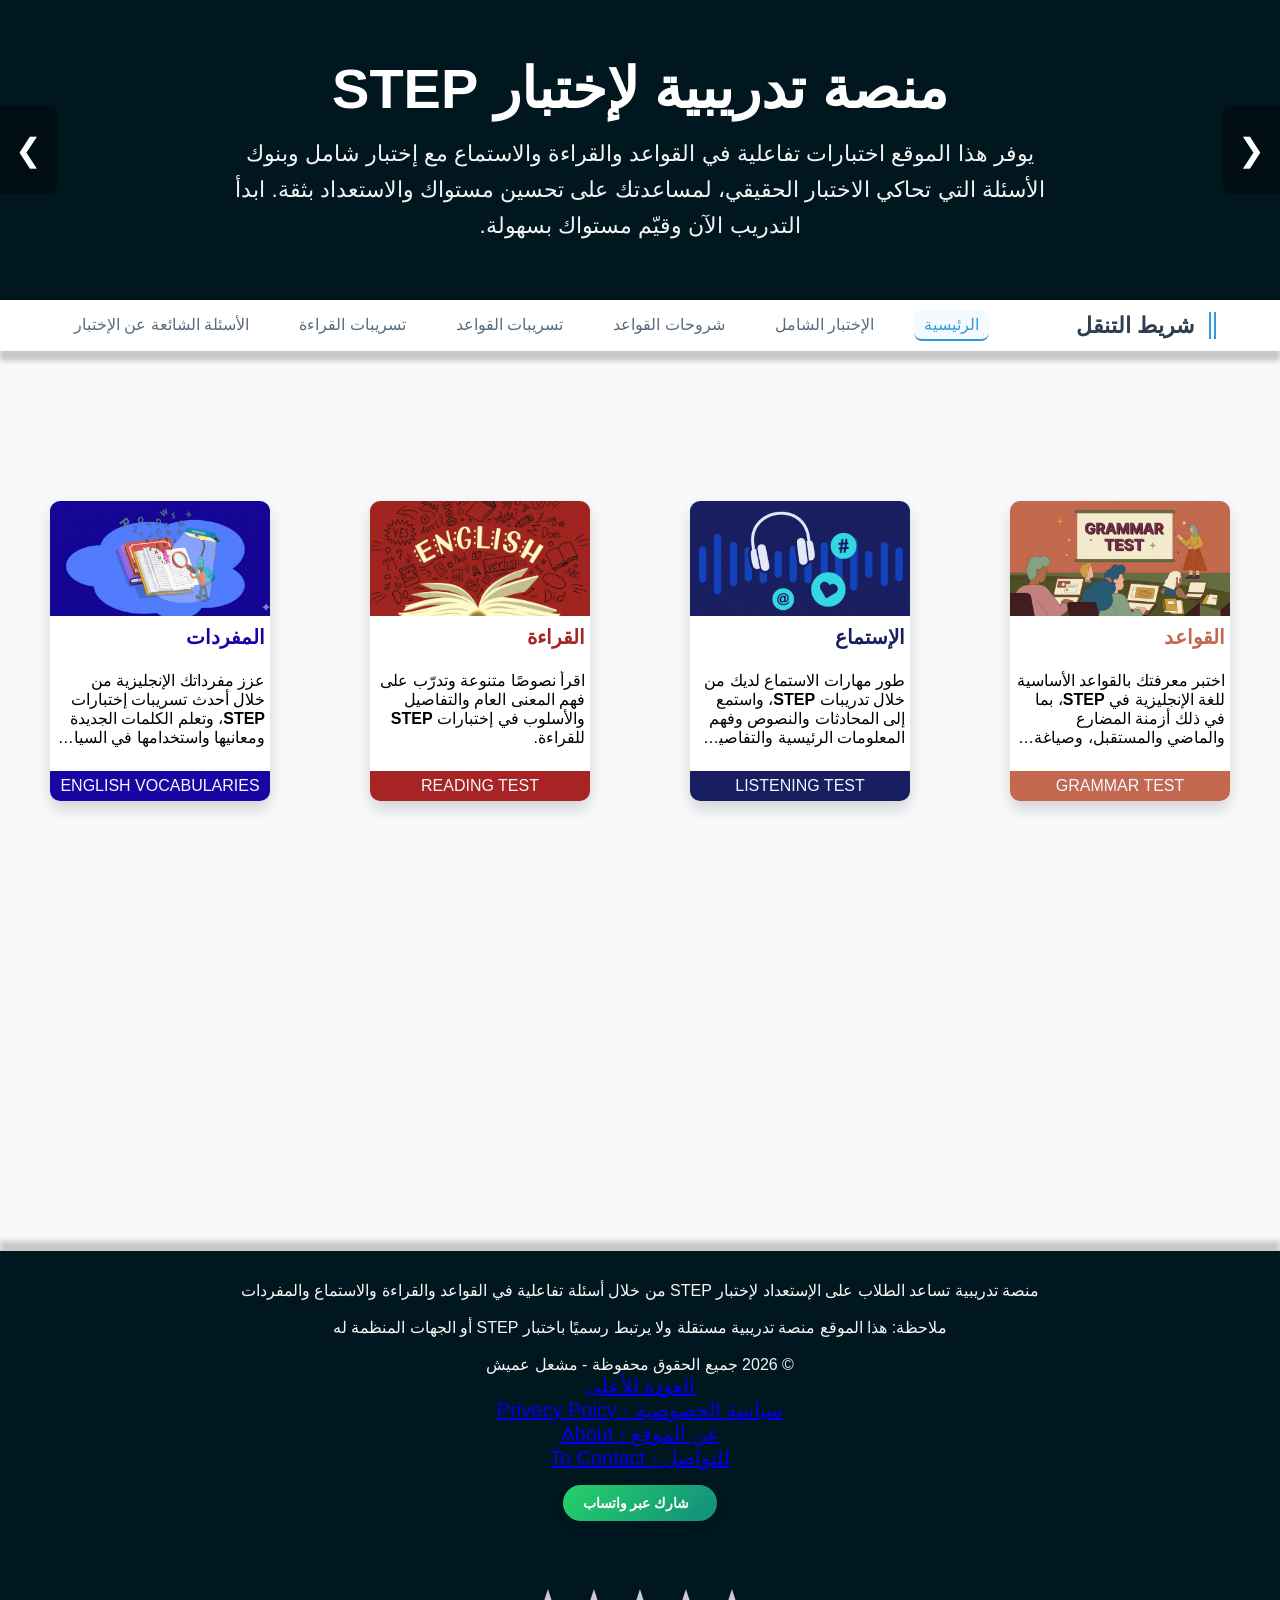
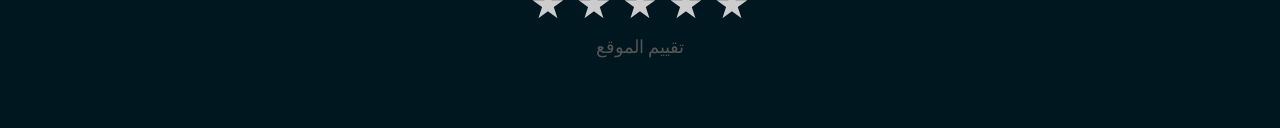
<file: index.html>
<!doctype html>
<html lang="ar" dir="rtl">
  <head>
    <meta charset="UTF-8" />
    <meta name="viewport" content="width=device-width, initial-scale=1.0" />

    <title>
      إختبارات ستيب تجريبية لجميع أقسامه مع بنوك الأسئلة الأكثر تكرارا وشروحات القواعد | STEP
      Practice Exam
    </title>
    <meta
      name="description"
      content="منصة STEP English التدريبية: دليلك الشامل للتدريب على اختبار الستيب بجميع أقسامه. نماذج محاكية، مفردات مكررة، بنوك أسئلة وشرح للقواعد والصوتيات لتحقيق أعلى الدرجات."
    />
    <meta
      name="keywords"
      content="اختبار ستيب, STEP English, نماذج ستيب, قواعد ستيب, مفردات ستيب, استماع ستيب, قياس, تدريب ستيب"
    />

    <link rel="stylesheet" href="homepage.css" />
    <link rel="stylesheet" href="navbar.css" />
    <link rel="stylesheet" href="rating.css" />
    <link rel="stylesheet" href="slide.css" />

    <link
      rel="icon"
      type="image/png"
      href="https://meshalomaysh-cloud.github.io/StepExam/favicon.png"
    />
    <link
      rel="shortcut icon"
      href="https://meshalomaysh-cloud.github.io/StepExam/favicon.png"
      type="image/png"
    />

    <meta property="og:type" content="website" />
    <meta
      property="og:url"
      content="https://meshalomaysh-cloud.github.io/StepExam/"
    />
    <meta property="og:title" content="STEP English - منصة تدريب اختبار ستيب" />
    <meta
      property="og:description"
      content="دليلك الشامل للتدريب على الإختبار STEP. كلمات، قواعد، ونماذج تدريبية."
    />
    <meta
      property="og:image"
      content="https://meshalomaysh-cloud.github.io/StepExam/favicon.png"
    />
    <meta property="og:image:width" content="1200" />
    <meta property="og:image:height" content="630" />
    <meta property="og:image:type" content="image/png" />

    <meta name="twitter:card" content="summary_large_image" />
    <meta
      name="twitter:url"
      content="https://meshalomaysh-cloud.github.io/StepExam/"
    />
    <meta
      name="twitter:title"
      content="STEP English - منصة تدريب اختبار ستيب"
    />
    <meta
      name="twitter:description"
      content="دليلك الشامل للتدريب على الإختبار STEP. كلمات، قواعد، ونماذج تدريبية."
    />
    <meta
      name="twitter:image"
      content="https://meshalomaysh-cloud.github.io/StepExam/favicon.png"
    />
  </head>

  <body>
    <section style="display: none">
      <h1>
        موقع تدريبي يغطي جميع أقسام الستيب: قواعد، إستماع، قراءة، والمفردات
        الإكثر تكرارا مع بنوك الأسئلة المسربة
      </h1>
      <p>This platform covers the most frequent words in the STEP exam...</p>
      <p>
        موقع للتدريب على إختبارات ستيب بأسئلة تفاعلية والمفردات المسربة والقواعد
        المكررة وأيضا إختبار إستماع مع الصوتيات
      </p>
    marCollection.html" class="links">تسريبات القواعد</a>
        <a href="readingCollection.html" class="links">تسريبات القراءة</a>
      </section>
<header class="slider">
  
  <div class="slides-container" id="slider">
    
    <section class="slide" style="background-color: #00171f">
      <div class="content">
        <h1>منصة تدريبية لإختبار STEP</h1>
        <p>
          يوفر هذا الموقع اختبارات تفاعلية في القواعد والقراءة والاستماع مع إختبار شامل وبنوك الأسئلة التي تحاكي الاختبار الحقيقي، لمساعدتك على تحسين مستواك والاستعداد بثقة. ابدأ التدريب الآن وقيّم مستواك بسهولة.
        </p>
      </div>
    </section>

    <section class="slide" style="background-color: #215e61">
      <div class="content">
        <h2>ماهو إختبار STEP؟</h2>
        <p>
          اختبار STEP هو اختبار يقيس مستوى اللغة الإنجليزية لدى الطلاب في مهارات القواعد والقراءة والاستماع والمفردات، ويُستخدم في العديد من الجامعات والوظائف في المملكة العربية السعودية. ابدأ التدريب الآن من خلال أسئلة تفاعلية تحاكي اختبار STEP الحقيقي.
        </p>
      </div>
    </section>

    <section class="slide" style="background-color: #c3684f">
      <div class="content">
        <h2>قسم القواعد</h2>
        <p>
          يقيس هذا القسم فهمك لقواعد اللغة الإنجليزية، مثل الأزمنة، وأدوات الربط، وبناء الجمل الصحيحة. تدرّب على أسئلة مشابهة لأسئلة اختبار STEP لتطوير دقتك اللغوية.
        </p>
      </div>
    </section>

    <section class="slide" style="background-color: #191e61">
      <div class="content">
        <h2>قسم الإستماع</h2>
        <p>
          في هذا القسم تستمع إلى مقاطع صوتية قصيرة ثم تجيب عن أسئلة تتعلق بما سمعت. يساعدك التدريب على تحسين مهارة الفهم السمعي والتركيز أثناء الاستماع.
        </p>
      </div>
    </section>

    <section class="slide" style="background-color: #a82323">
      <div class="content">
        <h2>قسم القراءة</h2>
        <p>
          يتضمن هذا القسم نصوصًا قصيرة يتبعها مجموعة من الأسئلة لقياس قدرتك على الفهم والاستنتاج. التدريب المستمر يساعدك على قراءة النصوص بسرعة وفهم الأفكار الرئيسية.
        </p>
      </div>
    </section>

    <section class="slide" style="background-color: #1a05a2">
      <div class="content">
        <h2>قسم المفردات</h2>
        <p>
          يحتوي هذا القسم على مجموعة من الكلمات الشائعة في اختبار STEP مع معانيها وأمثلة عليها يساعدك ذلك على توسيع حصيلتك اللغوية وتحسين أدائك في الاختبار.
        </p>
      </div>
    </section>

  </div> 

  
  <button class="nav-btn prev" onclick="scrollSlider(1)">&#10094;</button>
  <button class="nav-btn next" onclick="scrollSlider(-1)">&#10095;</button>

</header>
    <nav id="navbar">
      <a id="navbar-brand" href="#">شريط التنقل</a>

      <div class="navbar-nav">
        <a href="index.html" class="links active">الرئيسية</a>
        <a href="fulltest.html" class="links">الإختبار الشامل</a>
        <a href="explain.html" class="links">شروحات القواعد</a>
        <a href="grammarCollection" class="links">تسريبات القواعد</a>
        <a href="readingCollection" class="links">تسريبات القراءة</a>
        <a href="commonQuestions" class="links"> الأسئلة الشائعة عن الإختبار</a>
        
      </div>
    </nav>

    <div id="card-container">
      <div class="card">
        <img
          src="grammar image.jpg"
          alt="An image describing the grammar section "
        />
        <b style="color: #c3684f">القواعد</b>
        <br />
        <p class="card-p">
          اختبر معرفتك بالقواعد الأساسية للغة الإنجليزية في <strong>STEP</strong>، بما في ذلك
          أزمنة المضارع والماضي والمستقبل، وصياغة الجمل الصحيحة.
        </p>
        <a
          class="test-button"
          style="background-color: #c3684f"
          href="grammar.html"
          >Grammar Test</a
        >
      </div>

      <div class="card">
        <img
          src="listening image.jpg"
          alt="An image describing the listening section "
        />
        <b style="color: #191e61">الإستماع</b>
        <br />
        <p class="card-p">
          طور مهارات الاستماع لديك من خلال تدريبات <strong>STEP</strong>، واستمع إلى المحادثات
          والنصوص وفهم المعلومات الرئيسية والتفاصيل الدقيقة.
        </p>
        <a
          class="test-button"
          style="background-color: #191e61"
          href="listening.html"
          >Listening Test</a
        >
      </div>

      <div class="card">
        <img
          src="reading image.jpg"
          alt="An image describing the reading section "
        />
        <b style="color: #a82323">القراءة</b>
        <br />
        <p class="card-p">
          اقرأ نصوصًا متنوعة وتدرّب على فهم المعنى العام والتفاصيل والأسلوب في
          إختبارات <strong>STEP</strong> للقراءة.
        </p>
        <a
          class="test-button"
          style="background-color: #a82323"
          href="reading.html"
          >Reading Test</a
        >
      </div>
      <div class="card">
        <img
          src="voc image.jpg"
          alt="An image describing the vocabularies section "
        />
        <b style="color: #1a05a2">المفردات</b>
        <br />
        <p class="card-p">
          عزز مفرداتك الإنجليزية من خلال أحدث تسريبات إختبارات <strong>STEP</strong>، وتعلم
          الكلمات الجديدة ومعانيها واستخدامها في السياق الصحيح.
        </p>
        <a class="test-button" style="background-color: #1a05a2" href="voc.html"
          >English Vocabularies</a
        >
      </div>
    </div>
    <section id="footer">
      <footer>
        <p>
          منصة تدريبية تساعد الطلاب على الإستعداد لإختبار STEP من خلال أسئلة
          تفاعلية في القواعد والقراءة والاستماع والمفردات <br /><br />ملاحظة:
          هذا الموقع منصة تدريبية مستقلة ولا يرتبط رسميًا باختبار STEP أو الجهات
          المنظمة له<br /><br />
          © 2026 جميع الحقوق محفوظة - مشعل عميش
        </p>
        <a href="#" style="font-size: 20px">العودة للأعلى</a><br />
        <a href="privecy.html" style="font-size: 20px"
          >سياسة الخصوصية - Privecy Poicy</a
        ><br />
        <a href="about.html" style="font-size: 20px"> عن الموقع - About</a
        ><br />
        <a href="contact.html" style="font-size: 20px">للتواصل - To Contact</a>
        <div class="footer-share-container">
          <a
            href="https://api.whatsapp.com/send?text=جرّب%20هذا%20الموقع%20للتحضير%20لإختبار%20ستيب!%20https://meshalomaysh-cloud.github.io/StepExam"
            target="_blank"
            class="whatsapp-share-btn"
          >
            <span class="icon-ws"></span> شارك عبر واتساب
          </a>
        </div>
        <section class="rating-container">
          <div class="stars" id="star-rating">
            <span class="star" data-value="5">&#9733;</span>
            <span class="star" data-value="4">&#9733;</span>
            <span class="star" data-value="3">&#9733;</span>
            <span class="star" data-value="2">&#9733;</span>
            <span class="star" data-value="1">&#9733;</span>
          </div>
          <p id="rating-message">تقييم الموقع</p>
        </section>
      </footer>
    </section>
    <script src="header.js"></script>
    <section style="display: none">
      <h2>Keywords for STEP Preparation - كلمات إختبار ستيب</h2>
      <p>
        This platform covers the most frequent words in the STEP exam, including
        nouns, verbs, and adjectives. It is designed for students in Saudi
        Arabia taking the Qiyas exam. Focus areas: Academic vocabulary, context
        sentences, grammar, listening, and Arabic translations for the
        Standardized Test of English Proficiency.
      </p>
      <p>
        تعتبر هذه المنصة المصدر الشامل لأهم كلمات اختبار ستيب (STEP) الأكاديمية.
        نركز على مساعدة الطلاب في المملكة العربية السعودية لاجتياز اختبار ستيب.
        تشمل المنصة: مفردات ستيب مترجمة، قواعد اللغة الإنجليزية، تدريبات
        القراءة، ونماذج استماع محاكية للاختبار.
      </p>
    </section>
  </body>
</html>
</file>
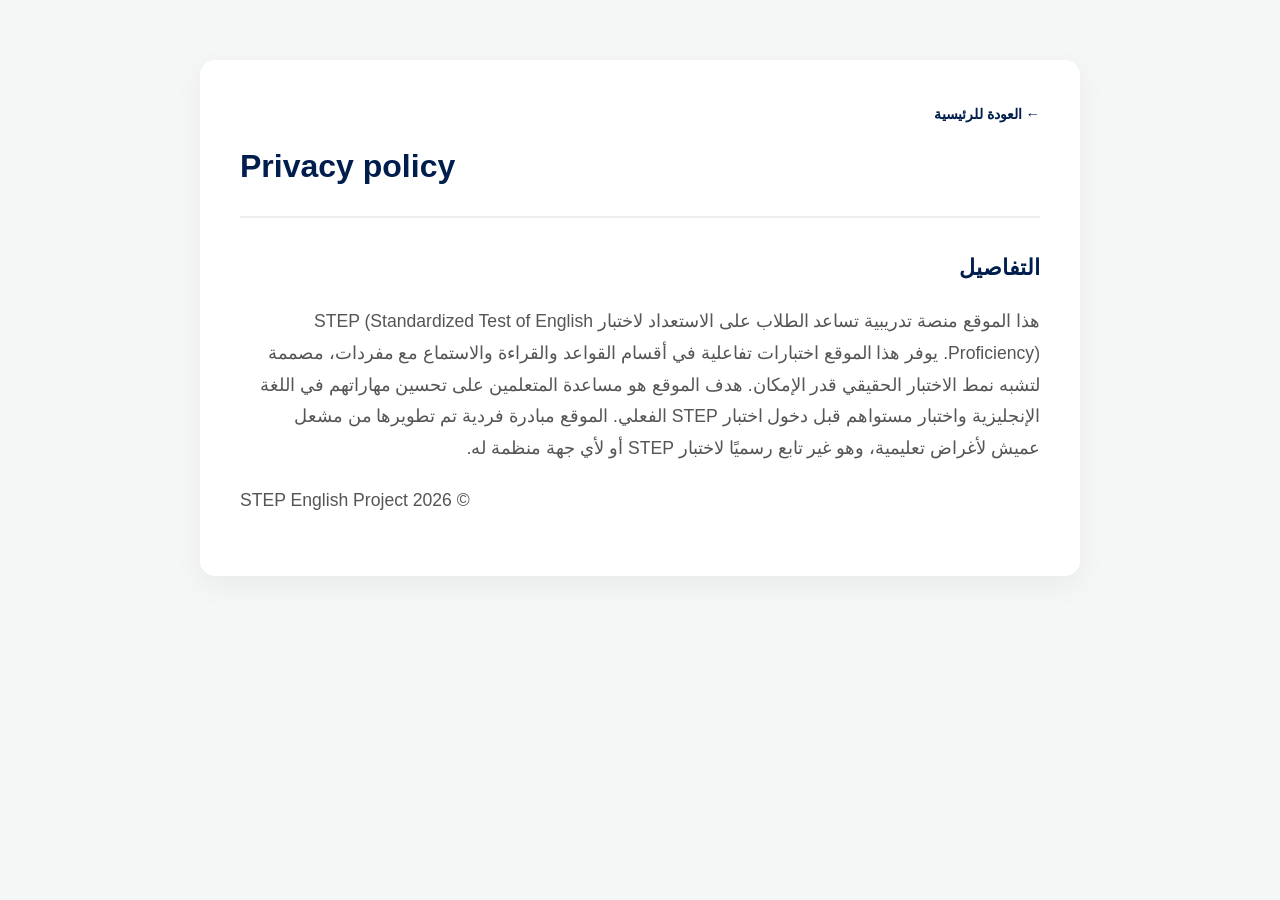
<file: about.html>
<!DOCTYPE html>
<html lang="ar" dir="rtl">
<head>
    <meta charset="UTF-8">
    <meta name="viewport" content="width=device-width, initial-scale=1.0">
    <title>عن الموقع</title>
    <link rel="stylesheet" href="info-pages.css">
      <link
      rel="icon"
      type="image/png"
      href="favicon.png"
      alt="The website icon, it is a circular image containing STEP English at the the top, a practice website at the bottom written in Arabic, and a middle orange image."
    />
    </head>
<body>
    <div class="info-container">
        <header class="info-header">
            <a href="index.html" class="back-btn">← العودة للرئيسية</a>
            <h1 style="text-align: left;">Privacy policy</h1>
        </header>

        <main class="info-content">
            <section>
                <h2>التفاصيل</h2>
             <p>

هذا الموقع منصة تدريبية تساعد الطلاب على الاستعداد لاختبار STEP (Standardized Test of English Proficiency).

يوفر هذا الموقع اختبارات تفاعلية في أقسام القواعد والقراءة والاستماع مع مفردات، مصممة لتشبه نمط الاختبار الحقيقي قدر الإمكان.

هدف الموقع هو مساعدة المتعلمين على تحسين مهاراتهم في اللغة الإنجليزية واختبار مستواهم قبل دخول اختبار STEP الفعلي.

الموقع مبادرة فردية تم تطويرها من مشعل عميش لأغراض تعليمية، وهو غير تابع رسميًا لاختبار STEP أو لأي جهة منظمة له.</p>
            </section>
        </main>

        <footer class="info-footer">
            <p style="text-align: left;">&copy; 2026 STEP English Project</p>
        </div>
    </div>
</body>
</html>
</file>
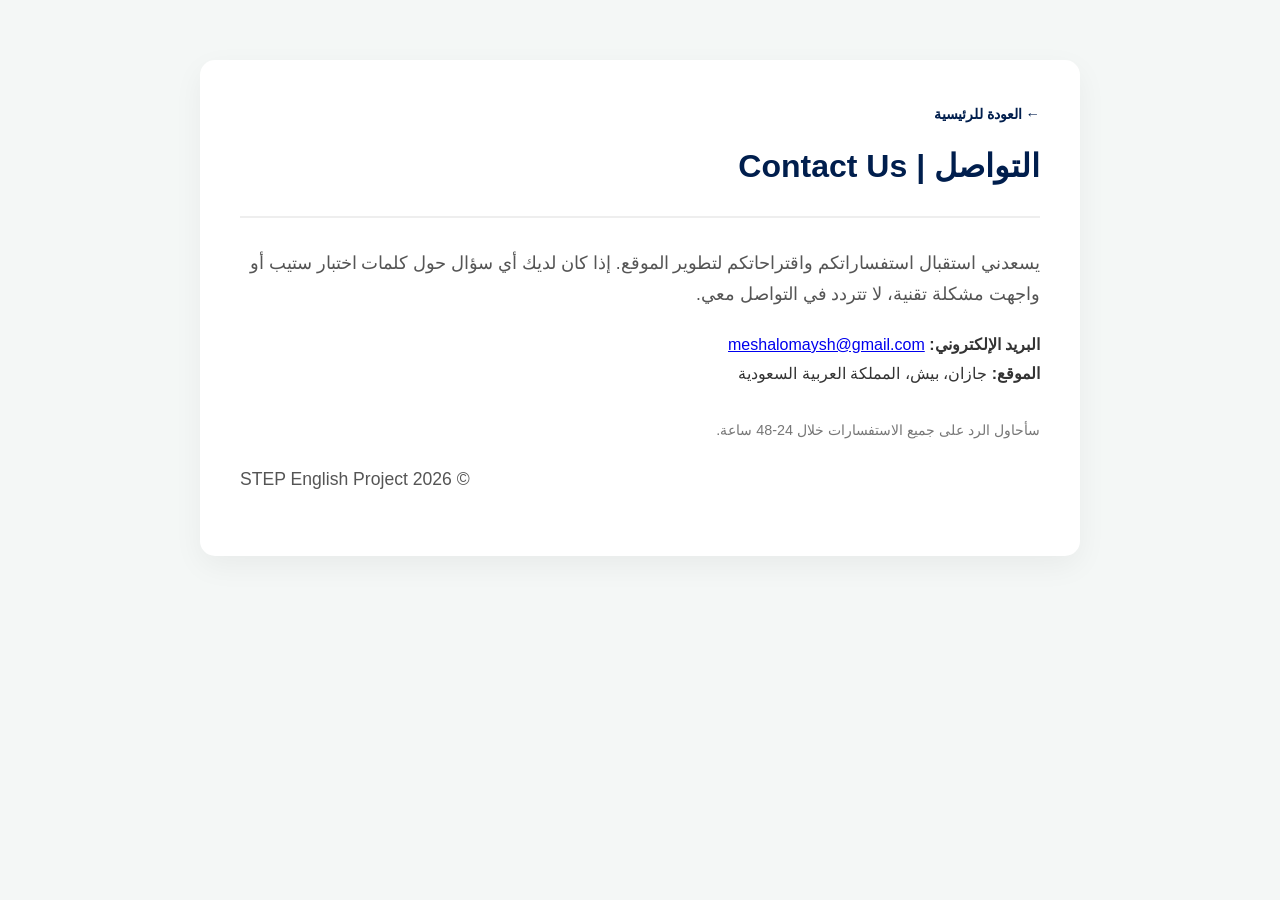
<file: contact.html>
<!doctype html>
<html lang="ar" dir="rtl">
  <head>
    <meta charset="UTF-8" />
    <meta name="viewport" content="width=device-width, initial-scale=1.0" />
    <title>التواصل - To contact</title>
    <link rel="stylesheet" href="info-pages.css" />
    <link rel="icon" type="image/png" href="favicon.png"  alt="The website icon, it is a circular image containing STEP English at the the top, a practice website at the bottom written in Arabic, and a middle orange image."/>
  </head>
  <body>
    <div class="info-container">
      <header class="info-header">
        <a href="index.html" class="back-btn">← العودة للرئيسية</a>
        <h1>التواصل | Contact Us</h1>
      </header>

      <main class="info-content">
        <p>
          يسعدني استقبال استفساراتكم واقتراحاتكم لتطوير الموقع. إذا كان لديك أي
          سؤال حول كلمات اختبار ستيب أو واجهت مشكلة تقنية، لا تتردد في التواصل
          معي.
        </p>

        <div class="contact-card">
          <div class="contact-item">
            <strong>البريد الإلكتروني:</strong>
            <a href="mailto:meshalomaysh@gmail.com" style="text-align: left"
              >meshalomaysh@gmail.com</a
            >
          </div>

          <div class="contact-item">
            <strong>الموقع:</strong>
            <span>جازان، بيش، المملكة العربية السعودية</span>
          </div>
        </div>

        <p style="margin-top: 30px; font-size: 0.9rem; color: #777">
          سأحاول الرد على جميع الاستفسارات خلال 24-48 ساعة.
        </p>
      </main>

      <footer class="info-footer">
        <p style="text-align: left">&copy; 2026 STEP English Project</p>
      </footer>
    </div>
  </body>
</html>
</file>
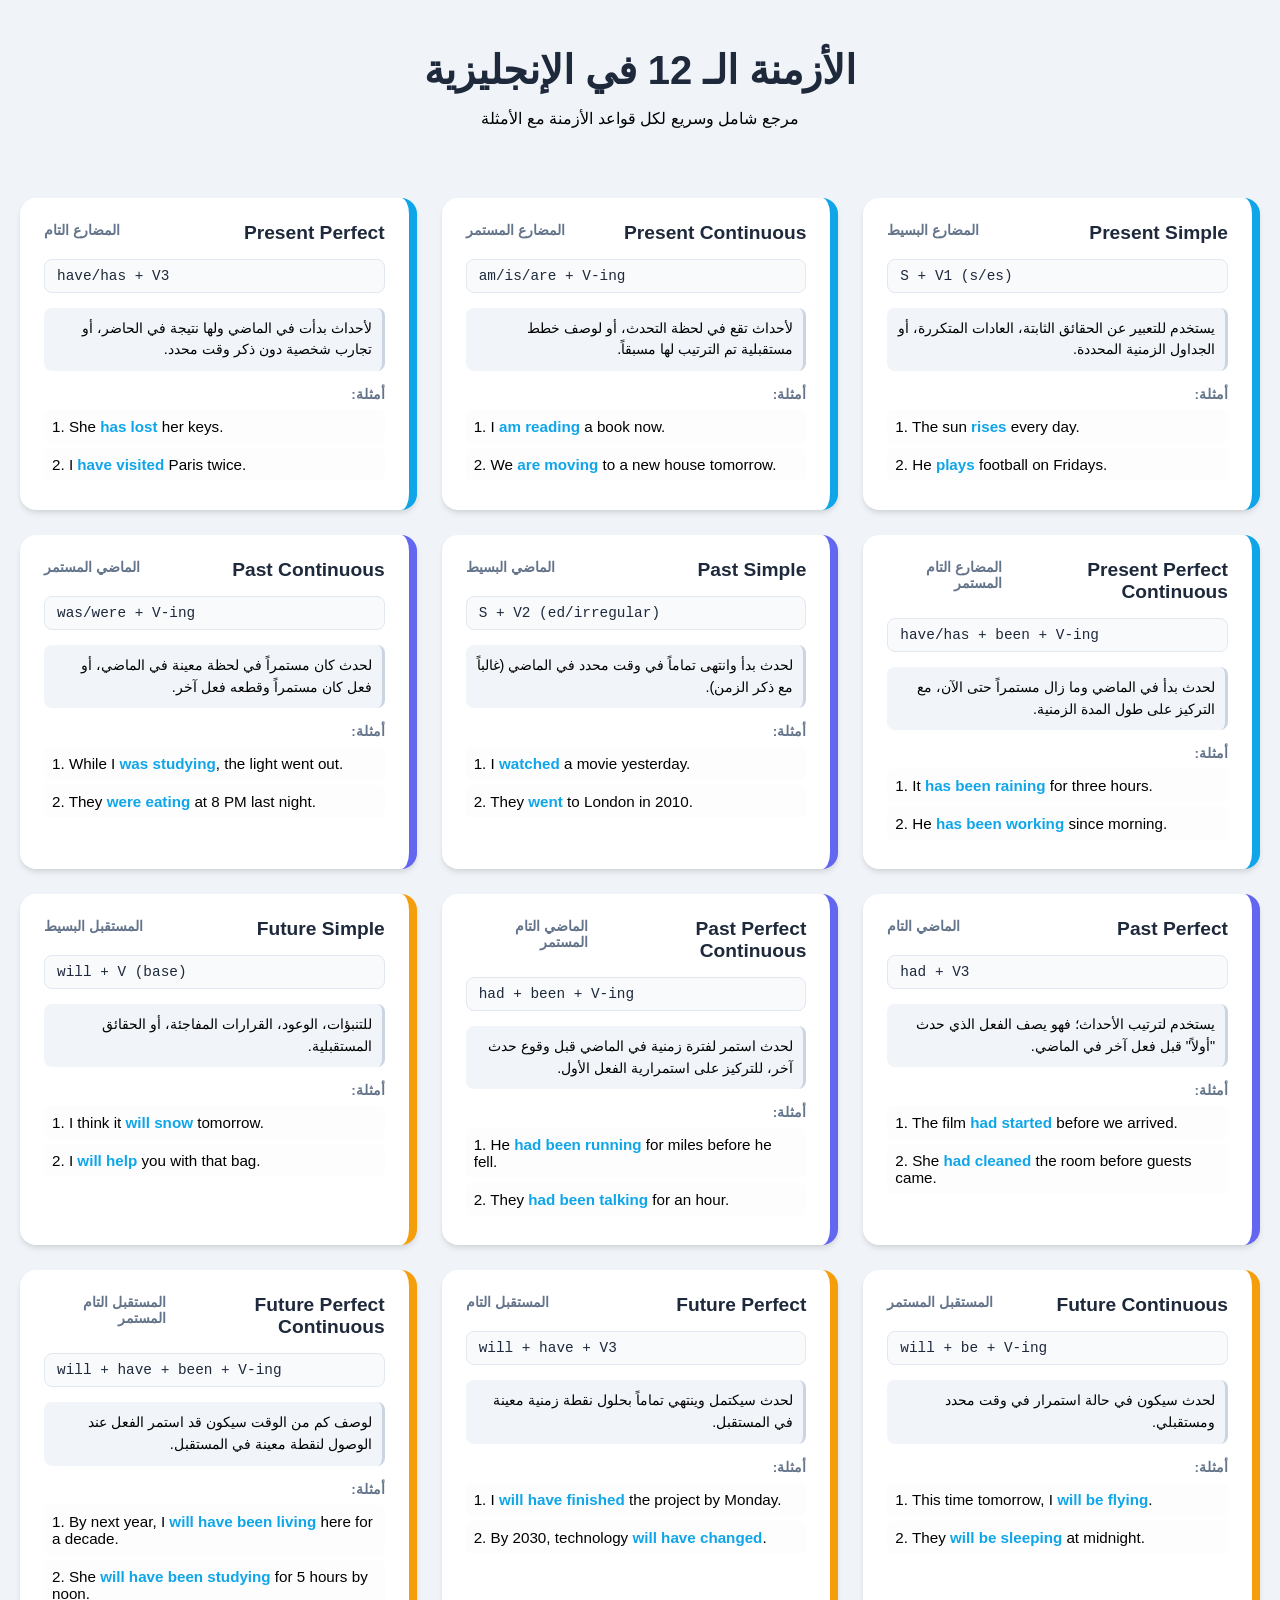
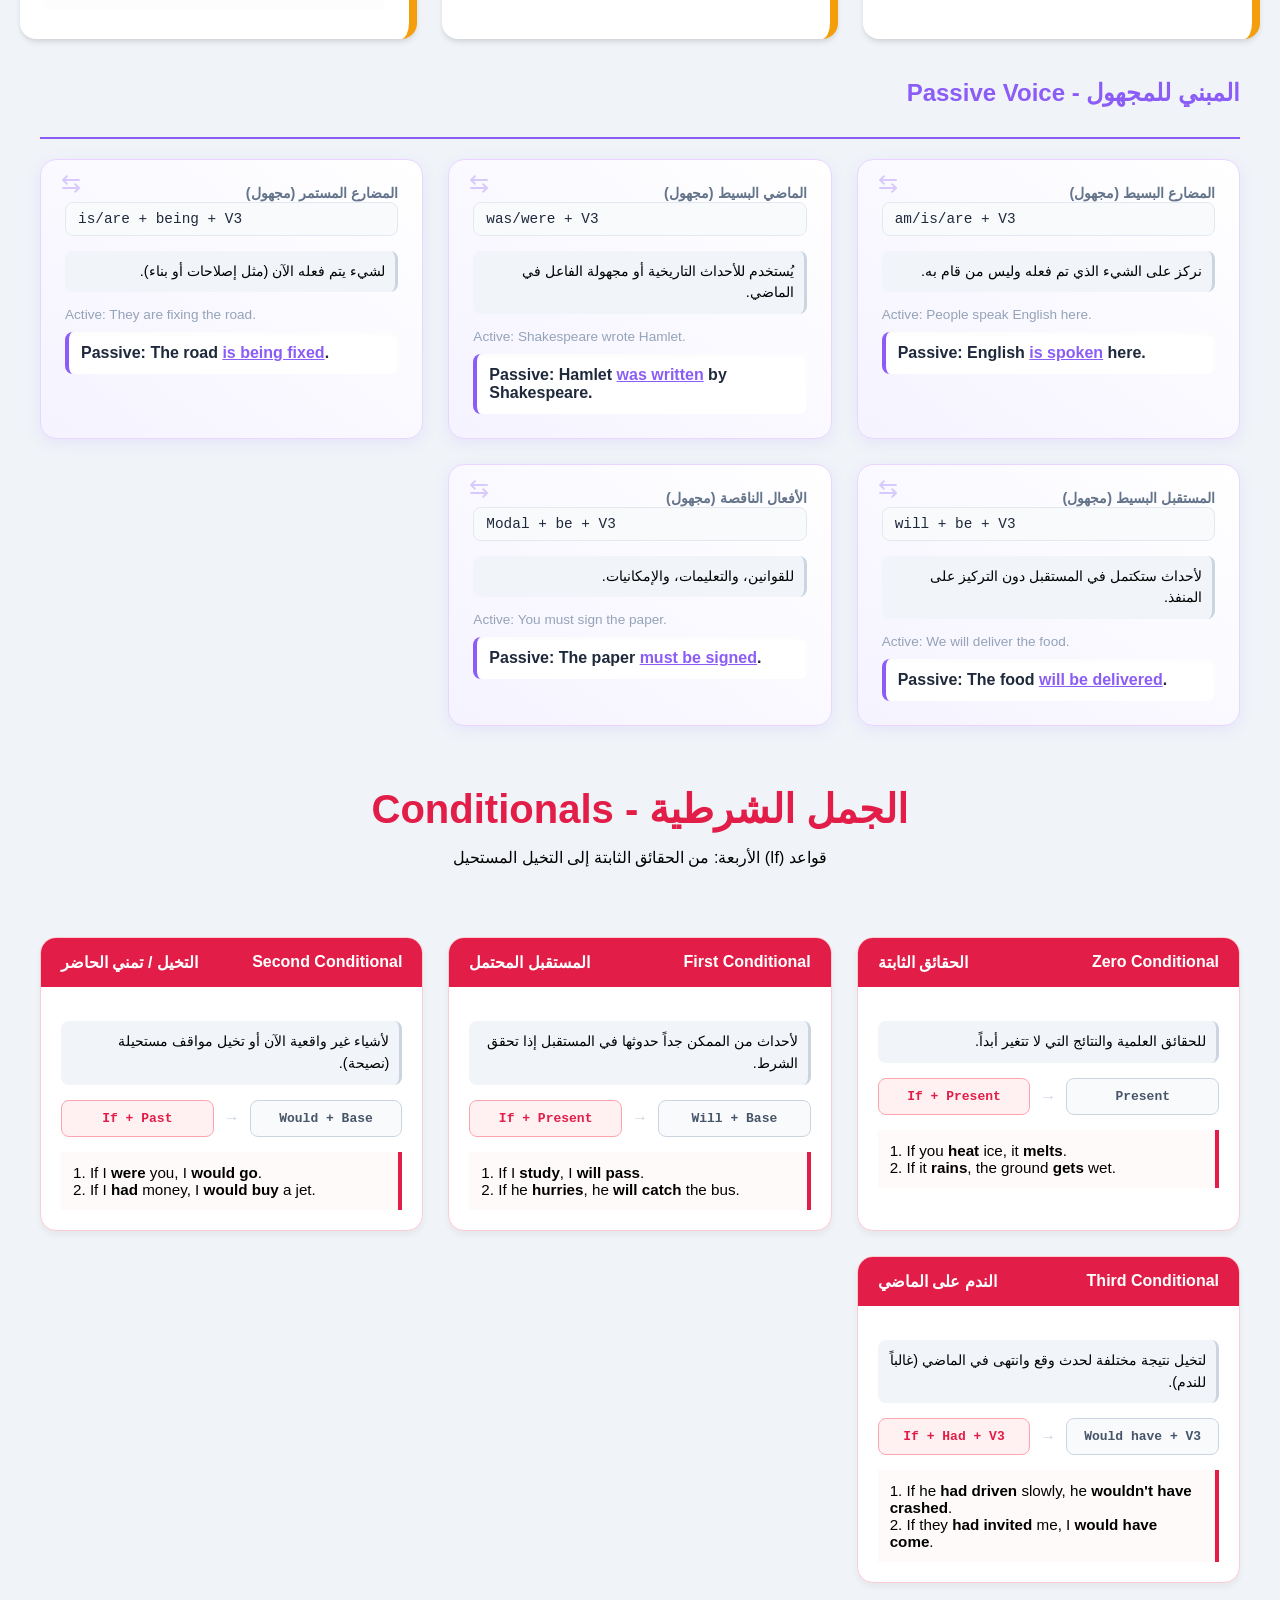
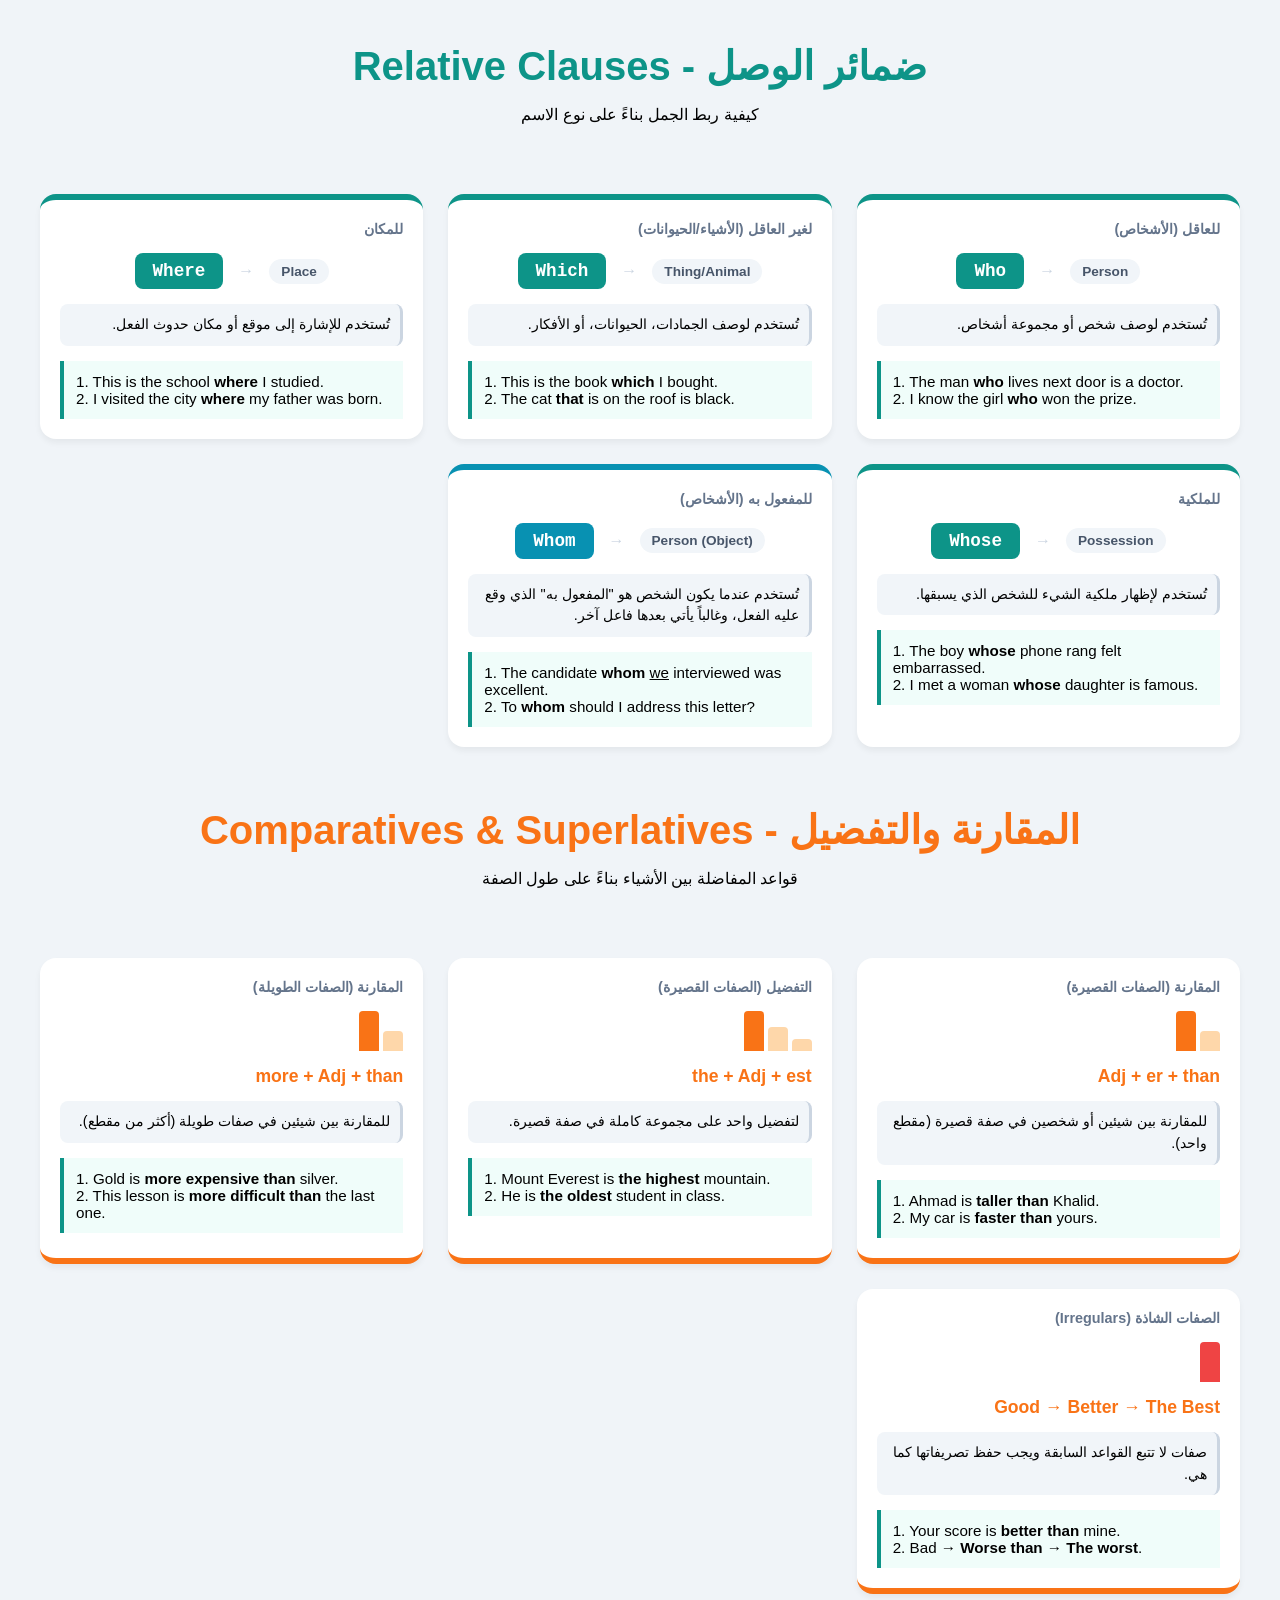
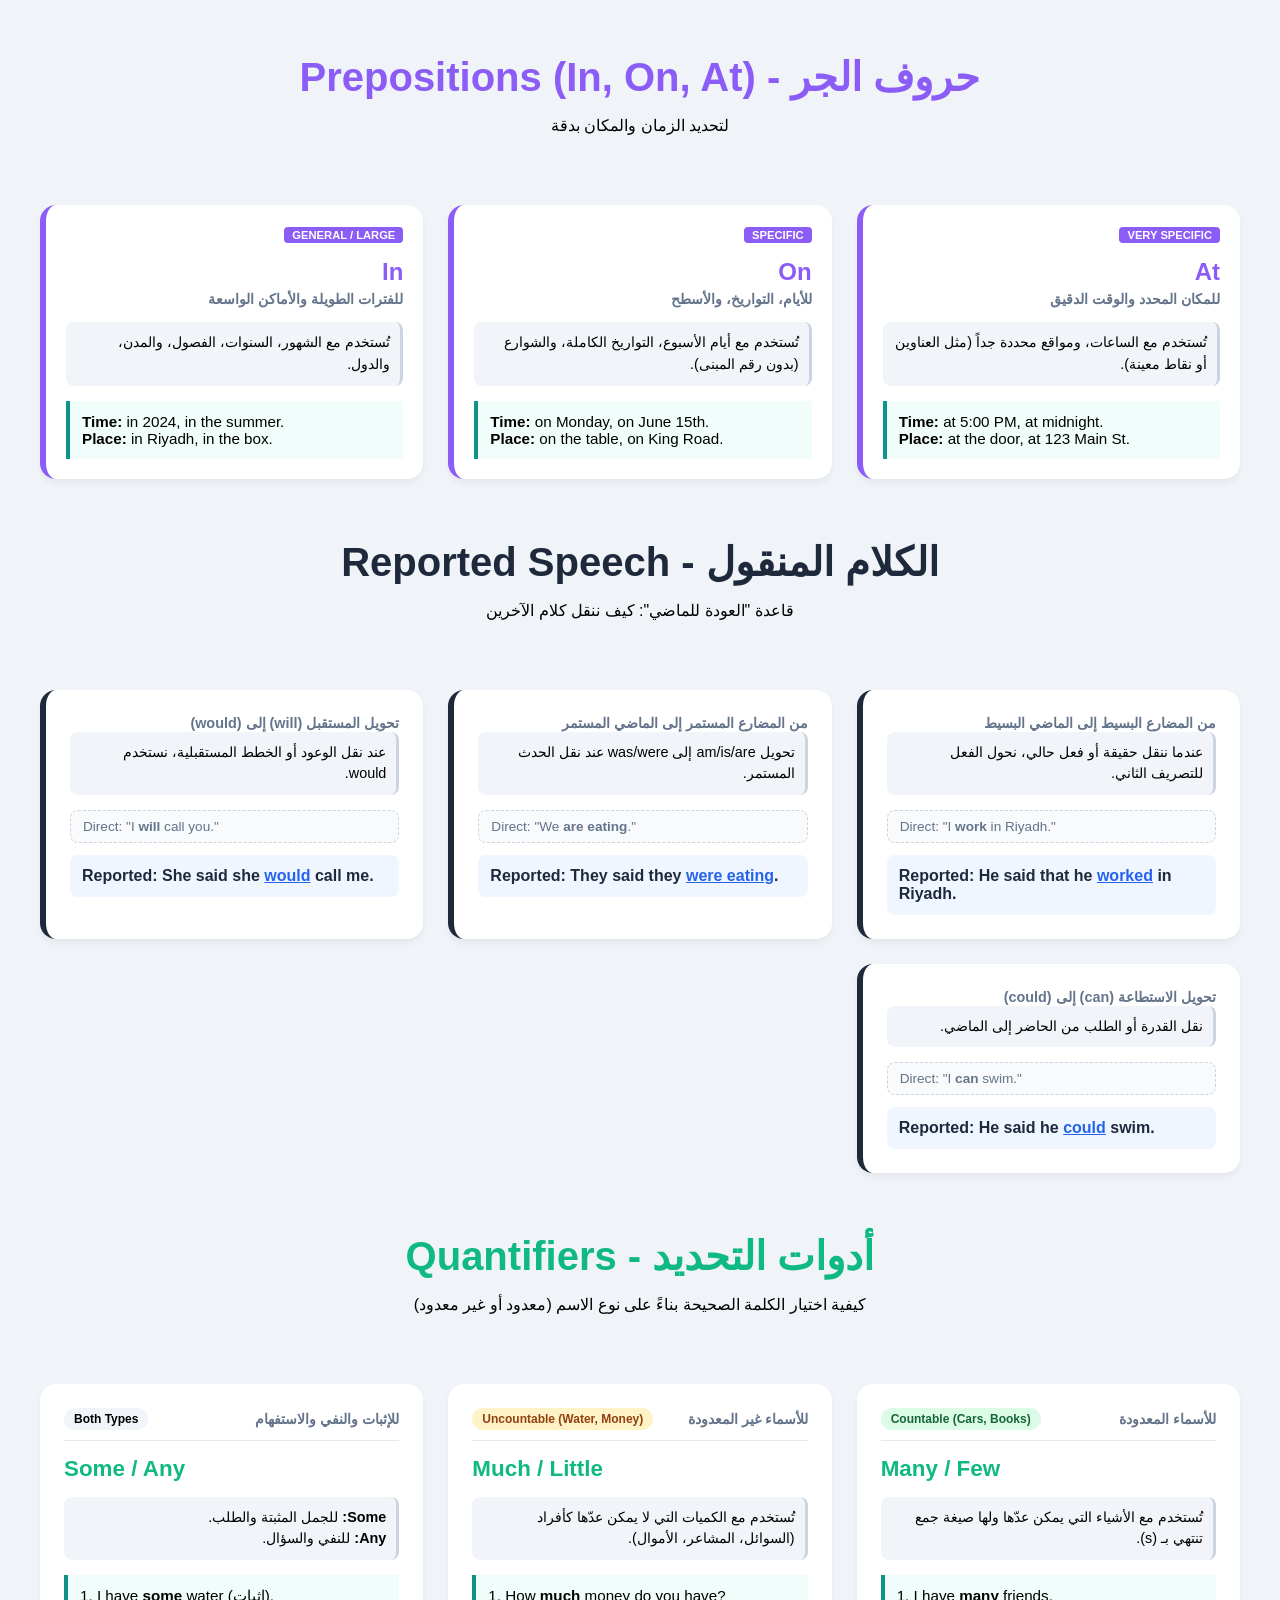
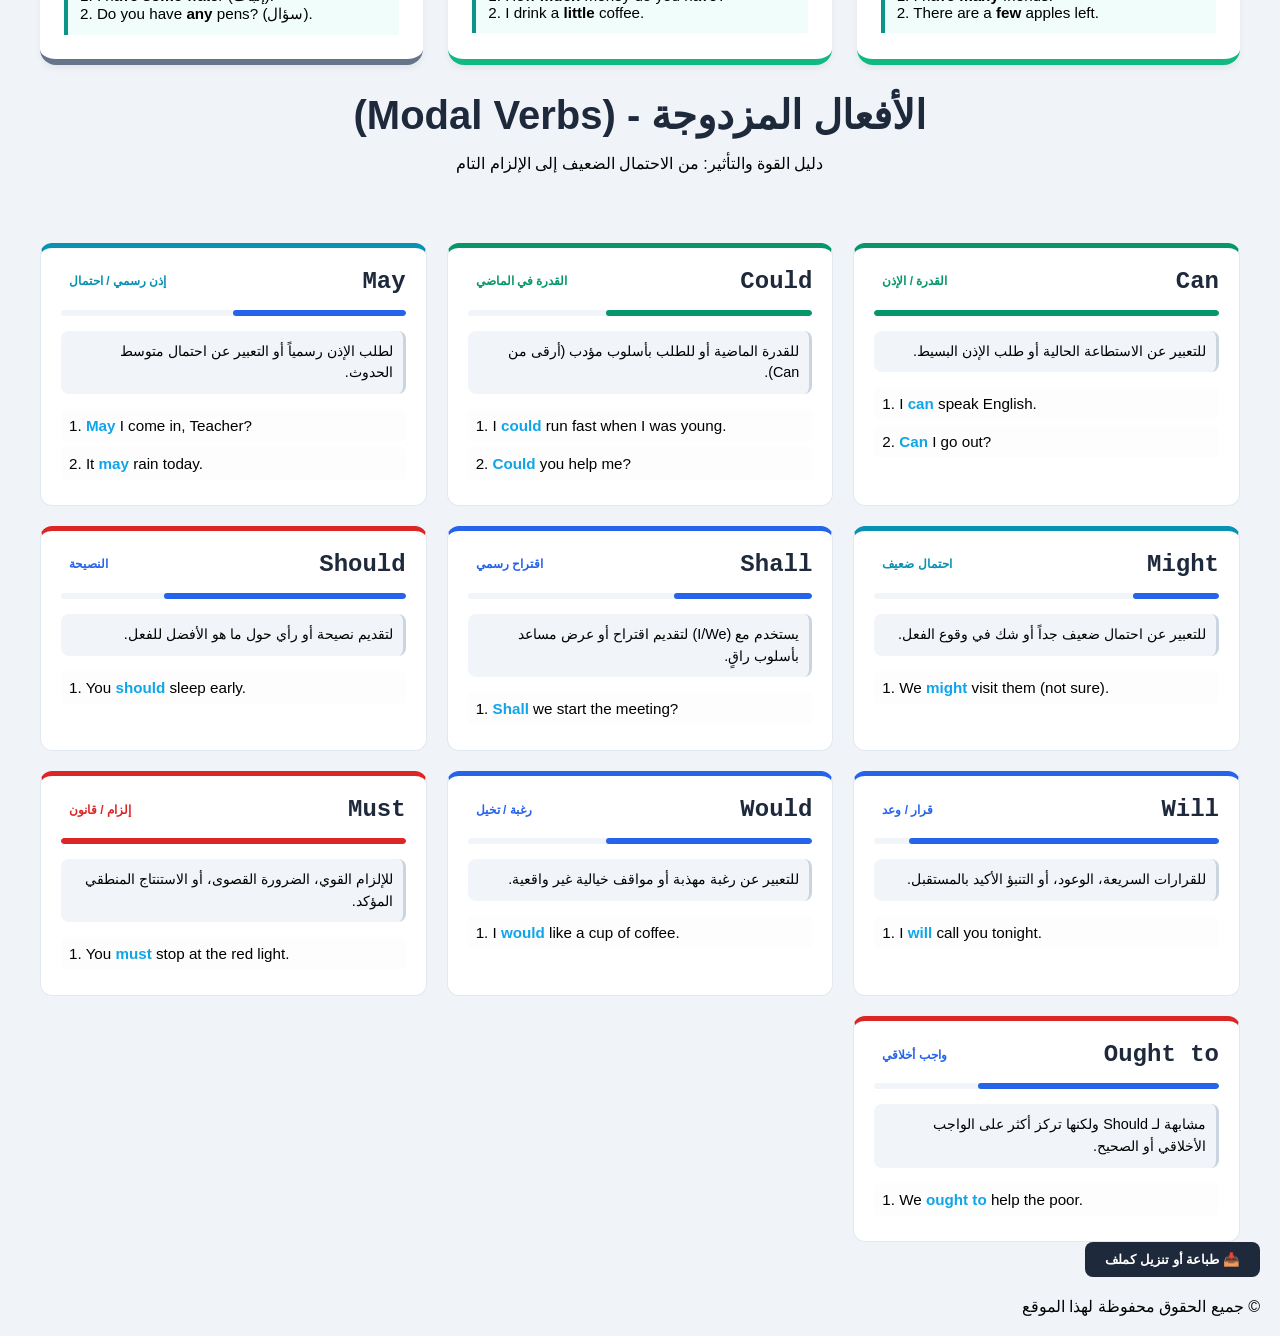
<file: explain.html>
<!doctype html>
<html lang="ar" dir="rtl">
  <head>
    <meta charset="UTF-8" />
    <meta name="viewport" content="width=device-width, initial-scale=1.0" />
    <title>شروحات القواعد</title>
    <link rel="stylesheet" href="explain.css" />
    <link
      rel="icon"
      type="image/png"
      href="favicon.png"
      alt="The website icon, it is a circular image containing STEP English at the the top, a practice website at the bottom written in Arabic, and a middle orange image."
    />
  </head>
  <body>
    <header class="main-header">
      <h1>الأزمنة الـ 12 في الإنجليزية</h1>
      <p>مرجع شامل وسريع لكل قواعد الأزمنة مع الأمثلة</p>
    </header>
    <div class="tenses-grid">
      <div class="tense-card present-card">
        <div class="card-header">
          <span class="en-name">Present Simple</span>
          <span class="ar-name">المضارع البسيط</span>
        </div>
        <div class="formula-tag">S + V1 (s/es)</div>
        <div class="tense-definition">
          يستخدم للتعبير عن الحقائق الثابتة، العادات المتكررة، أو الجداول
          الزمنية المحددة.
        </div>
        <div class="examples-title">أمثلة:</div>
        <div class="example-item">1. The sun <b>rises</b> every day.</div>
        <div class="example-item">2. He <b>plays</b> football on Fridays.</div>
      </div>

      <div class="tense-card present-card">
        <div class="card-header">
          <span class="en-name">Present Continuous</span>
          <span class="ar-name">المضارع المستمر</span>
        </div>
        <div class="formula-tag">am/is/are + V-ing</div>
        <div class="tense-definition">
          لأحداث تقع في لحظة التحدث، أو لوصف خطط مستقبلية تم الترتيب لها مسبقاً.
        </div>
        <div class="examples-title">أمثلة:</div>
        <div class="example-item">1. I <b>am reading</b> a book now.</div>
        <div class="example-item">
          2. We <b>are moving</b> to a new house tomorrow.
        </div>
      </div>

      <div class="tense-card present-card">
        <div class="card-header">
          <span class="en-name">Present Perfect</span>
          <span class="ar-name">المضارع التام</span>
        </div>
        <div class="formula-tag">have/has + V3</div>
        <div class="tense-definition">
          لأحداث بدأت في الماضي ولها نتيجة في الحاضر، أو تجارب شخصية دون ذكر وقت
          محدد.
        </div>
        <div class="examples-title">أمثلة:</div>
        <div class="example-item">1. She <b>has lost</b> her keys.</div>
        <div class="example-item">2. I <b>have visited</b> Paris twice.</div>
      </div>

      <div class="tense-card present-card">
        <div class="card-header">
          <span class="en-name">Present Perfect Continuous</span>
          <span class="ar-name">المضارع التام المستمر</span>
        </div>
        <div class="formula-tag">have/has + been + V-ing</div>
        <div class="tense-definition">
          لحدث بدأ في الماضي وما زال مستمراً حتى الآن، مع التركيز على طول المدة
          الزمنية.
        </div>
        <div class="examples-title">أمثلة:</div>
        <div class="example-item">
          1. It <b>has been raining</b> for three hours.
        </div>
        <div class="example-item">
          2. He <b>has been working</b> since morning.
        </div>
      </div>

      <div class="tense-card past-card">
        <div class="card-header">
          <span class="en-name">Past Simple</span>
          <span class="ar-name">الماضي البسيط</span>
        </div>
        <div class="formula-tag">S + V2 (ed/irregular)</div>
        <div class="tense-definition">
          لحدث بدأ وانتهى تماماً في وقت محدد في الماضي (غالباً مع ذكر الزمن).
        </div>
        <div class="examples-title">أمثلة:</div>
        <div class="example-item">1. I <b>watched</b> a movie yesterday.</div>
        <div class="example-item">2. They <b>went</b> to London in 2010.</div>
      </div>

      <div class="tense-card past-card">
        <div class="card-header">
          <span class="en-name">Past Continuous</span>
          <span class="ar-name">الماضي المستمر</span>
        </div>
        <div class="formula-tag">was/were + V-ing</div>
        <div class="tense-definition">
          لحدث كان مستمراً في لحظة معينة في الماضي، أو فعل كان مستمراً وقطعه فعل
          آخر.
        </div>
        <div class="examples-title">أمثلة:</div>
        <div class="example-item">
          1. While I <b>was studying</b>, the light went out.
        </div>
        <div class="example-item">
          2. They <b>were eating</b> at 8 PM last night.
        </div>
      </div>

      <div class="tense-card past-card">
        <div class="card-header">
          <span class="en-name">Past Perfect</span>
          <span class="ar-name">الماضي التام</span>
        </div>
        <div class="formula-tag">had + V3</div>
        <div class="tense-definition">
          يستخدم لترتيب الأحداث؛ فهو يصف الفعل الذي حدث "أولاً" قبل فعل آخر في
          الماضي.
        </div>
        <div class="examples-title">أمثلة:</div>
        <div class="example-item">
          1. The film <b>had started</b> before we arrived.
        </div>
        <div class="example-item">
          2. She <b>had cleaned</b> the room before guests came.
        </div>
      </div>

      <div class="tense-card past-card">
        <div class="card-header">
          <span class="en-name">Past Perfect Continuous</span>
          <span class="ar-name">الماضي التام المستمر</span>
        </div>
        <div class="formula-tag">had + been + V-ing</div>
        <div class="tense-definition">
          لحدث استمر لفترة زمنية في الماضي قبل وقوع حدث آخر، للتركيز على
          استمرارية الفعل الأول.
        </div>
        <div class="examples-title">أمثلة:</div>
        <div class="example-item">
          1. He <b>had been running</b> for miles before he fell.
        </div>
        <div class="example-item">
          2. They <b>had been talking</b> for an hour.
        </div>
      </div>

      <div class="tense-card future-card">
        <div class="card-header">
          <span class="en-name">Future Simple</span>
          <span class="ar-name">المستقبل البسيط</span>
        </div>
        <div class="formula-tag">will + V (base)</div>
        <div class="tense-definition">
          للتنبؤات، الوعود، القرارات المفاجئة، أو الحقائق المستقبلية.
        </div>
        <div class="examples-title">أمثلة:</div>
        <div class="example-item">1. I think it <b>will snow</b> tomorrow.</div>
        <div class="example-item">2. I <b>will help</b> you with that bag.</div>
      </div>

      <div class="tense-card future-card">
        <div class="card-header">
          <span class="en-name">Future Continuous</span>
          <span class="ar-name">المستقبل المستمر</span>
        </div>
        <div class="formula-tag">will + be + V-ing</div>
        <div class="tense-definition">
          لحدث سيكون في حالة استمرار في وقت محدد ومستقبلي.
        </div>
        <div class="examples-title">أمثلة:</div>
        <div class="example-item">
          1. This time tomorrow, I <b>will be flying</b>.
        </div>
        <div class="example-item">
          2. They <b>will be sleeping</b> at midnight.
        </div>
      </div>

      <div class="tense-card future-card">
        <div class="card-header">
          <span class="en-name">Future Perfect</span>
          <span class="ar-name">المستقبل التام</span>
        </div>
        <div class="formula-tag">will + have + V3</div>
        <div class="tense-definition">
          لحدث سيكتمل وينتهي تماماً بحلول نقطة زمنية معينة في المستقبل.
        </div>
        <div class="examples-title">أمثلة:</div>
        <div class="example-item">
          1. I <b>will have finished</b> the project by Monday.
        </div>
        <div class="example-item">
          2. By 2030, technology <b>will have changed</b>.
        </div>
      </div>

      <div class="tense-card future-card">
        <div class="card-header">
          <span class="en-name">Future Perfect Continuous</span>
          <span class="ar-name">المستقبل التام المستمر</span>
        </div>
        <div class="formula-tag">will + have + been + V-ing</div>
        <div class="tense-definition">
          لوصف كم من الوقت سيكون قد استمر الفعل عند الوصول لنقطة معينة في
          المستقبل.
        </div>
        <div class="examples-title">أمثلة:</div>
        <div class="example-item">
          1. By next year, I <b>will have been living</b> here for a decade.
        </div>
        <div class="example-item">
          2. She <b>will have been studying</b> for 5 hours by noon.
        </div>
      </div>
    </div>
    <div class="dashboard-container">
      <div class="section-divider">
        <h2>المبني للمجهول - Passive Voice</h2>
      </div>

      <div class="tenses-grid">
        <div class="passive-transform-card">
          <span class="ar-name">المضارع البسيط (مجهول)</span>
          <div class="formula-tag">am/is/are + V3</div>
          <div class="tense-definition">
            نركز على الشيء الذي تم فعله وليس من قام به.
          </div>

          <div class="active-row">Active: People speak English here.</div>
          <div class="passive-row">Passive: English <b>is spoken</b> here.</div>
        </div>

        <div class="passive-transform-card">
          <span class="ar-name">الماضي البسيط (مجهول)</span>
          <div class="formula-tag">was/were + V3</div>
          <div class="tense-definition">
            يُستخدم للأحداث التاريخية أو مجهولة الفاعل في الماضي.
          </div>

          <div class="active-row">Active: Shakespeare wrote Hamlet.</div>
          <div class="passive-row">
            Passive: Hamlet <b>was written</b> by Shakespeare.
          </div>
        </div>

        <div class="passive-transform-card">
          <span class="ar-name">المضارع المستمر (مجهول)</span>
          <div class="formula-tag">is/are + being + V3</div>
          <div class="tense-definition">
            لشيء يتم فعله الآن (مثل إصلاحات أو بناء).
          </div>

          <div class="active-row">Active: They are fixing the road.</div>
          <div class="passive-row">
            Passive: The road <b>is being fixed</b>.
          </div>
        </div>

        <div class="passive-transform-card">
          <span class="ar-name">المستقبل البسيط (مجهول)</span>
          <div class="formula-tag">will + be + V3</div>
          <div class="tense-definition">
            لأحداث ستكتمل في المستقبل دون التركيز على المنفذ.
          </div>

          <div class="active-row">Active: We will deliver the food.</div>
          <div class="passive-row">
            Passive: The food <b>will be delivered</b>.
          </div>
        </div>

        <div class="passive-transform-card">
          <span class="ar-name">الأفعال الناقصة (مجهول)</span>
          <div class="formula-tag">Modal + be + V3</div>
          <div class="tense-definition">للقوانين، والتعليمات، والإمكانيات.</div>

          <div class="active-row">Active: You must sign the paper.</div>
          <div class="passive-row">
            Passive: The paper <b>must be signed</b>.
          </div>
        </div>
      </div>
    </div>
    <div class="dashboard-container">
      <header class="main-header" style="margin-top: 60px">
        <h1 style="color: #e11d48">الجمل الشرطية - Conditionals</h1>
        <p>قواعد (If) الأربعة: من الحقائق الثابتة إلى التخيل المستحيل</p>
      </header>

      <div class="tenses-grid">
        <!-- Zero Conditional -->
        <div class="condition-card">
          <div class="condition-header">
            <span>Zero Conditional</span>
            <span>الحقائق الثابتة</span>
          </div>
          <div class="condition-body">
            <p class="tense-definition">
              للحقائق العلمية والنتائج التي لا تتغير أبداً.
            </p>
            <div class="logic-split">
              <div class="part-if">If + Present</div>
              <span class="arrow">→</span>
              <div class="part-then">Present</div>
            </div>
            <div class="example-box if-ex">
              1. If you <b>heat</b> ice, it <b>melts</b>.<br />
              2. If it <b>rains</b>, the ground <b>gets</b> wet.
            </div>
          </div>
        </div>

        <div class="condition-card">
          <div class="condition-header">
            <span>First Conditional</span>
            <span>المستقبل المحتمل</span>
          </div>
          <div class="condition-body">
            <p class="tense-definition">
              لأحداث من الممكن جداً حدوثها في المستقبل إذا تحقق الشرط.
            </p>
            <div class="logic-split">
              <div class="part-if">If + Present</div>
              <span class="arrow">→</span>
              <div class="part-then">Will + Base</div>
            </div>
            <div class="example-box if-ex">
              1. If I <b>study</b>, I <b>will pass</b>.<br />
              2. If he <b>hurries</b>, he <b>will catch</b> the bus.
            </div>
          </div>
        </div>

        <div class="condition-card">
          <div class="condition-header">
            <span>Second Conditional</span>
            <span>التخيل / تمني الحاضر</span>
          </div>
          <div class="condition-body">
            <p class="tense-definition">
              لأشياء غير واقعية الآن أو تخيل مواقف مستحيلة (نصيحة).
            </p>
            <div class="logic-split">
              <div class="part-if">If + Past</div>
              <span class="arrow">→</span>
              <div class="part-then">Would + Base</div>
            </div>
            <div class="example-box if-ex">
              1. If I <b>were</b> you, I <b>would go</b>.<br />
              2. If I <b>had</b> money, I <b>would buy</b> a jet.
            </div>
          </div>
        </div>

        <div class="condition-card">
          <div class="condition-header">
            <span>Third Conditional</span>
            <span>الندم على الماضي</span>
          </div>
          <div class="condition-body">
            <p class="tense-definition">
              لتخيل نتيجة مختلفة لحدث وقع وانتهى في الماضي (غالباً للندم).
            </p>
            <div class="logic-split">
              <div class="part-if">If + Had + V3</div>
              <span class="arrow">→</span>
              <div class="part-then">Would have + V3</div>
            </div>
            <div class="example-box if-ex">
              1. If he <b>had driven</b> slowly, he
              <b>wouldn't have crashed</b>.<br />
              2. If they <b>had invited</b> me, I <b>would have come</b>.
            </div>
          </div>
        </div>
      </div>
    </div>
    <div class="dashboard-container">
      <header class="main-header" style="margin-top: 60px">
        <h1 style="color: #0d9488">ضمائر الوصل - Relative Clauses</h1>
        <p>كيفية ربط الجمل بناءً على نوع الاسم</p>
      </header>

      <div class="tenses-grid">
        <div class="connector-card">
          <span class="ar-name">للعاقل (الأشخاص)</span>
          <div class="link-flow">
            <span class="noun-type">Person</span>
            <span class="arrow">→</span>
            <span class="pronoun-badge">Who</span>
          </div>
          <p class="tense-definition">تُستخدم لوصف شخص أو مجموعة أشخاص.</p>
          <div class="example-box link-ex">
            1. The man <b>who</b> lives next door is a doctor.<br />
            2. I know the girl <b>who</b> won the prize.
          </div>
        </div>

        <div class="connector-card">
          <span class="ar-name">لغير العاقل (الأشياء/الحيوانات)</span>
          <div class="link-flow">
            <span class="noun-type">Thing/Animal</span>
            <span class="arrow">→</span>
            <span class="pronoun-badge">Which</span>
          </div>
          <p class="tense-definition">
            تُستخدم لوصف الجمادات، الحيوانات، أو الأفكار.
          </p>
          <div class="example-box link-ex">
            1. This is the book <b>which</b> I bought.<br />
            2. The cat <b>that</b> is on the roof is black.
          </div>
        </div>

        <div class="connector-card">
          <span class="ar-name">للمكان</span>
          <div class="link-flow">
            <span class="noun-type">Place</span>
            <span class="arrow">→</span>
            <span class="pronoun-badge">Where</span>
          </div>
          <p class="tense-definition">
            تُستخدم للإشارة إلى موقع أو مكان حدوث الفعل.
          </p>
          <div class="example-box link-ex">
            1. This is the school <b>where</b> I studied.<br />
            2. I visited the city <b>where</b> my father was born.
          </div>
        </div>

        <div class="connector-card">
          <span class="ar-name">للملكية</span>
          <div class="link-flow">
            <span class="noun-type">Possession</span>
            <span class="arrow">→</span>
            <span class="pronoun-badge">Whose</span>
          </div>
          <p class="tense-definition">
            تُستخدم لإظهار ملكية الشيء للشخص الذي يسبقها.
          </p>
          <div class="example-box link-ex">
            1. The boy <b>whose</b> phone rang felt embarrassed.<br />
            2. I met a woman <b>whose</b> daughter is famous.
          </div>
        </div>
        <div class="connector-card" style="border-top-color: #0891b2">
          <span class="ar-name">للمفعول به (الأشخاص)</span>
          <div class="link-flow">
            <span class="noun-type">Person (Object)</span>
            <span class="arrow">→</span>
            <span class="pronoun-badge" style="background: #0891b2">Whom</span>
          </div>
          <p class="tense-definition">
            تُستخدم عندما يكون الشخص هو "المفعول به" الذي وقع عليه الفعل،
            وغالباً يأتي بعدها فاعل آخر.
          </p>
          <div class="example-box link-ex">
            1. The candidate <b>whom</b> <u>we</u> interviewed was excellent.<br />
            2. To <b>whom</b> should I address this letter?
          </div>
        </div>
      </div>
    </div>
    <div class="dashboard-container">
      <header class="main-header" style="margin-top: 60px">
        <h1 style="color: #f97316">
          المقارنة والتفضيل - Comparatives & Superlatives
        </h1>
        <p>قواعد المفاضلة بين الأشياء بناءً على طول الصفة</p>
      </header>

      <div class="tenses-grid">
        <div class="compare-card">
          <span class="ar-name">المقارنة (الصفات القصيرة)</span>
          <div class="level-container">
            <div class="level-bar" style="height: 50%"></div>
            <div class="level-bar active" style="height: 100%"></div>
          </div>
          <span class="comparison-rule">Adj + er + than</span>
          <p class="tense-definition">
            للمقارنة بين شيئين أو شخصين في صفة قصيرة (مقطع واحد).
          </p>
          <div class="example-box link-ex">
            1. Ahmad is <b>taller than</b> Khalid.<br />
            2. My car is <b>faster than</b> yours.
          </div>
        </div>

        <!-- Short Adjectives: Superlative -->
        <div class="compare-card">
          <span class="ar-name">التفضيل (الصفات القصيرة)</span>
          <div class="level-container">
            <div class="level-bar" style="height: 30%"></div>
            <div class="level-bar" style="height: 60%"></div>
            <div class="level-bar active" style="height: 100%"></div>
          </div>
          <span class="comparison-rule">the + Adj + est</span>
          <p class="tense-definition">
            لتفضيل واحد على مجموعة كاملة في صفة قصيرة.
          </p>
          <div class="example-box link-ex">
            1. Mount Everest is <b>the highest</b> mountain.<br />
            2. He is <b>the oldest</b> student in class.
          </div>
        </div>

        <!-- Long Adjectives: Comparative -->
        <div class="compare-card">
          <span class="ar-name">المقارنة (الصفات الطويلة)</span>
          <div class="level-container">
            <div class="level-bar" style="height: 50%"></div>
            <div class="level-bar active" style="height: 100%"></div>
          </div>
          <span class="comparison-rule">more + Adj + than</span>
          <p class="tense-definition">
            للمقارنة بين شيئين في صفات طويلة (أكثر من مقطع).
          </p>
          <div class="example-box link-ex">
            1. Gold is <b>more expensive than</b> silver.<br />
            2. This lesson is <b>more difficult than</b> the last one.
          </div>
        </div>

        <!-- Irregular Adjectives -->
        <div class="compare-card">
          <span class="ar-name">الصفات الشاذة (Irregulars)</span>
          <div class="level-container">
            <div
              class="level-bar"
              style="height: 100%; background: #ef4444"
            ></div>
          </div>
          <span class="comparison-rule">Good → Better → The Best</span>
          <p class="tense-definition">
            صفات لا تتبع القواعد السابقة ويجب حفظ تصريفاتها كما هي.
          </p>
          <div class="example-box link-ex">
            1. Your score is <b>better than</b> mine.<br />
            2. Bad → <b>Worse than</b> → <b>The worst</b>.
          </div>
        </div>
      </div>
    </div>
    <div class="dashboard-container">
      <header class="main-header" style="margin-top: 60px">
        <h1 style="color: #8b5cf6">حروف الجر - Prepositions (In, On, At)</h1>
        <p>لتحديد الزمان والمكان بدقة</p>
      </header>

      <div class="tenses-grid">
        <div class="prep-card">
          <span class="funnel-tag">Very Specific</span>
          <div class="prep-main">At</div>
          <div class="prep-scope">للمكان المحدد والوقت الدقيق</div>
          <p class="tense-definition">
            تُستخدم مع الساعات، ومواقع محددة جداً (مثل العناوين أو نقاط معينة).
          </p>
          <div class="example-box link-ex">
            <b>Time:</b> at 5:00 PM, at midnight.<br />
            <b>Place:</b> at the door, at 123 Main St.
          </div>
        </div>

        <div class="prep-card">
          <span class="funnel-tag">Specific</span>
          <div class="prep-main">On</div>
          <div class="prep-scope">للأيام، التواريخ، والأسطح</div>
          <p class="tense-definition">
            تُستخدم مع أيام الأسبوع، التواريخ الكاملة، والشوارع (بدون رقم
            المبنى).
          </p>
          <div class="example-box link-ex">
            <b>Time:</b> on Monday, on June 15th.<br />
            <b>Place:</b> on the table, on King Road.
          </div>
        </div>

        <div class="prep-card">
          <span class="funnel-tag">General / Large</span>
          <div class="prep-main">In</div>
          <div class="prep-scope">للفترات الطويلة والأماكن الواسعة</div>
          <p class="tense-definition">
            تُستخدم مع الشهور، السنوات، الفصول، والمدن، والدول.
          </p>
          <div class="example-box link-ex">
            <b>Time:</b> in 2024, in the summer.<br />
            <b>Place:</b> in Riyadh, in the box.
          </div>
        </div>
      </div>
    </div>
    <div class="dashboard-container">
      <header class="main-header" style="margin-top: 60px">
        <h1 style="color: #1e293b">الكلام المنقول - Reported Speech</h1>
        <p>قاعدة "العودة للماضي": كيف ننقل كلام الآخرين</p>
      </header>

      <div class="tenses-grid">
        <div class="echo-card">
          <span class="ar-name">من المضارع البسيط إلى الماضي البسيط</span>
          <div class="tense-definition">
            عندما ننقل حقيقة أو فعل حالي، نحول الفعل للتصريف الثاني.
          </div>
          <div class="speech-bubble-container">
            <div class="direct-quote">Direct: "I <b>work</b> in Riyadh."</div>
            <div class="reported-statement">
              Reported: He said that he <b>worked</b> in Riyadh.
            </div>
          </div>
        </div>

        <div class="echo-card">
          <span class="ar-name">من المضارع المستمر إلى الماضي المستمر</span>
          <div class="tense-definition">
            تحويل am/is/are إلى was/were عند نقل الحدث المستمر.
          </div>
          <div class="speech-bubble-container">
            <div class="direct-quote">Direct: "We <b>are eating</b>."</div>
            <div class="reported-statement">
              Reported: They said they <b>were eating</b>.
            </div>
          </div>
        </div>

        <div class="echo-card">
          <span class="ar-name">تحويل المستقبل (will) إلى (would)</span>
          <div class="tense-definition">
            عند نقل الوعود أو الخطط المستقبلية، نستخدم would.
          </div>
          <div class="speech-bubble-container">
            <div class="direct-quote">Direct: "I <b>will</b> call you."</div>
            <div class="reported-statement">
              Reported: She said she <b>would</b> call me.
            </div>
          </div>
        </div>

        <div class="echo-card">
          <span class="ar-name">تحويل الاستطاعة (can) إلى (could)</span>
          <div class="tense-definition">
            نقل القدرة أو الطلب من الحاضر إلى الماضي.
          </div>
          <div class="speech-bubble-container">
            <div class="direct-quote">Direct: "I <b>can</b> swim."</div>
            <div class="reported-statement">
              Reported: He said he <b>could</b> swim.
            </div>
          </div>
        </div>
      </div>
    </div>
    <div class="dashboard-container">
      <header class="main-header" style="margin-top: 60px">
        <h1 style="color: #10b981">أدوات التحديد - Quantifiers</h1>
        <p>
          كيفية اختيار الكلمة الصحيحة بناءً على نوع الاسم (معدود أو غير معدود)
        </p>
      </header>

      <div class="tenses-grid">
        <div class="quant-card">
          <div class="quant-header">
            <span class="ar-name">للأسماء المعدودة</span>
            <span class="noun-type-badge bg-countable"
              >Countable (Cars, Books)</span
            >
          </div>
          <div class="quant-main">Many / Few</div>
          <p class="tense-definition">
            تُستخدم مع الأشياء التي يمكن عدّها ولها صيغة جمع تنتهي بـ (s).
          </p>
          <div class="example-box link-ex">
            1. I have <b>many</b> friends.<br />
            2. There are a <b>few</b> apples left.
          </div>
        </div>

        <div class="quant-card">
          <div class="quant-header">
            <span class="ar-name">للأسماء غير المعدودة</span>
            <span class="noun-type-badge bg-uncountable"
              >Uncountable (Water, Money)</span
            >
          </div>
          <div class="quant-main">Much / Little</div>
          <p class="tense-definition">
            تُستخدم مع الكميات التي لا يمكن عدّها كأفراد (السوائل، المشاعر،
            الأموال).
          </p>
          <div class="example-box link-ex">
            1. How <b>much</b> money do you have?<br />
            2. I drink a <b>little</b> coffee.
          </div>
        </div>

        <div class="quant-card" style="border-bottom-color: #64748b">
          <div class="quant-header">
            <span class="ar-name">للإثبات والنفي والاستفهام</span>
            <span class="noun-type-badge" style="background: #f1f5f9"
              >Both Types</span
            >
          </div>
          <div class="quant-main">Some / Any</div>
          <p class="tense-definition">
            <b>Some:</b> للجمل المثبتة والطلب. <br />
            <b>Any:</b> للنفي والسؤال.
          </p>
          <div class="example-box link-ex">
            1. I have <b>some</b> water (إثبات).<br />
            2. Do you have <b>any</b> pens? (سؤال).
          </div>
        </div>
      </div>
    </div>
    <div class="dashboard-container">
      <header class="main-header">
        <h1>الأفعال المزدوجة - (Modal Verbs)</h1>
        <p>دليل القوة والتأثير: من الاحتمال الضعيف إلى الإلزام التام</p>
      </header>

      <div class="modal-spectrum-grid">
        <div class="modal-master-card m-ability">
          <div class="modal-title-row">
            <span class="modal-name">Can</span>
            <span class="tone-label" style="color: var(--modal-success)"
              >القدرة / الإذن</span
            >
          </div>
          <div class="tone-meter">
            <div class="tone-fill fill-low" style="width: 100%"></div>
          </div>
          <p class="tense-definition">
            للتعبير عن الاستطاعة الحالية أو طلب الإذن البسيط.
          </p>
          <div class="example-item">1. I <b>can</b> speak English.</div>
          <div class="example-item">2. <b>Can</b> I go out?</div>
        </div>

        <div class="modal-master-card m-ability">
          <div class="modal-title-row">
            <span class="modal-name">Could</span>
            <span class="tone-label" style="color: var(--modal-success)"
              >القدرة في الماضي</span
            >
          </div>
          <div class="tone-meter">
            <div class="tone-fill fill-low" style="width: 60%"></div>
          </div>
          <p class="tense-definition">
            للقدرة الماضية أو للطلب بأسلوب مؤدب (أرقى من Can).
          </p>
          <div class="example-item">
            1. I <b>could</b> run fast when I was young.
          </div>
          <div class="example-item">2. <b>Could</b> you help me?</div>
        </div>

        <div class="modal-master-card m-permission">
          <div class="modal-title-row">
            <span class="modal-name">May</span>
            <span class="tone-label" style="color: var(--modal-info)"
              >إذن رسمي / احتمال</span
            >
          </div>
          <div class="tone-meter">
            <div class="tone-fill fill-mid" style="width: 50%"></div>
          </div>
          <p class="tense-definition">
            لطلب الإذن رسمياً أو التعبير عن احتمال متوسط الحدوث.
          </p>
          <div class="example-item">1. <b>May</b> I come in, Teacher?</div>
          <div class="example-item">2. It <b>may</b> rain today.</div>
        </div>

        <div class="modal-master-card m-permission">
          <div class="modal-title-row">
            <span class="modal-name">Might</span>
            <span class="tone-label" style="color: var(--modal-info)"
              >احتمال ضعيف</span
            >
          </div>
          <div class="tone-meter">
            <div class="tone-fill fill-mid" style="width: 25%"></div>
          </div>
          <p class="tense-definition">
            للتعبير عن احتمال ضعيف جداً أو شك في وقوع الفعل.
          </p>
          <div class="example-item">
            1. We <b>might</b> visit them (not sure).
          </div>
        </div>

        <div class="modal-master-card m-future">
          <div class="modal-title-row">
            <span class="modal-name">Shall</span>
            <span class="tone-label" style="color: var(--modal-primary)"
              >اقتراح رسمي</span
            >
          </div>
          <div class="tone-meter">
            <div class="tone-fill fill-mid" style="width: 40%"></div>
          </div>
          <p class="tense-definition">
            يستخدم مع (I/We) لتقديم اقتراح أو عرض مساعد بأسلوب راقٍ.
          </p>
          <div class="example-item">1. <b>Shall</b> we start the meeting?</div>
        </div>

        <div class="modal-master-card m-obligation">
          <div class="modal-title-row">
            <span class="modal-name">Should</span>
            <span class="tone-label" style="color: var(--modal-primary)"
              >النصيحة</span
            >
          </div>
          <div class="tone-meter">
            <div class="tone-fill fill-mid" style="width: 70%"></div>
          </div>
          <p class="tense-definition">
            لتقديم نصيحة أو رأي حول ما هو الأفضل للفعل.
          </p>
          <div class="example-item">1. You <b>should</b> sleep early.</div>
        </div>

        <div class="modal-master-card m-future">
          <div class="modal-title-row">
            <span class="modal-name">Will</span>
            <span class="tone-label" style="color: var(--modal-primary)"
              >قرار / وعد</span
            >
          </div>
          <div class="tone-meter">
            <div class="tone-fill fill-mid" style="width: 90%"></div>
          </div>
          <p class="tense-definition">
            للقرارات السريعة، الوعود، أو التنبؤ الأكيد بالمستقبل.
          </p>
          <div class="example-item">1. I <b>will</b> call you tonight.</div>
        </div>

        <div class="modal-master-card m-future">
          <div class="modal-title-row">
            <span class="modal-name">Would</span>
            <span class="tone-label" style="color: var(--modal-primary)"
              >رغبة / تخيل</span
            >
          </div>
          <div class="tone-meter">
            <div class="tone-fill fill-mid" style="width: 60%"></div>
          </div>
          <p class="tense-definition">
            للتعبير عن رغبة مهذبة أو مواقف خيالية غير واقعية.
          </p>
          <div class="example-item">
            1. I <b>would</b> like a cup of coffee.
          </div>
        </div>

        <div class="modal-master-card m-obligation">
          <div class="modal-title-row">
            <span class="modal-name">Must</span>
            <span class="tone-label" style="color: var(--modal-warning)"
              >إلزام / قانون</span
            >
          </div>
          <div class="tone-meter">
            <div class="tone-fill fill-high" style="width: 100%"></div>
          </div>
          <p class="tense-definition">
            للإلزام القوي، الضرورة القصوى، أو الاستنتاج المنطقي المؤكد.
          </p>
          <div class="example-item">
            1. You <b>must</b> stop at the red light.
          </div>
        </div>

        <div class="modal-master-card m-obligation">
          <div class="modal-title-row">
            <span class="modal-name">Ought to</span>
            <span class="tone-label" style="color: var(--modal-primary)"
              >واجب أخلاقي</span
            >
          </div>
          <div class="tone-meter">
            <div class="tone-fill fill-mid" style="width: 70%"></div>
          </div>
          <p class="tense-definition">
            مشابهة لـ Should ولكنها تركز أكثر على الواجب الأخلاقي أو الصحيح.
          </p>
          <div class="example-item">1. We <b>ought to</b> help the poor.</div>
        </div>
      </div>
    </div>
    <div class="print-container" style="text-align: right; margin-bottom: 20px">
      <button onclick="window.print()" class="download-button">
        📥 طباعة أو تنزيل كملف
      </button>
    </div>

    <style>
      .download-button {
        background-color: #1e293b;
        color: white;
        padding: 10px 20px;
        border-radius: 8px;
        border: none;
        cursor: pointer;
        font-weight: bold;
        transition: 0.3s;
      }
      .download-button:hover {
        background-color: #334155;
        transform: scale(1.05);
      }
    </style>
    <footer class="site-footer">
      <div class="footer-content">
        <span class="copyright-text">
          © <span id="year"></span> 
          جميع الحقوق محفوظة لهذا الموقع
        </span>
      </div>
    </footer>
  </body>
</html>
</file>
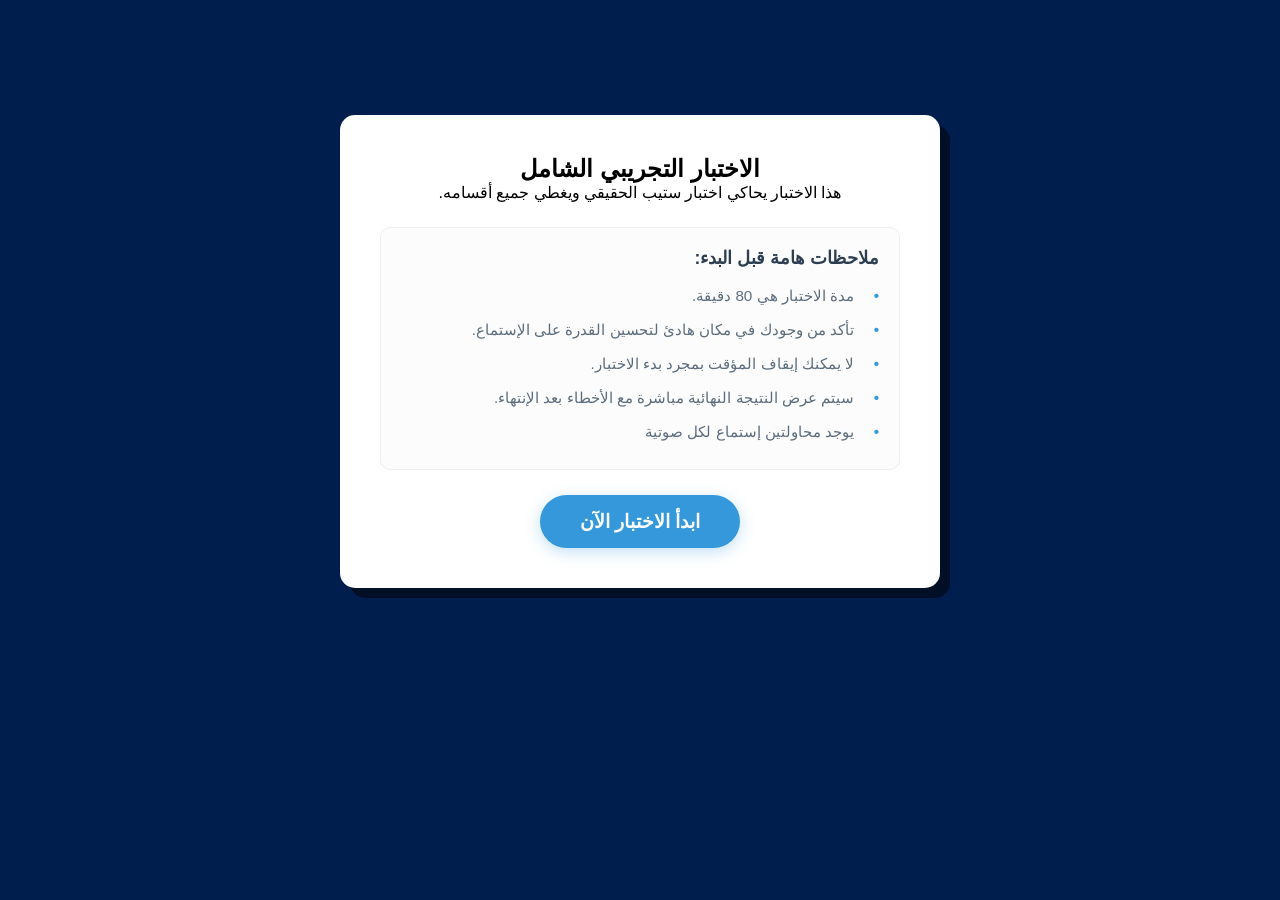
<file: fulltest.html>
<!doctype html>
<html lang="en">
  <head>
    <meta charset="UTF-8" />
    <meta name="viewport" content="width=device-width, initial-scale=1.0" />
    <title>الإختبار الشامل</title>
    <link
      rel="icon"
      type="image/png"
      href="favicon.png"
      alt="The website icon, it is a circular image containing STEP English at the the top, a practice website at the bottom written in Arabic, and a middle orange image."
    />
    <link rel="stylesheet" href="fulltest.css">
  </head>
  <body>
    <div class="test-container">
      <div class="test-card">

        <h2>الاختبار التجريبي الشامل</h2>
        <p class="test-description">
          هذا الاختبار يحاكي اختبار ستيب الحقيقي ويغطي جميع أقسامه.
        </p>

        <div class="test-notes">
          <h3>ملاحظات هامة قبل البدء:</h3>
          <ul>
            <li>مدة الاختبار هي 80 دقيقة.</li>
            <li>تأكد من وجودك في مكان هادئ لتحسين القدرة على الإستماع.</li>
            <li>لا يمكنك إيقاف المؤقت بمجرد بدء الاختبار.</li>
            <li>سيتم عرض النتيجة النهائية مباشرة مع الأخطاء بعد الإنتهاء.</li>
            <li>يوجد محاولتين إستماع لكل صوتية</li>
          </ul>
        </div>

        <a href="quiz-interface.html" class="start-btn">ابدأ الاختبار الآن</a>
      </div>
    </div>
  </body>
</html>
</file>
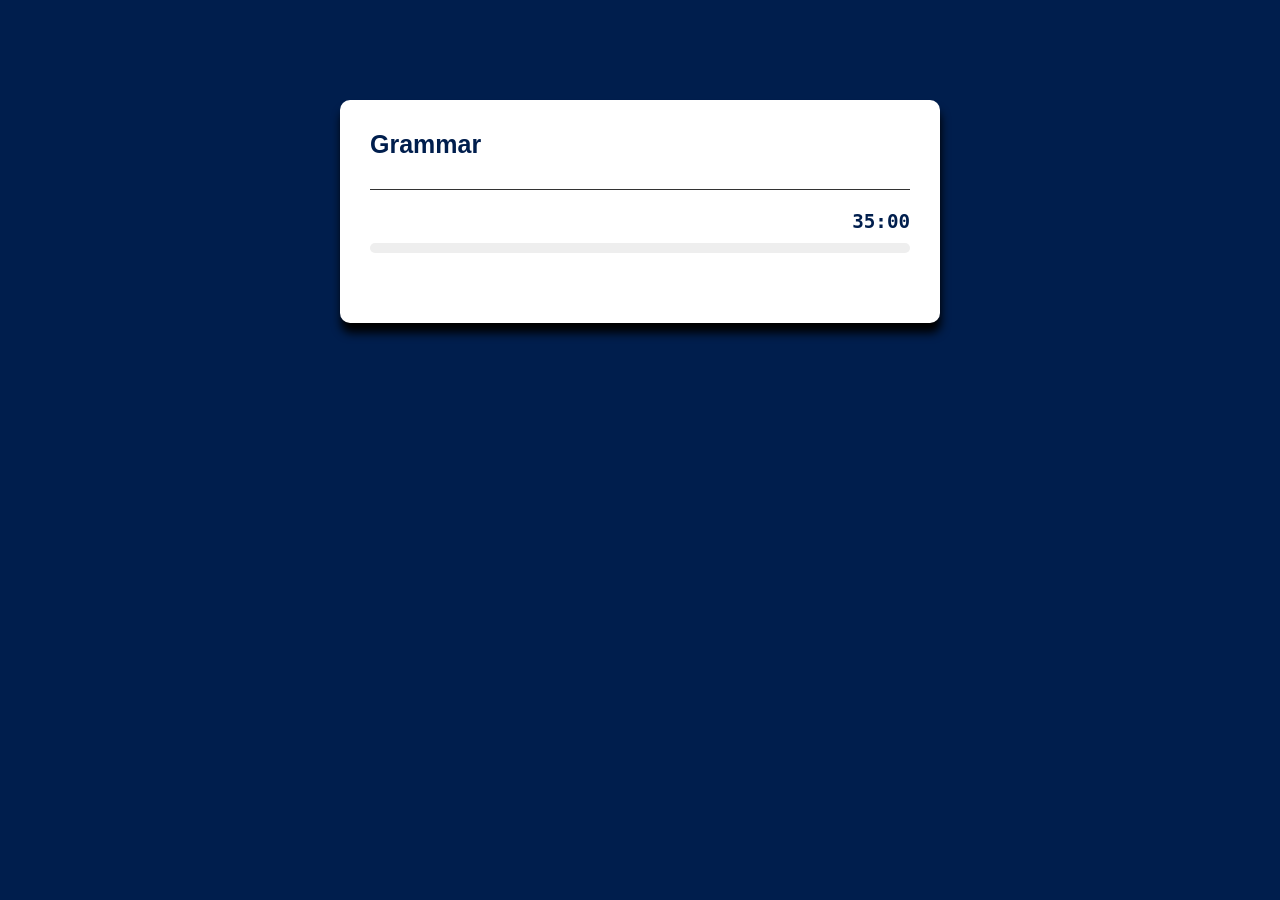
<file: grammar.html>
<!doctype html>
<html lang="en">
  <head>
    <meta charset="UTF-8" />
    <meta name="viewport" content="width=device-width, initial-scale=1.0" />
    <title>إختبار القواعد</title>
    <link rel="stylesheet" href="teststyle.css" />
    <link
      rel="icon"
      type="image/png"
      href="favicon.png"
      alt="The website icon, it is a circular image containing STEP English at the the top, a practice website at the bottom written in Arabic, and a middle orange image."
    />
  </head>
  <body>
    <div class="app">
      <h1>Grammar</h1>
      <div class="quiz">
        <div class="quiz-header">
          <div id="timer">35:00</div>
          <div class="progress-container">
            <div id="progress-bar"></div>
          </div>
        </div>

        <h3 id="question"></h3>

        <div id="answer-buttons"></div>

        <button id="next-btn">Next</button>
      </div>
    </div>
    <script src="grammar.js"></script>
  </body>
</html>
</file>
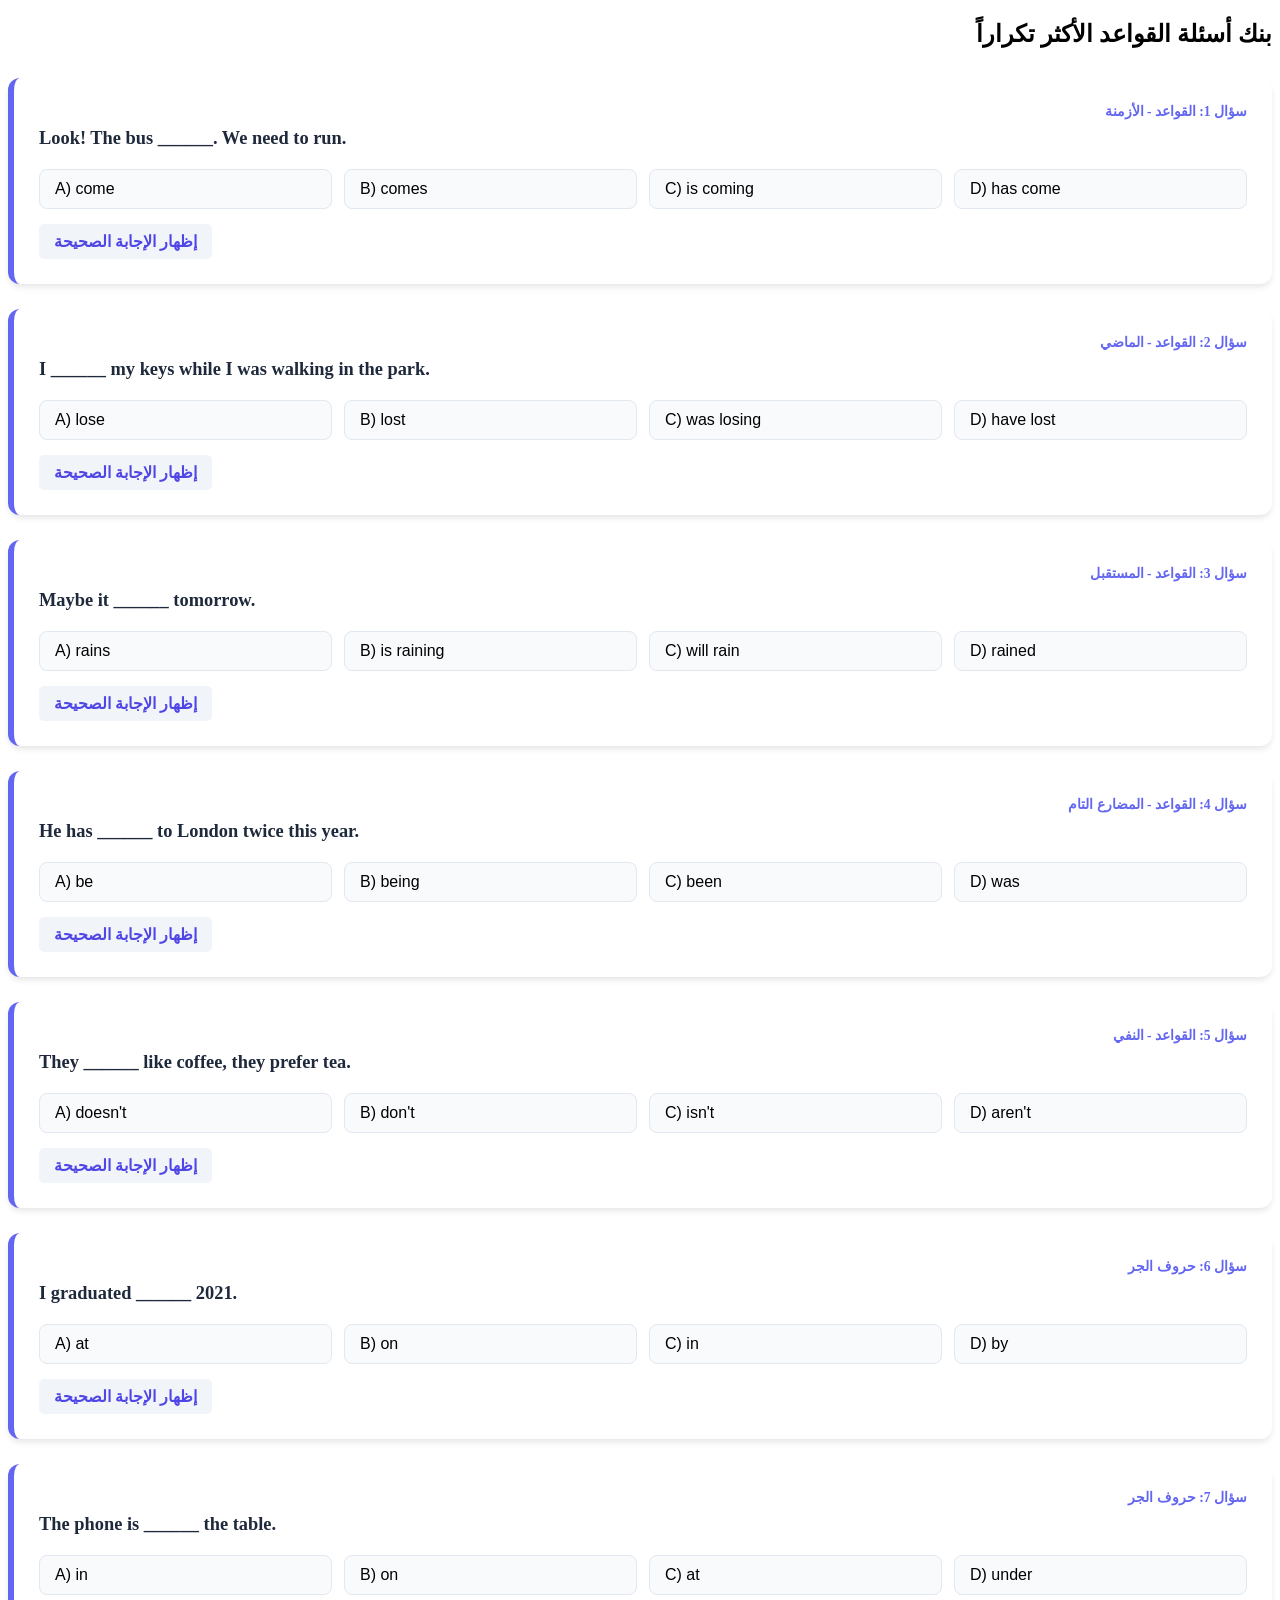
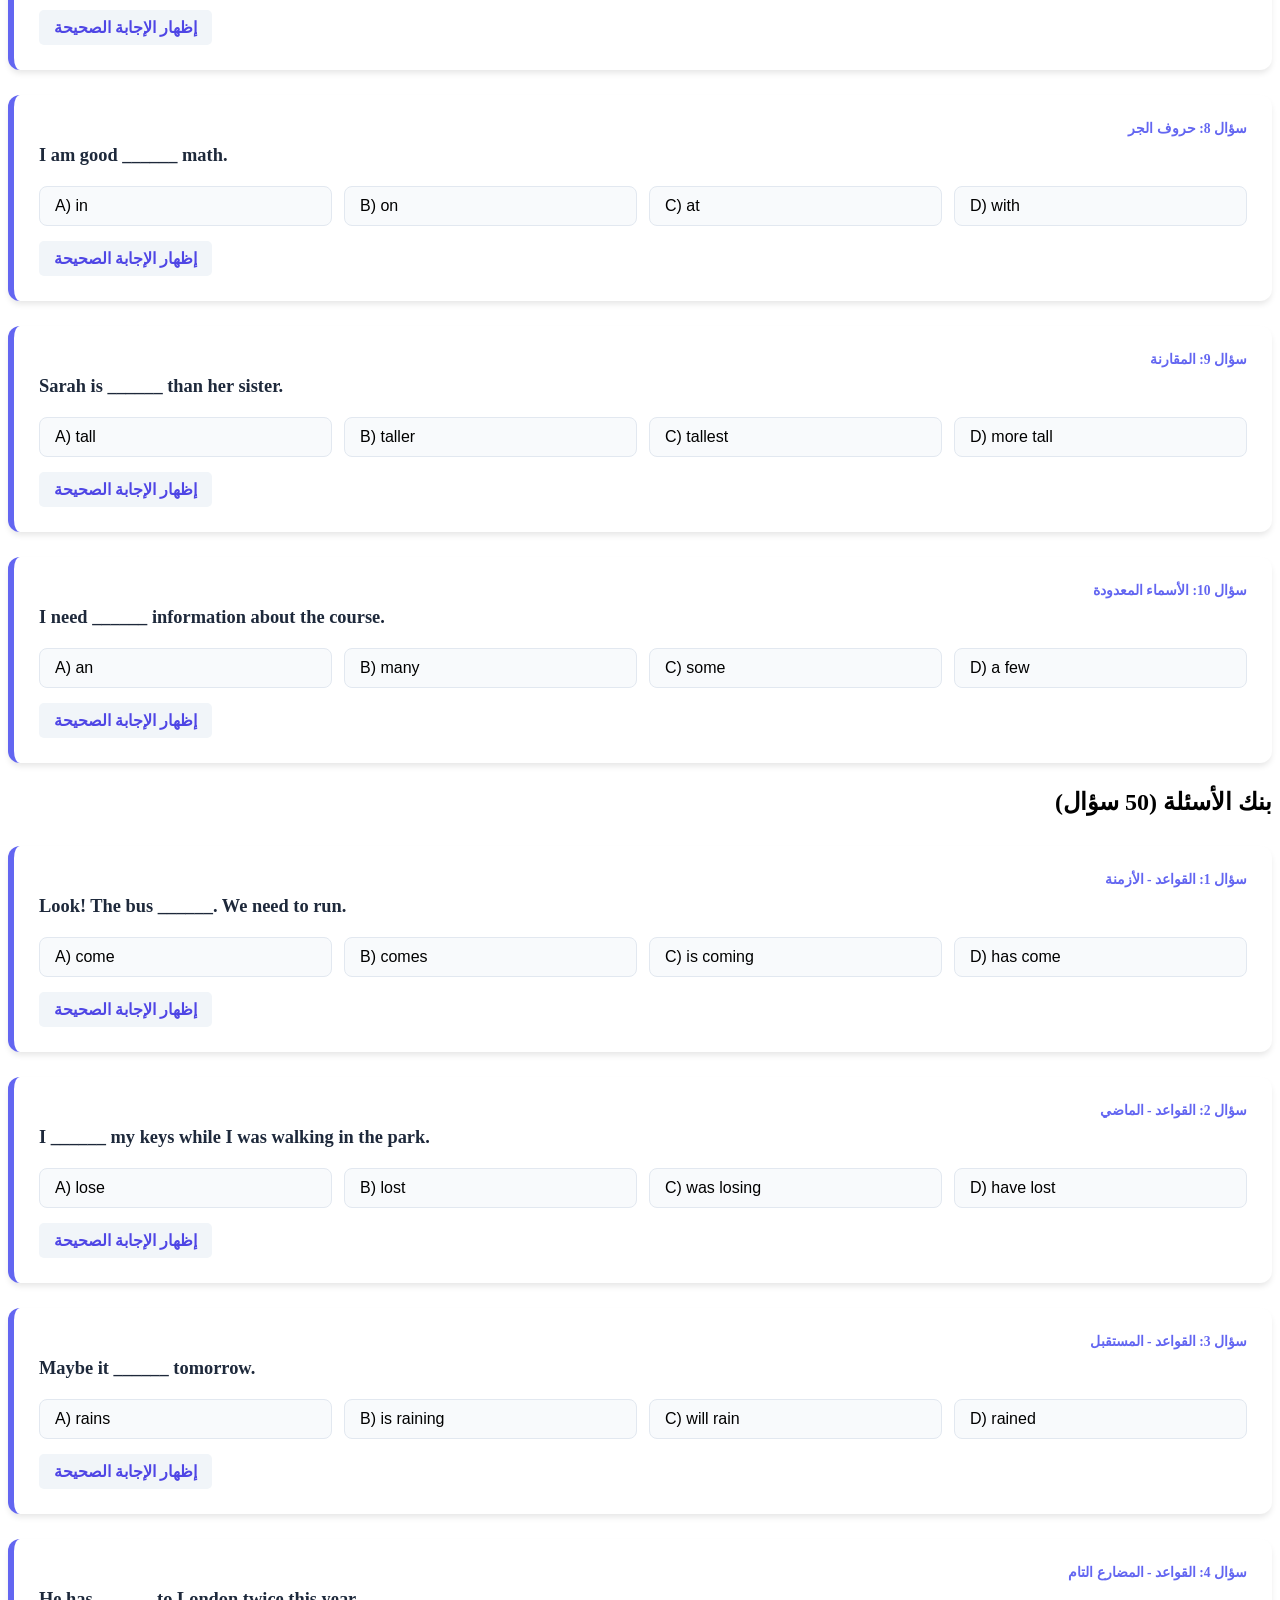
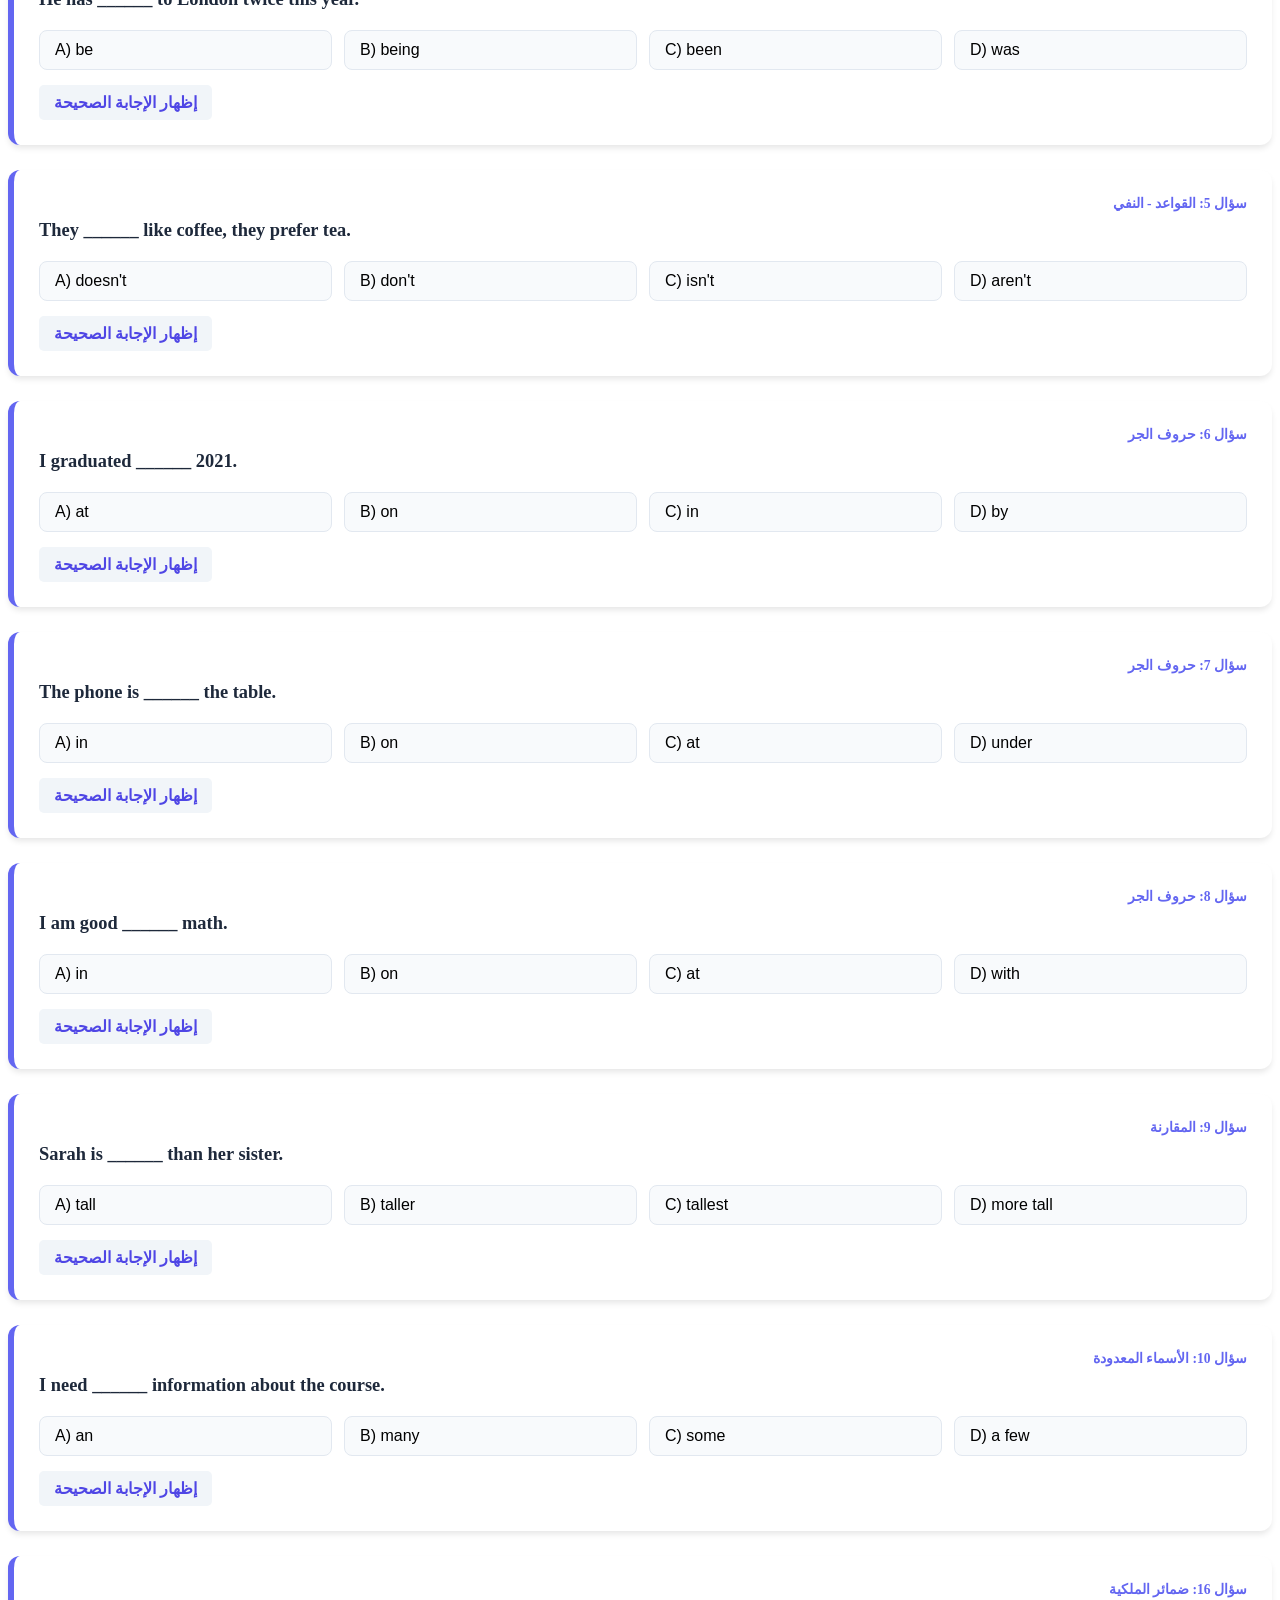
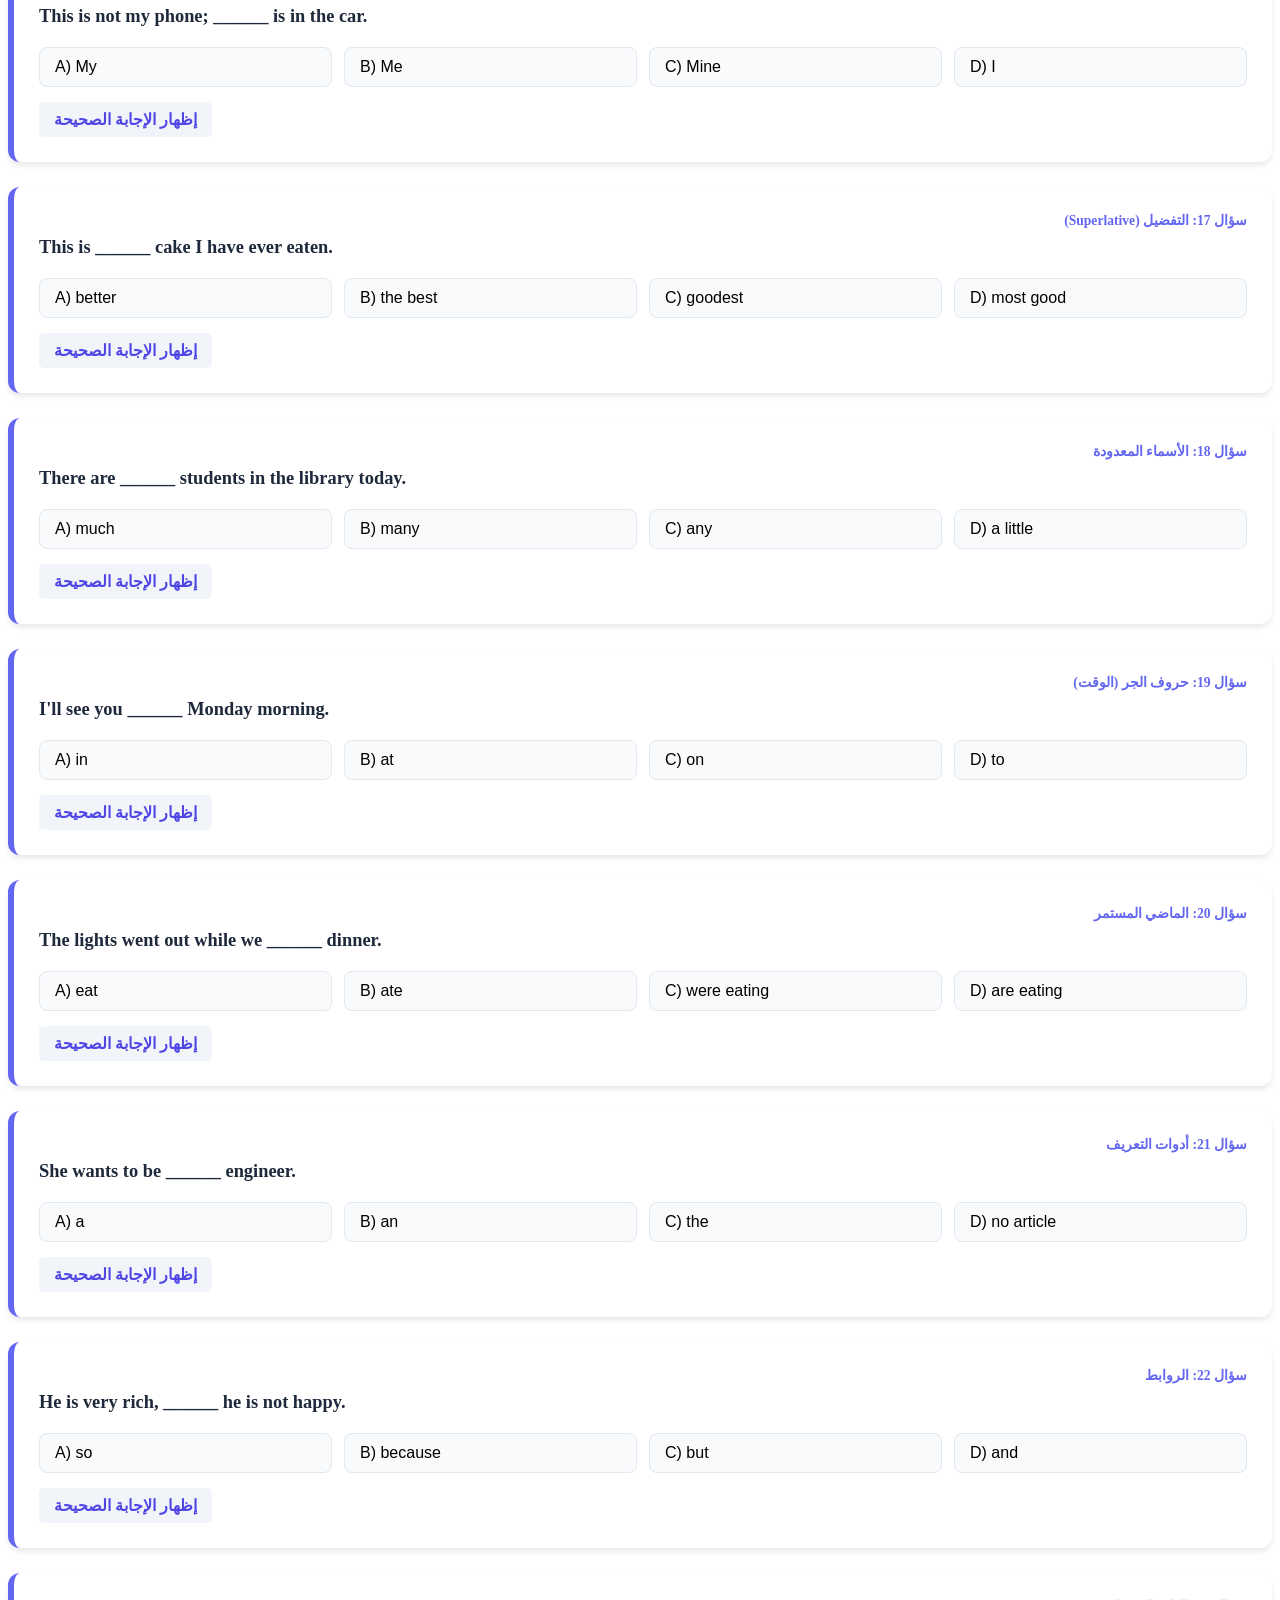
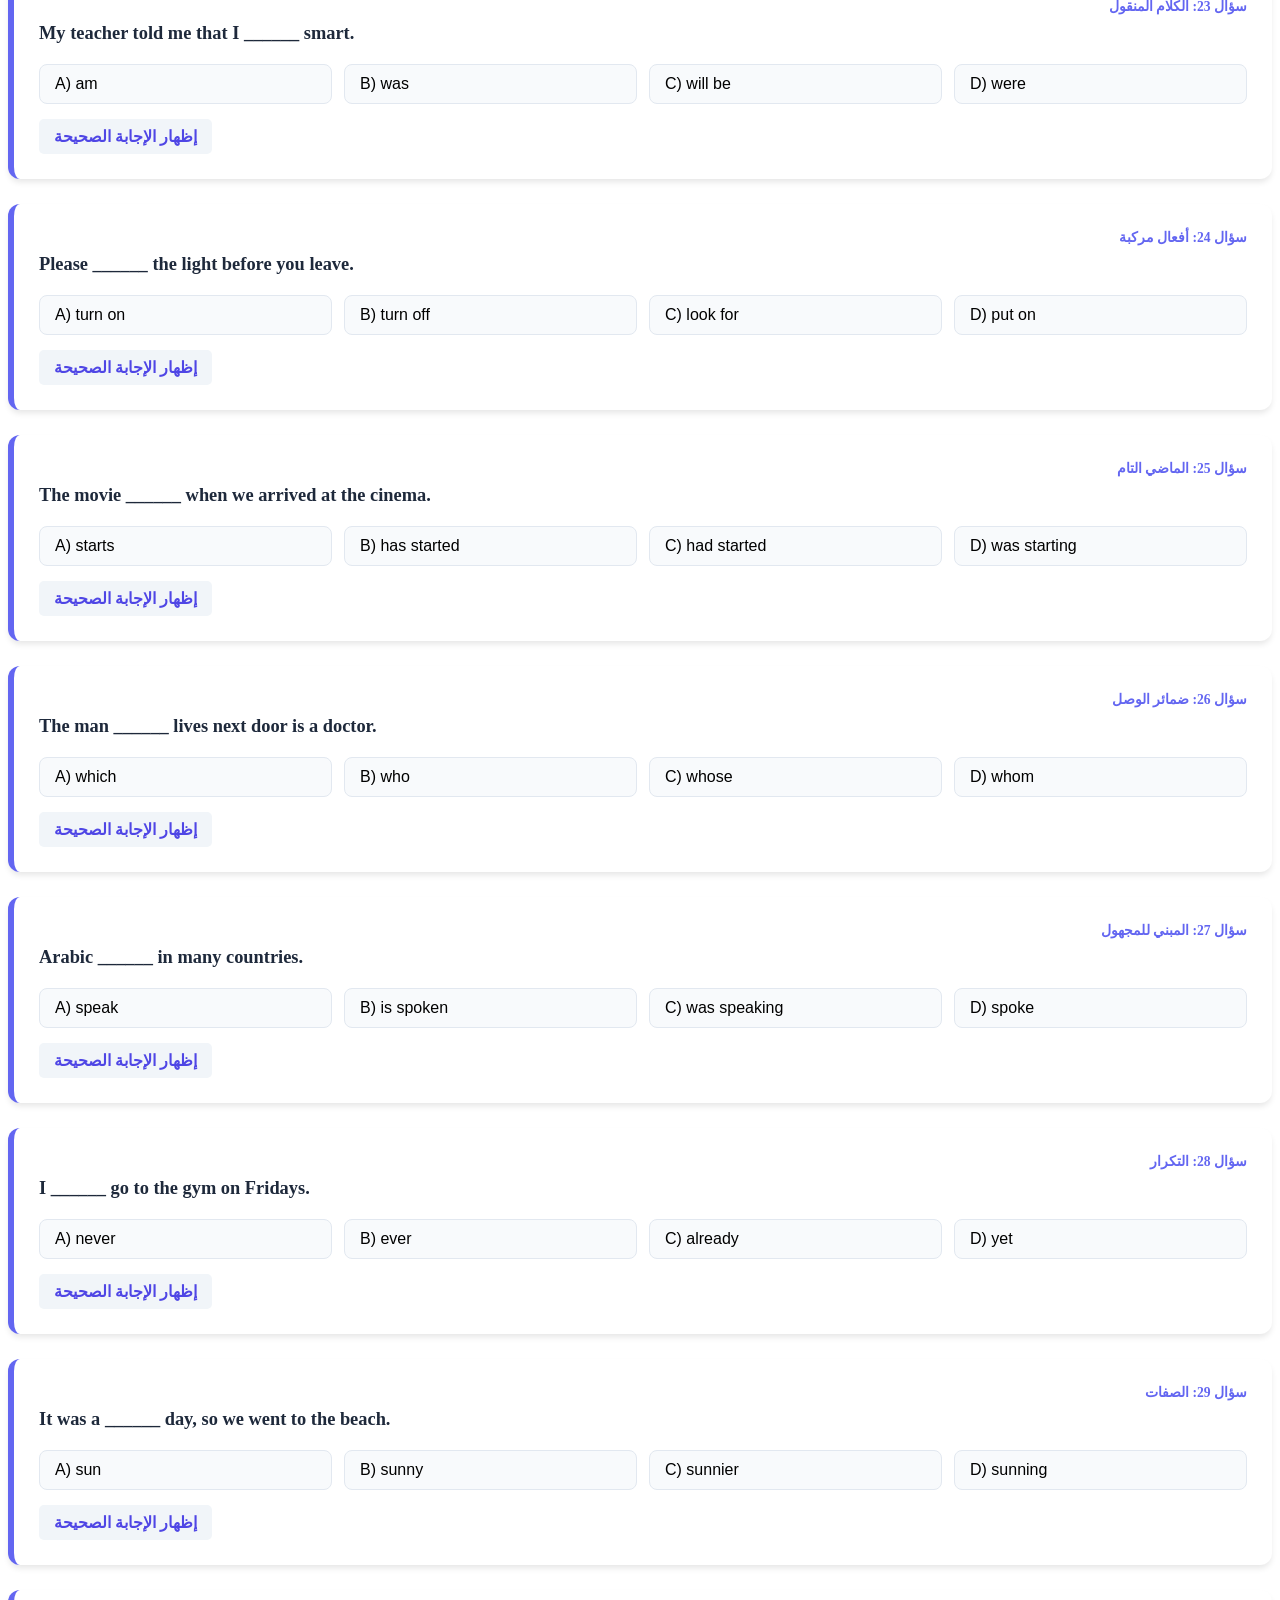
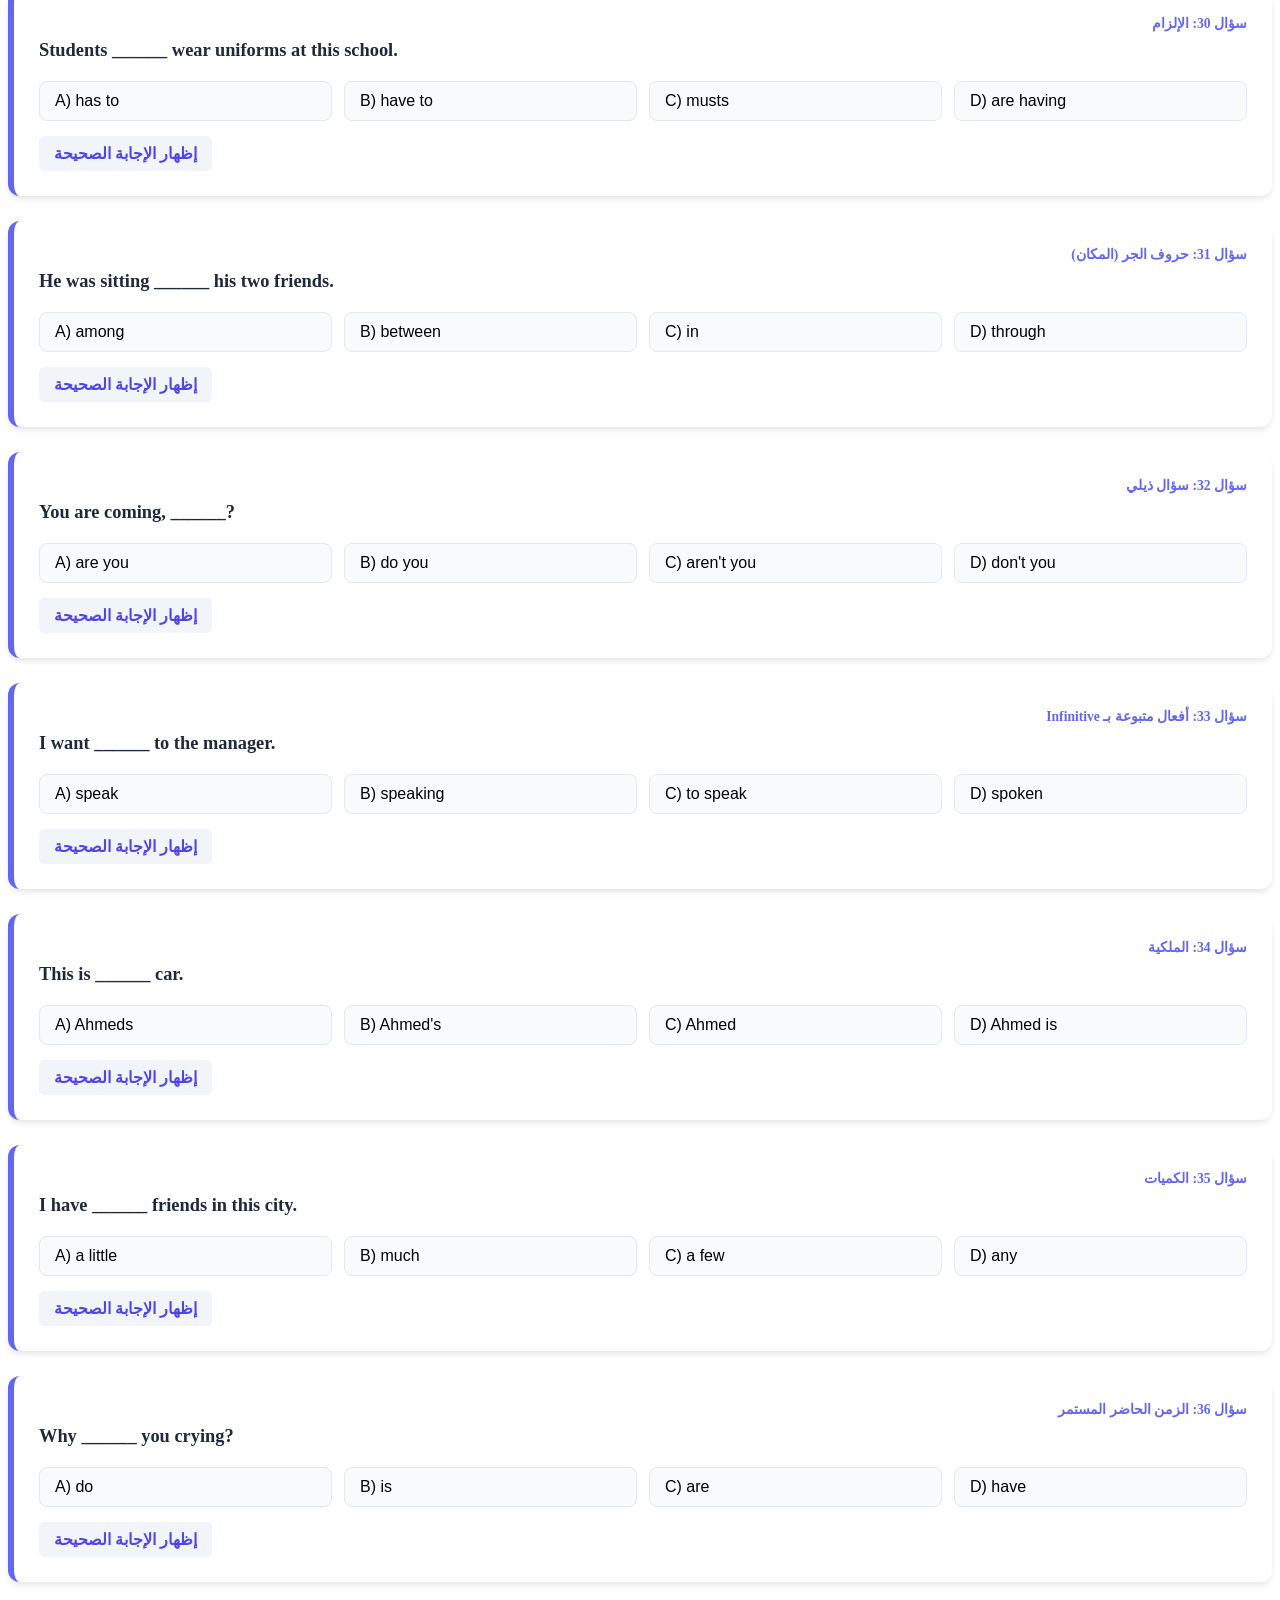
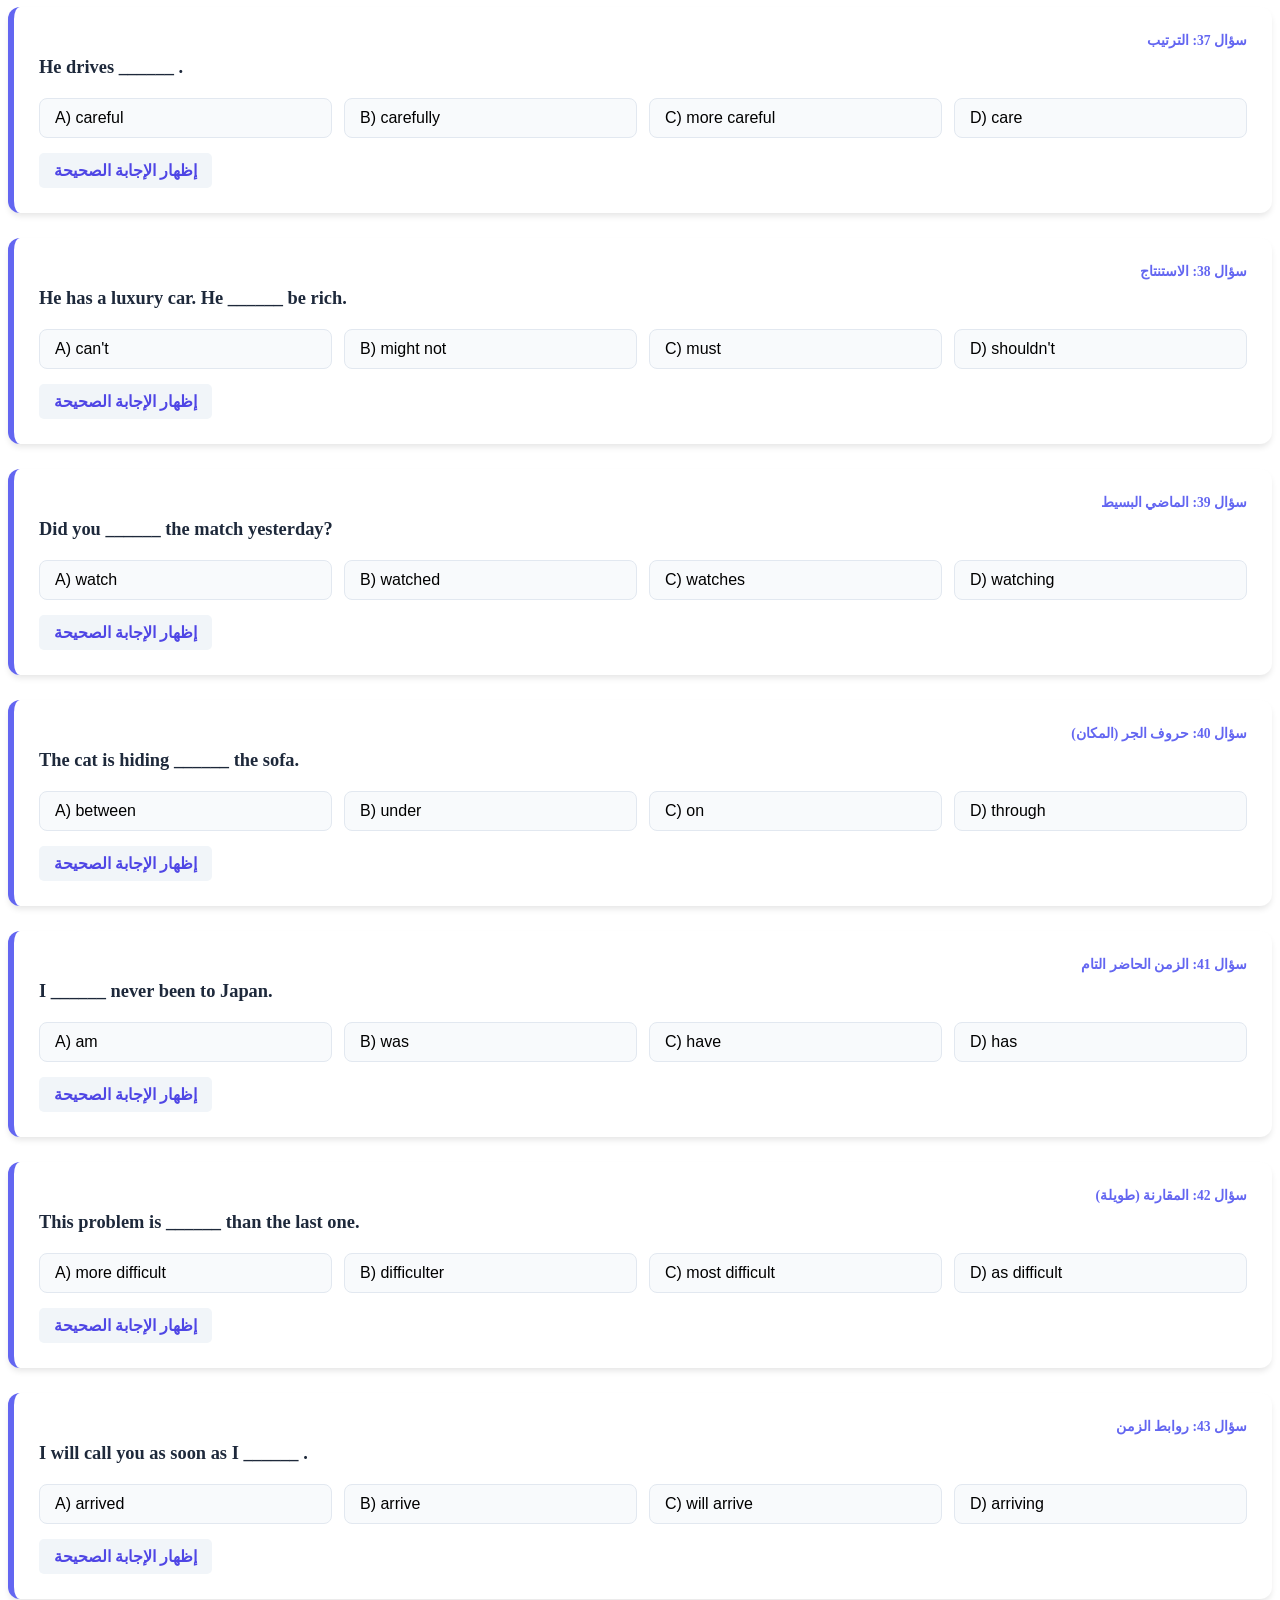
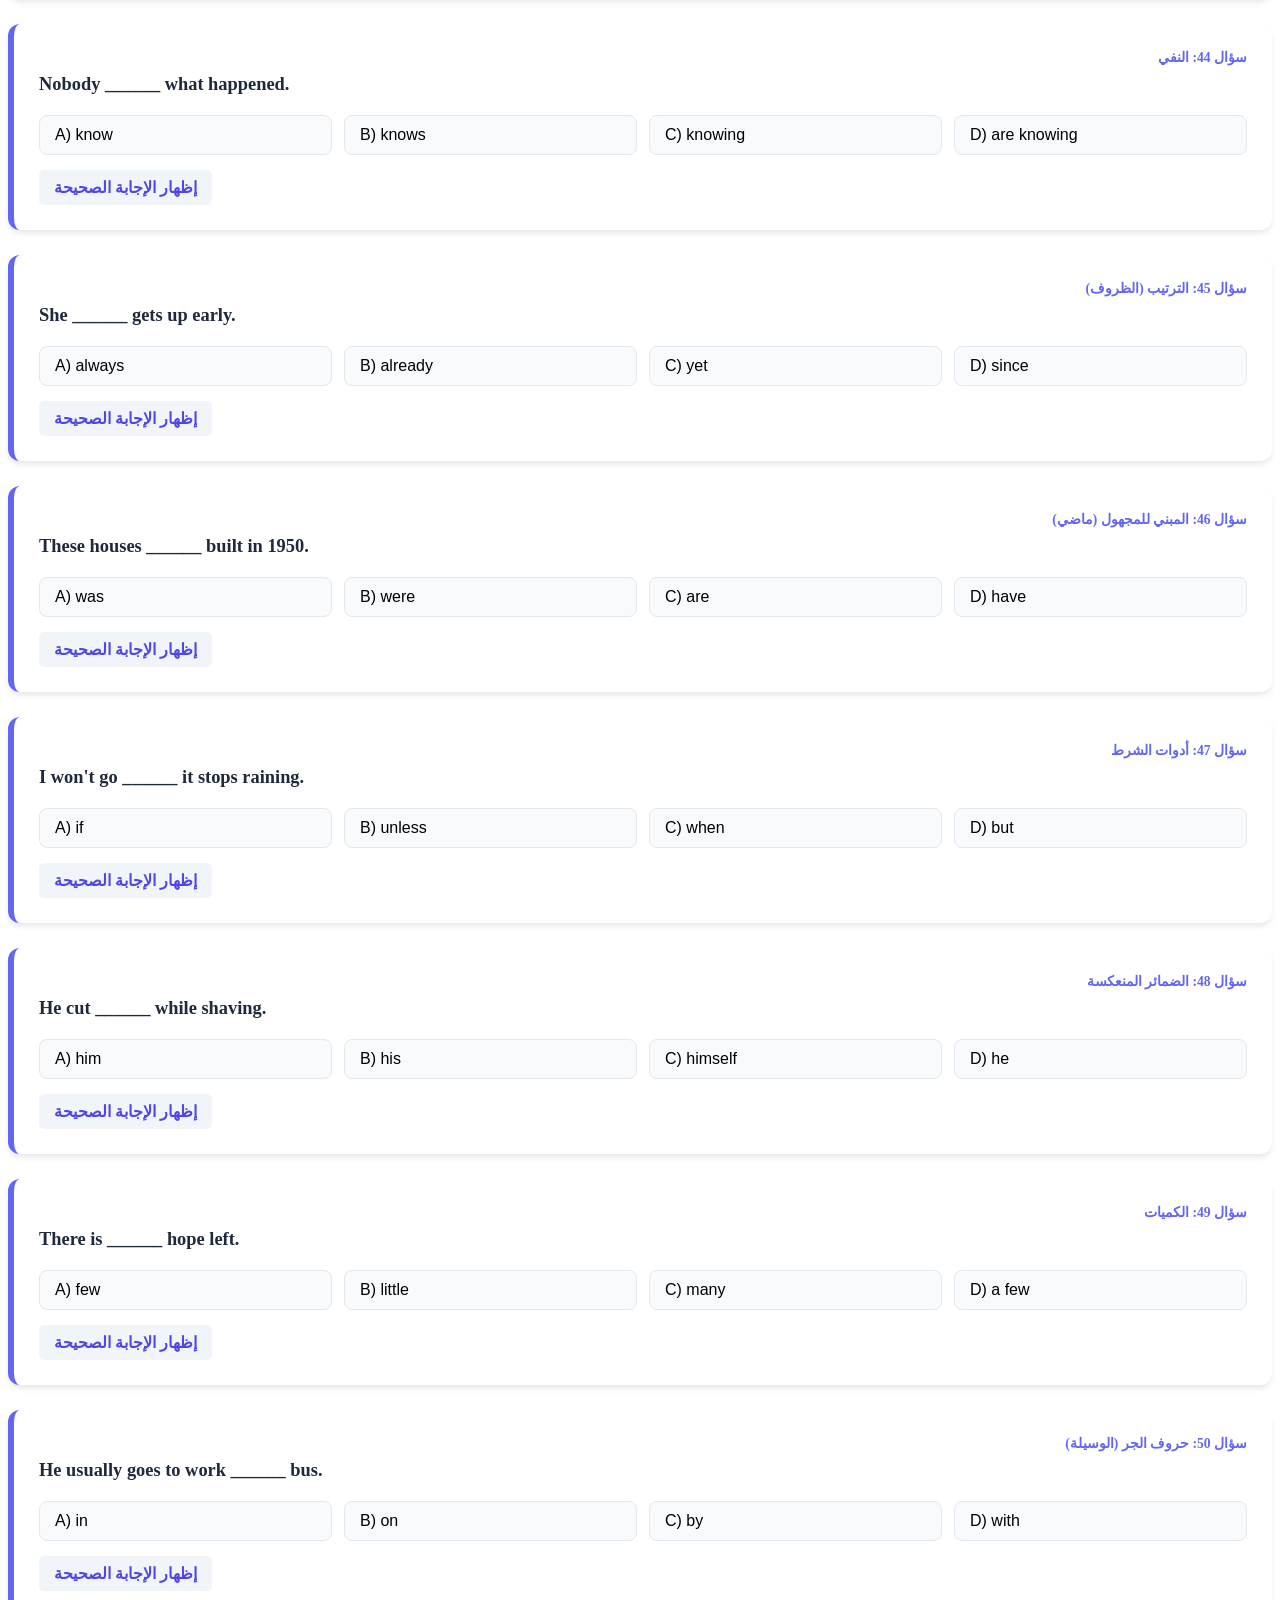
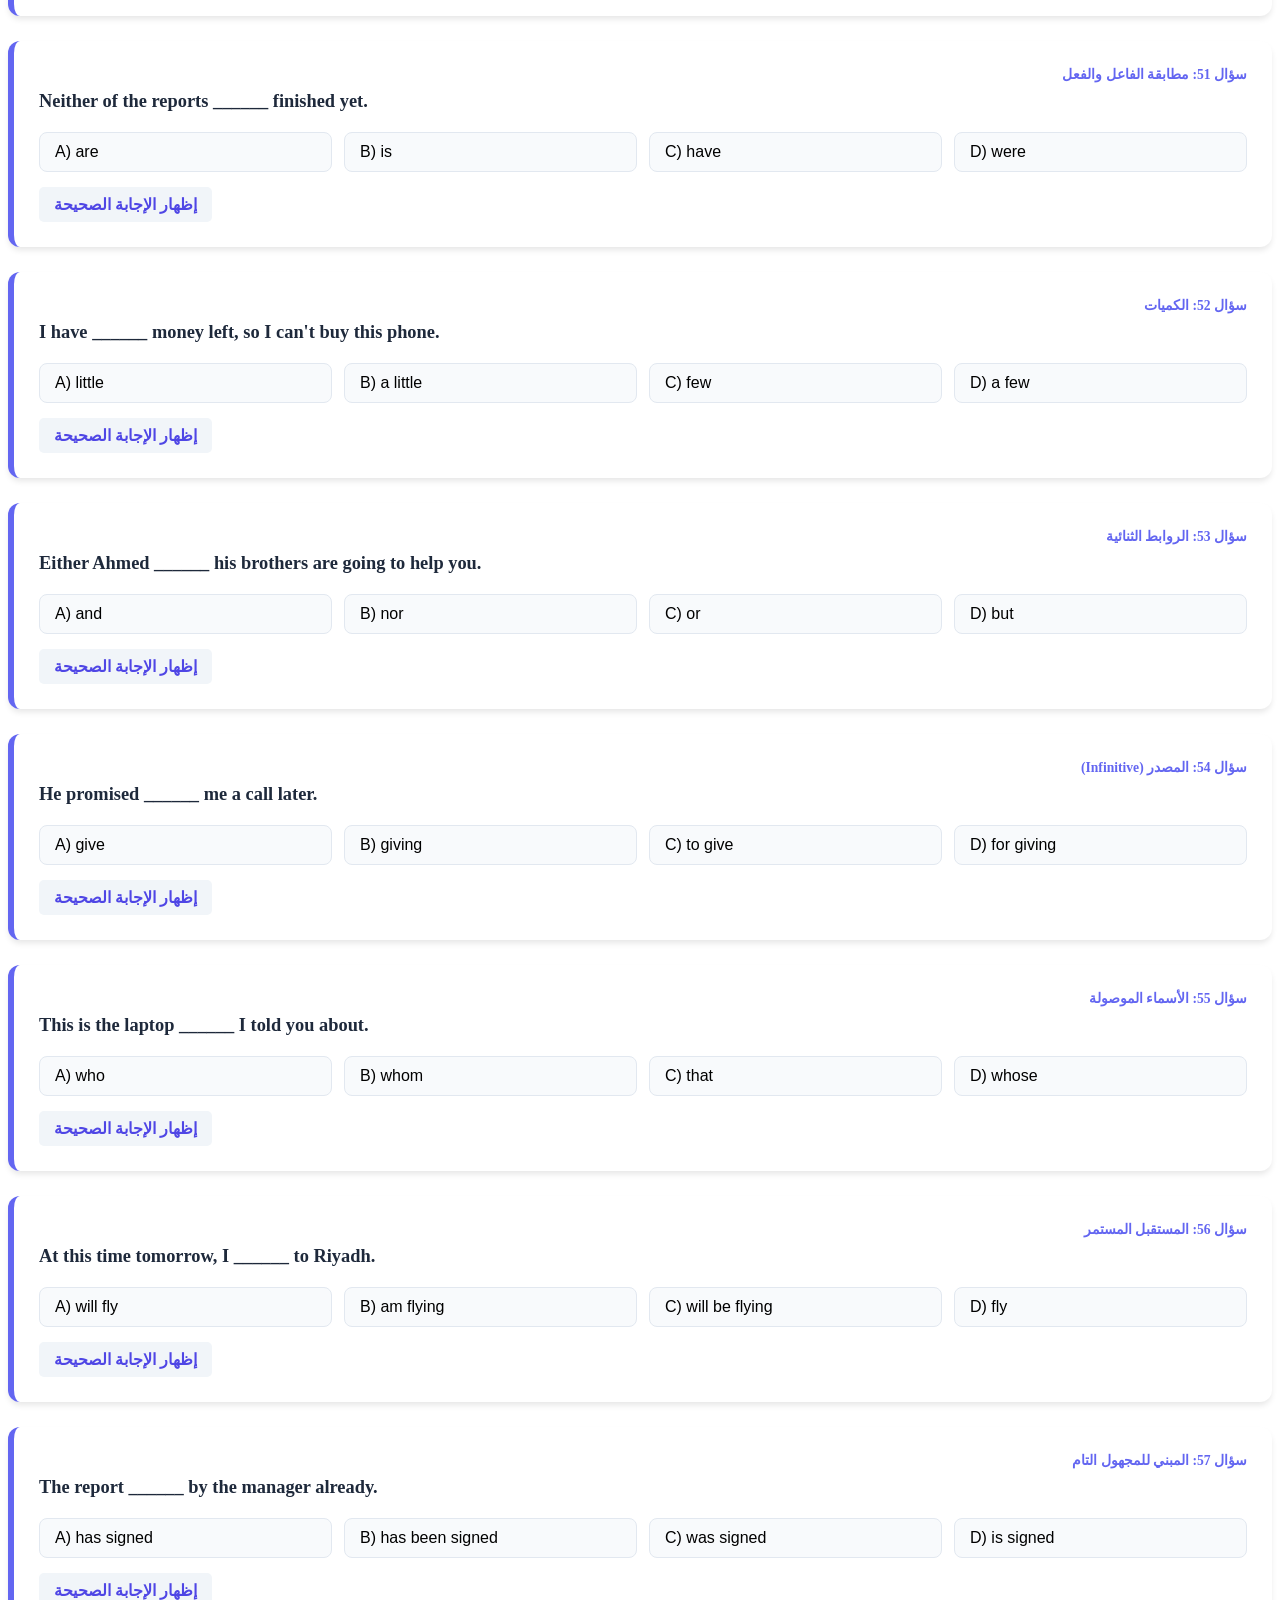
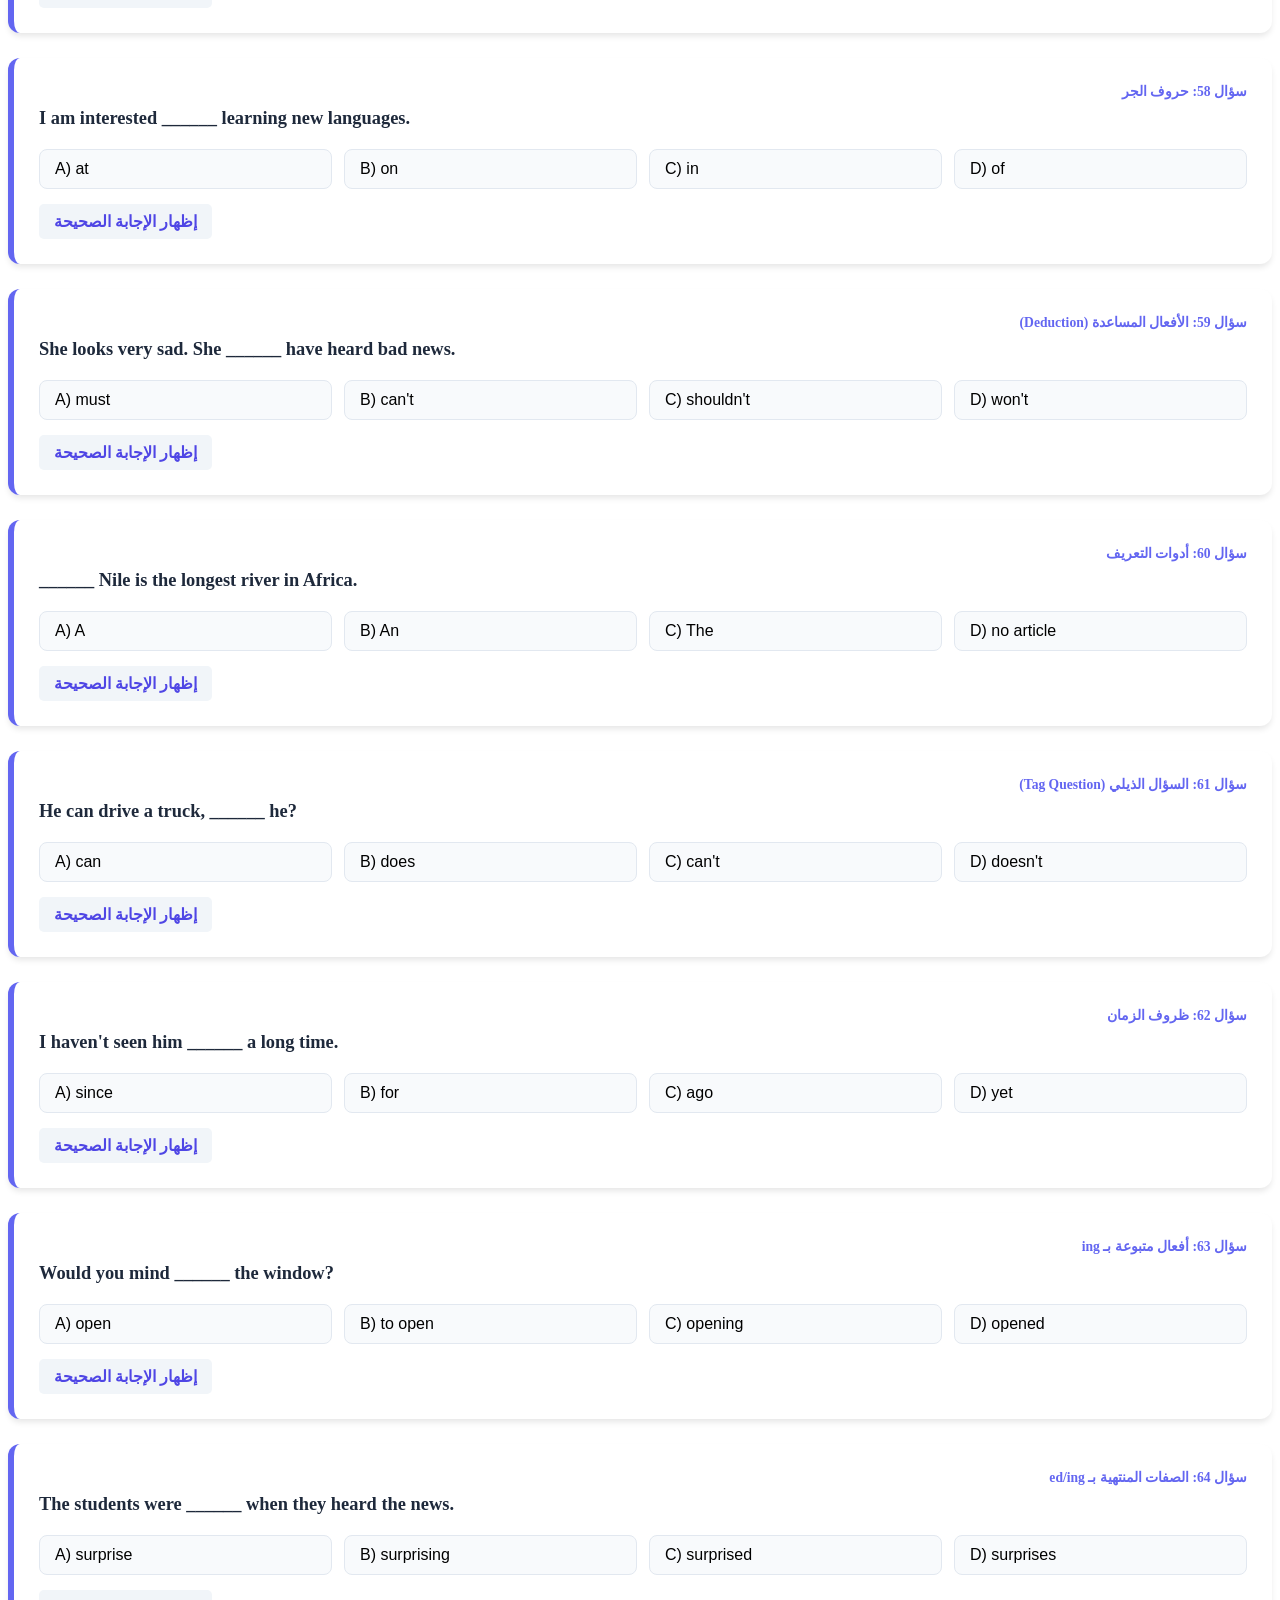
<file: grammarCollection.html>
<!doctype html>
<html lang="en">
  <head>
    <meta charset="UTF-8" />
    <meta name="viewport" content="width=device-width, initial-scale=1.0" />
    <title>تسريبات القواعد</title>
    <link rel="stylesheet" href="grammarCollection.css" />
    <link
      rel="icon"
      type="image/png"
      href="favicon.png"
      alt="The website icon, it is a circular image containing STEP English at the the top, a practice website at the bottom written in Arabic, and a middle orange image."
    />
  </head>
  <body>
    <section class="dashboard-container">
      <h2 style="direction: rtl; text-align: right; margin-bottom: 30px">
        بنك أسئلة القواعد الأكثر تكراراً
      </h2>

      <div class="question-card">
        <span class="q-category">سؤال 1: القواعد - الأزمنة</span>
        <div class="question-text">Look! The bus ______. We need to run.</div>
        <div class="options-list">
          <div class="option-item">A) come</div>
          <div class="option-item">B) comes</div>
          <div class="option-item">C) is coming</div>
          <div class="option-item">D) has come</div>
        </div>
        <details>
          <summary>إظهار الإجابة الصحيحة</summary>
          <div class="answer-text">
            الإجابة: C (is coming) - كلمة Look تدل على حدث يقع الآن.
          </div>
        </details>
      </div>

      <div class="question-card">
        <span class="q-category">سؤال 2: القواعد - الماضي</span>
        <div class="question-text">
          I ______ my keys while I was walking in the park.
        </div>
        <div class="options-list">
          <div class="option-item">A) lose</div>
          <div class="option-item">B) lost</div>
          <div class="option-item">C) was losing</div>
          <div class="option-item">D) have lost</div>
        </div>
        <details>
          <summary>إظهار الإجابة الصحيحة</summary>
          <div class="answer-text">
            الإجابة: B (lost) - حدث قصير قطع حدثاً مستمراً في الماضي.
          </div>
        </details>
      </div>

      <div class="question-card">
        <span class="q-category">سؤال 3: القواعد - المستقبل</span>
        <div class="question-text">Maybe it ______ tomorrow.</div>
        <div class="options-list">
          <div class="option-item">A) rains</div>
          <div class="option-item">B) is raining</div>
          <div class="option-item">C) will rain</div>
          <div class="option-item">D) rained</div>
        </div>
        <details>
          <summary>إظهار الإجابة الصحيحة</summary>
          <div class="answer-text">
            الإجابة: C (will rain) - نستخدم will للتنبؤ مع كلمات مثل Maybe.
          </div>
        </details>
      </div>

      <div class="question-card">
        <span class="q-category">سؤال 4: القواعد - المضارع التام</span>
        <div class="question-text">
          He has ______ to London twice this year.
        </div>
        <div class="options-list">
          <div class="option-item">A) be</div>
          <div class="option-item">B) being</div>
          <div class="option-item">C) been</div>
          <div class="option-item">D) was</div>
        </div>
        <details>
          <summary>إظهار الإجابة الصحيحة</summary>
          <div class="answer-text">
            الإجابة: C (been) - التصريف الثالث بعد have/has.
          </div>
        </details>
      </div>

      <div class="question-card">
        <span class="q-category">سؤال 5: القواعد - النفي</span>
        <div class="question-text">
          They ______ like coffee, they prefer tea.
        </div>
        <div class="options-list">
          <div class="option-item">A) doesn't</div>
          <div class="option-item">B) don't</div>
          <div class="option-item">C) isn't</div>
          <div class="option-item">D) aren't</div>
        </div>
        <details>
          <summary>إظهار الإجابة الصحيحة</summary>
          <div class="answer-text">
            الإجابة: B (don't) - نفي المضارع البسيط للجمع.
          </div>
        </details>
      </div>

      <!-- Prepositions (6-15) -->
      <div class="question-card">
        <span class="q-category">سؤال 6: حروف الجر</span>
        <div class="question-text">I graduated ______ 2021.</div>
        <div class="options-list">
          <div class="option-item">A) at</div>
          <div class="option-item">B) on</div>
          <div class="option-item">C) in</div>
          <div class="option-item">D) by</div>
        </div>
        <details>
          <summary>إظهار الإجابة الصحيحة</summary>
          <div class="answer-text">الإجابة: C (in) - نستخدم in مع السنوات.</div>
        </details>
      </div>

      <div class="question-card">
        <span class="q-category">سؤال 7: حروف الجر</span>
        <div class="question-text">The phone is ______ the table.</div>
        <div class="options-list">
          <div class="option-item">A) in</div>
          <div class="option-item">B) on</div>
          <div class="option-item">C) at</div>
          <div class="option-item">D) under</div>
        </div>
        <details>
          <summary>إظهار الإجابة الصحيحة</summary>
          <div class="answer-text">الإجابة: B (on) - فوق السطح.</div>
        </details>
      </div>

      <div class="question-card">
        <span class="q-category">سؤال 8: حروف الجر</span>
        <div class="question-text">I am good ______ math.</div>
        <div class="options-list">
          <div class="option-item">A) in</div>
          <div class="option-item">B) on</div>
          <div class="option-item">C) at</div>
          <div class="option-item">D) with</div>
        </div>
        <details>
          <summary>إظهار الإجابة الصحيحة</summary>
          <div class="answer-text">
            الإجابة: C (at) - التركيب الصحيح هو good at.
          </div>
        </details>
      </div>

      <div class="question-card">
        <span class="q-category">سؤال 9: المقارنة</span>
        <div class="question-text">Sarah is ______ than her sister.</div>
        <div class="options-list">
          <div class="option-item">A) tall</div>
          <div class="option-item">B) taller</div>
          <div class="option-item">C) tallest</div>
          <div class="option-item">D) more tall</div>
        </div>
        <details>
          <summary>إظهار الإجابة الصحيحة</summary>
          <div class="answer-text">
            الإجابة: B (taller) - وجود than يطلب er للمقارنة.
          </div>
        </details>
      </div>

      <div class="question-card">
        <span class="q-category">سؤال 10: الأسماء المعدودة</span>
        <div class="question-text">
          I need ______ information about the course.
        </div>
        <div class="options-list">
          <div class="option-item">A) an</div>
          <div class="option-item">B) many</div>
          <div class="option-item">C) some</div>
          <div class="option-item">D) a few</div>
        </div>
        <details>
          <summary>إظهار الإجابة الصحيحة</summary>
          <div class="answer-text">
            الإجابة: C (some) - كلمة information غير معدودة.
          </div>
        </details>
      </div>
    </section>
    <section class="dashboard-container">
      <h2 style="direction: rtl; text-align: right; margin-bottom: 30px">
        بنك الأسئلة (50 سؤال)
      </h2>

      <div class="question-card">
        <span class="q-category">سؤال 1: القواعد - الأزمنة</span>
        <div class="question-text">Look! The bus ______. We need to run.</div>
        <div class="options-list">
          <div class="option-item">A) come</div>
          <div class="option-item">B) comes</div>
          <div class="option-item">C) is coming</div>
          <div class="option-item">D) has come</div>
        </div>
        <details>
          <summary>إظهار الإجابة الصحيحة</summary>
          <div class="answer-text">
            الإجابة: C (is coming) - كلمة Look تدل على حدث يقع الآن.
          </div>
        </details>
      </div>

      <div class="question-card">
        <span class="q-category">سؤال 2: القواعد - الماضي</span>
        <div class="question-text">
          I ______ my keys while I was walking in the park.
        </div>
        <div class="options-list">
          <div class="option-item">A) lose</div>
          <div class="option-item">B) lost</div>
          <div class="option-item">C) was losing</div>
          <div class="option-item">D) have lost</div>
        </div>
        <details>
          <summary>إظهار الإجابة الصحيحة</summary>
          <div class="answer-text">
            الإجابة: B (lost) - حدث قصير قطع حدثاً مستمراً في الماضي.
          </div>
        </details>
      </div>

      <div class="question-card">
        <span class="q-category">سؤال 3: القواعد - المستقبل</span>
        <div class="question-text">Maybe it ______ tomorrow.</div>
        <div class="options-list">
          <div class="option-item">A) rains</div>
          <div class="option-item">B) is raining</div>
          <div class="option-item">C) will rain</div>
          <div class="option-item">D) rained</div>
        </div>
        <details>
          <summary>إظهار الإجابة الصحيحة</summary>
          <div class="answer-text">
            الإجابة: C (will rain) - نستخدم will للتنبؤ مع كلمات مثل Maybe.
          </div>
        </details>
      </div>

      <div class="question-card">
        <span class="q-category">سؤال 4: القواعد - المضارع التام</span>
        <div class="question-text">
          He has ______ to London twice this year.
        </div>
        <div class="options-list">
          <div class="option-item">A) be</div>
          <div class="option-item">B) being</div>
          <div class="option-item">C) been</div>
          <div class="option-item">D) was</div>
        </div>
        <details>
          <summary>إظهار الإجابة الصحيحة</summary>
          <div class="answer-text">
            الإجابة: C (been) - التصريف الثالث بعد have/has.
          </div>
        </details>
      </div>

      <div class="question-card">
        <span class="q-category">سؤال 5: القواعد - النفي</span>
        <div class="question-text">
          They ______ like coffee, they prefer tea.
        </div>
        <div class="options-list">
          <div class="option-item">A) doesn't</div>
          <div class="option-item">B) don't</div>
          <div class="option-item">C) isn't</div>
          <div class="option-item">D) aren't</div>
        </div>
        <details>
          <summary>إظهار الإجابة الصحيحة</summary>
          <div class="answer-text">
            الإجابة: B (don't) - نفي المضارع البسيط للجمع.
          </div>
        </details>
      </div>

      <div class="question-card">
        <span class="q-category">سؤال 6: حروف الجر</span>
        <div class="question-text">I graduated ______ 2021.</div>
        <div class="options-list">
          <div class="option-item">A) at</div>
          <div class="option-item">B) on</div>
          <div class="option-item">C) in</div>
          <div class="option-item">D) by</div>
        </div>
        <details>
          <summary>إظهار الإجابة الصحيحة</summary>
          <div class="answer-text">الإجابة: C (in) - نستخدم in مع السنوات.</div>
        </details>
      </div>

      <div class="question-card">
        <span class="q-category">سؤال 7: حروف الجر</span>
        <div class="question-text">The phone is ______ the table.</div>
        <div class="options-list">
          <div class="option-item">A) in</div>
          <div class="option-item">B) on</div>
          <div class="option-item">C) at</div>
          <div class="option-item">D) under</div>
        </div>
        <details>
          <summary>إظهار الإجابة الصحيحة</summary>
          <div class="answer-text">الإجابة: B (on) - فوق السطح.</div>
        </details>
      </div>

      <div class="question-card">
        <span class="q-category">سؤال 8: حروف الجر</span>
        <div class="question-text">I am good ______ math.</div>
        <div class="options-list">
          <div class="option-item">A) in</div>
          <div class="option-item">B) on</div>
          <div class="option-item">C) at</div>
          <div class="option-item">D) with</div>
        </div>
        <details>
          <summary>إظهار الإجابة الصحيحة</summary>
          <div class="answer-text">
            الإجابة: C (at) - التركيب الصحيح هو good at.
          </div>
        </details>
      </div>

      <div class="question-card">
        <span class="q-category">سؤال 9: المقارنة</span>
        <div class="question-text">Sarah is ______ than her sister.</div>
        <div class="options-list">
          <div class="option-item">A) tall</div>
          <div class="option-item">B) taller</div>
          <div class="option-item">C) tallest</div>
          <div class="option-item">D) more tall</div>
        </div>
        <details>
          <summary>إظهار الإجابة الصحيحة</summary>
          <div class="answer-text">
            الإجابة: B (taller) - وجود than يطلب er للمقارنة.
          </div>
        </details>
      </div>

      <div class="question-card">
        <span class="q-category">سؤال 10: الأسماء المعدودة</span>
        <div class="question-text">
          I need ______ information about the course.
        </div>
        <div class="options-list">
          <div class="option-item">A) an</div>
          <div class="option-item">B) many</div>
          <div class="option-item">C) some</div>
          <div class="option-item">D) a few</div>
        </div>
        <details>
          <summary>إظهار الإجابة الصحيحة</summary>
          <div class="answer-text">
            الإجابة: C (some) - كلمة information غير معدودة.
          </div>
        </details>
      </div>
    </section>
    <!-- 16-25: Pronouns & Comparatives -->
    <div class="question-card">
      <span class="q-category">سؤال 16: ضمائر الملكية</span>
      <div class="question-text">
        This is not my phone; ______ is in the car.
      </div>
      <div class="options-list">
        <div class="option-item">A) My</div>
        <div class="option-item">B) Me</div>
        <div class="option-item">C) Mine</div>
        <div class="option-item">D) I</div>
      </div>
      <details>
        <summary>إظهار الإجابة الصحيحة</summary>
        <div class="answer-text">
          الإجابة: C (Mine) - نستخدم ضمير الملكية Mine ليحل محل الاسم (my
          phone).
        </div>
      </details>
    </div>

    <div class="question-card">
      <span class="q-category">سؤال 17: التفضيل (Superlative)</span>
      <div class="question-text">This is ______ cake I have ever eaten.</div>
      <div class="options-list">
        <div class="option-item">A) better</div>
        <div class="option-item">B) the best</div>
        <div class="option-item">C) goodest</div>
        <div class="option-item">D) most good</div>
      </div>
      <details>
        <summary>إظهار الإجابة الصحيحة</summary>
        <div class="answer-text">
          الإجابة: B (the best) - صيغة التفضيل من صفة good هي the best.
        </div>
      </details>
    </div>

    <div class="question-card">
      <span class="q-category">سؤال 18: الأسماء المعدودة</span>
      <div class="question-text">
        There are ______ students in the library today.
      </div>
      <div class="options-list">
        <div class="option-item">A) much</div>
        <div class="option-item">B) many</div>
        <div class="option-item">C) any</div>
        <div class="option-item">D) a little</div>
      </div>
      <details>
        <summary>إظهار الإجابة الصحيحة</summary>
        <div class="answer-text">
          الإجابة: B (many) - نستخدم many مع الأسماء المعدودة الجمع.
        </div>
      </details>
    </div>

    <div class="question-card">
      <span class="q-category">سؤال 19: حروف الجر (الوقت)</span>
      <div class="question-text">I'll see you ______ Monday morning.</div>
      <div class="options-list">
        <div class="option-item">A) in</div>
        <div class="option-item">B) at</div>
        <div class="option-item">C) on</div>
        <div class="option-item">D) to</div>
      </div>
      <details>
        <summary>إظهار الإجابة الصحيحة</summary>
        <div class="answer-text">
          الإجابة: C (on) - نستخدم on مع أيام الأسبوع.
        </div>
      </details>
    </div>

    <div class="question-card">
      <span class="q-category">سؤال 20: الماضي المستمر</span>
      <div class="question-text">
        The lights went out while we ______ dinner.
      </div>
      <div class="options-list">
        <div class="option-item">A) eat</div>
        <div class="option-item">B) ate</div>
        <div class="option-item">C) were eating</div>
        <div class="option-item">D) are eating</div>
      </div>
      <details>
        <summary>إظهار الإجابة الصحيحة</summary>
        <div class="answer-text">
          الإجابة: C (were eating) - الماضي المستمر للحدث الطويل الذي قطعه
          انقطاع الكهرباء.
        </div>
      </details>
    </div>

    <div class="question-card">
      <span class="q-category">سؤال 21: أدوات التعريف</span>
      <div class="question-text">She wants to be ______ engineer.</div>
      <div class="options-list">
        <div class="option-item">A) a</div>
        <div class="option-item">B) an</div>
        <div class="option-item">C) the</div>
        <div class="option-item">D) no article</div>
      </div>
      <details>
        <summary>إظهار الإجابة الصحيحة</summary>
        <div class="answer-text">
          الإجابة: B (an) - نستخدم an قبل الأسماء التي تبدأ بحرف علة (vowel).
        </div>
      </details>
    </div>

    <div class="question-card">
      <span class="q-category">سؤال 22: الروابط</span>
      <div class="question-text">He is very rich, ______ he is not happy.</div>
      <div class="options-list">
        <div class="option-item">A) so</div>
        <div class="option-item">B) because</div>
        <div class="option-item">C) but</div>
        <div class="option-item">D) and</div>
      </div>
      <details>
        <summary>إظهار الإجابة الصحيحة</summary>
        <div class="answer-text">
          الإجابة: C (but) - تستخدم لربط جملتين متناقضتين.
        </div>
      </details>
    </div>

    <div class="question-card">
      <span class="q-category">سؤال 23: الكلام المنقول</span>
      <div class="question-text">My teacher told me that I ______ smart.</div>
      <div class="options-list">
        <div class="option-item">A) am</div>
        <div class="option-item">B) was</div>
        <div class="option-item">C) will be</div>
        <div class="option-item">D) were</div>
      </div>
      <details>
        <summary>إظهار الإجابة الصحيحة</summary>
        <div class="answer-text">
          الإجابة: B (was) - في الكلام المنقول يتحول المضارع إلى ماضي.
        </div>
      </details>
    </div>

    <div class="question-card">
      <span class="q-category">سؤال 24: أفعال مركبة</span>
      <div class="question-text">Please ______ the light before you leave.</div>
      <div class="options-list">
        <div class="option-item">A) turn on</div>
        <div class="option-item">B) turn off</div>
        <div class="option-item">C) look for</div>
        <div class="option-item">D) put on</div>
      </div>
      <details>
        <summary>إظهار الإجابة الصحيحة</summary>
        <div class="answer-text">
          الإجابة: B (turn off) - بمعنى "أطفئ" النور.
        </div>
      </details>
    </div>

    <div class="question-card">
      <span class="q-category">سؤال 25: الماضي التام</span>
      <div class="question-text">
        The movie ______ when we arrived at the cinema.
      </div>
      <div class="options-list">
        <div class="option-item">A) starts</div>
        <div class="option-item">B) has started</div>
        <div class="option-item">C) had started</div>
        <div class="option-item">D) was starting</div>
      </div>
      <details>
        <summary>إظهار الإجابة الصحيحة</summary>
        <div class="answer-text">
          الإجابة: C (had started) - الماضي التام للحدث الذي وقع قبل حدث آخر في
          الماضي.
        </div>
      </details>
    </div>

    <!-- 26-35: Relative Clauses & Passive -->
    <div class="question-card">
      <span class="q-category">سؤال 26: ضمائر الوصل</span>
      <div class="question-text">
        The man ______ lives next door is a doctor.
      </div>
      <div class="options-list">
        <div class="option-item">A) which</div>
        <div class="option-item">B) who</div>
        <div class="option-item">C) whose</div>
        <div class="option-item">D) whom</div>
      </div>
      <details>
        <summary>إظهار الإجابة الصحيحة</summary>
        <div class="answer-text">الإجابة: B (who) - تستخدم للعاقل.</div>
      </details>
    </div>

    <div class="question-card">
      <span class="q-category">سؤال 27: المبني للمجهول</span>
      <div class="question-text">Arabic ______ in many countries.</div>
      <div class="options-list">
        <div class="option-item">A) speak</div>
        <div class="option-item">B) is spoken</div>
        <div class="option-item">C) was speaking</div>
        <div class="option-item">D) spoke</div>
      </div>
      <details>
        <summary>إظهار الإجابة الصحيحة</summary>
        <div class="answer-text">
          الإجابة: B (is spoken) - مضارع بسيط مبني للمجهول.
        </div>
      </details>
    </div>

    <div class="question-card">
      <span class="q-category">سؤال 28: التكرار</span>
      <div class="question-text">I ______ go to the gym on Fridays.</div>
      <div class="options-list">
        <div class="option-item">A) never</div>
        <div class="option-item">B) ever</div>
        <div class="option-item">C) already</div>
        <div class="option-item">D) yet</div>
      </div>
      <details>
        <summary>إظهار الإجابة الصحيحة</summary>
        <div class="answer-text">
          الإجابة: A (never) - ظرف تكرار ينفي حدوث الفعل.
        </div>
      </details>
    </div>

    <div class="question-card">
      <span class="q-category">سؤال 29: الصفات</span>
      <div class="question-text">
        It was a ______ day, so we went to the beach.
      </div>
      <div class="options-list">
        <div class="option-item">A) sun</div>
        <div class="option-item">B) sunny</div>
        <div class="option-item">C) sunnier</div>
        <div class="option-item">D) sunning</div>
      </div>
      <details>
        <summary>إظهار الإجابة الصحيحة</summary>
        <div class="answer-text">
          الإجابة: B (sunny) - نحتاج إلى صفة لوصف اليوم.
        </div>
      </details>
    </div>

    <div class="question-card">
      <span class="q-category">سؤال 30: الإلزام</span>
      <div class="question-text">
        Students ______ wear uniforms at this school.
      </div>
      <div class="options-list">
        <div class="option-item">A) has to</div>
        <div class="option-item">B) have to</div>
        <div class="option-item">C) musts</div>
        <div class="option-item">D) are having</div>
      </div>
      <details>
        <summary>إظهار الإجابة الصحيحة</summary>
        <div class="answer-text">
          الإجابة: B (have to) - للإلزام الخارجي مع الجمع.
        </div>
      </details>
    </div>

    <div class="question-card">
      <span class="q-category">سؤال 31: حروف الجر (المكان)</span>
      <div class="question-text">He was sitting ______ his two friends.</div>
      <div class="options-list">
        <div class="option-item">A) among</div>
        <div class="option-item">B) between</div>
        <div class="option-item">C) in</div>
        <div class="option-item">D) through</div>
      </div>
      <details>
        <summary>إظهار الإجابة الصحيحة</summary>
        <div class="answer-text">
          الإجابة: B (between) - تستخدم عند الحديث عن شخصين أو شيئين.
        </div>
      </details>
    </div>

    <div class="question-card">
      <span class="q-category">سؤال 32: سؤال ذيلي</span>
      <div class="question-text">You are coming, ______?</div>
      <div class="options-list">
        <div class="option-item">A) are you</div>
        <div class="option-item">B) do you</div>
        <div class="option-item">C) aren't you</div>
        <div class="option-item">D) don't you</div>
      </div>
      <details>
        <summary>إظهار الإجابة الصحيحة</summary>
        <div class="answer-text">
          الإجابة: C (aren't you) - السؤال الذيلي يكون عكس حالة الجملة (مثبت ->
          منفي).
        </div>
      </details>
    </div>

    <div class="question-card">
      <span class="q-category">سؤال 33: أفعال متبوعة بـ Infinitive</span>
      <div class="question-text">I want ______ to the manager.</div>
      <div class="options-list">
        <div class="option-item">A) speak</div>
        <div class="option-item">B) speaking</div>
        <div class="option-item">C) to speak</div>
        <div class="option-item">D) spoken</div>
      </div>
      <details>
        <summary>إظهار الإجابة الصحيحة</summary>
        <div class="answer-text">
          الإجابة: C (to speak) - الفعل want يتبعه to + المصدر.
        </div>
      </details>
    </div>

    <div class="question-card">
      <span class="q-category">سؤال 34: الملكية</span>
      <div class="question-text">This is ______ car.</div>
      <div class="options-list">
        <div class="option-item">A) Ahmeds</div>
        <div class="option-item">B) Ahmed's</div>
        <div class="option-item">C) Ahmed</div>
        <div class="option-item">D) Ahmed is</div>
      </div>
      <details>
        <summary>إظهار الإجابة الصحيحة</summary>
        <div class="answer-text">الإجابة: B (Ahmed's) - استخدام s الملكية.</div>
      </details>
    </div>

    <div class="question-card">
      <span class="q-category">سؤال 35: الكميات</span>
      <div class="question-text">I have ______ friends in this city.</div>
      <div class="options-list">
        <div class="option-item">A) a little</div>
        <div class="option-item">B) much</div>
        <div class="option-item">C) a few</div>
        <div class="option-item">D) any</div>
      </div>
      <details>
        <summary>إظهار الإجابة الصحيحة</summary>
        <div class="answer-text">
          الإجابة: C (a few) - تستخدم مع الأسماء المعدودة الجمع.
        </div>
      </details>
    </div>

    <!-- 36-50: Mixed Final Review -->
    <div class="question-card">
      <span class="q-category">سؤال 36: الزمن الحاضر المستمر</span>
      <div class="question-text">Why ______ you crying?</div>
      <div class="options-list">
        <div class="option-item">A) do</div>
        <div class="option-item">B) is</div>
        <div class="option-item">C) are</div>
        <div class="option-item">D) have</div>
      </div>
      <details>
        <summary>إظهار الإجابة الصحيحة</summary>
        <div class="answer-text">
          الإجابة: C (are) - الفعل المساعد المناسب للضمير you في المستمر.
        </div>
      </details>
    </div>

    <div class="question-card">
      <span class="q-category">سؤال 37: الترتيب</span>
      <div class="question-text">He drives ______ .</div>
      <div class="options-list">
        <div class="option-item">A) careful</div>
        <div class="option-item">B) carefully</div>
        <div class="option-item">C) more careful</div>
        <div class="option-item">D) care</div>
      </div>
      <details>
        <summary>إظهار الإجابة الصحيحة</summary>
        <div class="answer-text">
          الإجابة: B (carefully) - نحتاج إلى حال (Adverb) لوصف طريقة القيادة.
        </div>
      </details>
    </div>

    <div class="question-card">
      <span class="q-category">سؤال 38: الاستنتاج</span>
      <div class="question-text">He has a luxury car. He ______ be rich.</div>
      <div class="options-list">
        <div class="option-item">A) can't</div>
        <div class="option-item">B) might not</div>
        <div class="option-item">C) must</div>
        <div class="option-item">D) shouldn't</div>
      </div>
      <details>
        <summary>إظهار الإجابة الصحيحة</summary>
        <div class="answer-text">
          الإجابة: C (must) - تستخدم للاستنتاج المؤكد.
        </div>
      </details>
    </div>

    <div class="question-card">
      <span class="q-category">سؤال 39: الماضي البسيط</span>
      <div class="question-text">Did you ______ the match yesterday?</div>
      <div class="options-list">
        <div class="option-item">A) watch</div>
        <div class="option-item">B) watched</div>
        <div class="option-item">C) watches</div>
        <div class="option-item">D) watching</div>
      </div>
      <details>
        <summary>إظهار الإجابة الصحيحة</summary>
        <div class="answer-text">
          الإجابة: A (watch) - بعد Did نستخدم الفعل في المصدر.
        </div>
      </details>
    </div>

    <div class="question-card">
      <span class="q-category">سؤال 40: حروف الجر (المكان)</span>
      <div class="question-text">The cat is hiding ______ the sofa.</div>
      <div class="options-list">
        <div class="option-item">A) between</div>
        <div class="option-item">B) under</div>
        <div class="option-item">C) on</div>
        <div class="option-item">D) through</div>
      </div>
      <details>
        <summary>إظهار الإجابة الصحيحة</summary>
        <div class="answer-text">الإجابة: B (under) - تحت الأريكة.</div>
      </details>
    </div>

    <div class="question-card">
      <span class="q-category">سؤال 41: الزمن الحاضر التام</span>
      <div class="question-text">I ______ never been to Japan.</div>
      <div class="options-list">
        <div class="option-item">A) am</div>
        <div class="option-item">B) was</div>
        <div class="option-item">C) have</div>
        <div class="option-item">D) has</div>
      </div>
      <details>
        <summary>إظهار الإجابة الصحيحة</summary>
        <div class="answer-text">
          الإجابة: C (have) - الضمير I يأخذ have في التام.
        </div>
      </details>
    </div>

    <div class="question-card">
      <span class="q-category">سؤال 42: المقارنة (طويلة)</span>
      <div class="question-text">This problem is ______ than the last one.</div>
      <div class="options-list">
        <div class="option-item">A) more difficult</div>
        <div class="option-item">B) difficulter</div>
        <div class="option-item">C) most difficult</div>
        <div class="option-item">D) as difficult</div>
      </div>
      <details>
        <summary>إظهار الإجابة الصحيحة</summary>
        <div class="answer-text">
          الإجابة: A (more difficult) - الصفات الطويلة تأخذ more في المقارنة.
        </div>
      </details>
    </div>

    <div class="question-card">
      <span class="q-category">سؤال 43: روابط الزمن</span>
      <div class="question-text">I will call you as soon as I ______ .</div>
      <div class="options-list">
        <div class="option-item">A) arrived</div>
        <div class="option-item">B) arrive</div>
        <div class="option-item">C) will arrive</div>
        <div class="option-item">D) arriving</div>
      </div>
      <details>
        <summary>إظهار الإجابة الصحيحة</summary>
        <div class="answer-text">
          الإجابة: B (arrive) - بعد روابط الزمن في المستقبل نستخدم مضارع بسيط.
        </div>
      </details>
    </div>

    <div class="question-card">
      <span class="q-category">سؤال 44: النفي</span>
      <div class="question-text">Nobody ______ what happened.</div>
      <div class="options-list">
        <div class="option-item">A) know</div>
        <div class="option-item">B) knows</div>
        <div class="option-item">C) knowing</div>
        <div class="option-item">D) are knowing</div>
      </div>
      <details>
        <summary>إظهار الإجابة الصحيحة</summary>
        <div class="answer-text">
          الإجابة: B (knows) - كلمة Nobody تعامل معاملة المفرد.
        </div>
      </details>
    </div>

    <div class="question-card">
      <span class="q-category">سؤال 45: الترتيب (الظروف)</span>
      <div class="question-text">She ______ gets up early.</div>
      <div class="options-list">
        <div class="option-item">A) always</div>
        <div class="option-item">B) already</div>
        <div class="option-item">C) yet</div>
        <div class="option-item">D) since</div>
      </div>
      <details>
        <summary>إظهار الإجابة الصحيحة</summary>
        <div class="answer-text">
          الإجابة: A (always) - ظرف تكرار يعبر عن العادة.
        </div>
      </details>
    </div>

    <div class="question-card">
      <span class="q-category">سؤال 46: المبني للمجهول (ماضي)</span>
      <div class="question-text">These houses ______ built in 1950.</div>
      <div class="options-list">
        <div class="option-item">A) was</div>
        <div class="option-item">B) were</div>
        <div class="option-item">C) are</div>
        <div class="option-item">D) have</div>
      </div>
      <details>
        <summary>إظهار الإجابة الصحيحة</summary>
        <div class="answer-text">
          الإجابة: B (were) - للجمع في الماضي المبني للمجهول.
        </div>
      </details>
    </div>

    <div class="question-card">
      <span class="q-category">سؤال 47: أدوات الشرط</span>
      <div class="question-text">I won't go ______ it stops raining.</div>
      <div class="options-list">
        <div class="option-item">A) if</div>
        <div class="option-item">B) unless</div>
        <div class="option-item">C) when</div>
        <div class="option-item">D) but</div>
      </div>
      <details>
        <summary>إظهار الإجابة الصحيحة</summary>
        <div class="answer-text">الإجابة: B (unless) - بمعنى "إلا إذا".</div>
      </details>
    </div>

    <div class="question-card">
      <span class="q-category">سؤال 48: الضمائر المنعكسة</span>
      <div class="question-text">He cut ______ while shaving.</div>
      <div class="options-list">
        <div class="option-item">A) him</div>
        <div class="option-item">B) his</div>
        <div class="option-item">C) himself</div>
        <div class="option-item">D) he</div>
      </div>
      <details>
        <summary>إظهار الإجابة الصحيحة</summary>
        <div class="answer-text">
          الإجابة: C (himself) - عندما يكون الفاعل والمفعول نفس الشخص.
        </div>
      </details>
    </div>

    <div class="question-card">
      <span class="q-category">سؤال 49: الكميات</span>
      <div class="question-text">There is ______ hope left.</div>
      <div class="options-list">
        <div class="option-item">A) few</div>
        <div class="option-item">B) little</div>
        <div class="option-item">C) many</div>
        <div class="option-item">D) a few</div>
      </div>
      <details>
        <summary>إظهار الإجابة الصحيحة</summary>
        <div class="answer-text">
          الإجابة: B (little) - تستخدم مع الأسماء غير المعدودة (الأمل).
        </div>
      </details>
    </div>

    <div class="question-card">
      <span class="q-category">سؤال 50: حروف الجر (الوسيلة)</span>
      <div class="question-text">He usually goes to work ______ bus.</div>
      <div class="options-list">
        <div class="option-item">A) in</div>
        <div class="option-item">B) on</div>
        <div class="option-item">C) by</div>
        <div class="option-item">D) with</div>
      </div>
      <details>
        <summary>إظهار الإجابة الصحيحة</summary>
        <div class="answer-text">
          الإجابة: C (by) - نستخدم by مع وسائل النقل.
        </div>
      </details>
    </div>
    <!-- 51-60: Subject-Verb Agreement & Quantifiers -->
    <div class="question-card">
      <span class="q-category">سؤال 51: مطابقة الفاعل والفعل</span>
      <div class="question-text">
        Neither of the reports ______ finished yet.
      </div>
      <div class="options-list">
        <div class="option-item">A) are</div>
        <div class="option-item">B) is</div>
        <div class="option-item">C) have</div>
        <div class="option-item">D) were</div>
      </div>
      <details>
        <summary>إظهار الإجابة الصحيحة</summary>
        <div class="answer-text">
          الإجابة: B (is) - تعامل Neither معاملة المفرد دائماً.
        </div>
      </details>
    </div>

    <div class="question-card">
      <span class="q-category">سؤال 52: الكميات</span>
      <div class="question-text">
        I have ______ money left, so I can't buy this phone.
      </div>
      <div class="options-list">
        <div class="option-item">A) little</div>
        <div class="option-item">B) a little</div>
        <div class="option-item">C) few</div>
        <div class="option-item">D) a few</div>
      </div>
      <details>
        <summary>إظهار الإجابة الصحيحة</summary>
        <div class="answer-text">
          الإجابة: A (little) - تعني كمية قليلة جداً غير كافية (للنفي الضمني).
        </div>
      </details>
    </div>

    <div class="question-card">
      <span class="q-category">سؤال 53: الروابط الثنائية</span>
      <div class="question-text">
        Either Ahmed ______ his brothers are going to help you.
      </div>
      <div class="options-list">
        <div class="option-item">A) and</div>
        <div class="option-item">B) nor</div>
        <div class="option-item">C) or</div>
        <div class="option-item">D) but</div>
      </div>
      <details>
        <summary>إظهار الإجابة الصحيحة</summary>
        <div class="answer-text">
          الإجابة: C (or) - القاعدة هي (Either... or).
        </div>
      </details>
    </div>

    <div class="question-card">
      <span class="q-category">سؤال 54: المصدر (Infinitive)</span>
      <div class="question-text">He promised ______ me a call later.</div>
      <div class="options-list">
        <div class="option-item">A) give</div>
        <div class="option-item">B) giving</div>
        <div class="option-item">C) to give</div>
        <div class="option-item">D) for giving</div>
      </div>
      <details>
        <summary>إظهار الإجابة الصحيحة</summary>
        <div class="answer-text">
          الإجابة: C (to give) - الفعل promise يتبعه to + المصدر.
        </div>
      </details>
    </div>

    <div class="question-card">
      <span class="q-category">سؤال 55: الأسماء الموصولة</span>
      <div class="question-text">
        This is the laptop ______ I told you about.
      </div>
      <div class="options-list">
        <div class="option-item">A) who</div>
        <div class="option-item">B) whom</div>
        <div class="option-item">C) that</div>
        <div class="option-item">D) whose</div>
      </div>
      <details>
        <summary>إظهار الإجابة الصحيحة</summary>
        <div class="answer-text">
          الإجابة: C (that) - تستخدم لغير العاقل كبديل لـ which.
        </div>
      </details>
    </div>

    <!-- 56-65: Advanced Tenses & Passive -->
    <div class="question-card">
      <span class="q-category">سؤال 56: المستقبل المستمر</span>
      <div class="question-text">
        At this time tomorrow, I ______ to Riyadh.
      </div>
      <div class="options-list">
        <div class="option-item">A) will fly</div>
        <div class="option-item">B) am flying</div>
        <div class="option-item">C) will be flying</div>
        <div class="option-item">D) fly</div>
      </div>
      <details>
        <summary>إظهار الإجابة الصحيحة</summary>
        <div class="answer-text">
          الإجابة: C (will be flying) - لوصف حدث سيكون مستمراً في وقت محدد
          بالمستقبل.
        </div>
      </details>
    </div>

    <div class="question-card">
      <span class="q-category">سؤال 57: المبني للمجهول التام</span>
      <div class="question-text">The report ______ by the manager already.</div>
      <div class="options-list">
        <div class="option-item">A) has signed</div>
        <div class="option-item">B) has been signed</div>
        <div class="option-item">C) was signed</div>
        <div class="option-item">D) is signed</div>
      </div>
      <details>
        <summary>إظهار الإجابة الصحيحة</summary>
        <div class="answer-text">
          الإجابة: B (has been signed) - مضارع تام مبني للمجهول لوجود already.
        </div>
      </details>
    </div>

    <div class="question-card">
      <span class="q-category">سؤال 58: حروف الجر</span>
      <div class="question-text">
        I am interested ______ learning new languages.
      </div>
      <div class="options-list">
        <div class="option-item">A) at</div>
        <div class="option-item">B) on</div>
        <div class="option-item">C) in</div>
        <div class="option-item">D) of</div>
      </div>
      <details>
        <summary>إظهار الإجابة الصحيحة</summary>
        <div class="answer-text">
          الإجابة: C (in) - التركيب الصحيح هو interested in.
        </div>
      </details>
    </div>

    <div class="question-card">
      <span class="q-category">سؤال 59: الأفعال المساعدة (Deduction)</span>
      <div class="question-text">
        She looks very sad. She ______ have heard bad news.
      </div>
      <div class="options-list">
        <div class="option-item">A) must</div>
        <div class="option-item">B) can't</div>
        <div class="option-item">C) shouldn't</div>
        <div class="option-item">D) won't</div>
      </div>
      <details>
        <summary>إظهار الإجابة الصحيحة</summary>
        <div class="answer-text">
          الإجابة: A (must) - استنتاج مؤكد في الماضي.
        </div>
      </details>
    </div>

    <div class="question-card">
      <span class="q-category">سؤال 60: أدوات التعريف</span>
      <div class="question-text">
        ______ Nile is the longest river in Africa.
      </div>
      <div class="options-list">
        <div class="option-item">A) A</div>
        <div class="option-item">B) An</div>
        <div class="option-item">C) The</div>
        <div class="option-item">D) no article</div>
      </div>
      <details>
        <summary>إظهار الإجابة الصحيحة</summary>
        <div class="answer-text">
          الإجابة: C (The) - نستخدم the مع أسماء الأنهار.
        </div>
      </details>
    </div>

    <!-- 61-75: Mixed Concepts -->
    <div class="question-card">
      <span class="q-category">سؤال 61: السؤال الذيلي (Tag Question)</span>
      <div class="question-text">He can drive a truck, ______ he?</div>
      <div class="options-list">
        <div class="option-item">A) can</div>
        <div class="option-item">B) does</div>
        <div class="option-item">C) can't</div>
        <div class="option-item">D) doesn't</div>
      </div>
      <details>
        <summary>إظهار الإجابة الصحيحة</summary>
        <div class="answer-text">
          الإجابة: C (can't) - السؤال الذيلي يعكس الجملة المثبتة.
        </div>
      </details>
    </div>

    <div class="question-card">
      <span class="q-category">سؤال 62: ظروف الزمان</span>
      <div class="question-text">I haven't seen him ______ a long time.</div>
      <div class="options-list">
        <div class="option-item">A) since</div>
        <div class="option-item">B) for</div>
        <div class="option-item">C) ago</div>
        <div class="option-item">D) yet</div>
      </div>
      <details>
        <summary>إظهار الإجابة الصحيحة</summary>
        <div class="answer-text">
          الإجابة: B (for) - تستخدم لوصف طول الفترة الزمنية.
        </div>
      </details>
    </div>

    <div class="question-card">
      <span class="q-category">سؤال 63: أفعال متبوعة بـ ing</span>
      <div class="question-text">Would you mind ______ the window?</div>
      <div class="options-list">
        <div class="option-item">A) open</div>
        <div class="option-item">B) to open</div>
        <div class="option-item">C) opening</div>
        <div class="option-item">D) opened</div>
      </div>
      <details>
        <summary>إظهار الإجابة الصحيحة</summary>
        <div class="answer-text">
          الإجابة: C (opening) - التركيب would you mind يتبعه الفعل بـ ing.
        </div>
      </details>
    </div>

    <div class="question-card">
      <span class="q-category">سؤال 64: الصفات المنتهية بـ ed/ing</span>
      <div class="question-text">
        The students were ______ when they heard the news.
      </div>
      <div class="options-list">
        <div class="option-item">A) surprise</div>
        <div class="option-item">B) surprising</div>
        <div class="option-item">C) surprised</div>
        <div class="option-item">D) surprises</div>
      </div>
      <details>
        <summary>إظهار الإجابة الصحيحة</summary>
        <div class="answer-text">
          الإجابة: C (surprised) - الصفة بـ ed تصف شعور الأشخاص.
        </div>
      </details>
    </div>

    <div class="question-card">
      <span class="q-category">سؤال 65: الماضي البسيط</span>
      <div class="question-text">We ______ to the zoo last weekend.</div>
      <div class="options-list">
        <div class="option-item">A) go</div>
        <div class="option-item">B) goes</div>
        <div class="option-item">C) went</div>
        <div class="option-item">D) gone</div>
      </div>
      <details>
        <summary>إظهار الإجابة الصحيحة</summary>
        <div class="answer-text">الإجابة: C (went) - الماضي البسيط من go.</div>
      </details>
    </div>

    <div class="question-card">
      <span class="q-category">سؤال 66: أدوات النكرة</span>
      <div class="question-text">She has ______ university degree.</div>
      <div class="options-list">
        <div class="option-item">A) a</div>
        <div class="option-item">B) an</div>
        <div class="option-item">C) the</div>
        <div class="option-item">D) no article</div>
      </div>
      <details>
        <summary>إظهار الإجابة الصحيحة</summary>
        <div class="answer-text">
          الإجابة: A (a) - لأن حرف u هنا ينطق كـ "y" (صوت ساكن)، فنستخدم a وليس
          an.
        </div>
      </details>
    </div>

    <div class="question-card">
      <span class="q-category">سؤال 67: حروف الجر (المنزل)</span>
      <div class="question-text">Is there any milk ______ the fridge?</div>
      <div class="options-list">
        <div class="option-item">A) at</div>
        <div class="option-item">B) in</div>
        <div class="option-item">C) on</div>
        <div class="option-item">D) to</div>
      </div>
      <details>
        <summary>إظهار الإجابة الصحيحة</summary>
        <div class="answer-text">الإجابة: B (in) - بالداخل.</div>
      </details>
    </div>

    <div class="question-card">
      <span class="q-category">سؤال 68: ترتيب الصفات</span>
      <div class="question-text">She bought a ______ dress.</div>
      <div class="options-list">
        <div class="option-item">A) beautiful red silk</div>
        <div class="option-item">B) red silk beautiful</div>
        <div class="option-item">C) silk red beautiful</div>
        <div class="option-item">D) red beautiful silk</div>
      </div>
      <details>
        <summary>إظهار الإجابة الصحيحة</summary>
        <div class="answer-text">
          الإجابة: A (beautiful red silk) - الترتيب: الرأي، اللون، المادة.
        </div>
      </details>
    </div>

    <div class="question-card">
      <span class="q-category">سؤال 69: روابط النتيجة</span>
      <div class="question-text">He was sick, ______ he didn't go to work.</div>
      <div class="options-list">
        <div class="option-item">A) because</div>
        <div class="option-item">B) so</div>
        <div class="option-item">C) but</div>
        <div class="option-item">D) although</div>
      </div>
      <details>
        <summary>إظهار الإجابة الصحيحة</summary>
        <div class="answer-text">
          الإجابة: B (so) - تربط بين السبب والنتيجة.
        </div>
      </details>
    </div>

    <div class="question-card">
      <span class="q-category">سؤال 70: أفعال مركبة (Phrasal Verbs)</span>
      <div class="question-text">
        I need to ______ these new words in the dictionary.
      </div>
      <div class="options-list">
        <div class="option-item">A) look for</div>
        <div class="option-item">B) look up</div>
        <div class="option-item">C) look after</div>
        <div class="option-item">D) look at</div>
      </div>
      <details>
        <summary>إظهار الإجابة الصحيحة</summary>
        <div class="answer-text">
          الإجابة: B (look up) - بمعنى يبحث عن معلومة أو كلمة في مرجع.
        </div>
      </details>
    </div>

    <!-- 71-85: Intermediate Grammar -->
    <div class="question-card">
      <span class="q-category">سؤال 71: التمني (Wish)</span>
      <div class="question-text">I wish I ______ more money.</div>
      <div class="options-list">
        <div class="option-item">A) have</div>
        <div class="option-item">B) had</div>
        <div class="option-item">C) am having</div>
        <div class="option-item">D) will have</div>
      </div>
      <details>
        <summary>إظهار الإجابة الصحيحة</summary>
        <div class="answer-text">
          الإجابة: B (had) - التمني في الحاضر يستخدم الماضي البسيط.
        </div>
      </details>
    </div>

    <div class="question-card">
      <span class="q-category">سؤال 72: الظروف (Adverbs)</span>
      <div class="question-text">The sun is shining ______ .</div>
      <div class="options-list">
        <div class="option-item">A) bright</div>
        <div class="option-item">B) brighter</div>
        <div class="option-item">C) brightly</div>
        <div class="option-item">D) more bright</div>
      </div>
      <details>
        <summary>إظهار الإجابة الصحيحة</summary>
        <div class="answer-text">
          الإجابة: C (brightly) - ظرف لوصف طريقة لمعان الشمس.
        </div>
      </details>
    </div>

    <div class="question-card">
      <span class="q-category">سؤال 73: المضارع البسيط (العادات)</span>
      <div class="question-text">Water ______ at 100 degrees Celsius.</div>
      <div class="options-list">
        <div class="option-item">A) boil</div>
        <div class="option-item">B) boils</div>
        <div class="option-item">C) is boiling</div>
        <div class="option-item">D) boiled</div>
      </div>
      <details>
        <summary>إظهار الإجابة الصحيحة</summary>
        <div class="answer-text">
          الإجابة: B (boils) - حقيقة علمية تستخدم المضارع البسيط.
        </div>
      </details>
    </div>

    <div class="question-card">
      <span class="q-category">سؤال 74: روابط التناقض</span>
      <div class="question-text">
        ______ it was raining, they played the match.
      </div>
      <div class="options-list">
        <div class="option-item">A) Because</div>
        <div class="option-item">B) So</div>
        <div class="option-item">C) Although</div>
        <div class="option-item">D) But</div>
      </div>
      <details>
        <summary>إظهار الإجابة الصحيحة</summary>
        <div class="answer-text">
          الإجابة: C (Although) - تعني "بالرغم من" للتعبير عن التناقض.
        </div>
      </details>
    </div>

    <div class="question-card">
      <span class="q-category">سؤال 75: ضمائر الوصل (الملكية)</span>
      <div class="question-text">
        That is the boy ______ father is a famous actor.
      </div>
      <div class="options-list">
        <div class="option-item">A) who</div>
        <div class="option-item">B) whose</div>
        <div class="option-item">C) whom</div>
        <div class="option-item">D) that</div>
      </div>
      <details>
        <summary>إظهار الإجابة الصحيحة</summary>
        <div class="answer-text">
          الإجابة: B (whose) - للملكية (والد الولد).
        </div>
      </details>
    </div>

    <div class="question-card">
      <span class="q-category">سؤال 76: الملكية لغير العاقل</span>
      <div class="question-text">The company changed ______ logo recently.</div>
      <div class="options-list">
        <div class="option-item">A) it's</div>
        <div class="option-item">B) its</div>
        <div class="option-item">C) his</div>
        <div class="option-item">D) their</div>
      </div>
      <details>
        <summary>إظهار الإجابة الصحيحة</summary>
        <div class="answer-text">
          الإجابة: B (its) - صفة ملكية لغير العاقل (بدون فاصلة).
        </div>
      </details>
    </div>

    <div class="question-card">
      <span class="q-category">سؤال 77: الترتيب (الظروف)</span>
      <div class="question-text">I ______ forget my lunch.</div>
      <div class="options-list">
        <div class="option-item">A) rarely</div>
        <div class="option-item">B) already</div>
        <div class="option-item">C) yet</div>
        <div class="option-item">D) ever</div>
      </div>
      <details>
        <summary>إظهار الإجابة الصحيحة</summary>
        <div class="answer-text">
          الإجابة: A (rarely) - بمعنى نادراً، تأتي قبل الفعل الأساسي.
        </div>
      </details>
    </div>

    <div class="question-card">
      <span class="q-category">سؤال 78: أفعال متبوعة بـ Infinitive</span>
      <div class="question-text">They agreed ______ the project together.</div>
      <div class="options-list">
        <div class="option-item">A) start</div>
        <div class="option-item">B) to start</div>
        <div class="option-item">C) starting</div>
        <div class="option-item">D) started</div>
      </div>
      <details>
        <summary>إظهار الإجابة الصحيحة</summary>
        <div class="answer-text">
          الإجابة: B (to start) - الفعل agree يتبعه to + المصدر.
        </div>
      </details>
    </div>

    <div class="question-card">
      <span class="q-category">سؤال 79: حروف الجر (المركبات)</span>
      <div class="question-text">He got ______ the car and drove away.</div>
      <div class="options-list">
        <div class="option-item">A) on</div>
        <div class="option-item">B) into</div>
        <div class="option-item">C) at</div>
        <div class="option-item">D) by</div>
      </div>
      <details>
        <summary>إظهار الإجابة الصحيحة</summary>
        <div class="answer-text">
          الإجابة: B (into) - للدخول إلى مكان مغلق أو مركبة صغيرة.
        </div>
      </details>
    </div>

    <div class="question-card">
      <span class="q-category">سؤال 80: النفي بكلمات سلبية</span>
      <div class="question-text">
        Hardly ______ I arrived when the phone rang.
      </div>
      <div class="options-list">
        <div class="option-item">A) I had</div>
        <div class="option-item">B) had I</div>
        <div class="option-item">C) did I</div>
        <div class="option-item">D) I did</div>
      </div>
      <details>
        <summary>إظهار الإجابة الصحيحة</summary>
        <div class="answer-text">
          الإجابة: B (had I) - قاعدة Inversion: عند البدء بكلمات مثل Hardly نعكس
          الفاعل والفعل المساعد.
        </div>
      </details>
    </div>

    <!-- 81-100: Final Mastery of Batch 2 -->
    <div class="question-card">
      <span class="q-category">سؤال 81: الضمائر المنعكسة</span>
      <div class="question-text">
        The machine turns ______ off after one hour.
      </div>
      <div class="options-list">
        <div class="option-item">A) itself</div>
        <div class="option-item">B) ourselves</div>
        <div class="option-item">C) themselves</div>
        <div class="option-item">D) herself</div>
      </div>
      <details>
        <summary>إظهار الإجابة الصحيحة</summary>
        <div class="answer-text">
          الإجابة: A (itself) - ضمير منعكس لغير العاقل المفرد.
        </div>
      </details>
    </div>

    <div class="question-card">
      <span class="q-category">سؤال 82: الماضي المستمر (الرسمي)</span>
      <div class="question-text">We ______ dinner when the doorbell rang.</div>
      <div class="options-list">
        <div class="option-item">A) are having</div>
        <div class="option-item">B) have had</div>
        <div class="option-item">C) were having</div>
        <div class="option-item">D) have</div>
      </div>
      <details>
        <summary>إظهار الإجابة الصحيحة</summary>
        <div class="answer-text">
          الإجابة: C (were having) - حدث طويل مستمر في الماضي.
        </div>
      </details>
    </div>

    <div class="question-card">
      <span class="q-category">سؤال 83: الأسماء غير المعدودة</span>
      <div class="question-text">She gave me some useful ______ .</div>
      <div class="options-list">
        <div class="option-item">A) advice</div>
        <div class="option-item">B) advices</div>
        <div class="option-item">C) advising</div>
        <div class="option-item">D) an advice</div>
      </div>
      <details>
        <summary>إظهار الإجابة الصحيحة</summary>
        <div class="answer-text">
          الإجابة: A (advice) - كلمة غير معدودة لا تجمع ولا يسبقها an.
        </div>
      </details>
    </div>

    <div class="question-card">
      <span class="q-category">سؤال 84: الزمن الحاضر التام (Since)</span>
      <div class="question-text">They have lived here ______ 1990.</div>
      <div class="options-list">
        <div class="option-item">A) for</div>
        <div class="option-item">B) since</div>
        <div class="option-item">C) in</div>
        <div class="option-item">D) from</div>
      </div>
      <details>
        <summary>إظهار الإجابة الصحيحة</summary>
        <div class="answer-text">
          الإجابة: B (since) - تستخدم مع نقطة بداية الزمن.
        </div>
      </details>
    </div>

    <div class="question-card">
      <span class="q-category"
        >سؤال 85: أفعال متبوعة بـ ing (Prepositions)</span
      >
      <div class="question-text">I look forward to ______ you soon.</div>
      <div class="options-list">
        <div class="option-item">A) see</div>
        <div class="option-item">B) seeing</div>
        <div class="option-item">C) to see</div>
        <div class="option-item">D) saw</div>
      </div>
      <details>
        <summary>إظهار الإجابة الصحيحة</summary>
        <div class="answer-text">
          الإجابة: B (seeing) - العبارة look forward to يتبعها دائماً الفعل بـ
          ing.
        </div>
      </details>
    </div>

    <div class="question-card">
      <span class="q-category">سؤال 86: الروابط (Both)</span>
      <div class="question-text">Both Khalid ______ Omar are in the team.</div>
      <div class="options-list">
        <div class="option-item">A) or</div>
        <div class="option-item">B) nor</div>
        <div class="option-item">C) and</div>
        <div class="option-item">D) but</div>
      </div>
      <details>
        <summary>إظهار الإجابة الصحيحة</summary>
        <div class="answer-text">
          الإجابة: C (and) - القاعدة هي (Both... and).
        </div>
      </details>
    </div>

    <div class="question-card">
      <span class="q-category">سؤال 87: الأفعال (Had better)</span>
      <div class="question-text">You had better ______ a doctor.</div>
      <div class="options-list">
        <div class="option-item">A) to see</div>
        <div class="option-item">B) seeing</div>
        <div class="option-item">C) see</div>
        <div class="option-item">D) saw</div>
      </div>
      <details>
        <summary>إظهار الإجابة الصحيحة</summary>
        <div class="answer-text">
          الإجابة: C (see) - العبارة had better يتبعها المصدر بدون to.
        </div>
      </details>
    </div>

    <div class="question-card">
      <span class="q-category">سؤال 88: المبني للمجهول (المستقبل)</span>
      <div class="question-text">The bridge ______ next year.</div>
      <div class="options-list">
        <div class="option-item">A) will build</div>
        <div class="option-item">B) will be built</div>
        <div class="option-item">C) is building</div>
        <div class="option-item">D) was built</div>
      </div>
      <details>
        <summary>إظهار الإجابة الصحيحة</summary>
        <div class="answer-text">
          الإجابة: B (will be built) - مبني للمجهول في المستقبل.
        </div>
      </details>
    </div>

    <div class="question-card">
      <span class="q-category">سؤال 89: الظروف (Hard vs Hardly)</span>
      <div class="question-text">He worked ______ to pass the exam.</div>
      <div class="options-list">
        <div class="option-item">A) hard</div>
        <div class="option-item">B) hardly</div>
        <div class="option-item">C) more hard</div>
        <div class="option-item">D) hardly ever</div>
      </div>
      <details>
        <summary>إظهار الإجابة الصحيحة</summary>
        <div class="answer-text">
          الإجابة: A (hard) - هنا تعني "بجد"، أما hardly فتعني
          "بالكاد/بالصعوبة".
        </div>
      </details>
    </div>

    <div class="question-card">
      <span class="q-category">سؤال 90: السؤال (Subject Question)</span>
      <div class="question-text">Who ______ the window?</div>
      <div class="options-list">
        <div class="option-item">A) did break</div>
        <div class="option-item">B) broke</div>
        <div class="option-item">C) breaks</div>
        <div class="option-item">D) is breaking</div>
      </div>
      <details>
        <summary>إظهار الإجابة الصحيحة</summary>
        <div class="answer-text">
          الإجابة: B (broke) - عند السؤال عن الفاعل لا نستخدم did في الماضي
          البسيط.
        </div>
      </details>
    </div>

    <div class="question-card">
      <span class="q-category">سؤال 91: التفضيل (الأطول)</span>
      <div class="question-text">This is ______ city I have ever visited.</div>
      <div class="options-list">
        <div class="option-item">A) most beautiful</div>
        <div class="option-item">B) the most beautiful</div>
        <div class="option-item">C) beautifuler</div>
        <div class="option-item">D) more beautiful</div>
      </div>
      <details>
        <summary>إظهار الإجابة الصحيحة</summary>
        <div class="answer-text">
          الإجابة: B (the most beautiful) - صيغة التفضيل للصفات الطويلة.
        </div>
      </details>
    </div>

    <div class="question-card">
      <span class="q-category">سؤال 92: الزمن الماضي التام المستمر</span>
      <div class="question-text">
        I ______ for two hours when it started to rain.
      </div>
      <div class="options-list">
        <div class="option-item">A) have been walking</div>
        <div class="option-item">B) had been walking</div>
        <div class="option-item">C) was walking</div>
        <div class="option-item">D) walked</div>
      </div>
      <details>
        <summary>إظهار الإجابة الصحيحة</summary>
        <div class="answer-text">
          الإجابة: B (had been walking) - لوصف حدث كان مستمراً قبل حدث آخر في
          الماضي.
        </div>
      </details>
    </div>

    <div class="question-card">
      <span class="q-category">سؤال 93: أفعال الحواس</span>
      <div class="question-text">The food smells ______ .</div>
      <div class="options-list">
        <div class="option-item">A) good</div>
        <div class="option-item">B) well</div>
        <div class="option-item">C) badly</div>
        <div class="option-item">D) nicely</div>
      </div>
      <details>
        <summary>إظهار الإجابة الصحيحة</summary>
        <div class="answer-text">
          الإجابة: A (good) - أفعال الحواس يتبعها صفة وليس حال.
        </div>
      </details>
    </div>

    <div class="question-card">
      <span class="q-category">سؤال 94: النفي بـ Neither</span>
      <div class="question-text">I don't like tea. ______ do I.</div>
      <div class="options-list">
        <div class="option-item">A) So</div>
        <div class="option-item">B) Too</div>
        <div class="option-item">C) Neither</div>
        <div class="option-item">D) Either</div>
      </div>
      <details>
        <summary>إظهار الإجابة الصحيحة</summary>
        <div class="answer-text">
          الإجابة: C (Neither) - للموافقة على جملة منفية.
        </div>
      </details>
    </div>

    <div class="question-card">
      <span class="q-category">سؤال 95: أدوات الربط (Time)</span>
      <div class="question-text">Don't leave ______ I come back.</div>
      <div class="options-list">
        <div class="option-item">A) until</div>
        <div class="option-item">B) as soon as</div>
        <div class="option-item">C) after</div>
        <div class="option-item">D) while</div>
      </div>
      <details>
        <summary>إظهار الإجابة الصحيحة</summary>
        <div class="answer-text">الإجابة: A (until) - بمعنى "حتى".</div>
      </details>
    </div>

    <div class="question-card">
      <span class="q-category">سؤال 96: ترتيب الكلمات في السؤال</span>
      <div class="question-text">Do you know ______ ?</div>
      <div class="options-list">
        <div class="option-item">A) where is the post office</div>
        <div class="option-item">B) where the post office is</div>
        <div class="option-item">C) where is post office</div>
        <div class="option-item">D) post office where is</div>
      </div>
      <details>
        <summary>إظهار الإجابة الصحيحة</summary>
        <div class="answer-text">
          الإجابة: B (where the post office is) - في الأسئلة غير المباشرة نستخدم
          ترتيب الجملة العادية.
        </div>
      </details>
    </div>

    <div class="question-card">
      <span class="q-category">سؤال 97: أفعال متبوعة بـ Infinitive</span>
      <div class="question-text">I hope ______ the exam.</div>
      <div class="options-list">
        <div class="option-item">A) pass</div>
        <div class="option-item">B) passing</div>
        <div class="option-item">C) to pass</div>
        <div class="option-item">D) passed</div>
      </div>
      <details>
        <summary>إظهار الإجابة الصحيحة</summary>
        <div class="answer-text">
          الإجابة: C (to pass) - الفعل hope يتبعه to + المصدر.
        </div>
      </details>
    </div>

    <div class="question-card">
      <span class="q-category">سؤال 98: الضمائر (Object)</span>
      <div class="question-text">She gave ______ a present.</div>
      <div class="options-list">
        <div class="option-item">A) I</div>
        <div class="option-item">B) my</div>
        <div class="option-item">C) me</div>
        <div class="option-item">D) mine</div>
      </div>
      <details>
        <summary>إظهار الإجابة الصحيحة</summary>
        <div class="answer-text">الإجابة: C (me) - ضمير مفعول به.</div>
      </details>
    </div>

    <div class="question-card">
      <span class="q-category">سؤال 99: الماضي البسيط (Be)</span>
      <div class="question-text">Where ______ you yesterday afternoon?</div>
      <div class="options-list">
        <div class="option-item">A) was</div>
        <div class="option-item">B) were</div>
        <div class="option-item">C) are</div>
        <div class="option-item">D) been</div>
      </div>
      <details>
        <summary>إظهار الإجابة الصحيحة</summary>
        <div class="answer-text">
          الإجابة: B (were) - الفعل be للضمير you في الماضي.
        </div>
      </details>
    </div>

    <div class="question-card">
      <span class="q-category">سؤال 100: ظروف المكان</span>
      <div class="question-text">
        I've looked ______ for my glasses, but I can't find them.
      </div>
      <div class="options-list">
        <div class="option-item">A) anywhere</div>
        <div class="option-item">B) everywhere</div>
        <div class="option-item">C) nowhere</div>
        <div class="option-item">D) somewhere</div>
      </div>
      <details>
        <summary>إظهار الإجابة الصحيحة</summary>
        <div class="answer-text">
          الإجابة: B (everywhere) - بمعنى في كل مكان.
        </div>
      </details>
    </div>
    <!-- 101-110: Conditional Sentences (Types 0, 1, 2) -->
    <div class="question-card">
      <span class="q-category">سؤال 101: الحالة الشرطية الأولى</span>
      <div class="question-text">
        If it ______ tomorrow, we will stay at home.
      </div>
      <div class="options-list">
        <div class="option-item">A) rain</div>
        <div class="option-item">B) rains</div>
        <div class="option-item">C) will rain</div>
        <div class="option-item">D) rained</div>
      </div>
      <details>
        <summary>إظهار الإجابة الصحيحة</summary>
        <div class="answer-text">
          الإجابة: B (rains) - في الحالة الشرطية الأولى، نستخدم مضارع بسيط بعد
          if.
        </div>
      </details>
    </div>

    <div class="question-card">
      <span class="q-category">سؤال 102: الحالة الشرطية الثانية</span>
      <div class="question-text">If I ______ you, I would tell the truth.</div>
      <div class="options-list">
        <div class="option-item">A) am</div>
        <div class="option-item">B) was</div>
        <div class="option-item">C) were</div>
        <div class="option-item">D) be</div>
      </div>
      <details>
        <summary>إظهار الإجابة الصحيحة</summary>
        <div class="answer-text">
          الإجابة: C (were) - نستخدم were مع جميع الضمائر في الحالة الشرطية
          الثانية للتعبير عن نصيحة أو تخيل.
        </div>
      </details>
    </div>

    <div class="question-card">
      <span class="q-category">سؤال 103: الحالة الشرطية الصفرية</span>
      <div class="question-text">If you heat ice, it ______ .</div>
      <div class="options-list">
        <div class="option-item">A) melt</div>
        <div class="option-item">B) melts</div>
        <div class="option-item">C) will melt</div>
        <div class="option-item">D) melted</div>
      </div>
      <details>
        <summary>إظهار الإجابة الصحيحة</summary>
        <div class="answer-text">
          الإجابة: B (melts) - للحقائق العلمية نستخدم مضارع بسيط في طرفي الجملة.
        </div>
      </details>
    </div>

    <div class="question-card">
      <span class="q-category">سؤال 104: تمني الماضي</span>
      <div class="question-text">I wish I ______ to the party last night.</div>
      <div class="options-list">
        <div class="option-item">A) go</div>
        <div class="option-item">B) went</div>
        <div class="option-item">C) had gone</div>
        <div class="option-item">D) have gone</div>
      </div>
      <details>
        <summary>إظهار الإجابة الصحيحة</summary>
        <div class="answer-text">
          الإجابة: C (had gone) - التمني عن شيء في الماضي يستخدم الماضي التام.
        </div>
      </details>
    </div>

    <div class="question-card">
      <span class="q-category">سؤال 105: الاستنتاج (الماضي)</span>
      <div class="question-text">The ground is wet. It ______ have rained.</div>
      <div class="options-list">
        <div class="option-item">A) must</div>
        <div class="option-item">B) can't</div>
        <div class="option-item">C) shouldn't</div>
        <div class="option-item">D) wouldn't</div>
      </div>
      <details>
        <summary>إظهار الإجابة الصحيحة</summary>
        <div class="answer-text">
          الإجابة: A (must) - استنتاج مؤكد بناءً على دليل.
        </div>
      </details>
    </div>

    <!-- 106-120: Modals & Reported Speech -->
    <div class="question-card">
      <span class="q-category">سؤال 106: الأفعال الناقصة (القدرة)</span>
      <div class="question-text">When I was young, I ______ run very fast.</div>
      <div class="options-list">
        <div class="option-item">A) can</div>
        <div class="option-item">B) could</div>
        <div class="option-item">C) may</div>
        <div class="option-item">D) am able to</div>
      </div>
      <details>
        <summary>إظهار الإجابة الصحيحة</summary>
        <div class="answer-text">
          الإجابة: B (could) - الماضي من can للتعبير عن قدرة سابقة.
        </div>
      </details>
    </div>

    <div class="question-card">
      <span class="q-category">سؤال 107: الكلام المنقول (الزمن)</span>
      <div class="question-text">He said that he ______ a new car.</div>
      <div class="options-list">
        <div class="option-item">A) buy</div>
        <div class="option-item">B) is buying</div>
        <div class="option-item">C) had bought</div>
        <div class="option-item">D) will buy</div>
      </div>
      <details>
        <summary>إظهار الإجابة الصحيحة</summary>
        <div class="answer-text">
          الإجابة: C (had bought) - يتحول الماضي البسيط إلى ماضي تام في الكلام
          المنقول.
        </div>
      </details>
    </div>

    <div class="question-card">
      <span class="q-category">سؤال 108: التفضيل (Rather)</span>
      <div class="question-text">I would rather ______ coffee than tea.</div>
      <div class="options-list">
        <div class="option-item">A) drink</div>
        <div class="option-item">B) to drink</div>
        <div class="option-item">C) drinking</div>
        <div class="option-item">D) drank</div>
      </div>
      <details>
        <summary>إظهار الإجابة الصحيحة</summary>
        <div class="answer-text">
          الإجابة: A (drink) - بعد would rather نستخدم المصدر بدون to.
        </div>
      </details>
    </div>

    <div class="question-card">
      <span class="q-category">سؤال 109: حروف الجر (الاعتماد)</span>
      <div class="question-text">Success depends ______ hard work.</div>
      <div class="options-list">
        <div class="option-item">A) in</div>
        <div class="option-item">B) at</div>
        <div class="option-item">C) on</div>
        <div class="option-item">D) with</div>
      </div>
      <details>
        <summary>إظهار الإجابة الصحيحة</summary>
        <div class="answer-text">
          الإجابة: C (on) - الفعل depend يأخذ حرف الجر on.
        </div>
      </details>
    </div>

    <div class="question-card">
      <span class="q-category">سؤال 110: أفعال متبوعة بـ (Gerund)</span>
      <div class="question-text">
        He finished ______ his homework an hour ago.
      </div>
      <div class="options-list">
        <div class="option-item">A) do</div>
        <div class="option-item">B) to do</div>
        <div class="option-item">C) doing</div>
        <div class="option-item">D) did</div>
      </div>
      <details>
        <summary>إظهار الإجابة الصحيحة</summary>
        <div class="answer-text">
          الإجابة: C (doing) - الفعل finish يتبعه اسم فاعل (Gerund).
        </div>
      </details>
    </div>

    <!-- 111-125: Question Formations & Connectors -->
    <div class="question-card">
      <span class="q-category">سؤال 111: كم المدة (How long)</span>
      <div class="question-text">______ have you been learning English?</div>
      <div class="options-list">
        <div class="option-item">A) How much</div>
        <div class="option-item">B) How many</div>
        <div class="option-item">C) How long</div>
        <div class="option-item">D) How far</div>
      </div>
      <details>
        <summary>إظهار الإجابة الصحيحة</summary>
        <div class="answer-text">
          الإجابة: C (How long) - للسؤال عن طول المدة الزمنية.
        </div>
      </details>
    </div>

    <div class="question-card">
      <span class="q-category">سؤال 112: الروابط (In spite of)</span>
      <div class="question-text">______ the traffic, we arrived on time.</div>
      <div class="options-list">
        <div class="option-item">A) Although</div>
        <div class="option-item">B) In spite of</div>
        <div class="option-item">C) Because</div>
        <div class="option-item">D) Even though</div>
      </div>
      <details>
        <summary>إظهار الإجابة الصحيحة</summary>
        <div class="answer-text">
          الإجابة: B (In spite of) - يتبعها اسم (the traffic)، بينما although
          يتبعها جملة كاملة.
        </div>
      </details>
    </div>

    <div class="question-card">
      <span class="q-category">سؤال 113: المبني للمجهول (الأفعال الناقصة)</span>
      <div class="question-text">This room must ______ every day.</div>
      <div class="options-list">
        <div class="option-item">A) clean</div>
        <div class="option-item">B) be cleaned</div>
        <div class="option-item">C) being cleaned</div>
        <div class="option-item">D) to be cleaned</div>
      </div>
      <details>
        <summary>إظهار الإجابة الصحيحة</summary>
        <div class="answer-text">
          الإجابة: B (be cleaned) - المبني للمجهول مع modal verbs.
        </div>
      </details>
    </div>

    <div class="question-card">
      <span class="q-category">سؤال 114: صفات الملكية</span>
      <div class="question-text">Every student must bring ______ own book.</div>
      <div class="options-list">
        <div class="option-item">A) their</div>
        <div class="option-item">B) his</div>
        <div class="option-item">C) her</div>
        <div class="option-item">D) its</div>
      </div>
      <details>
        <summary>إظهار الإجابة الصحيحة</summary>
        <div class="answer-text">
          الإجابة: A (their) - نستخدم their كضمير محايد للجنسين عند الإشارة لـ
          Every student.
        </div>
      </details>
    </div>

    <div class="question-card">
      <span class="q-category">سؤال 115: الماضي البسيط (Irregular)</span>
      <div class="question-text">
        Yesterday, I ______ a letter to my friend.
      </div>
      <div class="options-list">
        <div class="option-item">A) write</div>
        <div class="option-item">B) wrote</div>
        <div class="option-item">C) written</div>
        <div class="option-item">D) writing</div>
      </div>
      <details>
        <summary>إظهار الإجابة الصحيحة</summary>
        <div class="answer-text">
          الإجابة: B (wrote) - الماضي البسيط من الفعل write.
        </div>
      </details>
    </div>

    <div class="question-card">
      <span class="q-category">سؤال 116: المضارع التام المستمر</span>
      <div class="question-text">She ______ since 8 o'clock this morning.</div>
      <div class="options-list">
        <div class="option-item">A) is working</div>
        <div class="option-item">B) has been working</div>
        <div class="option-item">C) works</div>
        <div class="option-item">D) worked</div>
      </div>
      <details>
        <summary>إظهار الإجابة الصحيحة</summary>
        <div class="answer-text">
          الإجابة: B (has been working) - لحدث بدأ في الماضي وما زال مستمراً حتى
          الآن.
        </div>
      </details>
    </div>

    <div class="question-card">
      <span class="q-category">سؤال 117: أدوات التعريف (العامة)</span>
      <div class="question-text">I like ______ music.</div>
      <div class="options-list">
        <div class="option-item">A) a</div>
        <div class="option-item">B) an</div>
        <div class="option-item">C) the</div>
        <div class="option-item">D) no article</div>
      </div>
      <details>
        <summary>إظهار الإجابة الصحيحة</summary>
        <div class="answer-text">
          الإجابة: D (no article) - عند الحديث عن شيء بشكل عام (الموسيقى بشكل
          عام) لا نستخدم أداة تعريف.
        </div>
      </details>
    </div>

    <div class="question-card">
      <span class="q-category">سؤال 118: حروف الجر (المرض)</span>
      <div class="question-text">He is suffering ______ a bad cold.</div>
      <div class="options-list">
        <div class="option-item">A) from</div>
        <div class="option-item">B) of</div>
        <div class="option-item">C) with</div>
        <div class="option-item">D) by</div>
      </div>
      <details>
        <summary>إظهار الإجابة الصحيحة</summary>
        <div class="answer-text">
          الإجابة: A (from) - الفعل suffer يأخذ حرف الجر from.
        </div>
      </details>
    </div>

    <div class="question-card">
      <span class="q-category">سؤال 119: التفضيل (الأقل)</span>
      <div class="question-text">
        This is ______ expensive watch in the shop.
      </div>
      <div class="options-list">
        <div class="option-item">A) least</div>
        <div class="option-item">B) the least</div>
        <div class="option-item">C) less</div>
        <div class="option-item">D) the less</div>
      </div>
      <details>
        <summary>إظهار الإجابة الصحيحة</summary>
        <div class="answer-text">
          الإجابة: B (the least) - صيغة التفضيل للأقلية.
        </div>
      </details>
    </div>

    <div class="question-card">
      <span class="q-category">سؤال 120: السؤال عن الملكية</span>
      <div class="question-text">______ car is this?</div>
      <div class="options-list">
        <div class="option-item">A) Who</div>
        <div class="option-item">B) Whom</div>
        <div class="option-item">C) Whose</div>
        <div class="option-item">D) Who's</div>
      </div>
      <details>
        <summary>إظهار الإجابة الصحيحة</summary>
        <div class="answer-text">
          الإجابة: C (Whose) - للسؤال عن ملكية الأشياء.
        </div>
      </details>
    </div>

    <!-- 121-135: More Intermediate Skills -->
    <div class="question-card">
      <span class="q-category">سؤال 121: أفعال مركبة (استمرارية)</span>
      <div class="question-text">Please ______ working; don't stop.</div>
      <div class="options-list">
        <div class="option-item">A) go on</div>
        <div class="option-item">B) go off</div>
        <div class="option-item">C) go out</div>
        <div class="option-item">D) go by</div>
      </div>
      <details>
        <summary>إظهار الإجابة الصحيحة</summary>
        <div class="answer-text">الإجابة: A (go on) - بمعنى "استمر".</div>
      </details>
    </div>

    <div class="question-card">
      <span class="q-category">سؤال 122: روابط الغرض (So that)</span>
      <div class="question-text">I study hard ______ I can pass the test.</div>
      <div class="options-list">
        <div class="option-item">A) to</div>
        <div class="option-item">B) so that</div>
        <div class="option-item">C) because</div>
        <div class="option-item">D) for</div>
      </div>
      <details>
        <summary>إظهار الإجابة الصحيحة</summary>
        <div class="answer-text">
          الإجابة: B (so that) - لبيان الغرض وتتبعها جملة.
        </div>
      </details>
    </div>

    <div class="question-card">
      <span class="q-category">سؤال 123: الحال (Irregular)</span>
      <div class="question-text">He plays the piano very ______ .</div>
      <div class="options-list">
        <div class="option-item">A) good</div>
        <div class="option-item">B) goodly</div>
        <div class="option-item">C) well</div>
        <div class="option-item">D) better</div>
      </div>
      <details>
        <summary>إظهار الإجابة الصحيحة</summary>
        <div class="answer-text">
          الإجابة: C (well) - الحال من صفة good هو well.
        </div>
      </details>
    </div>

    <div class="question-card">
      <span class="q-category">سؤال 124: أدوات التجزئة</span>
      <div class="question-text">Can I have a ______ of water?</div>
      <div class="options-list">
        <div class="option-item">A) slice</div>
        <div class="option-item">B) glass</div>
        <div class="option-item">C) piece</div>
        <div class="option-item">D) loaf</div>
      </div>
      <details>
        <summary>إظهار الإجابة الصحيحة</summary>
        <div class="answer-text">الإجابة: B (glass) - كوب من الماء.</div>
      </details>
    </div>

    <div class="question-card">
      <span class="q-category">سؤال 125: الترتيب (الزمن)</span>
      <div class="question-text">By the time you arrive, I ______ my work.</div>
      <div class="options-list">
        <div class="option-item">A) finish</div>
        <div class="option-item">B) will have finished</div>
        <div class="option-item">C) am finishing</div>
        <div class="option-item">D) have finished</div>
      </div>
      <details>
        <summary>إظهار الإجابة الصحيحة</summary>
        <div class="answer-text">
          الإجابة: B (will have finished) - مستقبل تام لحدث سينتهي قبل وقت معين.
        </div>
      </details>
    </div>

    <div class="question-card">
      <span class="q-category">سؤال 126: حروف الجر (المناسبات)</span>
      <div class="question-text">We give gifts ______ Eid.</div>
      <div class="options-list">
        <div class="option-item">A) at</div>
        <div class="option-item">B) on</div>
        <div class="option-item">C) in</div>
        <div class="option-item">D) to</div>
      </div>
      <details>
        <summary>إظهار الإجابة الصحيحة</summary>
        <div class="answer-text">
          الإجابة: A (at) - نستخدم at مع فترات الأعياد والمناسبات الرسمية.
        </div>
      </details>
    </div>

    <div class="question-card">
      <span class="q-category">سؤال 127: الضمائر (Relative)</span>
      <div class="question-text">The place ______ we met was very nice.</div>
      <div class="options-list">
        <div class="option-item">A) which</div>
        <div class="option-item">B) where</div>
        <div class="option-item">C) when</div>
        <div class="option-item">D) who</div>
      </div>
      <details>
        <summary>إظهار الإجابة الصحيحة</summary>
        <div class="answer-text">الإجابة: B (where) - للمكان.</div>
      </details>
    </div>

    <div class="question-card">
      <span class="q-category">سؤال 128: صفات الملكية</span>
      <div class="question-text">The bird is cleaning ______ feathers.</div>
      <div class="options-list">
        <div class="option-item">A) it's</div>
        <div class="option-item">B) its</div>
        <div class="option-item">C) his</div>
        <div class="option-item">D) their</div>
      </div>
      <details>
        <summary>إظهار الإجابة الصحيحة</summary>
        <div class="answer-text">الإجابة: B (its) - ملكية لغير العاقل.</div>
      </details>
    </div>

    <div class="question-card">
      <span class="q-category">سؤال 129: المقارنة (As...as)</span>
      <div class="question-text">He is not as ______ as his brother.</div>
      <div class="options-list">
        <div class="option-item">A) tall</div>
        <div class="option-item">B) taller</div>
        <div class="option-item">C) tallest</div>
        <div class="option-item">D) the tallest</div>
      </div>
      <details>
        <summary>إظهار الإجابة الصحيحة</summary>
        <div class="answer-text">
          الإجابة: A (tall) - في قاعدة (as...as) نستخدم الصفة المجردة بدون
          إضافات.
        </div>
      </details>
    </div>

    <div class="question-card">
      <span class="q-category">سؤال 130: الفعل (Used to)</span>
      <div class="question-text">I ______ smoke, but I stopped last year.</div>
      <div class="options-list">
        <div class="option-item">A) used to</div>
        <div class="option-item">B) use to</div>
        <div class="option-item">C) am using to</div>
        <div class="option-item">D) was used to</div>
      </div>
      <details>
        <summary>إظهار الإجابة الصحيحة</summary>
        <div class="answer-text">
          الإجابة: A (used to) - للعادات التي كانت تحدث في الماضي وانقطعت.
        </div>
      </details>
    </div>

    <!-- 131-150: Final Polish of Batch 3 -->
    <div class="question-card">
      <span class="q-category">سؤال 131: زمن الماضي المستمر (الربط)</span>
      <div class="question-text">While I ______ , I fell down.</div>
      <div class="options-list">
        <div class="option-item">A) run</div>
        <div class="option-item">B) ran</div>
        <div class="option-item">C) was running</div>
        <div class="option-item">D) have run</div>
      </div>
      <details>
        <summary>إظهار الإجابة الصحيحة</summary>
        <div class="answer-text">
          الإجابة: C (was running) - الحدث الذي كان مستمراً قبل المقاطعة.
        </div>
      </details>
    </div>

    <div class="question-card">
      <span class="q-category">سؤال 132: أدوات الشرط (Unless)</span>
      <div class="question-text">______ you study, you will fail.</div>
      <div class="options-list">
        <div class="option-item">A) If</div>
        <div class="option-item">B) Unless</div>
        <div class="option-item">C) When</div>
        <div class="option-item">D) Or</div>
      </div>
      <details>
        <summary>إظهار الإجابة الصحيحة</summary>
        <div class="answer-text">
          الإجابة: B (Unless) - تعني "إذا لم" وتفيد النفي.
        </div>
      </details>
    </div>

    <div class="question-card">
      <span class="q-category">سؤال 133: أفعال مركبة (استيقاظ)</span>
      <div class="question-text">What time do you usually ______ ?</div>
      <div class="options-list">
        <div class="option-item">A) get up</div>
        <div class="option-item">B) get on</div>
        <div class="option-item">C) get in</div>
        <div class="option-item">D) get off</div>
      </div>
      <details>
        <summary>إظهار الإجابة الصحيحة</summary>
        <div class="answer-text">
          الإجابة: A (get up) - بمعنى يستيقظ أو ينهض من السرير.
        </div>
      </details>
    </div>

    <div class="question-card">
      <span class="q-category">سؤال 134: السؤال المذيل (Have)</span>
      <div class="question-text">They have finished the work, ______?</div>
      <div class="options-list">
        <div class="option-item">A) do they</div>
        <div class="option-item">B) haven't they</div>
        <div class="option-item">C) don't they</div>
        <div class="option-item">D) have they</div>
      </div>
      <details>
        <summary>إظهار الإجابة الصحيحة</summary>
        <div class="answer-text">
          الإجابة: B (haven't they) - نستخدم نفس الفعل المساعد مع النفي.
        </div>
      </details>
    </div>

    <div class="question-card">
      <span class="q-category">سؤال 135: ترتيب الصفات (الحجم واللون)</span>
      <div class="question-text">He has a ______ car.</div>
      <div class="options-list">
        <div class="option-item">A) big blue</div>
        <div class="option-item">B) blue big</div>
        <div class="option-item">C) a blue big</div>
        <div class="option-item">D) car big blue</div>
      </div>
      <details>
        <summary>إظهار الإجابة الصحيحة</summary>
        <div class="answer-text">
          الإجابة: A (big blue) - الحجم يسبق اللون في ترتيب الصفات.
        </div>
      </details>
    </div>

    <div class="question-card">
      <span class="q-category">سؤال 136: المضارع البسيط (النفي)</span>
      <div class="question-text">She ______ like chocolate.</div>
      <div class="options-list">
        <div class="option-item">A) don't</div>
        <div class="option-item">B) doesn't</div>
        <div class="option-item">C) isn't</div>
        <div class="option-item">D) not</div>
      </div>
      <details>
        <summary>إظهار الإجابة الصحيحة</summary>
        <div class="answer-text">
          الإجابة: B (doesn't) - نفي المضارع البسيط للمفرد.
        </div>
      </details>
    </div>

    <div class="question-card">
      <span class="q-category">سؤال 137: حروف الجر (المنصات)</span>
      <div class="question-text">I saw the news ______ television.</div>
      <div class="options-list">
        <div class="option-item">A) in</div>
        <div class="option-item">B) at</div>
        <div class="option-item">C) on</div>
        <div class="option-item">D) by</div>
      </div>
      <details>
        <summary>إظهار الإجابة الصحيحة</summary>
        <div class="answer-text">
          الإجابة: C (on) - نستخدم on مع الأجهزة الإلكترونية والشاشات.
        </div>
      </details>
    </div>

    <div class="question-card">
      <span class="q-category">سؤال 138: الأفعال (Had better negative)</span>
      <div class="question-text">
        You had better ______ out tonight; it's too cold.
      </div>
      <div class="options-list">
        <div class="option-item">A) not go</div>
        <div class="option-item">B) don't go</div>
        <div class="option-item">C) not to go</div>
        <div class="option-item">D) won't go</div>
      </div>
      <details>
        <summary>إظهار الإجابة الصحيحة</summary>
        <div class="answer-text">
          الإجابة: A (not go) - نفي had better يكون بوضع not بعد better مباشرة.
        </div>
      </details>
    </div>

    <div class="question-card">
      <span class="q-category">سؤال 139: كمية (Little vs Few)</span>
      <div class="question-text">
        I have ______ friends, so I'm a bit lonely.
      </div>
      <div class="options-list">
        <div class="option-item">A) few</div>
        <div class="option-item">B) a few</div>
        <div class="option-item">C) little</div>
        <div class="option-item">D) a little</div>
      </div>
      <details>
        <summary>إظهار الإجابة الصحيحة</summary>
        <div class="answer-text">
          الإجابة: A (few) - تعني "قليل جداً غير كافٍ" وتستخدم للجمع.
        </div>
      </details>
    </div>

    <div class="question-card">
      <span class="q-category">سؤال 140: الماضي التام (Before)</span>
      <div class="question-text">
        The train ______ before we reached the station.
      </div>
      <div class="options-list">
        <div class="option-item">A) leaves</div>
        <div class="option-item">B) left</div>
        <div class="option-item">C) had left</div>
        <div class="option-item">D) has left</div>
      </div>
      <details>
        <summary>إظهار الإجابة الصحيحة</summary>
        <div class="answer-text">
          الإجابة: C (had left) - الماضي التام للحدث الأول الذي اكتمل قبل حدث
          آخر.
        </div>
      </details>
    </div>

    <div class="question-card">
      <span class="q-category">سؤال 141: الضمائر (Possessive Pronouns)</span>
      <div class="question-text">Is this pen ______ ?</div>
      <div class="options-list">
        <div class="option-item">A) your</div>
        <div class="option-item">B) yours</div>
        <div class="option-item">C) you</div>
        <div class="option-item">D) yourself</div>
      </div>
      <details>
        <summary>إظهار الإجابة الصحيحة</summary>
        <div class="answer-text">
          الإجابة: B (yours) - ضمير ملكية يأتي في نهاية الجملة.
        </div>
      </details>
    </div>

    <div class="question-card">
      <span class="q-category">سؤال 142: حروف الجر (الوقت المحدد)</span>
      <div class="question-text">The meeting is ______ 10:30 AM.</div>
      <div class="options-list">
        <div class="option-item">A) in</div>
        <div class="option-item">B) on</div>
        <div class="option-item">C) at</div>
        <div class="option-item">D) for</div>
      </div>
      <details>
        <summary>إظهار الإجابة الصحيحة</summary>
        <div class="answer-text">الإجابة: C (at) - للوقت المحدد بالساعة.</div>
      </details>
    </div>

    <div class="question-card">
      <span class="q-category">سؤال 143: أفعال متبوعة بـ (Gerund)</span>
      <div class="question-text">I enjoy ______ in the sea.</div>
      <div class="options-list">
        <div class="option-item">A) swim</div>
        <div class="option-item">B) to swim</div>
        <div class="option-item">C) swimming</div>
        <div class="option-item">D) swam</div>
      </div>
      <details>
        <summary>إظهار الإجابة الصحيحة</summary>
        <div class="answer-text">
          الإجابة: C (swimming) - الفعل enjoy يتبعه Gerund.
        </div>
      </details>
    </div>

    <div class="question-card">
      <span class="q-category">سؤال 144: روابط الزمن (As soon as)</span>
      <div class="question-text">I will tell him ______ I see him.</div>
      <div class="options-list">
        <div class="option-item">A) as soon as</div>
        <div class="option-item">B) while</div>
        <div class="option-item">C) until</div>
        <div class="option-item">D) during</div>
      </div>
      <details>
        <summary>إظهار الإجابة الصحيحة</summary>
        <div class="answer-text">الإجابة: A (as soon as) - "بمجرد أن".</div>
      </details>
    </div>

    <div class="question-card">
      <span class="q-category">سؤال 145: المقارنة (الشواذ)</span>
      <div class="question-text">
        His health is ______ today than it was yesterday.
      </div>
      <div class="options-list">
        <div class="option-item">A) badder</div>
        <div class="option-item">B) worse</div>
        <div class="option-item">C) worst</div>
        <div class="option-item">D) more bad</div>
      </div>
      <details>
        <summary>إظهار الإجابة الصحيحة</summary>
        <div class="answer-text">
          الإجابة: B (worse) - المقارنة من صفة bad هي worse.
        </div>
      </details>
    </div>

    <div class="question-card">
      <span class="q-category">سؤال 146: السؤال (How many)</span>
      <div class="question-text">______ cars do they have?</div>
      <div class="options-list">
        <div class="option-item">A) How much</div>
        <div class="option-item">B) How many</div>
        <div class="option-item">C) How long</div>
        <div class="option-item">D) How far</div>
      </div>
      <details>
        <summary>إظهار الإجابة الصحيحة</summary>
        <div class="answer-text">
          الإجابة: B (How many) - للسؤال عن عدد الأسماء المعدودة.
        </div>
      </details>
    </div>

    <div class="question-card">
      <span class="q-category">سؤال 147: زمن المستقبل (Going to)</span>
      <div class="question-text">Look at those clouds! It ______ rain.</div>
      <div class="options-list">
        <div class="option-item">A) will</div>
        <div class="option-item">B) is going to</div>
        <div class="option-item">C) rains</div>
        <div class="option-item">D) rained</div>
      </div>
      <details>
        <summary>إظهار الإجابة الصحيحة</summary>
        <div class="answer-text">
          الإجابة: B (is going to) - للتنبؤ بناءً على دليل مرئي في الحاضر.
        </div>
      </details>
    </div>

    <div class="question-card">
      <span class="q-category">سؤال 148: حروف الجر (المركبات الكبيرة)</span>
      <div class="question-text">There were many people ______ the plane.</div>
      <div class="options-list">
        <div class="option-item">A) in</div>
        <div class="option-item">B) on</div>
        <div class="option-item">C) at</div>
        <div class="option-item">D) by</div>
      </div>
      <details>
        <summary>إظهار الإجابة الصحيحة</summary>
        <div class="answer-text">
          الإجابة: B (on) - نستخدم on مع الطائرات، الحافلات، والقطارات.
        </div>
      </details>
    </div>

    <div class="question-card">
      <span class="q-category">سؤال 149: المبني للمجهول (المضارع المستمر)</span>
      <div class="question-text">The car ______ repaired right now.</div>
      <div class="options-list">
        <div class="option-item">A) is</div>
        <div class="option-item">B) is being</div>
        <div class="option-item">C) was being</div>
        <div class="option-item">D) has been</div>
      </div>
      <details>
        <summary>إظهار الإجابة الصحيحة</summary>
        <div class="answer-text">
          الإجابة: B (is being) - مبني للمجهول في زمن المضارع المستمر.
        </div>
      </details>
    </div>

    <div class="question-card">
      <span class="q-category">سؤال 150: أدوات النكرة (الاستثناء)</span>
      <div class="question-text">He is ______ honest man.</div>
      <div class="options-list">
        <div class="option-item">A) a</div>
        <div class="option-item">B) an</div>
        <div class="option-item">C) the</div>
        <div class="option-item">D) no article</div>
      </div>
      <details>
        <summary>إظهار الإجابة الصحيحة</summary>
        <div class="answer-text">
          الإجابة: B (an) - لأن حرف h صامت، فنبدأ النطق بصوت علة (vowel sound).
        </div>
      </details>
    </div>
    <!-- 151-160: Subject-Verb Agreement (Complex) -->
    <div class="question-card">
      <span class="q-category">سؤال 151: مطابقة الفاعل (الكميات)</span>
      <div class="question-text">
        Ten kilometers ______ a long distance to walk.
      </div>
      <div class="options-list">
        <div class="option-item">A) are</div>
        <div class="option-item">B) is</div>
        <div class="option-item">C) am</div>
        <div class="option-item">D) were</div>
      </div>
      <details>
        <summary>إظهار الإجابة الصحيحة</summary>
        <div class="answer-text">
          الإجابة: B (is) - المسافات والمبالغ المالية تعامل معاملة المفرد كوحدة
          واحدة.
        </div>
      </details>
    </div>

    <div class="question-card">
      <span class="q-category">سؤال 152: مطابقة الفاعل (جمع)</span>
      <div class="question-text">The news ______ not very good today.</div>
      <div class="options-list">
        <div class="option-item">A) are</div>
        <div class="option-item">B) is</div>
        <div class="option-item">C) were</div>
        <div class="option-item">D) have</div>
      </div>
      <details>
        <summary>إظهار الإجابة الصحيحة</summary>
        <div class="answer-text">
          الإجابة: B (is) - كلمة news دائماً مفرد في اللغة الإنجليزية.
        </div>
      </details>
    </div>

    <div class="question-card">
      <span class="q-category">سؤال 153: الأفعال (Used to negative)</span>
      <div class="question-text">
        I ______ like vegetables when I was a child.
      </div>
      <div class="options-list">
        <div class="option-item">A) didn't used to</div>
        <div class="option-item">B) didn't use to</div>
        <div class="option-item">C) used to not</div>
        <div class="option-item">D) am not used to</div>
      </div>
      <details>
        <summary>إظهار الإجابة الصحيحة</summary>
        <div class="answer-text">
          الإجابة: B (didn't use to) - عند النفي نستخدم didn't ونعيد الفعل لأصله
          use.
        </div>
      </details>
    </div>

    <div class="question-card">
      <span class="q-category">سؤال 154: حروف الجر (الخوف)</span>
      <div class="question-text">She is afraid ______ spiders.</div>
      <div class="options-list">
        <div class="option-item">A) from</div>
        <div class="option-item">B) of</div>
        <div class="option-item">C) at</div>
        <div class="option-item">D) with</div>
      </div>
      <details>
        <summary>إظهار الإجابة الصحيحة</summary>
        <div class="answer-text">
          الإجابة: B (of) - الصفة afraid يتبعها حرف الجر of.
        </div>
      </details>
    </div>

    <div class="question-card">
      <span class="q-category">سؤال 155: أفعال متبوعة بـ (Gerund)</span>
      <div class="question-text">He suggested ______ to the museum.</div>
      <div class="options-list">
        <div class="option-item">A) go</div>
        <div class="option-item">B) to go</div>
        <div class="option-item">C) going</div>
        <div class="option-item">D) gone</div>
      </div>
      <details>
        <summary>إظهار الإجابة الصحيحة</summary>
        <div class="answer-text">
          الإجابة: C (going) - الفعل suggest يتبعه Gerund.
        </div>
      </details>
    </div>

    <!-- 156-170: Modals & Conditional Type 3 -->
    <div class="question-card">
      <span class="q-category">سؤال 156: الحالة الشرطية الثالثة</span>
      <div class="question-text">
        If he ______ harder, he would have passed.
      </div>
      <div class="options-list">
        <div class="option-item">A) studied</div>
        <div class="option-item">B) has studied</div>
        <div class="option-item">C) had studied</div>
        <div class="option-item">D) would study</div>
      </div>
      <details>
        <summary>إظهار الإجابة الصحيحة</summary>
        <div class="answer-text">
          الإجابة: C (had studied) - في الحالة الثالثة (ندم على الماضي) نستخدم
          ماضي تام بعد if.
        </div>
      </details>
    </div>

    <div class="question-card">
      <span class="q-category">سؤال 157: الندم (Should have)</span>
      <div class="question-text">I ______ my umbrella. Now I am wet.</div>
      <div class="options-list">
        <div class="option-item">A) should bring</div>
        <div class="option-item">B) should have brought</div>
        <div class="option-item">C) must bring</div>
        <div class="option-item">D) could bring</div>
      </div>
      <details>
        <summary>إظهار الإجابة الصحيحة</summary>
        <div class="answer-text">
          الإجابة: B (should have brought) - للتعبير عن شيء كان ينبغي فعله في
          الماضي ولم يحدث.
        </div>
      </details>
    </div>

    <div class="question-card">
      <span class="q-category">سؤال 158: حروف الجر (الاعتذار)</span>
      <div class="question-text">He apologized ______ being late.</div>
      <div class="options-list">
        <div class="option-item">A) to</div>
        <div class="option-item">B) for</div>
        <div class="option-item">C) from</div>
        <div class="option-item">D) about</div>
      </div>
      <details>
        <summary>إظهار الإجابة الصحيحة</summary>
        <div class="answer-text">
          الإجابة: B (for) - الفعل apologize يأخذ for قبل السبب.
        </div>
      </details>
    </div>

    <div class="question-card">
      <span class="q-category">سؤال 159: روابط (Even though)</span>
      <div class="question-text">
        ______ he was tired, he finished the project.
      </div>
      <div class="options-list">
        <div class="option-item">A) Despite</div>
        <div class="option-item">B) Even though</div>
        <div class="option-item">C) However</div>
        <div class="option-item">D) In spite of</div>
      </div>
      <details>
        <summary>إظهار الإجابة الصحيحة</summary>
        <div class="answer-text">
          الإجابة: B (Even though) - يتبعها جملة كاملة (فاعل + فعل).
        </div>
      </details>
    </div>

    <div class="question-card">
      <span class="q-category">سؤال 160: التفضيل (Each)</span>
      <div class="question-text">Each of the students ______ a prize.</div>
      <div class="options-list">
        <div class="option-item">A) receive</div>
        <div class="option-item">B) receives</div>
        <div class="option-item">C) are receiving</div>
        <div class="option-item">D) have received</div>
      </div>
      <details>
        <summary>إظهار الإجابة الصحيحة</summary>
        <div class="answer-text">
          الإجابة: B (receives) - كلمة Each تعامل معاملة المفرد دائماً.
        </div>
      </details>
    </div>

    <!-- 161-175: Confusing Words & Patterns -->
    <div class="question-card">
      <span class="q-category">سؤال 161: أفعال متشابهة (Rise/Raise)</span>
      <div class="question-text">The sun ______ in the east.</div>
      <div class="options-list">
        <div class="option-item">A) raises</div>
        <div class="option-item">B) rises</div>
        <div class="option-item">C) rose</div>
        <div class="option-item">D) risen</div>
      </div>
      <details>
        <summary>إظهار الإجابة الصحيحة</summary>
        <div class="answer-text">
          الإجابة: B (rises) - الفعل rise يعني يشرق أو يرتفع تلقائياً.
        </div>
      </details>
    </div>

    <div class="question-card">
      <span class="q-category">سؤال 162: التوازي (Parallelism)</span>
      <div class="question-text">She likes swimming, dancing, and ______ .</div>
      <div class="options-list">
        <div class="option-item">A) to cook</div>
        <div class="option-item">B) cook</div>
        <div class="option-item">C) cooking</div>
        <div class="option-item">D) cooked</div>
      </div>
      <details>
        <summary>إظهار الإجابة الصحيحة</summary>
        <div class="answer-text">
          الإجابة: C (cooking) - يجب أن تتبع الأفعال المعطوفة نفس الصيغة.
        </div>
      </details>
    </div>

    <div class="question-card">
      <span class="q-category"
        >سؤال 163: أفعال متبوعة بـ (Object + Infinitive)</span
      >
      <div class="question-text">My mother told me ______ my room.</div>
      <div class="options-list">
        <div class="option-item">A) clean</div>
        <div class="option-item">B) to clean</div>
        <div class="option-item">C) cleaning</div>
        <div class="option-item">D) cleaned</div>
      </div>
      <details>
        <summary>إظهار الإجابة الصحيحة</summary>
        <div class="answer-text">
          الإجابة: B (to clean) - الفعل tell يتبعه مفعول به + to والمصدر.
        </div>
      </details>
    </div>

    <div class="question-card">
      <span class="q-category">سؤال 164: الاستنتاج (Can't be)</span>
      <div class="question-text">
        He just ate a huge meal. He ______ be hungry.
      </div>
      <div class="options-list">
        <div class="option-item">A) must</div>
        <div class="option-item">B) can't</div>
        <div class="option-item">C) may not</div>
        <div class="option-item">D) shouldn't</div>
      </div>
      <details>
        <summary>إظهار الإجابة الصحيحة</summary>
        <div class="answer-text">
          الإجابة: B (can't) - استنتاج بالنفي المؤكد.
        </div>
      </details>
    </div>

    <div class="question-card">
      <span class="q-category">سؤال 165: حروف الجر (النجاح)</span>
      <div class="question-text">
        She succeeded ______ passing the difficult exam.
      </div>
      <div class="options-list">
        <div class="option-item">A) in</div>
        <div class="option-item">B) on</div>
        <div class="option-item">C) at</div>
        <div class="option-item">D) by</div>
      </div>
      <details>
        <summary>إظهار الإجابة الصحيحة</summary>
        <div class="answer-text">
          الإجابة: A (in) - الفعل succeed يأخذ حرف الجر in + ing.
        </div>
      </details>
    </div>

    <div class="question-card">
      <span class="q-category">سؤال 166: كمية (Many vs Much)</span>
      <div class="question-text">How ______ luggage do you have?</div>
      <div class="options-list">
        <div class="option-item">A) many</div>
        <div class="option-item">B) much</div>
        <div class="option-item">C) few</div>
        <div class="option-item">D) little</div>
      </div>
      <details>
        <summary>إظهار الإجابة الصحيحة</summary>
        <div class="answer-text">
          الإجابة: B (much) - كلمة luggage (أمتعة) غير معدودة.
        </div>
      </details>
    </div>

    <div class="question-card">
      <span class="q-category">سؤال 167: أدوات النكرة (الوظائف)</span>
      <div class="question-text">My father is ______ accountant.</div>
      <div class="options-list">
        <div class="option-item">A) a</div>
        <div class="option-item">B) an</div>
        <div class="option-item">C) the</div>
        <div class="option-item">D) no article</div>
      </div>
      <details>
        <summary>إظهار الإجابة الصحيحة</summary>
        <div class="answer-text">الإجابة: B (an) - تبدأ بصوت علة.</div>
      </details>
    </div>

    <div class="question-card">
      <span class="q-category">سؤال 168: روابط (Because of)</span>
      <div class="question-text">We stayed home ______ the heavy rain.</div>
      <div class="options-list">
        <div class="option-item">A) because</div>
        <div class="option-item">B) because of</div>
        <div class="option-item">C) so</div>
        <div class="option-item">D) as</div>
      </div>
      <details>
        <summary>إظهار الإجابة الصحيحة</summary>
        <div class="answer-text">
          الإجابة: B (because of) - يتبعها اسم (the heavy rain).
        </div>
      </details>
    </div>

    <div class="question-card">
      <span class="q-category">سؤال 169: الترتيب (الزمن)</span>
      <div class="question-text">He ______ to London twice this year.</div>
      <div class="options-list">
        <div class="option-item">A) went</div>
        <div class="option-item">B) has been</div>
        <div class="option-item">C) is going</div>
        <div class="option-item">D) goes</div>
      </div>
      <details>
        <summary>إظهار الإجابة الصحيحة</summary>
        <div class="answer-text">
          الإجابة: B (has been) - مضارع تام للتعبير عن خبرة سابقة في سنة لم
          تنتهِ بعد.
        </div>
      </details>
    </div>

    <div class="question-card">
      <span class="q-category">سؤال 170: الملكية (Plural)</span>
      <div class="question-text">The ______ room is very large.</div>
      <div class="options-list">
        <div class="option-item">A) boys</div>
        <div class="option-item">B) boys'</div>
        <div class="option-item">C) boy's</div>
        <div class="option-item">D) boy</div>
      </div>
      <details>
        <summary>إظهار الإجابة الصحيحة</summary>
        <div class="answer-text">
          الإجابة: B (boys') - ملكية الجمع الذي ينتهي بـ s نضع الفاصلة بعدها
          فقط.
        </div>
      </details>
    </div>

    <!-- 171-185: Advanced Grammar Review -->
    <div class="question-card">
      <span class="q-category">سؤال 171: أفعال (Make/Let)</span>
      <div class="question-text">My boss made me ______ late.</div>
      <div class="options-list">
        <div class="option-item">A) work</div>
        <div class="option-item">B) to work</div>
        <div class="option-item">C) working</div>
        <div class="option-item">D) worked</div>
      </div>
      <details>
        <summary>إظهار الإجابة الصحيحة</summary>
        <div class="answer-text">
          الإجابة: A (work) - الفعل make يتبعه مفعول به + المصدر بدون to.
        </div>
      </details>
    </div>

    <div class="question-card">
      <span class="q-category">سؤال 172: أفعال متشابهة (Lie/Lay)</span>
      <div class="question-text">Please ______ the book on the table.</div>
      <div class="options-list">
        <div class="option-item">A) lie</div>
        <div class="option-item">B) lay</div>
        <div class="option-item">C) lain</div>
        <div class="option-item">D) lying</div>
      </div>
      <details>
        <summary>إظهار الإجابة الصحيحة</summary>
        <div class="answer-text">
          الإجابة: B (lay) - الفعل lay يعني "يضع" ويحتاج مفعول به.
        </div>
      </details>
    </div>

    <div class="question-card">
      <span class="q-category">سؤال 173: حروف الجر (المواصلات)</span>
      <div class="question-text">He arrived ______ a taxi.</div>
      <div class="options-list">
        <div class="option-item">A) on</div>
        <div class="option-item">B) in</div>
        <div class="option-item">C) by</div>
        <div class="option-item">D) at</div>
      </div>
      <details>
        <summary>إظهار الإجابة الصحيحة</summary>
        <div class="answer-text">
          الإجابة: B (in) - نستخدم in مع السيارات والتاكسي، وon مع الوسائل
          الكبيرة.
        </div>
      </details>
    </div>

    <div class="question-card">
      <span class="q-category">سؤال 174: السؤال المذيل (Negative)</span>
      <div class="question-text">You haven't seen my keys, ______?</div>
      <div class="options-list">
        <div class="option-item">A) haven't you</div>
        <div class="option-item">B) have you</div>
        <div class="option-item">C) did you</div>
        <div class="option-item">D) do you</div>
      </div>
      <details>
        <summary>إظهار الإجابة الصحيحة</summary>
        <div class="answer-text">
          الإجابة: B (have you) - الجملة منفية، لذا السؤال مثبت.
        </div>
      </details>
    </div>

    <div class="question-card">
      <span class="q-category">سؤال 175: تكرار (Adverbs)</span>
      <div class="question-text">I ______ go to the cinema these days.</div>
      <div class="options-list">
        <div class="option-item">A) seldom</div>
        <div class="option-item">B) ever</div>
        <div class="option-item">C) already</div>
        <div class="option-item">D) yet</div>
      </div>
      <details>
        <summary>إظهار الإجابة الصحيحة</summary>
        <div class="answer-text">الإجابة: A (seldom) - بمعنى نادراً.</div>
      </details>
    </div>

    <div class="question-card">
      <span class="q-category">سؤال 176: أفعال مركبة (استقالة)</span>
      <div class="question-text">He decided to ______ his job.</div>
      <div class="options-list">
        <div class="option-item">A) give up</div>
        <div class="option-item">B) give in</div>
        <div class="option-item">C) give out</div>
        <div class="option-item">D) give away</div>
      </div>
      <details>
        <summary>إظهار الإجابة الصحيحة</summary>
        <div class="answer-text">
          الإجابة: A (give up) - بمعنى يتخلى عن أو يترك.
        </div>
      </details>
    </div>

    <div class="question-card">
      <span class="q-category">سؤال 177: ضمائر الوصل (الزمان)</span>
      <div class="question-text">
        Friday is the day ______ we go to the mosque.
      </div>
      <div class="options-list">
        <div class="option-item">A) where</div>
        <div class="option-item">B) when</div>
        <div class="option-item">C) which</div>
        <div class="option-item">D) who</div>
      </div>
      <details>
        <summary>إظهار الإجابة الصحيحة</summary>
        <div class="answer-text">الإجابة: B (when) - للزمان.</div>
      </details>
    </div>

    <div class="question-card">
      <span class="q-category">سؤال 178: المقارنة (أقل)</span>
      <div class="question-text">
        This book is ______ interesting than that one.
      </div>
      <div class="options-list">
        <div class="option-item">A) least</div>
        <div class="option-item">B) less</div>
        <div class="option-item">C) as</div>
        <div class="option-item">D) more little</div>
      </div>
      <details>
        <summary>إظهار الإجابة الصحيحة</summary>
        <div class="answer-text">
          الإجابة: B (less) - مقارنة للأقلية مع الصفات الطويلة.
        </div>
      </details>
    </div>

    <div class="question-card">
      <span class="q-category">سؤال 179: أفعال متبوعة بـ (Infinitive)</span>
      <div class="question-text">I forgot ______ the door.</div>
      <div class="options-list">
        <div class="option-item">A) lock</div>
        <div class="option-item">B) to lock</div>
        <div class="option-item">C) locking</div>
        <div class="option-item">D) locked</div>
      </div>
      <details>
        <summary>إظهار الإجابة الصحيحة</summary>
        <div class="answer-text">
          الإجابة: B (to lock) - الفعل forget يتبعه to والمصدر للحديث عن شيء لم
          يتم فعله.
        </div>
      </details>
    </div>

    <div class="question-card">
      <span class="q-category">سؤال 180: حروف الجر (الفخور)</span>
      <div class="question-text">My parents are proud ______ me.</div>
      <div class="options-list">
        <div class="option-item">A) with</div>
        <div class="option-item">B) of</div>
        <div class="option-item">C) from</div>
        <div class="option-item">D) in</div>
      </div>
      <details>
        <summary>إظهار الإجابة الصحيحة</summary>
        <div class="answer-text">الإجابة: B (of) - الصفة proud يتبعها of.</div>
      </details>
    </div>

    <!-- 181-200: Final Mastery of Batch 4 -->
    <div class="question-card">
      <span class="q-category">سؤال 181: الزمن الماضي التام (Just)</span>
      <div class="question-text">
        The plane ______ just taken off when we arrived.
      </div>
      <div class="options-list">
        <div class="option-item">A) has</div>
        <div class="option-item">B) had</div>
        <div class="option-item">C) was</div>
        <div class="option-item">D) is</div>
      </div>
      <details>
        <summary>إظهار الإجابة الصحيحة</summary>
        <div class="answer-text">
          الإجابة: B (had) - ماضي تام للتعبير عن حدث وقع وانتهى قبل لحظة معينة
          في الماضي.
        </div>
      </details>
    </div>

    <div class="question-card">
      <span class="q-category">سؤال 182: التفضيل (Double)</span>
      <div class="question-text">This room is ______ than the other one.</div>
      <div class="options-list">
        <div class="option-item">A) more bigger</div>
        <div class="option-item">B) bigger</div>
        <div class="option-item">C) biggest</div>
        <div class="option-item">D) the biggest</div>
      </div>
      <details>
        <summary>إظهار الإجابة الصحيحة</summary>
        <div class="answer-text">
          الإجابة: B (bigger) - لا نستخدم more مع الصفات القصيرة المنتهية بـ er.
        </div>
      </details>
    </div>

    <div class="question-card">
      <span class="q-category">سؤال 183: حروف الجر (المكان - فوق)</span>
      <div class="question-text">The picture is ______ the wall.</div>
      <div class="options-list">
        <div class="option-item">A) on</div>
        <div class="option-item">B) in</div>
        <div class="option-item">C) at</div>
        <div class="option-item">D) under</div>
      </div>
      <details>
        <summary>إظهار الإجابة الصحيحة</summary>
        <div class="answer-text">الإجابة: A (on) - على سطح الجدار.</div>
      </details>
    </div>

    <div class="question-card">
      <span class="q-category">سؤال 184: الضمائر (Possessive)</span>
      <div class="question-text">That house is ______ .</div>
      <div class="options-list">
        <div class="option-item">A) their</div>
        <div class="option-item">B) theirs</div>
        <div class="option-item">C) them</div>
        <div class="option-item">D) they</div>
      </div>
      <details>
        <summary>إظهار الإجابة الصحيحة</summary>
        <div class="answer-text">الإجابة: B (theirs) - ضمير ملكية.</div>
      </details>
    </div>

    <div class="question-card">
      <span class="q-category">سؤال 185: الماضي البسيط (Question)</span>
      <div class="question-text">Where ______ you go for your vacation?</div>
      <div class="options-list">
        <div class="option-item">A) do</div>
        <div class="option-item">B) did</div>
        <div class="option-item">C) have</div>
        <div class="option-item">D) were</div>
      </div>
      <details>
        <summary>إظهار الإجابة الصحيحة</summary>
        <div class="answer-text">
          الإجابة: B (did) - للسؤال عن فعل في الماضي.
        </div>
      </details>
    </div>

    <div class="question-card">
      <span class="q-category">سؤال 186: أفعال (Prefer)</span>
      <div class="question-text">I prefer tea ______ coffee.</div>
      <div class="options-list">
        <div class="option-item">A) than</div>
        <div class="option-item">B) to</div>
        <div class="option-item">C) from</div>
        <div class="option-item">D) over</div>
      </div>
      <details>
        <summary>إظهار الإجابة الصحيحة</summary>
        <div class="answer-text">
          الإجابة: B (to) - الفعل prefer يتبعه to للمقارنة بين شيئين.
        </div>
      </details>
    </div>

    <div class="question-card">
      <span class="q-category">سؤال 187: أدوات الشرط (Type 1)</span>
      <div class="question-text">I ______ you if I have time.</div>
      <div class="options-list">
        <div class="option-item">A) call</div>
        <div class="option-item">B) will call</div>
        <div class="option-item">C) called</div>
        <div class="option-item">D) would call</div>
      </div>
      <details>
        <summary>إظهار الإجابة الصحيحة</summary>
        <div class="answer-text">
          الإجابة: B (will call) - جواب الشرط في الحالة الأولى.
        </div>
      </details>
    </div>

    <div class="question-card">
      <span class="q-category">سؤال 188: النفي (Double Negative)</span>
      <div class="question-text">I don't have ______ money.</div>
      <div class="options-list">
        <div class="option-item">A) no</div>
        <div class="option-item">B) any</div>
        <div class="option-item">C) some</div>
        <div class="option-item">D) none</div>
      </div>
      <details>
        <summary>إظهار الإجابة الصحيحة</summary>
        <div class="answer-text">
          الإجابة: B (any) - نستخدم any في الجمل المنفية.
        </div>
      </details>
    </div>

    <div class="question-card">
      <span class="q-category">سؤال 189: حروف الجر (الغضب)</span>
      <div class="question-text">He is angry ______ his brother.</div>
      <div class="options-list">
        <div class="option-item">A) with</div>
        <div class="option-item">B) at</div>
        <div class="option-item">C) on</div>
        <div class="option-item">D) by</div>
      </div>
      <details>
        <summary>إظهار الإجابة الصحيحة</summary>
        <div class="answer-text">
          الإجابة: A (with) - نغضب "من" شخص (with) و"على" شيء (at).
        </div>
      </details>
    </div>

    <div class="question-card">
      <span class="q-category">سؤال 190: أفعال (Let)</span>
      <div class="question-text">Let ______ go now.</div>
      <div class="options-list">
        <div class="option-item">A) we</div>
        <div class="option-item">B) us</div>
        <div class="option-item">C) our</div>
        <div class="option-item">D) ours</div>
      </div>
      <details>
        <summary>إظهار الإجابة الصحيحة</summary>
        <div class="answer-text">
          الإجابة: B (us) - بعد Let نستخدم ضمير مفعول به.
        </div>
      </details>
    </div>

    <div class="question-card">
      <span class="q-category">سؤال 191: الروابط (Both...and)</span>
      <div class="question-text">
        ______ Saudi Arabia and Kuwait are in the GCC.
      </div>
      <div class="options-list">
        <div class="option-item">A) Either</div>
        <div class="option-item">B) Both</div>
        <div class="option-item">C) Neither</div>
        <div class="option-item">D) Also</div>
      </div>
      <details>
        <summary>إظهار الإجابة الصحيحة</summary>
        <div class="answer-text">
          الإجابة: B (Both) - تستخدم لربط اسمين معاً.
        </div>
      </details>
    </div>

    <div class="question-card">
      <span class="q-category">سؤال 192: التكرار (Position)</span>
      <div class="question-text">He is ______ late for meetings.</div>
      <div class="options-list">
        <div class="option-item">A) often</div>
        <div class="option-item">B) already</div>
        <div class="option-item">C) yet</div>
        <div class="option-item">D) since</div>
      </div>
      <details>
        <summary>إظهار الإجابة الصحيحة</summary>
        <div class="answer-text">
          الإجابة: A (often) - ظرف التكرار يوضع بعد فعل be.
        </div>
      </details>
    </div>

    <div class="question-card">
      <span class="q-category">سؤال 193: أفعال متبوعة بـ (Gerund)</span>
      <div class="question-text">I don't mind ______ you with your work.</div>
      <div class="options-list">
        <div class="option-item">A) help</div>
        <div class="option-item">B) helping</div>
        <div class="option-item">C) to help</div>
        <div class="option-item">D) helped</div>
      </div>
      <details>
        <summary>إظهار الإجابة الصحيحة</summary>
        <div class="answer-text">
          الإجابة: B (helping) - التعبير don't mind يتبعه Gerund.
        </div>
      </details>
    </div>

    <div class="question-card">
      <span class="q-category">سؤال 194: حروف الجر (الزمن - القرن)</span>
      <div class="question-text">It was built ______ the 19th century.</div>
      <div class="options-list">
        <div class="option-item">A) at</div>
        <div class="option-item">B) on</div>
        <div class="option-item">C) in</div>
        <div class="option-item">D) for</div>
      </div>
      <details>
        <summary>إظهار الإجابة الصحيحة</summary>
        <div class="answer-text">
          الإجابة: C (in) - للقرون والسنوات والشهور.
        </div>
      </details>
    </div>

    <div class="question-card">
      <span class="q-category">سؤال 195: المبني للمجهول (المودال)</span>
      <div class="question-text">The decision ______ made tomorrow.</div>
      <div class="options-list">
        <div class="option-item">A) will</div>
        <div class="option-item">B) will be</div>
        <div class="option-item">C) is</div>
        <div class="option-item">D) has been</div>
      </div>
      <details>
        <summary>إظهار الإجابة الصحيحة</summary>
        <div class="answer-text">
          الإجابة: B (will be) - مبني للمجهول في المستقبل.
        </div>
      </details>
    </div>

    <div class="question-card">
      <span class="q-category">سؤال 196: المقارنة (More and more)</span>
      <div class="question-text">The situation is getting ______ .</div>
      <div class="options-list">
        <div class="option-item">A) worse and worse</div>
        <div class="option-item">B) more worse</div>
        <div class="option-item">C) baddest</div>
        <div class="option-item">D) worst and worst</div>
      </div>
      <details>
        <summary>إظهار الإجابة الصحيحة</summary>
        <div class="answer-text">
          الإجابة: A (worse and worse) - للتعبير عن تدهور مستمر.
        </div>
      </details>
    </div>

    <div class="question-card">
      <span class="q-category">سؤال 197: أفعال (Help)</span>
      <div class="question-text">He helped me ______ the box.</div>
      <div class="options-list">
        <div class="option-item">A) carry</div>
        <div class="option-item">B) carrying</div>
        <div class="option-item">C) carried</div>
        <div class="option-item">D) carries</div>
      </div>
      <details>
        <summary>إظهار الإجابة الصحيحة</summary>
        <div class="answer-text">
          الإجابة: A (carry) - الفعل help يمكن أن يتبعه المصدر بدون to أو بـ to.
        </div>
      </details>
    </div>

    <div class="question-card">
      <span class="q-category">سؤال 198: أدوات التعريف (العالم)</span>
      <div class="question-text">______ world is a beautiful place.</div>
      <div class="options-list">
        <div class="option-item">A) A</div>
        <div class="option-item">B) An</div>
        <div class="option-item">C) The</div>
        <div class="option-item">D) no article</div>
      </div>
      <details>
        <summary>إظهار الإجابة الصحيحة</summary>
        <div class="answer-text">
          الإجابة: C (The) - للأشياء الفريدة من نوعها.
        </div>
      </details>
    </div>

    <div class="question-card">
      <span class="q-category">سؤال 199: حروف الجر (الخبير)</span>
      <div class="question-text">He is an expert ______ computers.</div>
      <div class="options-list">
        <div class="option-item">A) in</div>
        <div class="option-item">B) at</div>
        <div class="option-item">C) on</div>
        <div class="option-item">D) with</div>
      </div>
      <details>
        <summary>إظهار الإجابة الصحيحة</summary>
        <div class="answer-text">
          الإجابة: A (in) - نستخدم expert in لمجال الدراسة أو العمل.
        </div>
      </details>
    </div>

    <div class="question-card">
      <span class="q-category">سؤال 200: أفعال (Stop)</span>
      <div class="question-text">
        You must stop ______ ; it's bad for your health.
      </div>
      <div class="options-list">
        <div class="option-item">A) smoke</div>
        <div class="option-item">B) smoking</div>
        <div class="option-item">C) to smoke</div>
        <div class="option-item">D) smoked</div>
      </div>
      <details>
        <summary>إظهار الإجابة الصحيحة</summary>
        <div class="answer-text">
          الإجابة: B (smoking) - الفعل stop يتبعه Gerund للتوقف عن عادة نهائياً.
        </div>
      </details>
    </div>
  </body>
</html>
</file>
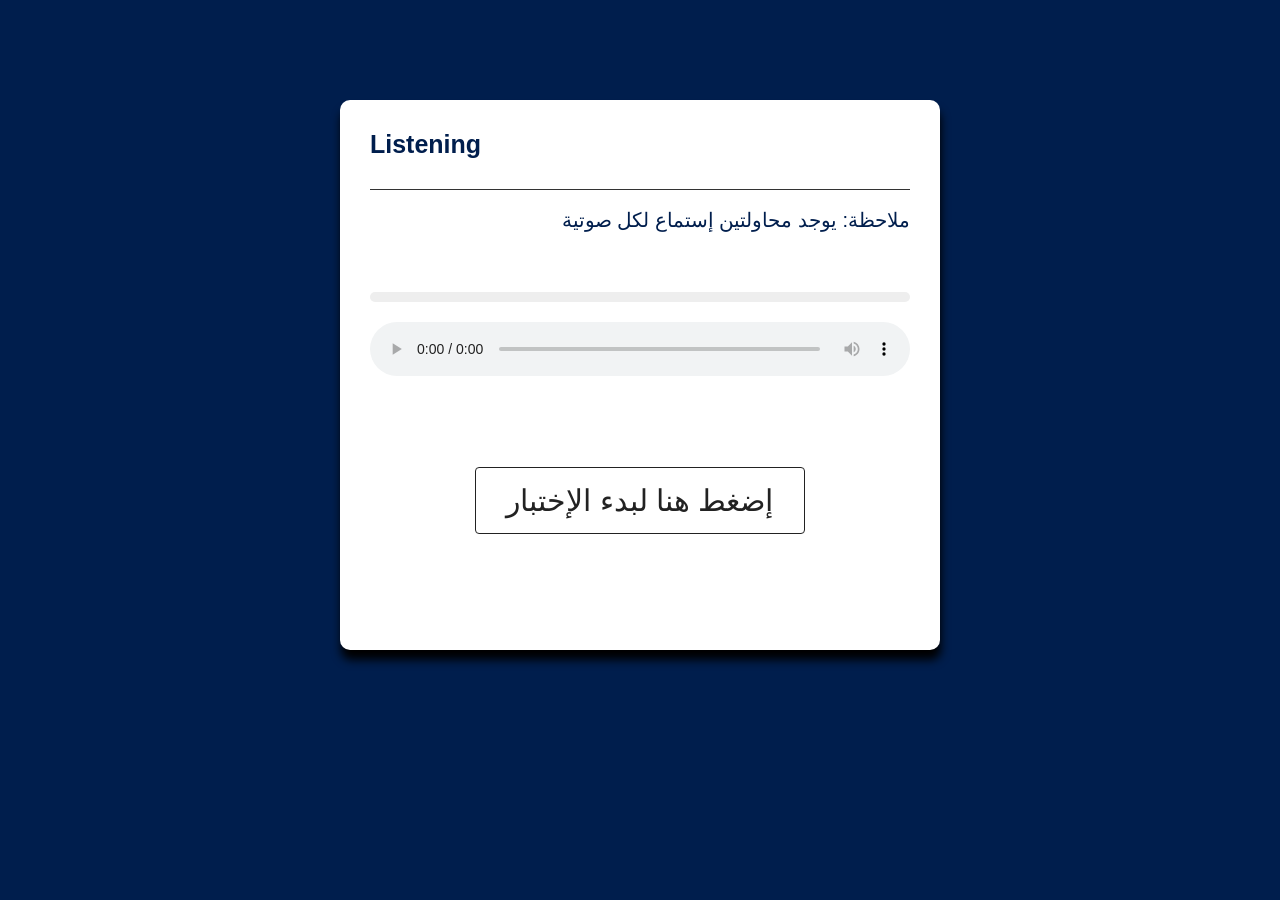
<file: listening.html>
<!doctype html>
<html lang="ar" dir="ltr">
  <head>
    <meta charset="UTF-8" />
    <meta name="viewport" content="width=device-width, initial-scale=1.0" />
    <title>إختبار الاستماع</title>
    <link rel="stylesheet" href="teststyle.css" />
    <link
      rel="icon"
      type="image/png"
      href="favicon.png"
      alt="The website icon, it is a circular image containing STEP English at the the top, a practice website at the bottom written in Arabic, and a middle orange image."
    />
  </head>
  <body>
    <div class="app">
      <h1>Listening</h1>
      <br />
      <p
        style="
          text-align: right;
          font-family: Arial, Helvetica, sans-serif;
          color: #001e4d;
          font-size: 20px;
        "
      >
        ملاحظة: يوجد محاولتين إستماع لكل صوتية
      </p>
      <div id="start-screen" class="quiz"></div>

      <div class="quiz" id="main-quiz-container" style="display: none"></div>
      <div class="quiz">
        <div class="quiz-header">
          <div class="progress-container">
            <div id="progress-bar"></div>
          </div>

          <div id="audio-container">
            <audio id="quiz-audio" controls controlsList="nodownload">
              <source src="" type="audio/mpeg" />
              Your browser does not support the audio element.
            </audio>
          </div>
        </div>

        <h3 id="question">Loading question...</h3>

        <div id="answer-buttons"></div>

        <button id="next-btn" style="display: none">Next</button>
      </div>
    </div>

    <script src="listening.js"></script>
  </body>
</html>
</file>
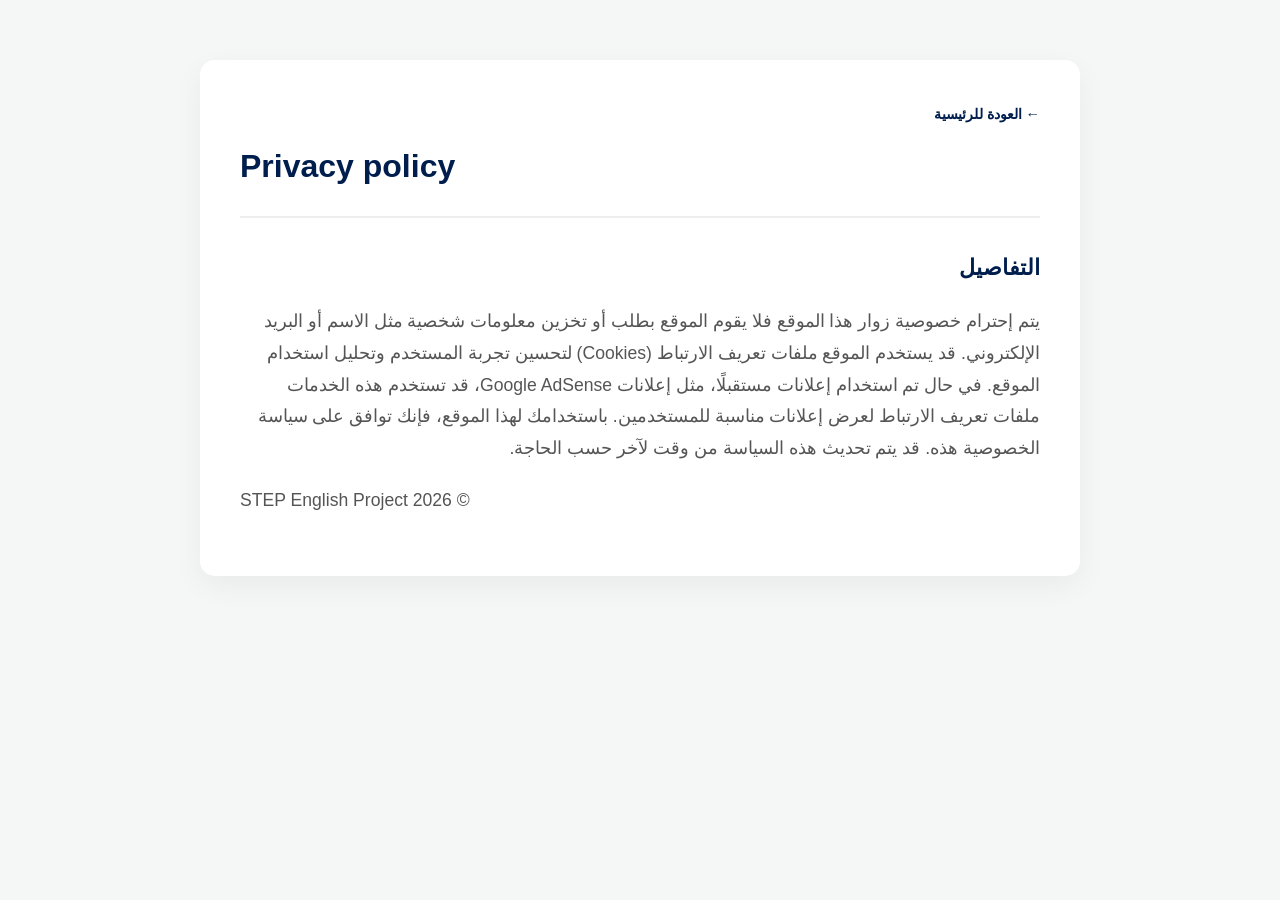
<file: privecy.html>
<!DOCTYPE html>
<html lang="ar" dir="rtl">
<head>
    <meta charset="UTF-8">
    <meta name="viewport" content="width=device-width, initial-scale=1.0">
    <title>سياسة الخصوصية</title>
    <link rel="stylesheet" href="info-pages.css">
      <link
      rel="icon"
      type="image/png"
      href="favicon.png"
      alt="The website icon, it is a circular image containing STEP English at the the top, a practice website at the bottom written in Arabic, and a middle orange image."
    />
      <link
      rel="icon"
      type="image/png"
      href="ENGLISH STEP ICON-modified.png"
    />
    </head>
<body>
    <div class="info-container">
        <header class="info-header">
            <a href="index.html" class="back-btn">← العودة للرئيسية</a>
            <h1 style="text-align: left;">Privacy policy</h1>
        </header>

        <main class="info-content">
            <section>
                <h2>التفاصيل</h2>
                <p>

يتم إحترام خصوصية زوار هذا الموقع

فلا يقوم الموقع بطلب أو تخزين معلومات شخصية مثل الاسم أو البريد الإلكتروني.

قد يستخدم الموقع ملفات تعريف الارتباط (Cookies) لتحسين تجربة المستخدم وتحليل استخدام الموقع.

في حال تم استخدام إعلانات مستقبلًا، مثل إعلانات Google AdSense، قد تستخدم هذه الخدمات ملفات تعريف الارتباط لعرض إعلانات مناسبة للمستخدمين.

باستخدامك لهذا الموقع، فإنك توافق على سياسة الخصوصية هذه.

قد يتم تحديث هذه السياسة من وقت لآخر حسب الحاجة.</p>
            </section>
        </main>

        <footer class="info-footer">
            <p style="text-align: left;">&copy; 2026 STEP English Project</p>
        </div>
    </div>
</body>
</html>
</file>
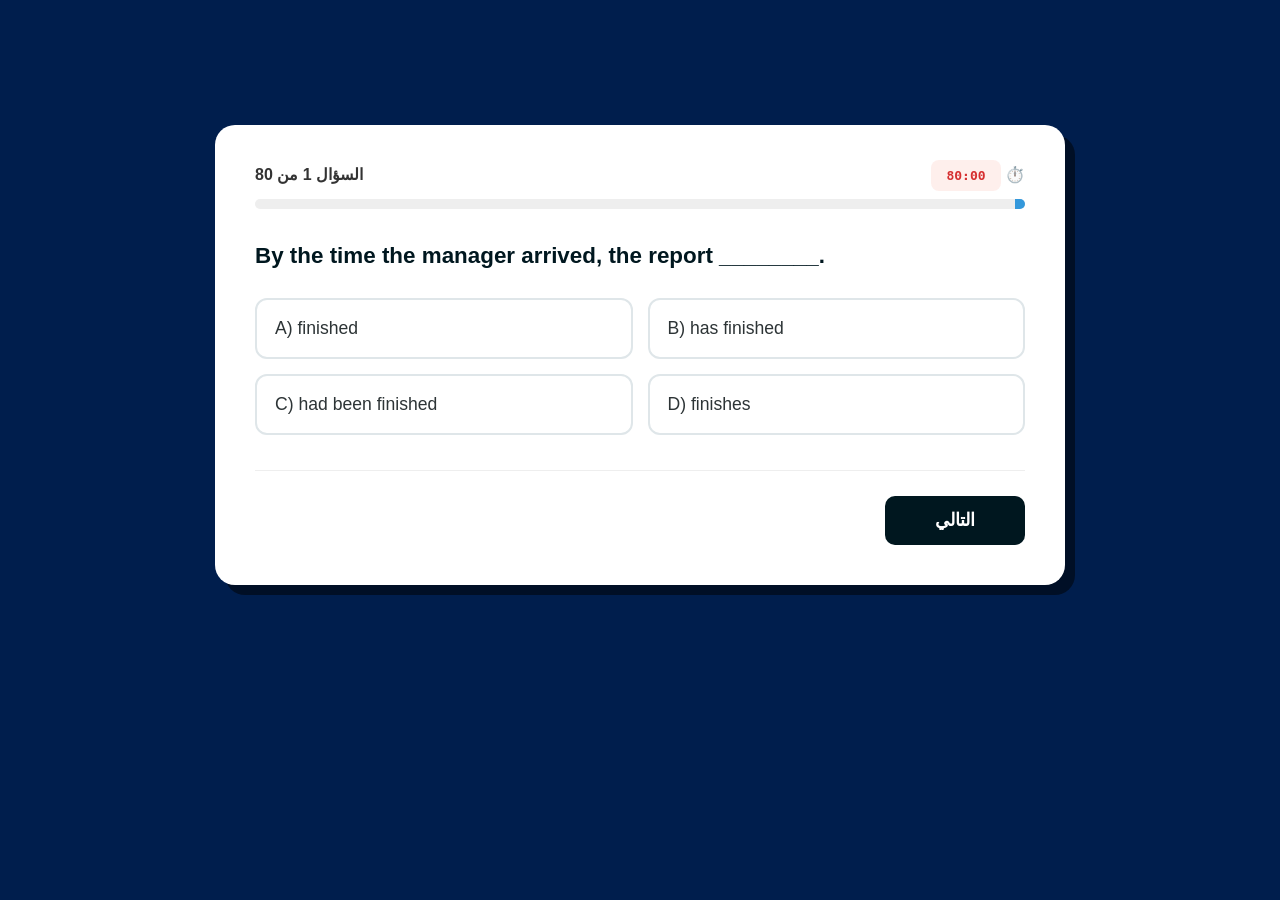
<file: quiz-interface.html>
<!doctype html>
<html lang="ar" dir="rtl"> <head>
    <meta charset="UTF-8" />
    <meta name="viewport" content="width=device-width, initial-scale=1.0" />
    <title>الإختبار الشامل</title>
    <link rel="stylesheet" href="fulltest.css" />
     <link
      rel="icon"
      type="image/png"
      href="favicon.png"
      alt="The website icon, it is a circular image containing STEP English at the the top, a practice website at the bottom written in Arabic, and a middle orange image."
    />
  </head>
  <body>
    <div class="test-wrapper">
      <div class="quiz-card">
        
        <div class="quiz-header">
          <div class="timer-wrapper">
            <span class="timer-icon">⏱️</span>
            <span id="timer">80:00</span>
          </div>
          <span id="progress-text">جاري التحميل...</span>
        </div>

        <div class="progress-container">
          <div id="progress-bar"></div>
        </div>

        <div class="content-area">
          
          <div id="reading-box" class="info-box" style="display: none">
            <p id="passage-text"></p>
          </div>

          <div id="audio-wrapper" class="info-box" style="display: none">
            <div class="audio-box">
              <div class="audio-info">
                <span class="icon">🎧</span>
                <span>قسم الاستماع - Listening Section</span>
              </div>
              <audio id="quiz-audio" controlsList="nodownload"></audio>
              <div class="audio-controls-custom">
                <button id="play-btn" class="audio-btn" onclick="playAudio()">
                  تشغيل المقطع الصوتي
                </button>
                <div id="play-status" class="status-badge">المحاولات المتبقية: 2</div>
              </div>
            </div>
          </div>

          <div class="question-container">
            <h2 id="question-text"></h2>
            <div id="options-container" class="options-grid">
              </div>
          </div>

        </div>

        <div class="quiz-footer">
          <button id="next-btn" class="nav-btn" onclick="handleNext()">التالي</button>
          <button id="prev-btn" class="nav-btn" onclick="handlePrev()">السابق</button>
        </div>

      </div>
    </div>
    <script src="fulltest.js"></script>
  </body>
</html>
</file>
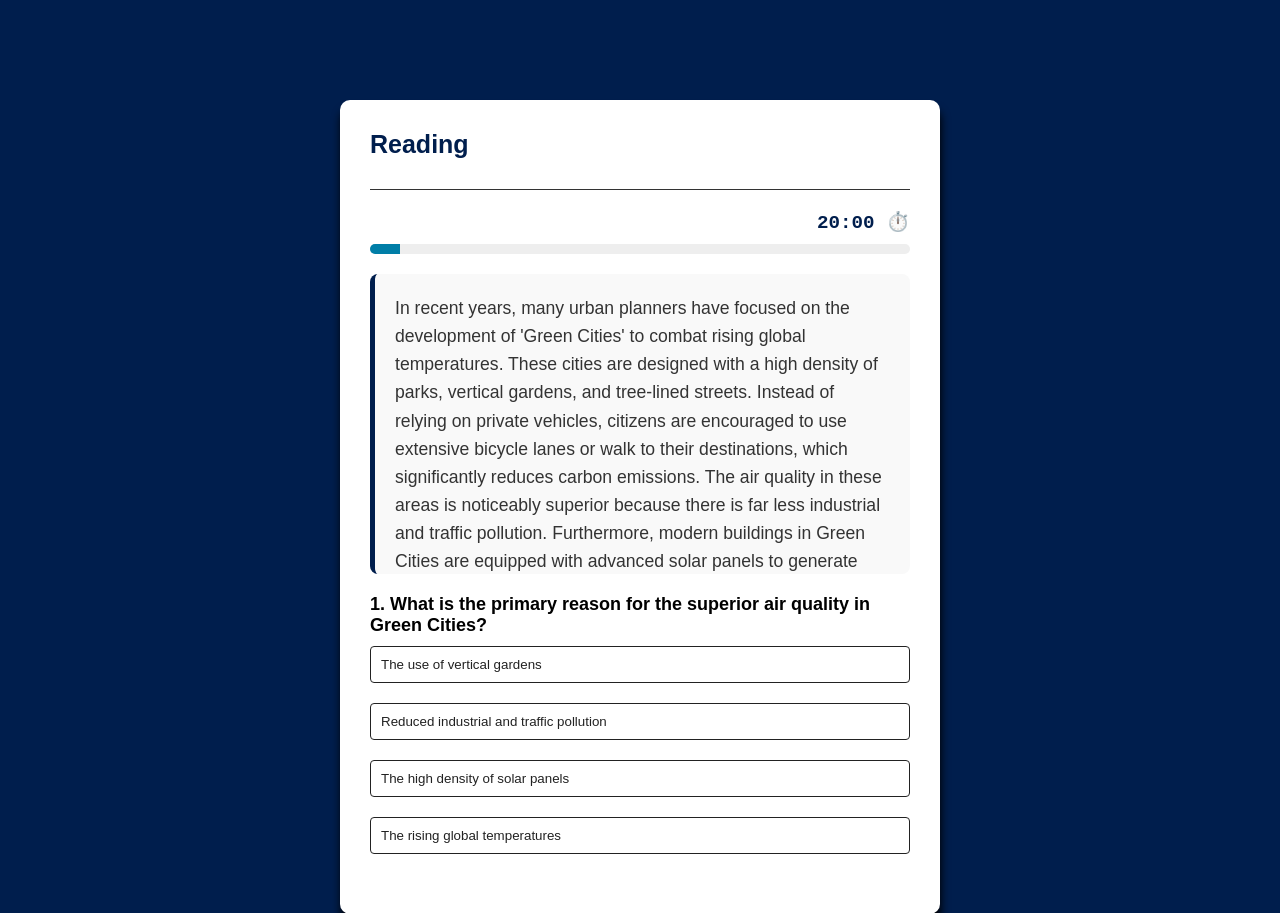
<file: reading.html>
<!doctype html>
<html lang="en">
  <head>
    <meta charset="UTF-8" />
    <meta name="viewport" content="width=device-width, initial-scale=1.0" />
    <title>إختبار القراءة</title>
    <link rel="stylesheet" href="teststyle.css" />
    <link
      rel="icon"
      type="image/png"
      href="favicon.png"
      alt="The website icon, it is a circular image containing STEP English at the the top, a practice website at the bottom written in Arabic, and a middle orange image."
    />
  </head>
  <body>
    <div class="app">
      <h1>Reading</h1>
      <div class="quiz">
        <div class="quiz-header">
          <div id="timer">20:00</div>
          <div class="progress-container">
            <div id="progress-bar"></div>
          </div>
        </div>

        <div id="reading-text"></div>

        <h3 id="question"></h3>

        <div id="answer-buttons"></div>

        <button id="next-btn">Next</button>
      </div>
    </div>
    <script src="reading.js"></script>
  </body>
</html>
</file>
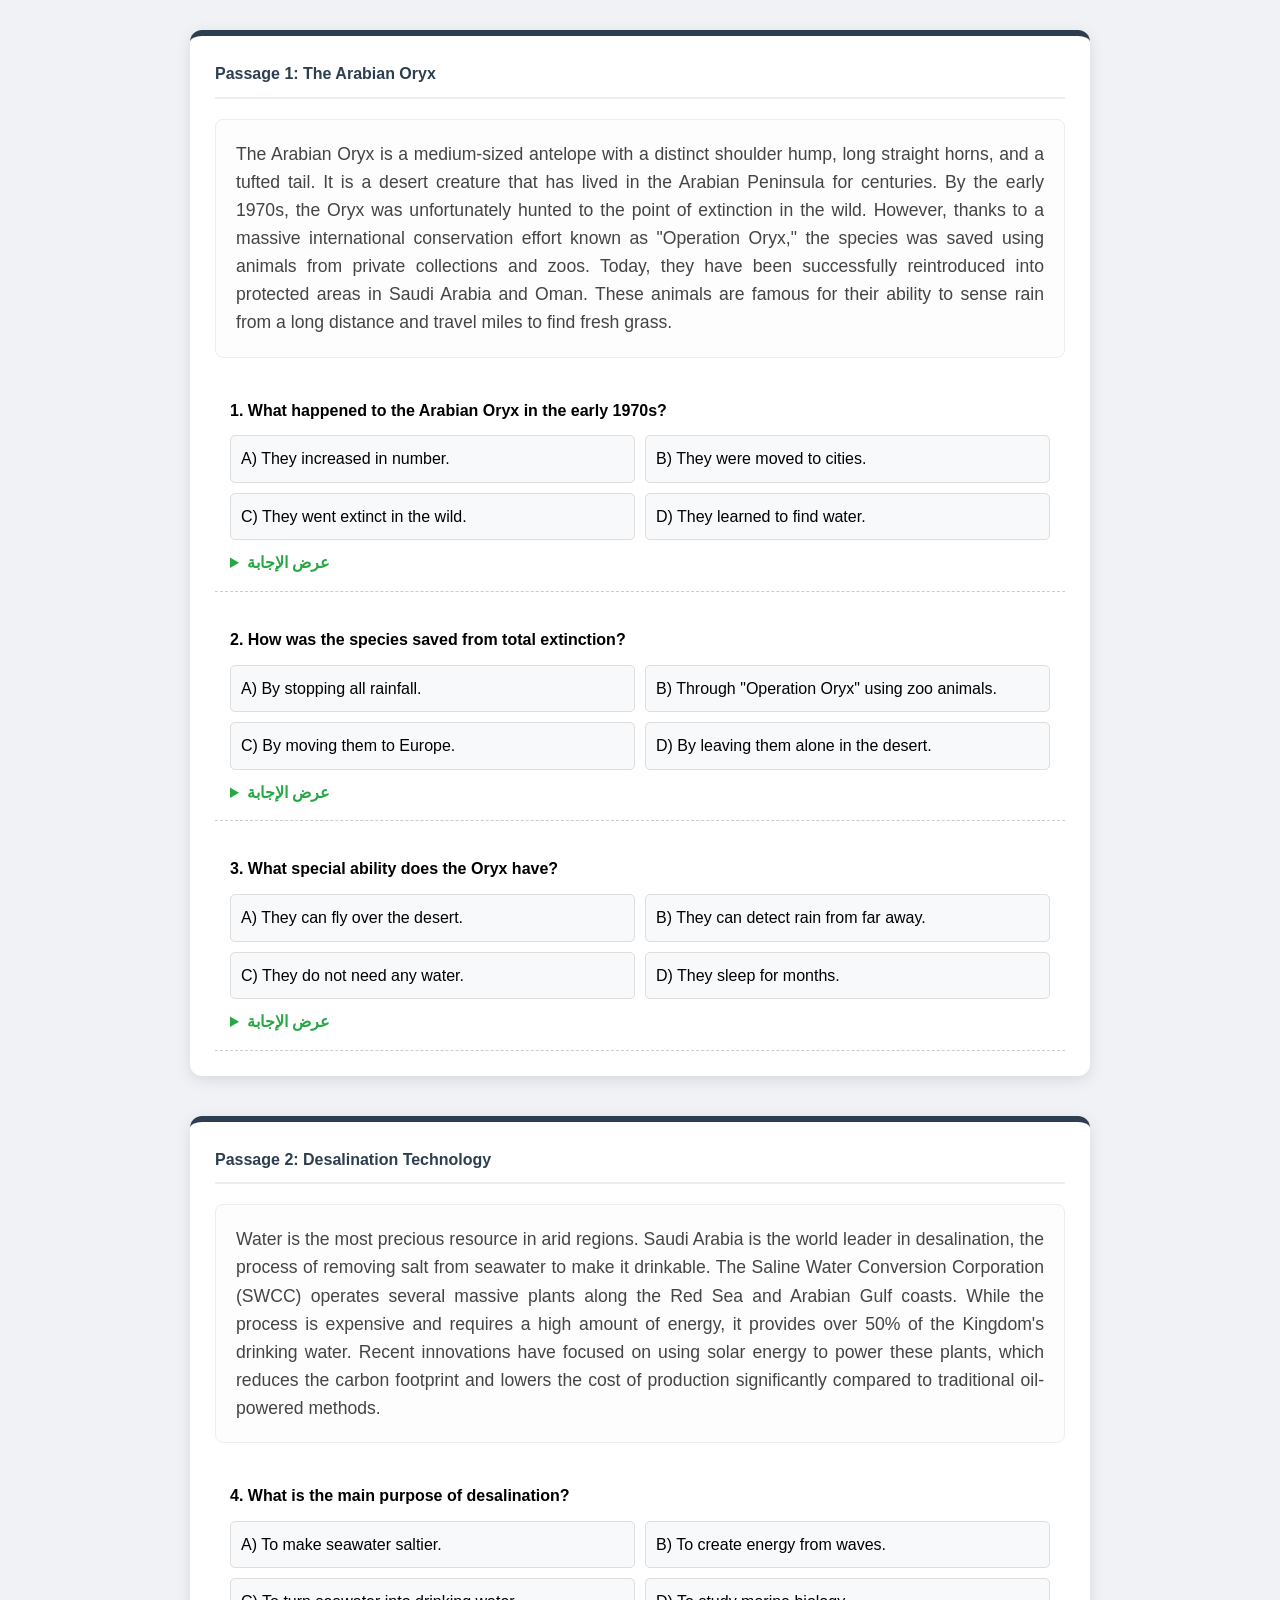
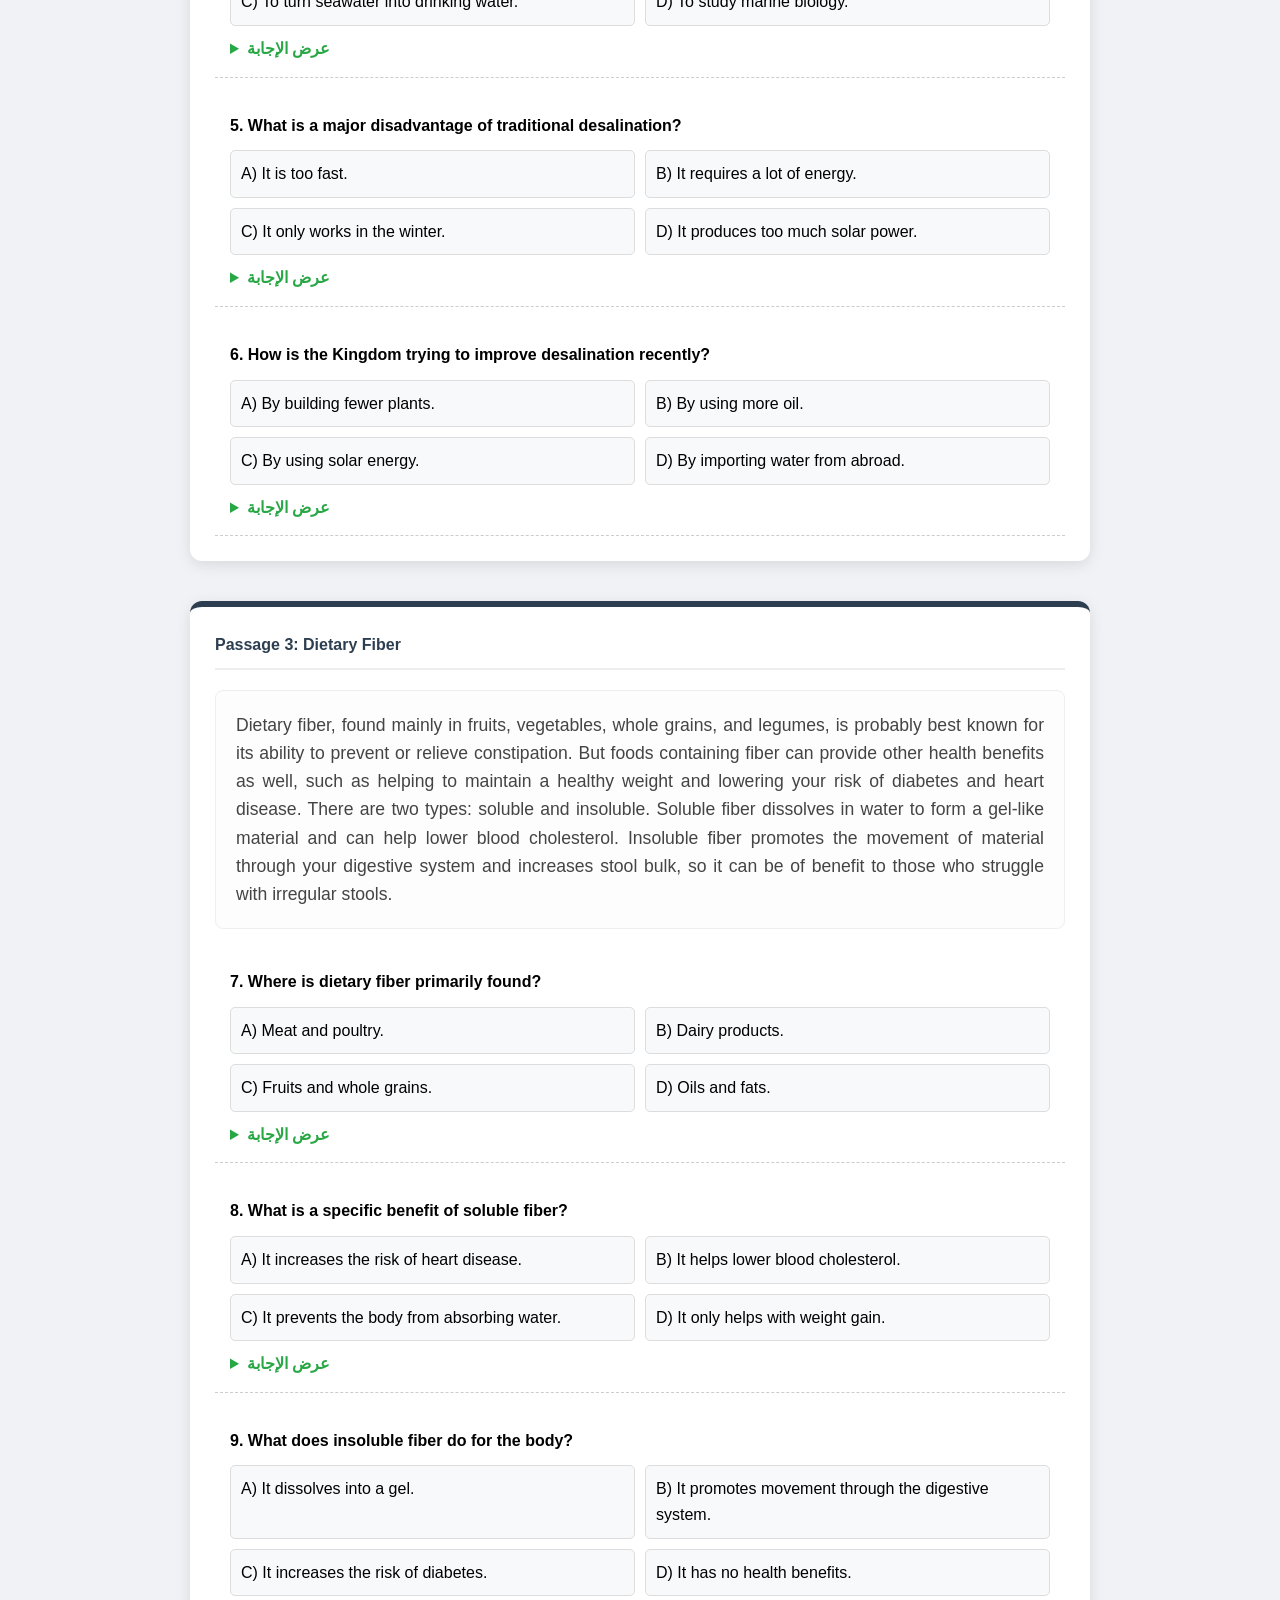
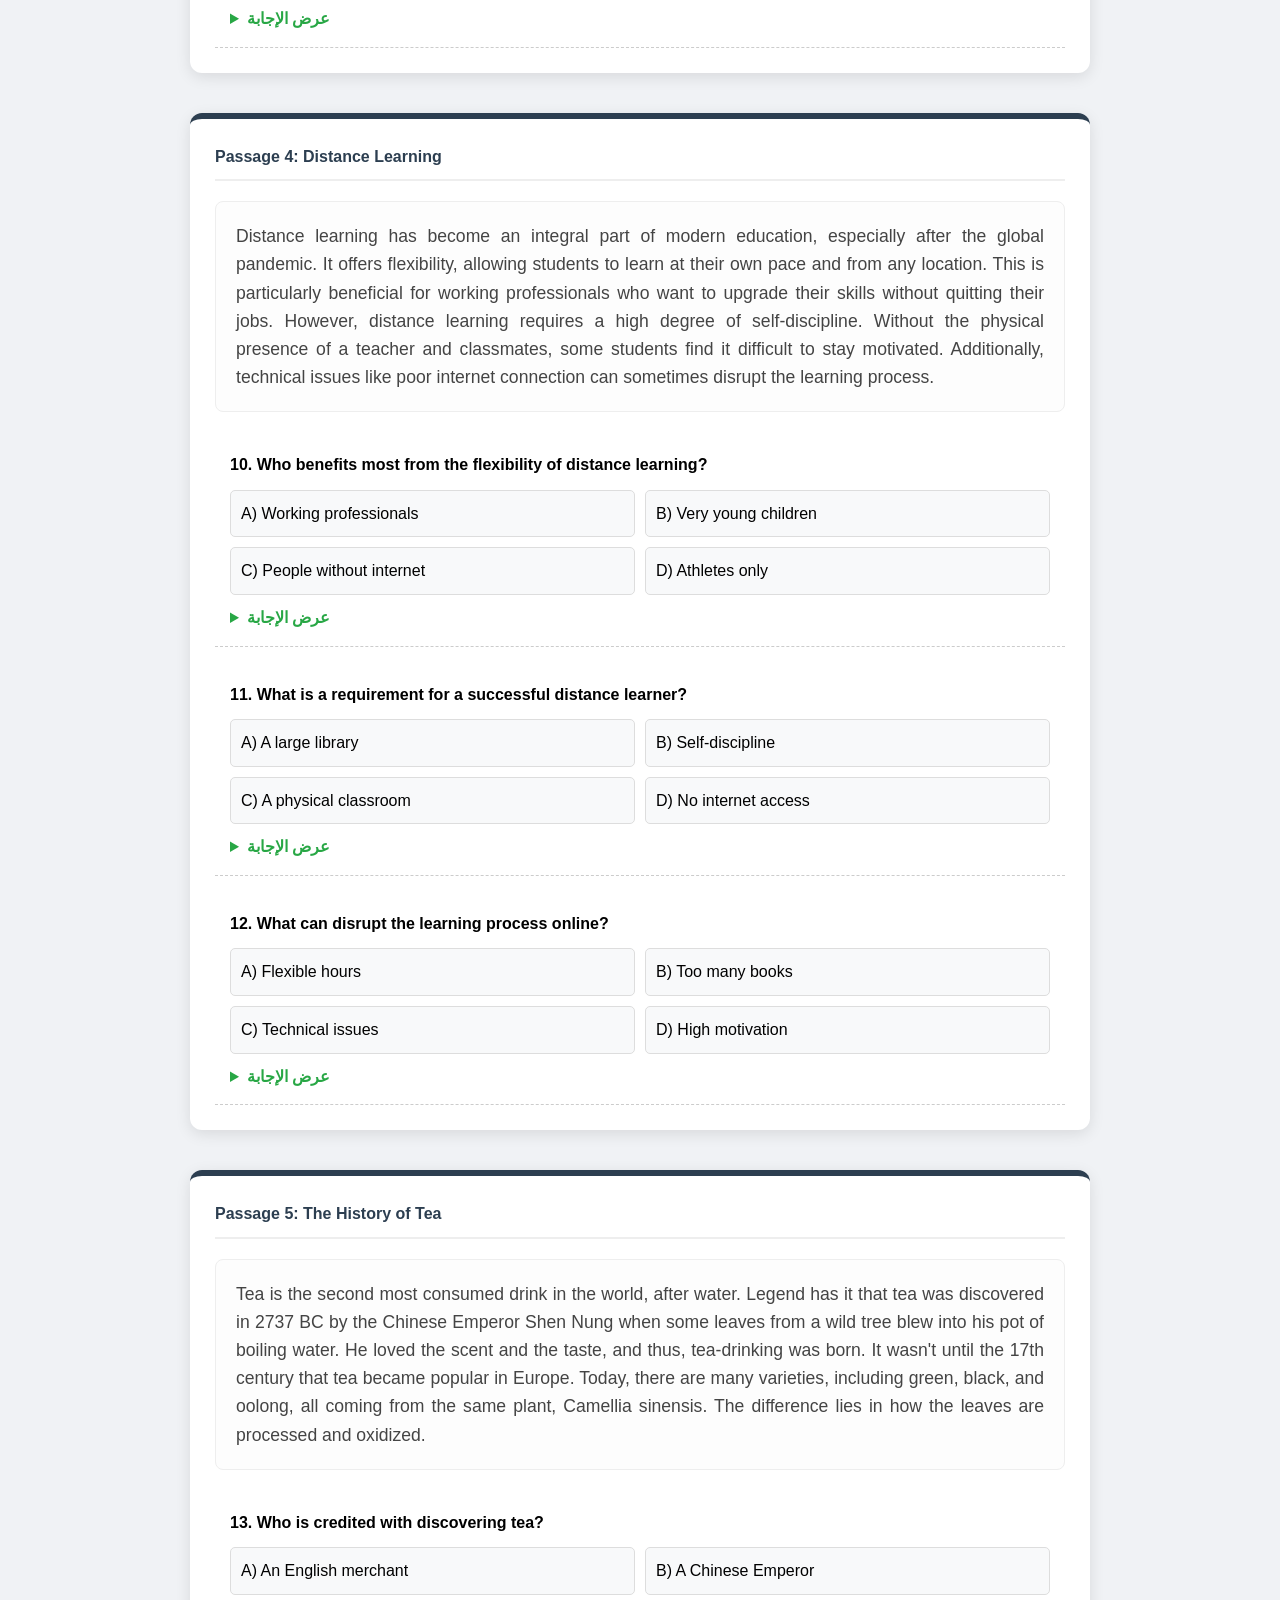
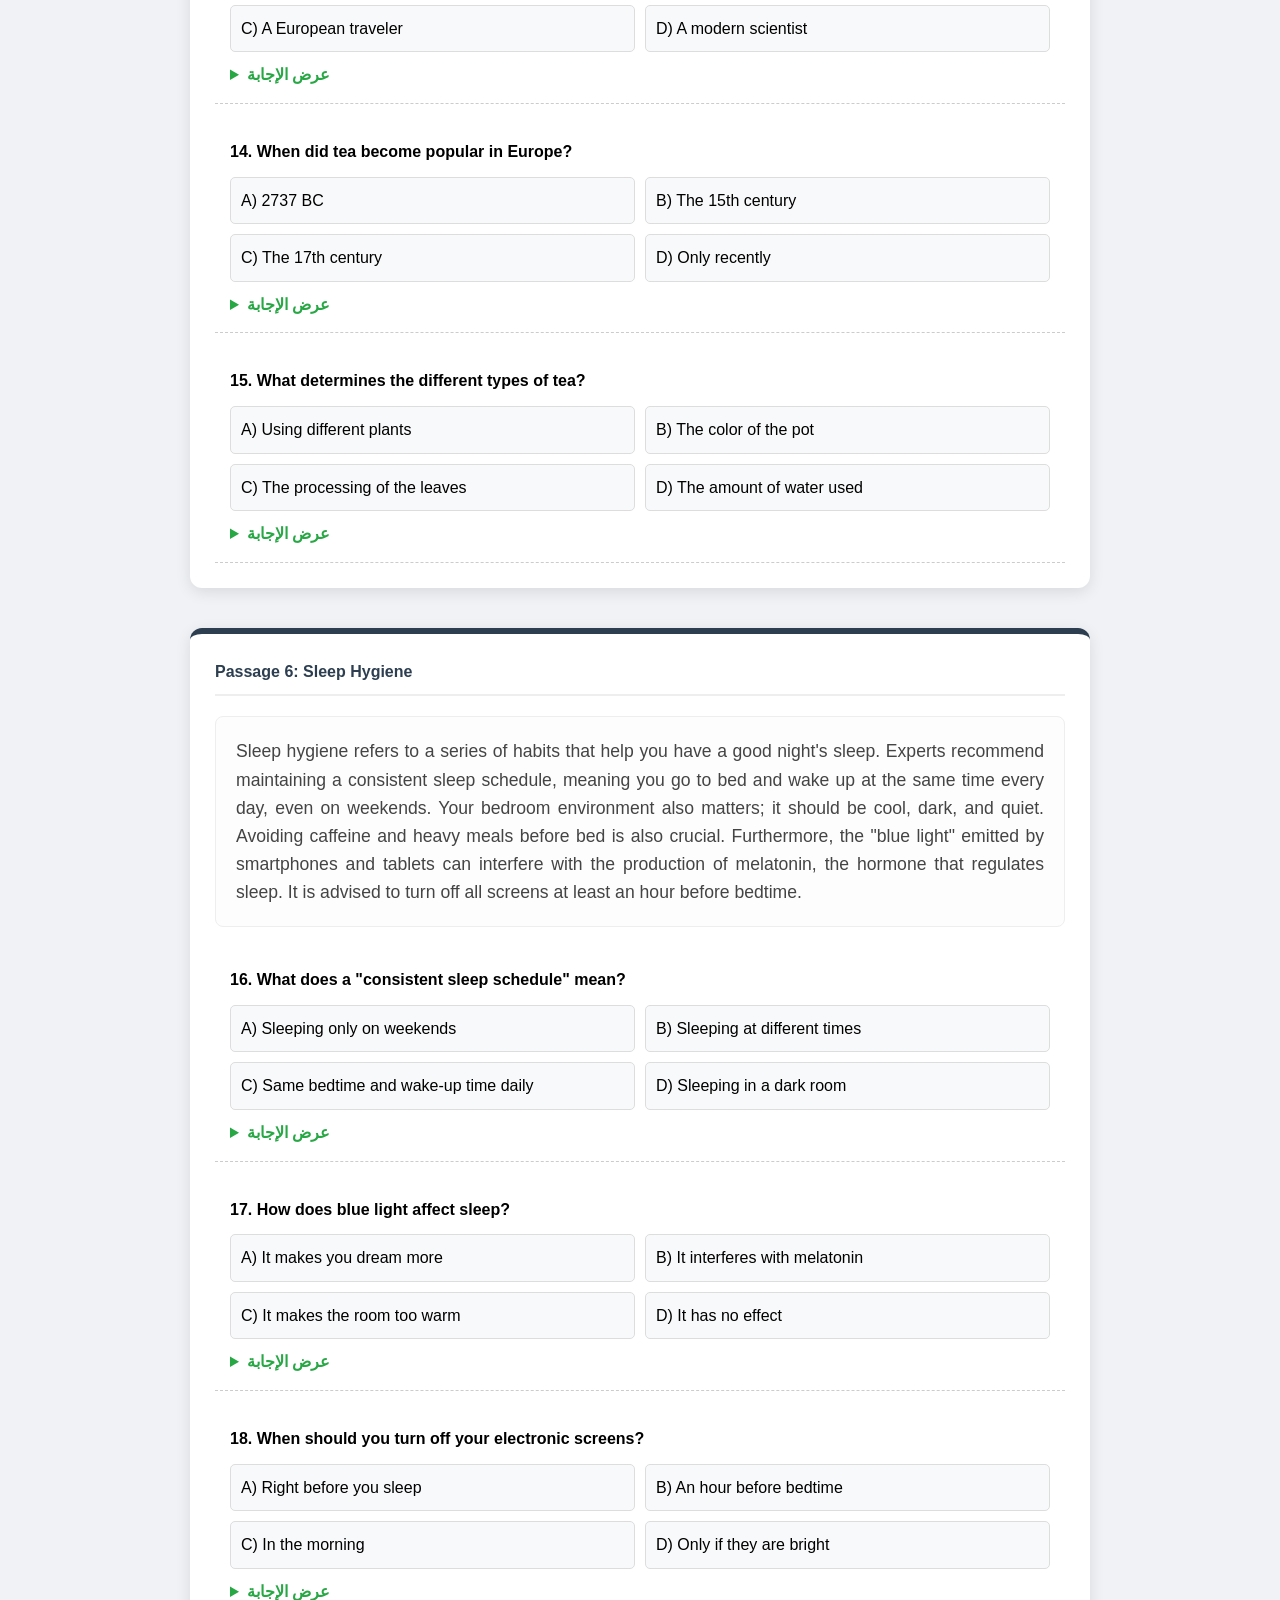
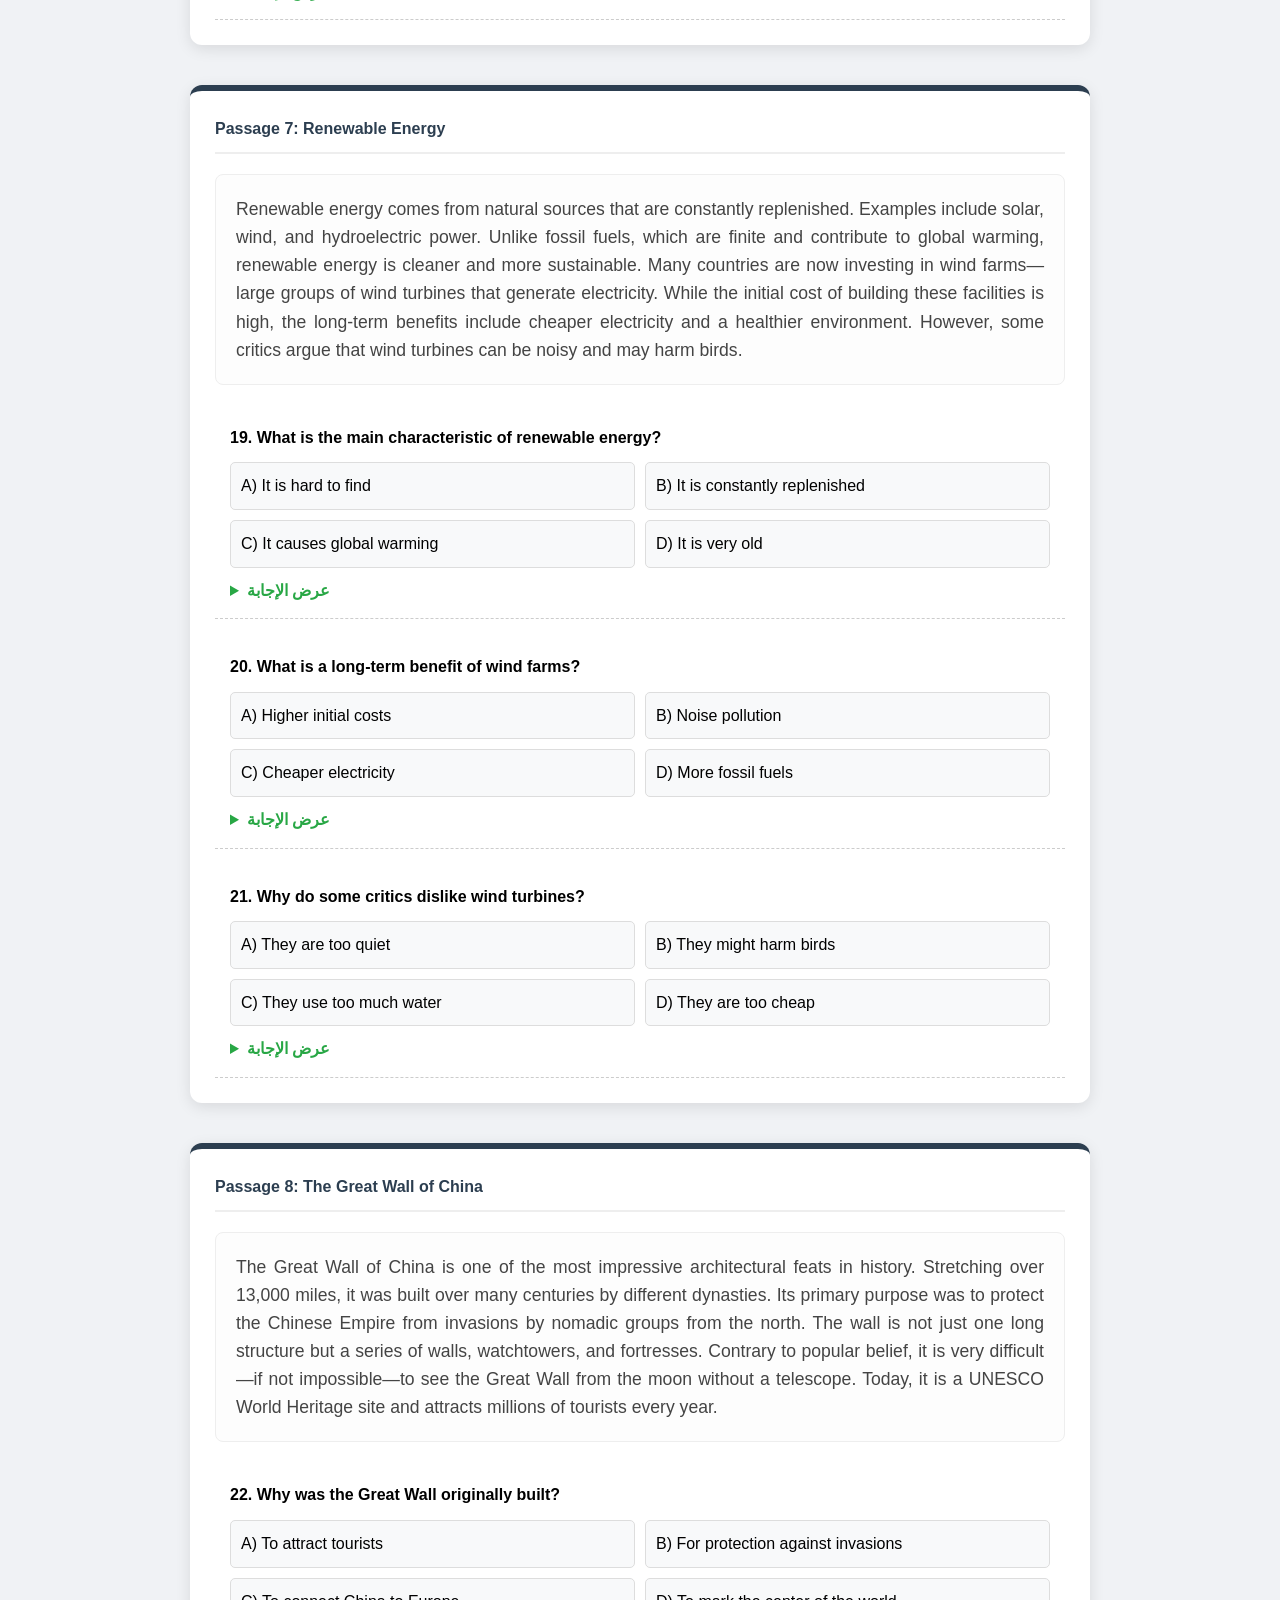
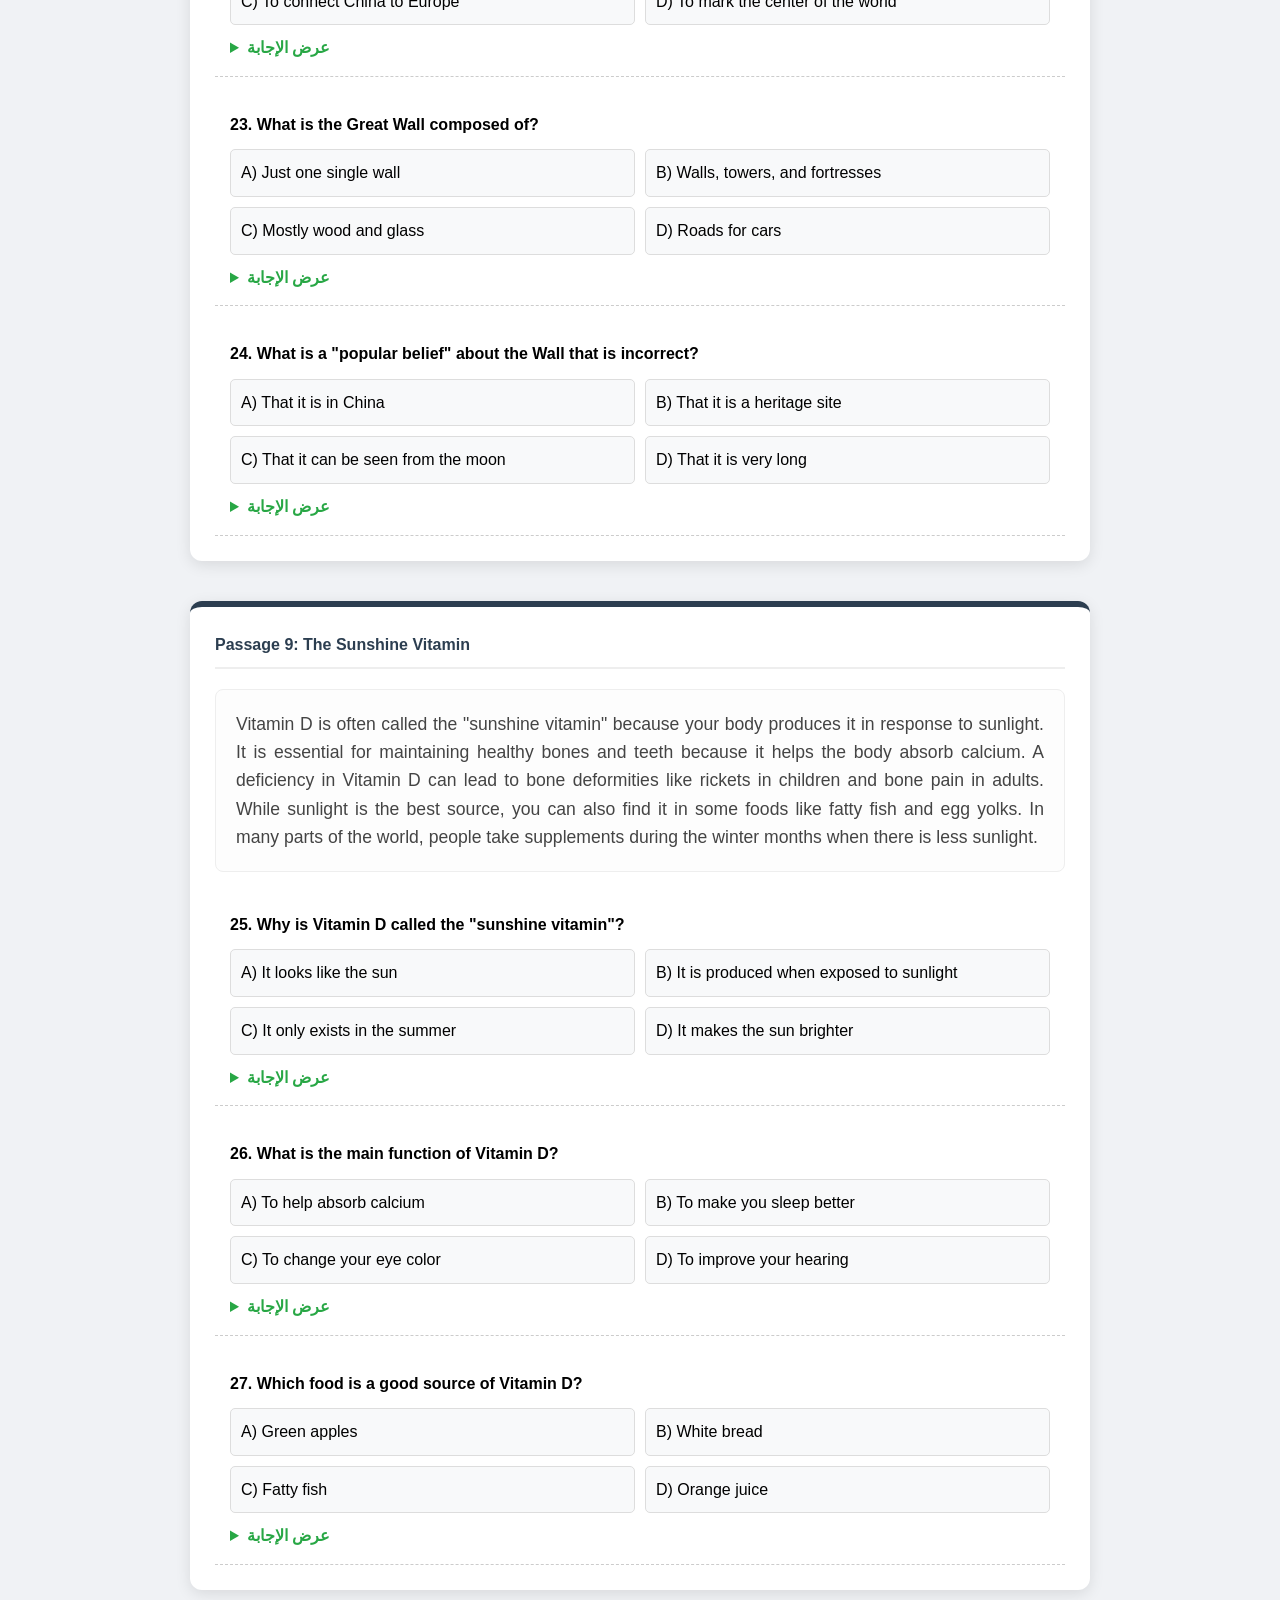
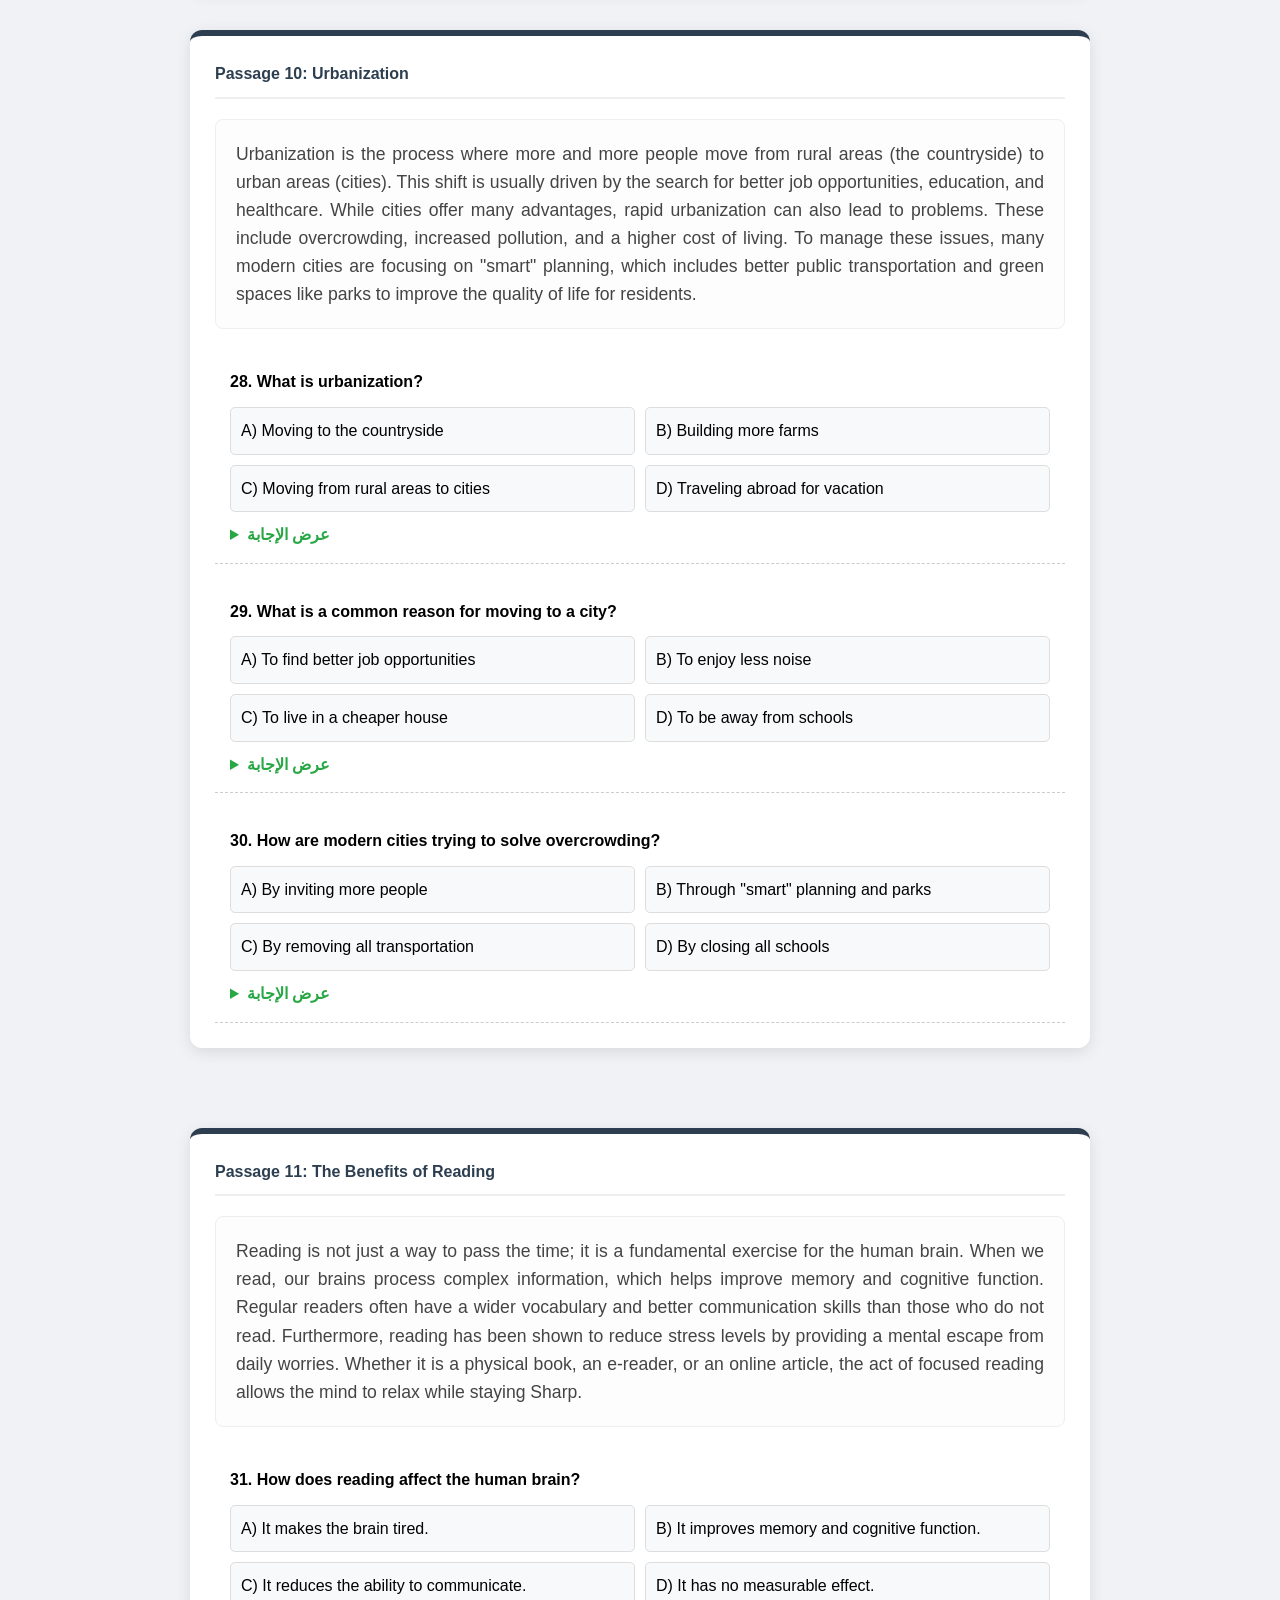
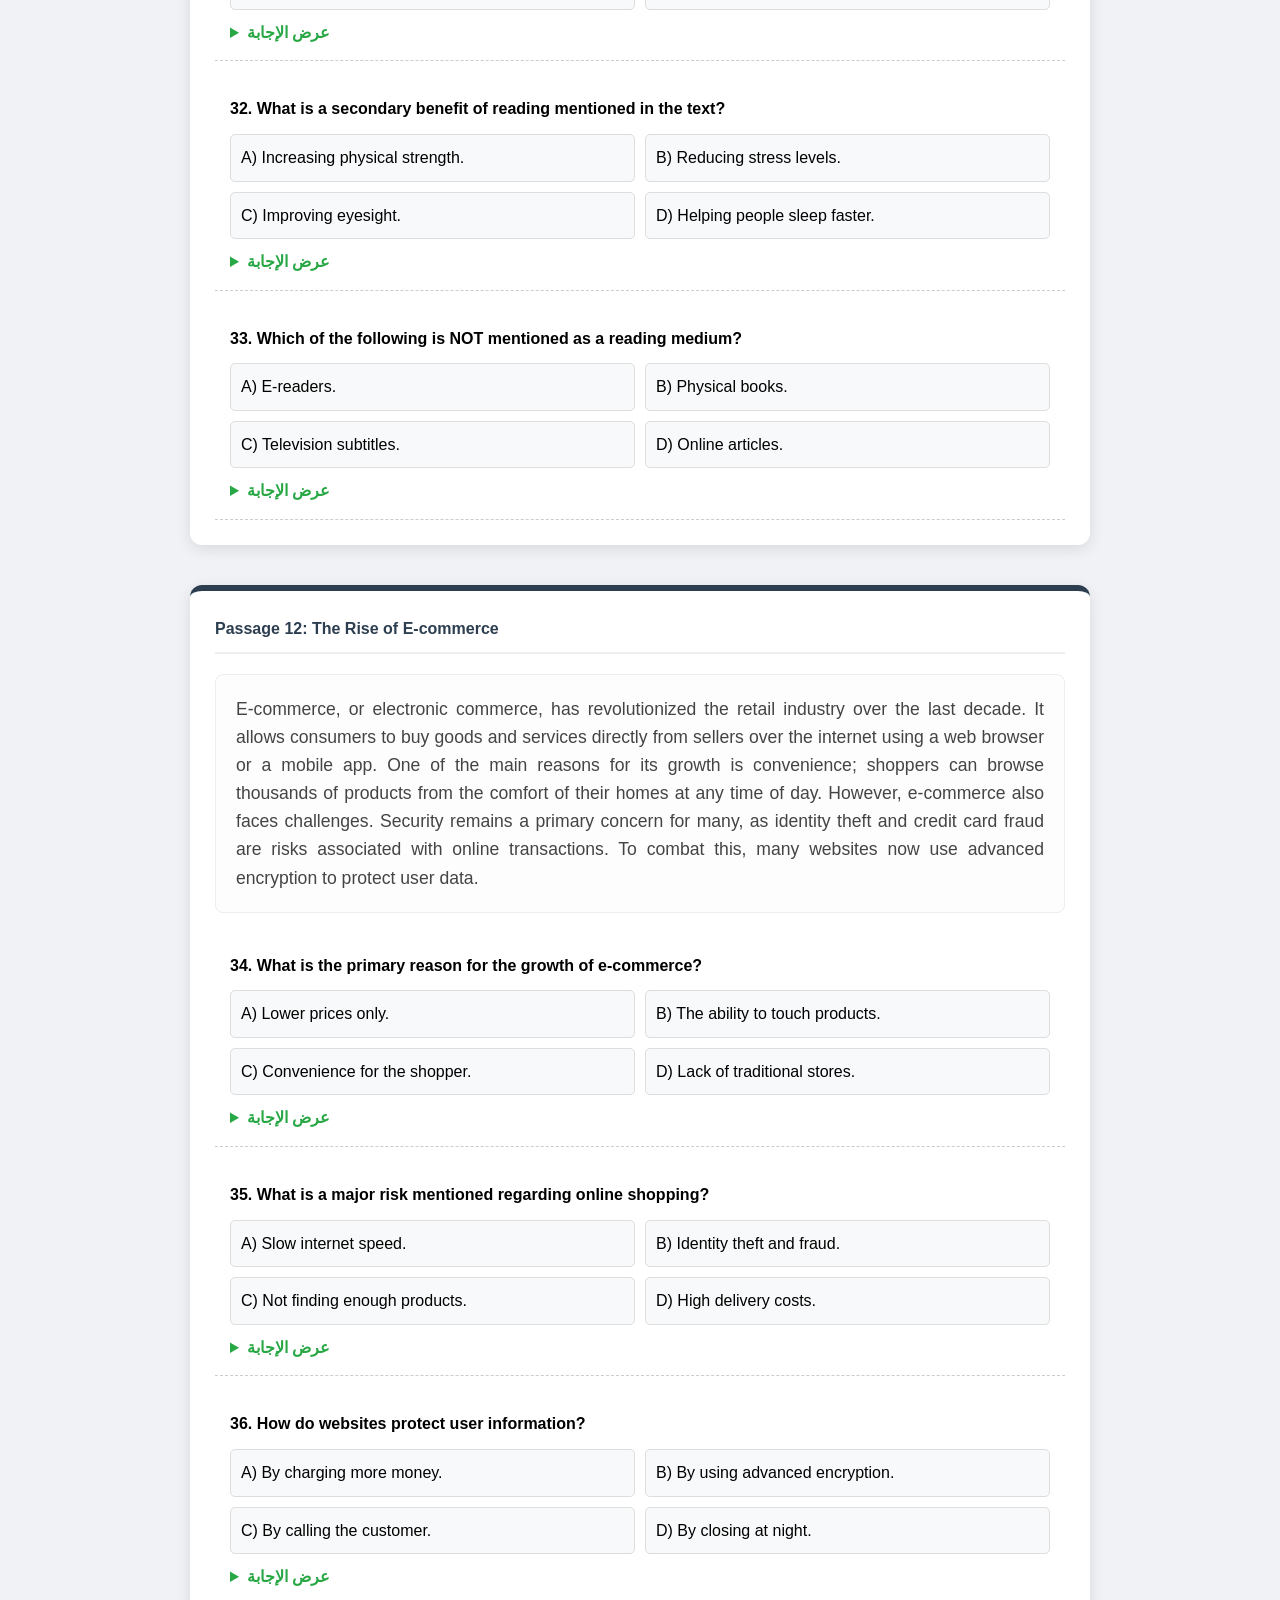
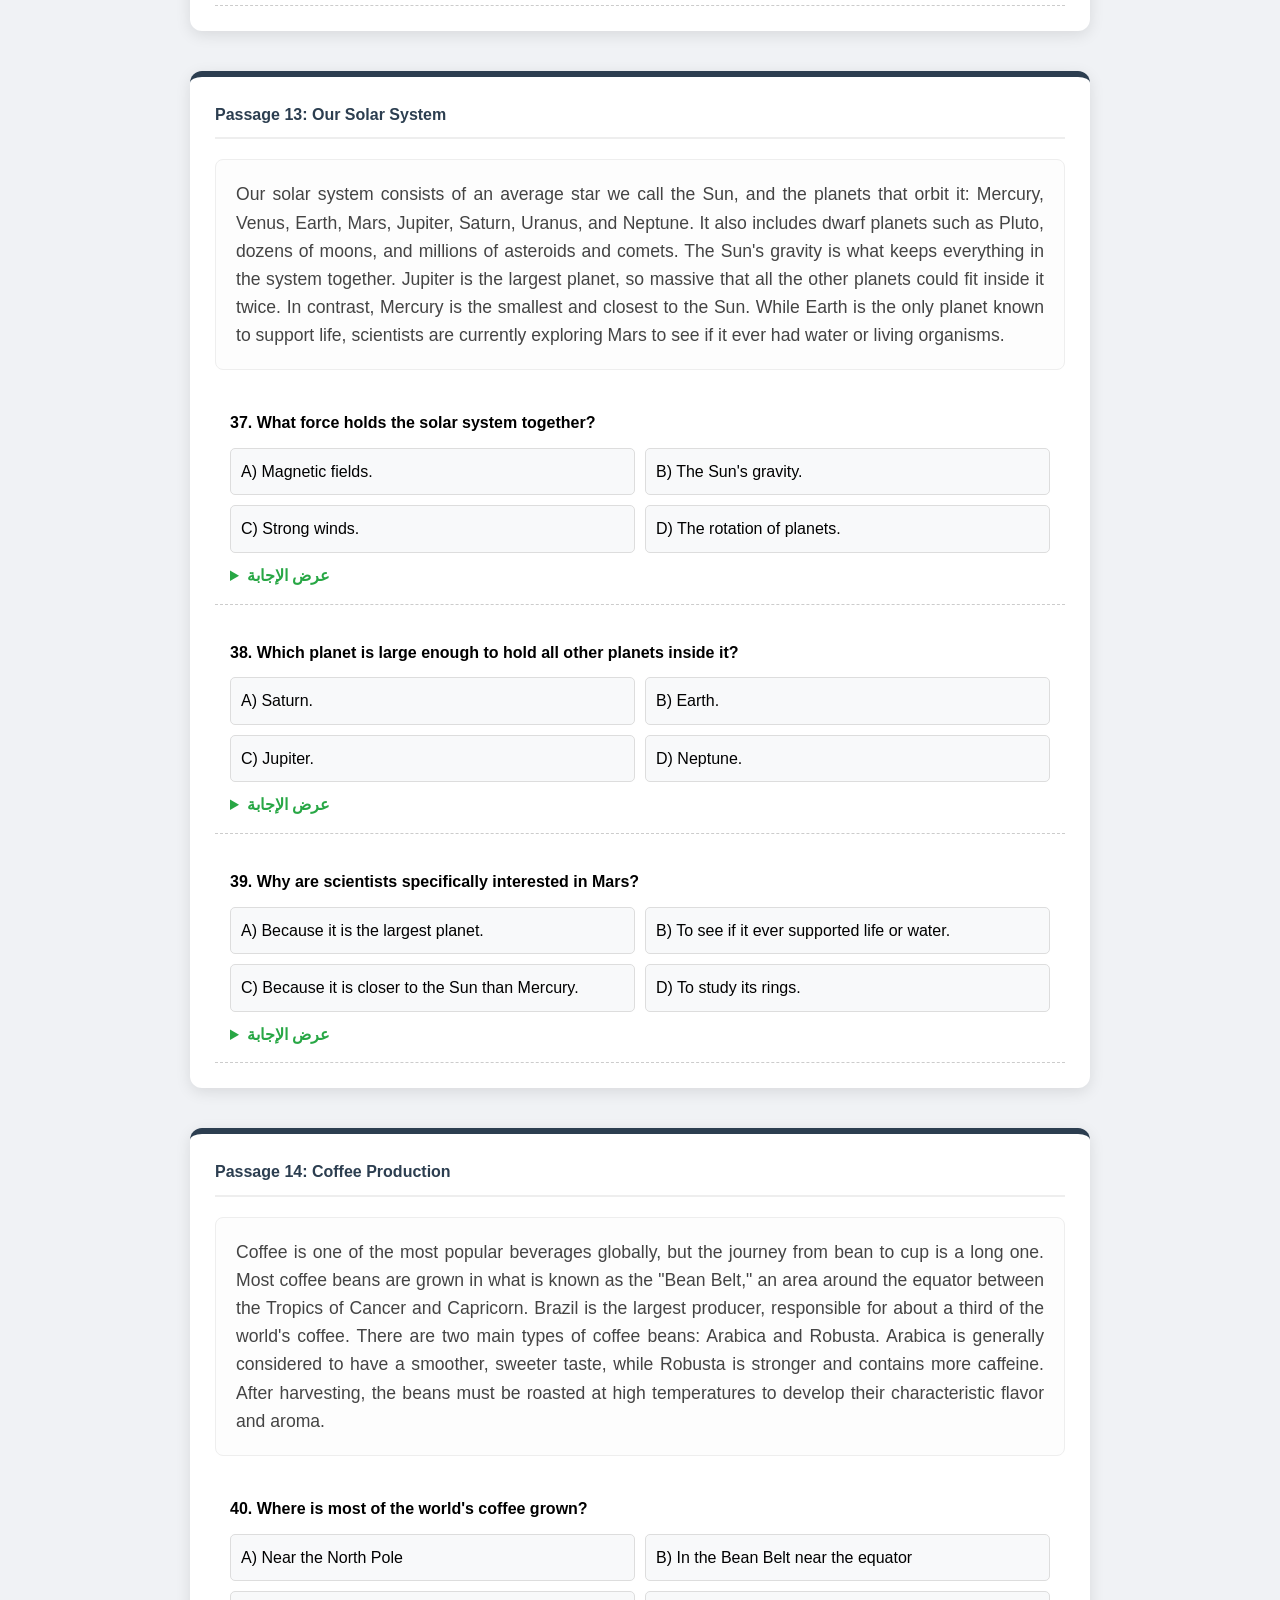
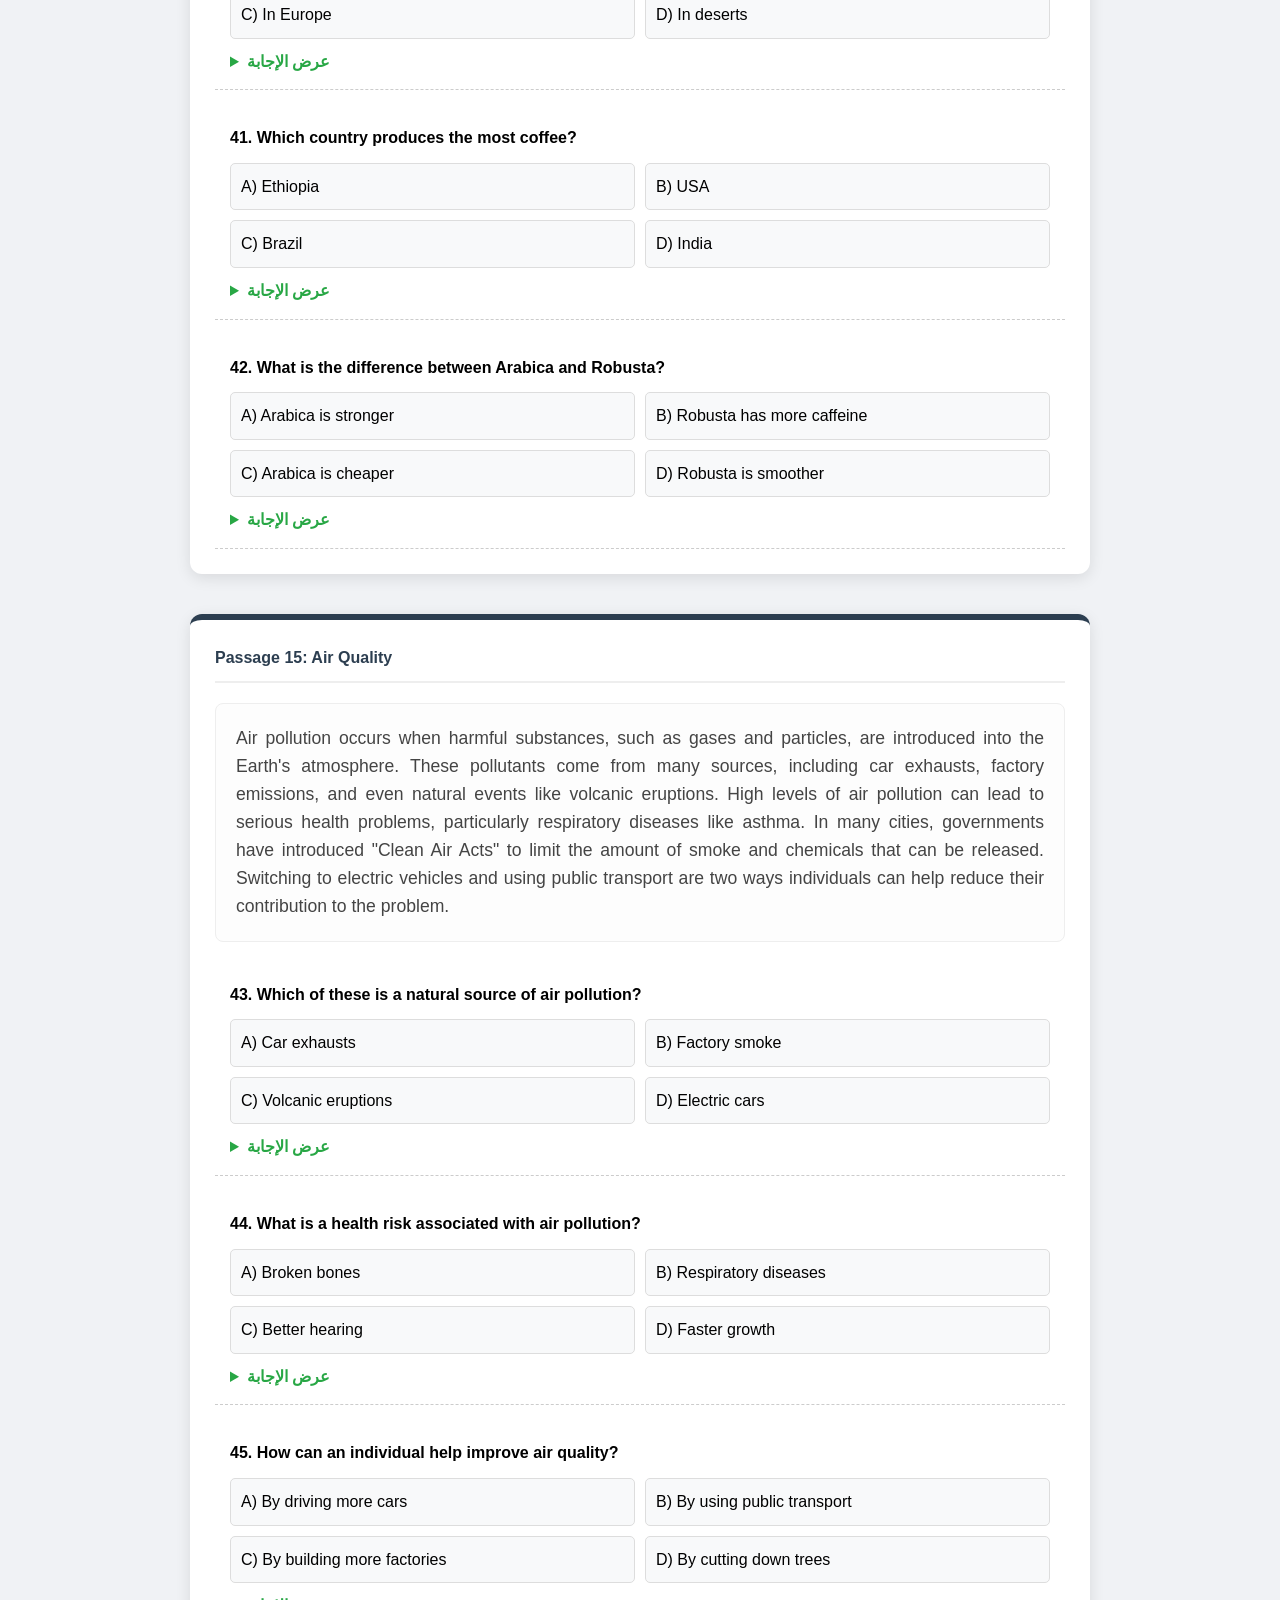
<file: readingCollection.html>
<!doctype html>
<html lang="en">
  <head>
    <meta charset="UTF-8" />
    <meta name="viewport" content="width=device-width, initial-scale=1.0" />
    <title>تسريبات القراءة</title>
    <link rel="stylesheet" href="readingCollection.css" />
    <link
      rel="icon"
      type="image/png"
      href="favicon.png"
      alt="The website icon, it is a circular image containing STEP English at the the top, a practice website at the bottom written in Arabic, and a middle orange image."
    />
  </head>
  <body>
    <div class="reading-container">
      <div class="passage-card">
        <div class="passage-header">Passage 1: The Arabian Oryx</div>
        <div class="passage-content">
          The Arabian Oryx is a medium-sized antelope with a distinct shoulder
          hump, long straight horns, and a tufted tail. It is a desert creature
          that has lived in the Arabian Peninsula for centuries. By the early
          1970s, the Oryx was unfortunately hunted to the point of extinction in
          the wild. However, thanks to a massive international conservation
          effort known as "Operation Oryx," the species was saved using animals
          from private collections and zoos. Today, they have been successfully
          reintroduced into protected areas in Saudi Arabia and Oman. These
          animals are famous for their ability to sense rain from a long
          distance and travel miles to find fresh grass.
        </div>

        <div class="question-block">
          <span class="question-text"
            >1. What happened to the Arabian Oryx in the early 1970s?</span
          >
          <div class="options-grid">
            <div class="option">A) They increased in number.</div>
            <div class="option">B) They were moved to cities.</div>
            <div class="option">C) They went extinct in the wild.</div>
            <div class="option">D) They learned to find water.</div>
          </div>
          <details>
            <summary>عرض الإجابة</summary>
            C - Hunted to extinction in the wild.
          </details>
        </div>

        <div class="question-block">
          <span class="question-text"
            >2. How was the species saved from total extinction?</span
          >
          <div class="options-grid">
            <div class="option">A) By stopping all rainfall.</div>
            <div class="option">
              B) Through "Operation Oryx" using zoo animals.
            </div>
            <div class="option">C) By moving them to Europe.</div>
            <div class="option">D) By leaving them alone in the desert.</div>
          </div>
          <details>
            <summary>عرض الإجابة</summary>
            B - Operation Oryx used animals from zoos/collections.
          </details>
        </div>

        <div class="question-block">
          <span class="question-text"
            >3. What special ability does the Oryx have?</span
          >
          <div class="options-grid">
            <div class="option">A) They can fly over the desert.</div>
            <div class="option">B) They can detect rain from far away.</div>
            <div class="option">C) They do not need any water.</div>
            <div class="option">D) They sleep for months.</div>
          </div>
          <details>
            <summary>عرض الإجابة</summary>
            B - Sense rain from a long distance.
          </details>
        </div>
      </div>

      <!-- Passage 2: Desalination in Saudi Arabia -->
      <div class="passage-card">
        <div class="passage-header">Passage 2: Desalination Technology</div>
        <div class="passage-content">
          Water is the most precious resource in arid regions. Saudi Arabia is
          the world leader in desalination, the process of removing salt from
          seawater to make it drinkable. The Saline Water Conversion Corporation
          (SWCC) operates several massive plants along the Red Sea and Arabian
          Gulf coasts. While the process is expensive and requires a high amount
          of energy, it provides over 50% of the Kingdom's drinking water.
          Recent innovations have focused on using solar energy to power these
          plants, which reduces the carbon footprint and lowers the cost of
          production significantly compared to traditional oil-powered methods.
        </div>

        <div class="question-block">
          <span class="question-text"
            >4. What is the main purpose of desalination?</span
          >
          <div class="options-grid">
            <div class="option">A) To make seawater saltier.</div>
            <div class="option">B) To create energy from waves.</div>
            <div class="option">C) To turn seawater into drinking water.</div>
            <div class="option">D) To study marine biology.</div>
          </div>
          <details>
            <summary>عرض الإجابة</summary>
            C - Removing salt to make it drinkable.
          </details>
        </div>

        <div class="question-block">
          <span class="question-text"
            >5. What is a major disadvantage of traditional desalination?</span
          >
          <div class="options-grid">
            <div class="option">A) It is too fast.</div>
            <div class="option">B) It requires a lot of energy.</div>
            <div class="option">C) It only works in the winter.</div>
            <div class="option">D) It produces too much solar power.</div>
          </div>
          <details>
            <summary>عرض الإجابة</summary>
            B - Requires a high amount of energy.
          </details>
        </div>

        <div class="question-block">
          <span class="question-text"
            >6. How is the Kingdom trying to improve desalination
            recently?</span
          >
          <div class="options-grid">
            <div class="option">A) By building fewer plants.</div>
            <div class="option">B) By using more oil.</div>
            <div class="option">C) By using solar energy.</div>
            <div class="option">D) By importing water from abroad.</div>
          </div>
          <details>
            <summary>عرض الإجابة</summary>
            C - Using solar energy to power plants.
          </details>
        </div>
      </div>

      <!-- Passage 3: The Importance of Fiber -->
      <div class="passage-card">
        <div class="passage-header">Passage 3: Dietary Fiber</div>
        <div class="passage-content">
          Dietary fiber, found mainly in fruits, vegetables, whole grains, and
          legumes, is probably best known for its ability to prevent or relieve
          constipation. But foods containing fiber can provide other health
          benefits as well, such as helping to maintain a healthy weight and
          lowering your risk of diabetes and heart disease. There are two types:
          soluble and insoluble. Soluble fiber dissolves in water to form a
          gel-like material and can help lower blood cholesterol. Insoluble
          fiber promotes the movement of material through your digestive system
          and increases stool bulk, so it can be of benefit to those who
          struggle with irregular stools.
        </div>

        <div class="question-block">
          <span class="question-text"
            >7. Where is dietary fiber primarily found?</span
          >
          <div class="options-grid">
            <div class="option">A) Meat and poultry.</div>
            <div class="option">B) Dairy products.</div>
            <div class="option">C) Fruits and whole grains.</div>
            <div class="option">D) Oils and fats.</div>
          </div>
          <details>
            <summary>عرض الإجابة</summary>
            C - Fruits, vegetables, and whole grains.
          </details>
        </div>

        <div class="question-block">
          <span class="question-text"
            >8. What is a specific benefit of soluble fiber?</span
          >
          <div class="options-grid">
            <div class="option">A) It increases the risk of heart disease.</div>
            <div class="option">B) It helps lower blood cholesterol.</div>
            <div class="option">
              C) It prevents the body from absorbing water.
            </div>
            <div class="option">D) It only helps with weight gain.</div>
          </div>
          <details>
            <summary>عرض الإجابة</summary>
            B - Helps lower blood cholesterol.
          </details>
        </div>

        <div class="question-block">
          <span class="question-text"
            >9. What does insoluble fiber do for the body?</span
          >
          <div class="options-grid">
            <div class="option">A) It dissolves into a gel.</div>
            <div class="option">
              B) It promotes movement through the digestive system.
            </div>
            <div class="option">C) It increases the risk of diabetes.</div>
            <div class="option">D) It has no health benefits.</div>
          </div>
          <details>
            <summary>عرض الإجابة</summary>
            B - Promotes movement through the digestive system.
          </details>
        </div>
      </div>

      <div class="passage-card">
        <div class="passage-header">Passage 4: Distance Learning</div>
        <div class="passage-content">
          Distance learning has become an integral part of modern education,
          especially after the global pandemic. It offers flexibility, allowing
          students to learn at their own pace and from any location. This is
          particularly beneficial for working professionals who want to upgrade
          their skills without quitting their jobs. However, distance learning
          requires a high degree of self-discipline. Without the physical
          presence of a teacher and classmates, some students find it difficult
          to stay motivated. Additionally, technical issues like poor internet
          connection can sometimes disrupt the learning process.
        </div>
        <div class="question-block">
          <span class="question-text"
            >10. Who benefits most from the flexibility of distance
            learning?</span
          >
          <div class="options-grid">
            <div class="option">A) Working professionals</div>
            <div class="option">B) Very young children</div>
            <div class="option">C) People without internet</div>
            <div class="option">D) Athletes only</div>
          </div>
          <details>
            <summary>عرض الإجابة</summary>
            A - Mentioned as beneficial for those who don't want to quit jobs.
          </details>
        </div>
        <div class="question-block">
          <span class="question-text"
            >11. What is a requirement for a successful distance learner?</span
          >
          <div class="options-grid">
            <div class="option">A) A large library</div>
            <div class="option">B) Self-discipline</div>
            <div class="option">C) A physical classroom</div>
            <div class="option">D) No internet access</div>
          </div>
          <details>
            <summary>عرض الإجابة</summary>
            B - Requires high degree of self-discipline.
          </details>
        </div>
        <div class="question-block">
          <span class="question-text"
            >12. What can disrupt the learning process online?</span
          >
          <div class="options-grid">
            <div class="option">A) Flexible hours</div>
            <div class="option">B) Too many books</div>
            <div class="option">C) Technical issues</div>
            <div class="option">D) High motivation</div>
          </div>
          <details>
            <summary>عرض الإجابة</summary>
            C - Technical issues like poor internet.
          </details>
        </div>
      </div>

      <!-- Passage 5: The History of Tea -->
      <div class="passage-card">
        <div class="passage-header">Passage 5: The History of Tea</div>
        <div class="passage-content">
          Tea is the second most consumed drink in the world, after water.
          Legend has it that tea was discovered in 2737 BC by the Chinese
          Emperor Shen Nung when some leaves from a wild tree blew into his pot
          of boiling water. He loved the scent and the taste, and thus,
          tea-drinking was born. It wasn't until the 17th century that tea
          became popular in Europe. Today, there are many varieties, including
          green, black, and oolong, all coming from the same plant, Camellia
          sinensis. The difference lies in how the leaves are processed and
          oxidized.
        </div>
        <div class="question-block">
          <span class="question-text"
            >13. Who is credited with discovering tea?</span
          >
          <div class="options-grid">
            <div class="option">A) An English merchant</div>
            <div class="option">B) A Chinese Emperor</div>
            <div class="option">C) A European traveler</div>
            <div class="option">D) A modern scientist</div>
          </div>
          <details>
            <summary>عرض الإجابة</summary>
            B - Emperor Shen Nung.
          </details>
        </div>
        <div class="question-block">
          <span class="question-text"
            >14. When did tea become popular in Europe?</span
          >
          <div class="options-grid">
            <div class="option">A) 2737 BC</div>
            <div class="option">B) The 15th century</div>
            <div class="option">C) The 17th century</div>
            <div class="option">D) Only recently</div>
          </div>
          <details>
            <summary>عرض الإجابة</summary>
            C - In the 17th century.
          </details>
        </div>
        <div class="question-block">
          <span class="question-text"
            >15. What determines the different types of tea?</span
          >
          <div class="options-grid">
            <div class="option">A) Using different plants</div>
            <div class="option">B) The color of the pot</div>
            <div class="option">C) The processing of the leaves</div>
            <div class="option">D) The amount of water used</div>
          </div>
          <details>
            <summary>عرض الإجابة</summary>
            C - How the leaves are processed and oxidized.
          </details>
        </div>
      </div>

      <!-- Passage 6: Sleep Hygiene -->
      <div class="passage-card">
        <div class="passage-header">Passage 6: Sleep Hygiene</div>
        <div class="passage-content">
          Sleep hygiene refers to a series of habits that help you have a good
          night's sleep. Experts recommend maintaining a consistent sleep
          schedule, meaning you go to bed and wake up at the same time every
          day, even on weekends. Your bedroom environment also matters; it
          should be cool, dark, and quiet. Avoiding caffeine and heavy meals
          before bed is also crucial. Furthermore, the "blue light" emitted by
          smartphones and tablets can interfere with the production of
          melatonin, the hormone that regulates sleep. It is advised to turn off
          all screens at least an hour before bedtime.
        </div>
        <div class="question-block">
          <span class="question-text"
            >16. What does a "consistent sleep schedule" mean?</span
          >
          <div class="options-grid">
            <div class="option">A) Sleeping only on weekends</div>
            <div class="option">B) Sleeping at different times</div>
            <div class="option">C) Same bedtime and wake-up time daily</div>
            <div class="option">D) Sleeping in a dark room</div>
          </div>
          <details>
            <summary>عرض الإجابة</summary>
            C - Going to bed and waking up at the same time every day.
          </details>
        </div>
        <div class="question-block">
          <span class="question-text"
            >17. How does blue light affect sleep?</span
          >
          <div class="options-grid">
            <div class="option">A) It makes you dream more</div>
            <div class="option">B) It interferes with melatonin</div>
            <div class="option">C) It makes the room too warm</div>
            <div class="option">D) It has no effect</div>
          </div>
          <details>
            <summary>عرض الإجابة</summary>
            B - Interferes with melatonin production.
          </details>
        </div>
        <div class="question-block">
          <span class="question-text"
            >18. When should you turn off your electronic screens?</span
          >
          <div class="options-grid">
            <div class="option">A) Right before you sleep</div>
            <div class="option">B) An hour before bedtime</div>
            <div class="option">C) In the morning</div>
            <div class="option">D) Only if they are bright</div>
          </div>
          <details>
            <summary>عرض الإجابة</summary>
            B - At least an hour before bedtime.
          </details>
        </div>
      </div>

      <!-- Passage 7: Renewable Energy -->
      <div class="passage-card">
        <div class="passage-header">Passage 7: Renewable Energy</div>
        <div class="passage-content">
          Renewable energy comes from natural sources that are constantly
          replenished. Examples include solar, wind, and hydroelectric power.
          Unlike fossil fuels, which are finite and contribute to global
          warming, renewable energy is cleaner and more sustainable. Many
          countries are now investing in wind farms—large groups of wind
          turbines that generate electricity. While the initial cost of building
          these facilities is high, the long-term benefits include cheaper
          electricity and a healthier environment. However, some critics argue
          that wind turbines can be noisy and may harm birds.
        </div>
        <div class="question-block">
          <span class="question-text"
            >19. What is the main characteristic of renewable energy?</span
          >
          <div class="options-grid">
            <div class="option">A) It is hard to find</div>
            <div class="option">B) It is constantly replenished</div>
            <div class="option">C) It causes global warming</div>
            <div class="option">D) It is very old</div>
          </div>
          <details>
            <summary>عرض الإجابة</summary>
            B - Comes from sources that are replenished.
          </details>
        </div>
        <div class="question-block">
          <span class="question-text"
            >20. What is a long-term benefit of wind farms?</span
          >
          <div class="options-grid">
            <div class="option">A) Higher initial costs</div>
            <div class="option">B) Noise pollution</div>
            <div class="option">C) Cheaper electricity</div>
            <div class="option">D) More fossil fuels</div>
          </div>
          <details>
            <summary>عرض الإجابة</summary>
            C - Cheaper electricity and healthier environment.
          </details>
        </div>
        <div class="question-block">
          <span class="question-text"
            >21. Why do some critics dislike wind turbines?</span
          >
          <div class="options-grid">
            <div class="option">A) They are too quiet</div>
            <div class="option">B) They might harm birds</div>
            <div class="option">C) They use too much water</div>
            <div class="option">D) They are too cheap</div>
          </div>
          <details>
            <summary>عرض الإجابة</summary>
            B - Critics say they are noisy and may harm birds.
          </details>
        </div>
      </div>

      <!-- Passage 8: The Great Wall of China -->
      <div class="passage-card">
        <div class="passage-header">Passage 8: The Great Wall of China</div>
        <div class="passage-content">
          The Great Wall of China is one of the most impressive architectural
          feats in history. Stretching over 13,000 miles, it was built over many
          centuries by different dynasties. Its primary purpose was to protect
          the Chinese Empire from invasions by nomadic groups from the north.
          The wall is not just one long structure but a series of walls,
          watchtowers, and fortresses. Contrary to popular belief, it is very
          difficult—if not impossible—to see the Great Wall from the moon
          without a telescope. Today, it is a UNESCO World Heritage site and
          attracts millions of tourists every year.
        </div>
        <div class="question-block">
          <span class="question-text"
            >22. Why was the Great Wall originally built?</span
          >
          <div class="options-grid">
            <div class="option">A) To attract tourists</div>
            <div class="option">B) For protection against invasions</div>
            <div class="option">C) To connect China to Europe</div>
            <div class="option">D) To mark the center of the world</div>
          </div>
          <details>
            <summary>عرض الإجابة</summary>
            B - To protect from northern invasions.
          </details>
        </div>
        <div class="question-block">
          <span class="question-text"
            >23. What is the Great Wall composed of?</span
          >
          <div class="options-grid">
            <div class="option">A) Just one single wall</div>
            <div class="option">B) Walls, towers, and fortresses</div>
            <div class="option">C) Mostly wood and glass</div>
            <div class="option">D) Roads for cars</div>
          </div>
          <details>
            <summary>عرض الإجابة</summary>
            B - A series of walls, watchtowers, and fortresses.
          </details>
        </div>
        <div class="question-block">
          <span class="question-text"
            >24. What is a "popular belief" about the Wall that is
            incorrect?</span
          >
          <div class="options-grid">
            <div class="option">A) That it is in China</div>
            <div class="option">B) That it is a heritage site</div>
            <div class="option">C) That it can be seen from the moon</div>
            <div class="option">D) That it is very long</div>
          </div>
          <details>
            <summary>عرض الإجابة</summary>
            C - It is difficult/impossible to see from the moon.
          </details>
        </div>
      </div>

      <div class="passage-card">
        <div class="passage-header">Passage 9: The Sunshine Vitamin</div>
        <div class="passage-content">
          Vitamin D is often called the "sunshine vitamin" because your body
          produces it in response to sunlight. It is essential for maintaining
          healthy bones and teeth because it helps the body absorb calcium. A
          deficiency in Vitamin D can lead to bone deformities like rickets in
          children and bone pain in adults. While sunlight is the best source,
          you can also find it in some foods like fatty fish and egg yolks. In
          many parts of the world, people take supplements during the winter
          months when there is less sunlight.
        </div>
        <div class="question-block">
          <span class="question-text"
            >25. Why is Vitamin D called the "sunshine vitamin"?</span
          >
          <div class="options-grid">
            <div class="option">A) It looks like the sun</div>
            <div class="option">B) It is produced when exposed to sunlight</div>
            <div class="option">C) It only exists in the summer</div>
            <div class="option">D) It makes the sun brighter</div>
          </div>
          <details>
            <summary>عرض الإجابة</summary>
            B - Produced in response to sunlight.
          </details>
        </div>
        <div class="question-block">
          <span class="question-text"
            >26. What is the main function of Vitamin D?</span
          >
          <div class="options-grid">
            <div class="option">A) To help absorb calcium</div>
            <div class="option">B) To make you sleep better</div>
            <div class="option">C) To change your eye color</div>
            <div class="option">D) To improve your hearing</div>
          </div>
          <details>
            <summary>عرض الإجابة</summary>
            A - Helps the body absorb calcium.
          </details>
        </div>
        <div class="question-block">
          <span class="question-text"
            >27. Which food is a good source of Vitamin D?</span
          >
          <div class="options-grid">
            <div class="option">A) Green apples</div>
            <div class="option">B) White bread</div>
            <div class="option">C) Fatty fish</div>
            <div class="option">D) Orange juice</div>
          </div>
          <details>
            <summary>عرض الإجابة</summary>
            C - Fatty fish and egg yolks.
          </details>
        </div>
      </div>

      <div class="passage-card">
        <div class="passage-header">Passage 10: Urbanization</div>
        <div class="passage-content">
          Urbanization is the process where more and more people move from rural
          areas (the countryside) to urban areas (cities). This shift is usually
          driven by the search for better job opportunities, education, and
          healthcare. While cities offer many advantages, rapid urbanization can
          also lead to problems. These include overcrowding, increased
          pollution, and a higher cost of living. To manage these issues, many
          modern cities are focusing on "smart" planning, which includes better
          public transportation and green spaces like parks to improve the
          quality of life for residents.
        </div>
        <div class="question-block">
          <span class="question-text">28. What is urbanization?</span>
          <div class="options-grid">
            <div class="option">A) Moving to the countryside</div>
            <div class="option">B) Building more farms</div>
            <div class="option">C) Moving from rural areas to cities</div>
            <div class="option">D) Traveling abroad for vacation</div>
          </div>
          <details>
            <summary>عرض الإجابة</summary>
            C - People moving from rural to urban areas.
          </details>
        </div>
        <div class="question-block">
          <span class="question-text"
            >29. What is a common reason for moving to a city?</span
          >
          <div class="options-grid">
            <div class="option">A) To find better job opportunities</div>
            <div class="option">B) To enjoy less noise</div>
            <div class="option">C) To live in a cheaper house</div>
            <div class="option">D) To be away from schools</div>
          </div>
          <details>
            <summary>عرض الإجابة</summary>
            A - Driven by better jobs, education, and healthcare.
          </details>
        </div>
        <div class="question-block">
          <span class="question-text"
            >30. How are modern cities trying to solve overcrowding?</span
          >
          <div class="options-grid">
            <div class="option">A) By inviting more people</div>
            <div class="option">B) Through "smart" planning and parks</div>
            <div class="option">C) By removing all transportation</div>
            <div class="option">D) By closing all schools</div>
          </div>
          <details>
            <summary>عرض الإجابة</summary>
            B - Smart planning, better transportation, and green spaces.
          </details>
        </div>
      </div>
    </div>
    <div class="reading-container">
      <!-- Passage 11: The Benefits of Reading -->
      <div class="passage-card">
        <div class="passage-header">Passage 11: The Benefits of Reading</div>
        <div class="passage-content">
          Reading is not just a way to pass the time; it is a fundamental
          exercise for the human brain. When we read, our brains process complex
          information, which helps improve memory and cognitive function.
          Regular readers often have a wider vocabulary and better communication
          skills than those who do not read. Furthermore, reading has been shown
          to reduce stress levels by providing a mental escape from daily
          worries. Whether it is a physical book, an e-reader, or an online
          article, the act of focused reading allows the mind to relax while
          staying Sharp.
        </div>

        <div class="question-block">
          <span class="question-text"
            >31. How does reading affect the human brain?</span
          >
          <div class="options-grid">
            <div class="option">A) It makes the brain tired.</div>
            <div class="option">
              B) It improves memory and cognitive function.
            </div>
            <div class="option">C) It reduces the ability to communicate.</div>
            <div class="option">D) It has no measurable effect.</div>
          </div>
          <details>
            <summary>عرض الإجابة</summary>
            B - يساعد في تحسين الذاكرة والوظائف الإدراكية.
          </details>
        </div>

        <div class="question-block">
          <span class="question-text"
            >32. What is a secondary benefit of reading mentioned in the
            text?</span
          >
          <div class="options-grid">
            <div class="option">A) Increasing physical strength.</div>
            <div class="option">B) Reducing stress levels.</div>
            <div class="option">C) Improving eyesight.</div>
            <div class="option">D) Helping people sleep faster.</div>
          </div>
          <details>
            <summary>عرض الإجابة</summary>
            B - القراءة تقلل من مستويات التوتر.
          </details>
        </div>

        <div class="question-block">
          <span class="question-text"
            >33. Which of the following is NOT mentioned as a reading
            medium?</span
          >
          <div class="options-grid">
            <div class="option">A) E-readers.</div>
            <div class="option">B) Physical books.</div>
            <div class="option">C) Television subtitles.</div>
            <div class="option">D) Online articles.</div>
          </div>
          <details>
            <summary>عرض الإجابة</summary>
            C - لم يذكر النص ترجمة التلفاز كجزء من وسائط القراءة.
          </details>
        </div>
      </div>

      <!-- Passage 12: E-commerce Growth -->
      <div class="passage-card">
        <div class="passage-header">Passage 12: The Rise of E-commerce</div>
        <div class="passage-content">
          E-commerce, or electronic commerce, has revolutionized the retail
          industry over the last decade. It allows consumers to buy goods and
          services directly from sellers over the internet using a web browser
          or a mobile app. One of the main reasons for its growth is
          convenience; shoppers can browse thousands of products from the
          comfort of their homes at any time of day. However, e-commerce also
          faces challenges. Security remains a primary concern for many, as
          identity theft and credit card fraud are risks associated with online
          transactions. To combat this, many websites now use advanced
          encryption to protect user data.
        </div>

        <div class="question-block">
          <span class="question-text"
            >34. What is the primary reason for the growth of e-commerce?</span
          >
          <div class="options-grid">
            <div class="option">A) Lower prices only.</div>
            <div class="option">B) The ability to touch products.</div>
            <div class="option">C) Convenience for the shopper.</div>
            <div class="option">D) Lack of traditional stores.</div>
          </div>
          <details>
            <summary>عرض الإجابة</summary>
            C - الراحة (Convenience) هي السبب الرئيسي للنمو.
          </details>
        </div>

        <div class="question-block">
          <span class="question-text"
            >35. What is a major risk mentioned regarding online shopping?</span
          >
          <div class="options-grid">
            <div class="option">A) Slow internet speed.</div>
            <div class="option">B) Identity theft and fraud.</div>
            <div class="option">C) Not finding enough products.</div>
            <div class="option">D) High delivery costs.</div>
          </div>
          <details>
            <summary>عرض الإجابة</summary>
            B - سرقة الهوية والاحتيال هي مخاطر مرتبطة بالعمليات عبر الإنترنت.
          </details>
        </div>

        <div class="question-block">
          <span class="question-text"
            >36. How do websites protect user information?</span
          >
          <div class="options-grid">
            <div class="option">A) By charging more money.</div>
            <div class="option">B) By using advanced encryption.</div>
            <div class="option">C) By calling the customer.</div>
            <div class="option">D) By closing at night.</div>
          </div>
          <details>
            <summary>عرض الإجابة</summary>
            B - تستخدم المواقع التشفير المتقدم (encryption) لحماية البيانات.
          </details>
        </div>
      </div>

      <!-- Passage 13: The Solar System -->
      <div class="passage-card">
        <div class="passage-header">Passage 13: Our Solar System</div>
        <div class="passage-content">
          Our solar system consists of an average star we call the Sun, and the
          planets that orbit it: Mercury, Venus, Earth, Mars, Jupiter, Saturn,
          Uranus, and Neptune. It also includes dwarf planets such as Pluto,
          dozens of moons, and millions of asteroids and comets. The Sun's
          gravity is what keeps everything in the system together. Jupiter is
          the largest planet, so massive that all the other planets could fit
          inside it twice. In contrast, Mercury is the smallest and closest to
          the Sun. While Earth is the only planet known to support life,
          scientists are currently exploring Mars to see if it ever had water or
          living organisms.
        </div>

        <div class="question-block">
          <span class="question-text"
            >37. What force holds the solar system together?</span
          >
          <div class="options-grid">
            <div class="option">A) Magnetic fields.</div>
            <div class="option">B) The Sun's gravity.</div>
            <div class="option">C) Strong winds.</div>
            <div class="option">D) The rotation of planets.</div>
          </div>
          <details>
            <summary>عرض الإجابة</summary>
            B - جاذبية الشمس هي التي تبقي كل شيء متصلاً.
          </details>
        </div>

        <div class="question-block">
          <span class="question-text"
            >38. Which planet is large enough to hold all other planets inside
            it?</span
          >
          <div class="options-grid">
            <div class="option">A) Saturn.</div>
            <div class="option">B) Earth.</div>
            <div class="option">C) Jupiter.</div>
            <div class="option">D) Neptune.</div>
          </div>
          <details>
            <summary>عرض الإجابة</summary>
            C - كوكب المشتري هو الأكبر.
          </details>
        </div>

        <div class="question-block">
          <span class="question-text"
            >39. Why are scientists specifically interested in Mars?</span
          >
          <div class="options-grid">
            <div class="option">A) Because it is the largest planet.</div>
            <div class="option">
              B) To see if it ever supported life or water.
            </div>
            <div class="option">
              C) Because it is closer to the Sun than Mercury.
            </div>
            <div class="option">D) To study its rings.</div>
          </div>
          <details>
            <summary>عرض الإجابة</summary>
            B - للبحث عن آثار حياة سابقة أو ماء.
          </details>
        </div>
      </div>

      <!-- Passage 14: Coffee Culture -->
      <div class="passage-card">
        <div class="passage-header">Passage 14: Coffee Production</div>
        <div class="passage-content">
          Coffee is one of the most popular beverages globally, but the journey
          from bean to cup is a long one. Most coffee beans are grown in what is
          known as the "Bean Belt," an area around the equator between the
          Tropics of Cancer and Capricorn. Brazil is the largest producer,
          responsible for about a third of the world's coffee. There are two
          main types of coffee beans: Arabica and Robusta. Arabica is generally
          considered to have a smoother, sweeter taste, while Robusta is
          stronger and contains more caffeine. After harvesting, the beans must
          be roasted at high temperatures to develop their characteristic flavor
          and aroma.
        </div>

        <div class="question-block">
          <span class="question-text"
            >40. Where is most of the world's coffee grown?</span
          >
          <div class="options-grid">
            <div class="option">A) Near the North Pole</div>
            <div class="option">B) In the Bean Belt near the equator</div>
            <div class="option">C) In Europe</div>
            <div class="option">D) In deserts</div>
          </div>
          <details>
            <summary>عرض الإجابة</summary>
            B - في منطقة تسمى "حزام البن" حول خط الاستواء.
          </details>
        </div>

        <div class="question-block">
          <span class="question-text"
            >41. Which country produces the most coffee?</span
          >
          <div class="options-grid">
            <div class="option">A) Ethiopia</div>
            <div class="option">B) USA</div>
            <div class="option">C) Brazil</div>
            <div class="option">D) India</div>
          </div>
          <details>
            <summary>عرض الإجابة</summary>
            C - البرازيل هي المنتج الأكبر بنسبة الثلث تقريباً.
          </details>
        </div>

        <div class="question-block">
          <span class="question-text"
            >42. What is the difference between Arabica and Robusta?</span
          >
          <div class="options-grid">
            <div class="option">A) Arabica is stronger</div>
            <div class="option">B) Robusta has more caffeine</div>
            <div class="option">C) Arabica is cheaper</div>
            <div class="option">D) Robusta is smoother</div>
          </div>
          <details>
            <summary>عرض الإجابة</summary>
            B - بذور روبوستا أقوى وتحتوي على كافيين أكثر.
          </details>
        </div>
      </div>

      <!-- Passage 15: Air Pollution -->
      <div class="passage-card">
        <div class="passage-header">Passage 15: Air Quality</div>
        <div class="passage-content">
          Air pollution occurs when harmful substances, such as gases and
          particles, are introduced into the Earth's atmosphere. These
          pollutants come from many sources, including car exhausts, factory
          emissions, and even natural events like volcanic eruptions. High
          levels of air pollution can lead to serious health problems,
          particularly respiratory diseases like asthma. In many cities,
          governments have introduced "Clean Air Acts" to limit the amount of
          smoke and chemicals that can be released. Switching to electric
          vehicles and using public transport are two ways individuals can help
          reduce their contribution to the problem.
        </div>

        <div class="question-block">
          <span class="question-text"
            >43. Which of these is a natural source of air pollution?</span
          >
          <div class="options-grid">
            <div class="option">A) Car exhausts</div>
            <div class="option">B) Factory smoke</div>
            <div class="option">C) Volcanic eruptions</div>
            <div class="option">D) Electric cars</div>
          </div>
          <details>
            <summary>عرض الإجابة</summary>
            C - الانفجارات البركانية مصدر طبيعي للتلوث.
          </details>
        </div>

        <div class="question-block">
          <span class="question-text"
            >44. What is a health risk associated with air pollution?</span
          >
          <div class="options-grid">
            <div class="option">A) Broken bones</div>
            <div class="option">B) Respiratory diseases</div>
            <div class="option">C) Better hearing</div>
            <div class="option">D) Faster growth</div>
          </div>
          <details>
            <summary>عرض الإجابة</summary>
            B - أمراض الجهاز التنفسي مثل الربو.
          </details>
        </div>

        <div class="question-block">
          <span class="question-text"
            >45. How can an individual help improve air quality?</span
          >
          <div class="options-grid">
            <div class="option">A) By driving more cars</div>
            <div class="option">B) By using public transport</div>
            <div class="option">C) By building more factories</div>
            <div class="option">D) By cutting down trees</div>
          </div>
          <details>
            <summary>عرض الإجابة</summary>
            B - استخدام النقل العام يقلل من الانبعاثات الفردية.
          </details>
        </div>
      </div>

      <!-- Passage 16: The Invention of the Airplane -->
      <div class="passage-card">
        <div class="passage-header">Passage 16: Flight History</div>
        <div class="passage-content">
          The dream of flying is as old as humanity, but it wasn't achieved
          until 1903. Orville and Wilbur Wright, two brothers from Ohio, built
          the first successful motor-operated airplane. Their first flight
          lasted only 12 seconds and covered a distance of 120 feet, but it
          changed the world forever. Before this, people used hot-air balloons
          and gliders, but these were difficult to control. The Wright brothers'
          success was due to their focus on "control and balance" rather than
          just engine power. Today, millions of people travel by air every day,
          making the world much more connected.
        </div>

        <div class="question-block">
          <span class="question-text"
            >46. When was the first successful motor-operated flight
            achieved?</span
          >
          <div class="options-grid">
            <div class="option">A) 1803</div>
            <div class="option">B) 1903</div>
            <div class="option">C) 1923</div>
            <div class="option">D) 2003</div>
          </div>
          <details>
            <summary>عرض الإجابة</summary>
            B - عام 1903.
          </details>
        </div>

        <div class="question-block">
          <span class="question-text"
            >47. How long did the very first flight last?</span
          >
          <div class="options-grid">
            <div class="option">A) 12 minutes</div>
            <div class="option">B) 12 seconds</div>
            <div class="option">C) 120 feet</div>
            <div class="option">D) One hour</div>
          </div>
          <details>
            <summary>عرض الإجابة</summary>
            B - استمرت الرحلة الأولى 12 ثانية فقط.
          </details>
        </div>

        <div class="question-block">
          <span class="question-text"
            >48. Why were the Wright brothers successful?</span
          >
          <div class="options-grid">
            <div class="option">A) They used the biggest engines</div>
            <div class="option">B) They flew in a balloon</div>
            <div class="option">C) They focused on control and balance</div>
            <div class="option">D) They were the first to try flying</div>
          </div>
          <details>
            <summary>عرض الإجابة</summary>
            C - تركيزهم على التحكم والتوازن كان سر نجاحهم.
          </details>
        </div>
      </div>

      <!-- Passage 17: Honeybees -->
      <div class="passage-card">
        <div class="passage-header">Passage 17: Important Insects</div>
        <div class="passage-content">
          Honeybees are far more important than most people realize. While they
          are known for producing honey, their most critical role is
          pollination. As they move from flower to flower to collect nectar,
          they transfer pollen, which allows plants to reproduce. This process
          is essential for the production of about one-third of the food humans
          eat, including many fruits, vegetables, and nuts. Unfortunately,
          honeybee populations have been declining due to pesticides and habitat
          loss. If bees were to disappear, it would cause a massive crisis in
          the global food supply.
        </div>

        <div class="question-block">
          <span class="question-text"
            >49. What is the most important role of honeybees?</span
          >
          <div class="options-grid">
            <div class="option">A) Making honey</div>
            <div class="option">B) Stinging enemies</div>
            <div class="option">C) Pollination</div>
            <div class="option">D) Living in a hive</div>
          </div>
          <details>
            <summary>عرض الإجابة</summary>
            C - التلقيح هو دورهم الأكثر أهمية للبيئة.
          </details>
        </div>

        <div class="question-block">
          <span class="question-text"
            >50. How much of human food depends on pollination?</span
          >
          <div class="options-grid">
            <div class="option">A) All of it</div>
            <div class="option">B) About one-third</div>
            <div class="option">C) Very little</div>
            <div class="option">D) Only honey</div>
          </div>
          <details>
            <summary>عرض الإجابة</summary>
            B - حوالي ثلث الطعام الذي نتناوله يعتمد على التلقيح.
          </details>
        </div>

        <div class="question-block">
          <span class="question-text"
            >51. Why are honeybee populations decreasing?</span
          >
          <div class="options-grid">
            <div class="option">A) Because they produce too much honey</div>
            <div class="option">
              B) Because of pesticides and loss of habitat
            </div>
            <div class="option">C) Because humans are eating more fruit</div>
            <div class="option">D) Because of cold weather only</div>
          </div>
          <details>
            <summary>عرض الإجابة</summary>
            B - بسبب المبيدات الحشرية وفقدان الموائل.
          </details>
        </div>
      </div>

      <!-- Passage 18: Glass Recycling -->
      <div class="passage-card">
        <div class="passage-header">Passage 18: Recycling Glass</div>
        <div class="passage-content">
          Glass is 100% recyclable and can be recycled endlessly without loss in
          quality or purity. When glass is taken to a recycling center, it is
          crushed into small pieces called "cullet." This cullet is then melted
          down and used to create new jars and bottles. One of the main benefits
          of recycling glass is that it saves energy; melting recycled glass
          requires much lower temperatures than making glass from raw materials
          like sand and soda ash. Additionally, recycling one glass bottle saves
          enough energy to power a computer for about 30 minutes.
        </div>

        <div class="question-block">
          <span class="question-text"
            >52. How many times can glass be recycled?</span
          >
          <div class="options-grid">
            <div class="option">A) Only once</div>
            <div class="option">B) Five times</div>
            <div class="option">C) Endlessly</div>
            <div class="option">D) It cannot be recycled</div>
          </div>
          <details>
            <summary>عرض الإجابة</summary>
            C - يمكن إعادة تدويره إلى ما لا نهاية دون فقدان الجودة.
          </details>
        </div>

        <div class="question-block">
          <span class="question-text">53. What is "cullet"?</span>
          <div class="options-grid">
            <div class="option">A) A type of sand</div>
            <div class="option">B) Crushed recycled glass</div>
            <div class="option">C) A new type of bottle</div>
            <div class="option">D) A recycling machine</div>
          </div>
          <details>
            <summary>عرض الإجابة</summary>
            B - القطع الصغيرة من الزجاج المسحوق المخصص لإعادة التدوير.
          </details>
        </div>

        <div class="question-block">
          <span class="question-text"
            >54. Why does recycling glass save energy?</span
          >
          <div class="options-grid">
            <div class="option">A) It requires higher temperatures</div>
            <div class="option">B) It requires lower melting temperatures</div>
            <div class="option">C) It uses less sand</div>
            <div class="option">D) It makes the glass stronger</div>
          </div>
          <details>
            <summary>عرض الإجابة</summary>
            B - صهر الزجاج المعاد تدويره يتطلب درجات حرارة أقل من المواد الخام.
          </details>
        </div>
      </div>

      <!-- Passage 19: The Moon's Influence -->
      <div class="passage-card">
        <div class="passage-header">Passage 19: Tides and the Moon</div>
        <div class="passage-content">
          Have you ever wondered why the ocean water levels rise and fall during
          the day? These changes are called tides. Tides are caused by the
          gravitational pull of the Moon and, to a lesser extent, the Sun. As
          the Moon orbits the Earth, its gravity pulls on the Earth's oceans,
          creating a "bulge" of water. This bulge results in high tide. When you
          are away from the bulge, you experience low tide. Most coastal areas
          experience two high tides and two low tides every 24 hours.
          Understanding tides is crucial for sailors, fishermen, and people
          living near the coast.
        </div>

        <div class="question-block">
          <span class="question-text">55. What causes the ocean's tides?</span>
          <div class="options-grid">
            <div class="option">A) Ocean currents</div>
            <div class="option">B) The gravitational pull of the Moon</div>
            <div class="option">C) Underwater volcanoes</div>
            <div class="option">D) The wind</div>
          </div>
          <details>
            <summary>عرض الإجابة</summary>
            B - جاذبية القمر هي السبب الرئيسي للمد والجزر.
          </details>
        </div>

        <div class="question-block">
          <span class="question-text"
            >56. How many high tides do most coastal areas have in 24
            hours?</span
          >
          <div class="options-grid">
            <div class="option">A) One</div>
            <div class="option">B) Two</div>
            <div class="option">C) Four</div>
            <div class="option">D) None</div>
          </div>
          <details>
            <summary>عرض الإجابة</summary>
            B - تشهد معظم السواحل مدين (High tides) يومياً.
          </details>
        </div>

        <div class="question-block">
          <span class="question-text"
            >57. Who needs to understand tides for their work?</span
          >
          <div class="options-grid">
            <div class="option">A) Farmers</div>
            <div class="option">B) Sailors and fishermen</div>
            <div class="option">C) Pilots</div>
            <div class="option">D) Teachers</div>
          </div>
          <details>
            <summary>عرض الإجابة</summary>
            B - البحارة والصيادون يعتمدون على فهم المد والجزر.
          </details>
        </div>
      </div>

      <!-- Passage 20: Leonardo da Vinci -->
      <div class="passage-card">
        <div class="passage-header">Passage 20: A Renaissance Man</div>
        <div class="passage-content">
          Leonardo da Vinci is often described as the perfect example of a
          "Renaissance Man." He was a person of many talents, including
          painting, sculpting, engineering, and anatomy. While he is most famous
          for painting the "Mona Lisa" and "The Last Supper," he was also an
          inventor. In his notebooks, he drew sketches of machines that were
          hundreds of years ahead of his time, such as a helicopter and a tank.
          Leonardo believed that art and science were closely connected. His
          detailed drawings of the human body helped doctors understand anatomy
          better than ever before.
        </div>

        <div class="question-block">
          <span class="question-text"
            >58. Why is Leonardo called a "Renaissance Man"?</span
          >
          <div class="options-grid">
            <div class="option">A) Because he lived in Italy</div>
            <div class="option">B) Because he had many different talents</div>
            <div class="option">C) Because he only painted pictures</div>
            <div class="option">D) Because he was a doctor</div>
          </div>
          <details>
            <summary>عرض الإجابة</summary>
            B - لأنه كان يمتلك العديد من المواهب المختلفة.
          </details>
        </div>

        <div class="question-block">
          <span class="question-text"
            >59. Which of these was one of Leonardo's inventions (in
            sketches)?</span
          >
          <div class="options-grid">
            <div class="option">A) The steam engine</div>
            <div class="option">B) The helicopter</div>
            <div class="option">C) The television</div>
            <div class="option">D) The lightbulb</div>
          </div>
          <details>
            <summary>عرض الإجابة</summary>
            B - رسم تصاميم أولية للمروحية (Helicopter) في دفاتره.
          </details>
        </div>

        <div class="question-block">
          <span class="question-text"
            >60. What did Leonardo believe about art and science?</span
          >
          <div class="options-grid">
            <div class="option">A) They were completely separate</div>
            <div class="option">B) Science was more important than art</div>
            <div class="option">C) They were closely connected</div>
            <div class="option">D) Art was for children only</div>
          </div>
          <details>
            <summary>عرض الإجابة</summary>
            C - كان يؤمن أن الفن والعلم مرتبطان ارتباطاً وثيقاً.
          </details>
        </div>
      </div>
    </div>
    <div class="reading-container">
      <!-- Passage 21: The Importance of Sleep for Memory -->
      <div class="passage-card">
        <div class="passage-header">Passage 21: Sleep and Memory</div>
        <div class="passage-content">
          Scientists have long known that sleep is essential for physical
          health, but recent research highlights its role in "memory
          consolidation." This is the process where the brain converts
          short-term memories into long-term ones. During deep sleep, the brain
          replay the day's events and strengthens the neural connections
          associated with learning. Students who pull "all-nighters" (staying
          awake all night to study) often perform worse than those who sleep,
          because their brains haven't had the chance to store the information
          effectively. Therefore, a good night's rest is just as important as
          the study session itself.
        </div>

        <div class="question-block">
          <span class="question-text">61. What is "memory consolidation"?</span>
          <div class="options-grid">
            <div class="option">A) Forgetting old information.</div>
            <div class="option">
              B) Converting short-term memories to long-term ones.
            </div>
            <div class="option">C) Learning a new language.</div>
            <div class="option">D) Staying awake to study.</div>
          </div>
          <details>
            <summary>عرض الإجابة</summary>
            B - عملية تحويل الذكريات قصيرة المدى إلى طويلة المدى.
          </details>
        </div>

        <div class="question-block">
          <span class="question-text"
            >62. Why do students who stay up all night often perform
            poorly?</span
          >
          <div class="options-grid">
            <div class="option">A) They drink too much caffeine.</div>
            <div class="option">B) They don't have enough pens.</div>
            <div class="option">
              C) Their brains didn't store the information effectively.
            </div>
            <div class="option">D) The exam is usually too hard.</div>
          </div>
          <details>
            <summary>عرض الإجابة</summary>
            C - لأن الدماغ لم يحصل على فرصة لتخزين المعلومات بفعالية.
          </details>
        </div>

        <div class="question-block">
          <span class="question-text"
            >63. When does the brain strengthen neural connections?</span
          >
          <div class="options-grid">
            <div class="option">A) During breakfast.</div>
            <div class="option">B) During deep sleep.</div>
            <div class="option">C) During the exam.</div>
            <div class="option">D) While talking to friends.</div>
          </div>
          <details>
            <summary>عرض الإجابة</summary>
            B - يحدث ذلك أثناء النوم العميق.
          </details>
        </div>
      </div>

      <!-- Passage 22: Desert Plants Adaptations -->
      <div class="passage-card">
        <div class="passage-header">Passage 22: Surviving the Heat</div>
        <div class="passage-content">
          Desert plants have developed remarkable adaptations to survive in
          extreme heat and with very little water. The cactus, for example, has
          thick, fleshy stems that store water for long periods. Instead of
          broad leaves, which would lose too much moisture through evaporation,
          many desert plants have needles or spines. These spines also protect
          the plant from thirsty animals. Some desert flowers have seeds that
          can remain dormant in the soil for years, only blooming after a rare
          heavy rainstorm. This ensures that the new plants have enough water to
          grow and produce their own seeds.
        </div>

        <div class="question-block">
          <span class="question-text">64. How does a cactus store water?</span>
          <div class="options-grid">
            <div class="option">A) In its needles.</div>
            <div class="option">B) In its thick, fleshy stems.</div>
            <div class="option">C) In the underground soil.</div>
            <div class="option">D) It doesn't store water.</div>
          </div>
          <details>
            <summary>عرض الإجابة</summary>
            B - يخزن الصبار الماء في سيقانه السميكة.
          </details>
        </div>

        <div class="question-block">
          <span class="question-text"
            >65. Why do desert plants have spines instead of broad leaves?</span
          >
          <div class="options-grid">
            <div class="option">A) To attract birds.</div>
            <div class="option">B) To absorb more sunlight.</div>
            <div class="option">
              C) To prevent moisture loss from evaporation.
            </div>
            <div class="option">D) To make the plant look bigger.</div>
          </div>
          <details>
            <summary>عرض الإجابة</summary>
            C - لمنع فقدان الرطوبة من خلال التبخر.
          </details>
        </div>

        <div class="question-block">
          <span class="question-text"
            >66. When do dormant desert seeds usually bloom?</span
          >
          <div class="options-grid">
            <div class="option">A) Every summer.</div>
            <div class="option">B) After a heavy rainstorm.</div>
            <div class="option">C) When the temperature reaches 50°C.</div>
            <div class="option">D) During the night.</div>
          </div>
          <details>
            <summary>عرض الإجابة</summary>
            B - تزهر البذور الكامنة بعد هطول أمطار غزيرة نادرة.
          </details>
        </div>
      </div>

      <!-- Passage 23: The Importance of Teamwork -->
      <div class="passage-card">
        <div class="passage-header">Passage 23: Working Together</div>
        <div class="passage-content">
          In the modern workplace, teamwork is often considered more valuable
          than individual brilliance. When a group of people works together,
          they bring a variety of perspectives and skills to a project. This
          diversity often leads to more creative solutions and faster
          problem-solving. Effective teamwork requires clear communication and
          mutual respect among members. However, a common challenge is "social
          loafing," where some individuals exert less effort because they are
          part of a group. To prevent this, managers often assign specific roles
          and responsibilities to every team member to ensure accountability.
        </div>

        <div class="question-block">
          <span class="question-text"
            >67. What is a benefit of working in a team?</span
          >
          <div class="options-grid">
            <div class="option">A) It is always quieter.</div>
            <div class="option">B) It leads to more creative solutions.</div>
            <div class="option">C) One person does all the work.</div>
            <div class="option">D) There is no need for communication.</div>
          </div>
          <details>
            <summary>عرض الإجابة</summary>
            B - يؤدي العمل الجماعي إلى حلول أكثر إبداعاً.
          </details>
        </div>

        <div class="question-block">
          <span class="question-text">68. What is "social loafing"?</span>
          <div class="options-grid">
            <div class="option">A) Being very friendly to coworkers.</div>
            <div class="option">
              B) Putting in less effort while in a group.
            </div>
            <div class="option">C) Working overtime every day.</div>
            <div class="option">D) Having lunch with the team.</div>
          </div>
          <details>
            <summary>عرض الإجابة</summary>
            B - "التسكع الاجتماعي" هو بذل جهد أقل عند العمل ضمن مجموعة.
          </details>
        </div>

        <div class="question-block">
          <span class="question-text"
            >69. How do managers ensure everyone contributes?</span
          >
          <div class="options-grid">
            <div class="option">A) By giving everyone the same task.</div>
            <div class="option">B) By assigning specific roles.</div>
            <div class="option">
              C) By letting the team do whatever they want.
            </div>
            <div class="option">D) By hiring fewer people.</div>
          </div>
          <details>
            <summary>عرض الإجابة</summary>
            B - من خلال تعيين أدوار ومسؤوليات محددة لضمان المحاسبة.
          </details>
        </div>
      </div>

      <!-- Passage 24: Plastic in the Oceans -->
      <div class="passage-card">
        <div class="passage-header">Passage 24: Ocean Pollution</div>
        <div class="passage-content">
          Plastic pollution is one of the greatest threats to our oceans today.
          Millions of tons of plastic enter the sea every year, ranging from
          large fishing nets to tiny "microplastics." Marine animals often
          mistake plastic for food; for example, sea turtles frequently eat
          plastic bags because they look like jellyfish. This can be fatal for
          the animals. Furthermore, microplastics can enter the human food chain
          when we eat fish that have ingested these particles. Governments are
          now banning single-use plastics, such as straws and bags, to reduce
          the amount of waste that ends up in the water.
        </div>

        <div class="question-block">
          <span class="question-text"
            >70. Why do sea turtles eat plastic bags?</span
          >
          <div class="options-grid">
            <div class="option">A) Because they like the taste.</div>
            <div class="option">B) They think the bags are jellyfish.</div>
            <div class="option">C) To clean the ocean.</div>
            <div class="option">D) Because there is no other food.</div>
          </div>
          <details>
            <summary>عرض الإجابة</summary>
            B - تخطئ السلاحف وتظن أن الأكياس البلاستيكية هي قناديل بحر.
          </details>
        </div>

        <div class="question-block">
          <span class="question-text">71. What are "microplastics"?</span>
          <div class="options-grid">
            <div class="option">A) Large plastic bottles.</div>
            <div class="option">B) Very small plastic particles.</div>
            <div class="option">C) Plastic used in computers.</div>
            <div class="option">D) A type of healthy food.</div>
          </div>
          <details>
            <summary>عرض الإجابة</summary>
            B - جزيئات بلاستيكية صغيرة جداً.
          </details>
        </div>

        <div class="question-block">
          <span class="question-text"
            >72. What is one action governments are taking?</span
          >
          <div class="options-grid">
            <div class="option">A) Banning all fishing.</div>
            <div class="option">B) Banning single-use plastics.</div>
            <div class="option">C) Building more plastic factories.</div>
            <div class="option">D) Moving turtles to zoos.</div>
          </div>
          <details>
            <summary>عرض الإجابة</summary>
            B - حظر المواد البلاستيكية ذات الاستخدام الواحد (مثل الماصات
            والأكياس).
          </details>
        </div>
      </div>

      <!-- Passage 25: The History of the Internet -->
      <div class="passage-card">
        <div class="passage-header">Passage 25: The Digital Revolution</div>
        <div class="passage-content">
          The Internet began in the 1960s as a way for government researchers in
          the United States to share information. Computers were large and
          immobile in those days, and to use information stored in any one
          computer, one had to travel to the site of the computer. This first
          network was called ARPANET. It wasn't until the 1990s, with the
          invention of the World Wide Web by Tim Berners-Lee, that the internet
          became accessible to the general public. Today, the internet is used
          by billions of people for everything from education and banking to
          entertainment and social networking.
        </div>

        <div class="question-block">
          <span class="question-text"
            >73. Why was the internet originally created?</span
          >
          <div class="options-grid">
            <div class="option">A) For online shopping.</div>
            <div class="option">B) For researchers to share information.</div>
            <div class="option">C) To play video games.</div>
            <div class="option">D) For social media.</div>
          </div>
          <details>
            <summary>عرض الإجابة</summary>
            B - لمساعدة الباحثين الحكوميين على مشاركة المعلومات.
          </details>
        </div>

        <div class="question-block">
          <span class="question-text"
            >74. What was the name of the first network?</span
          >
          <div class="options-grid">
            <div class="option">A) Google.</div>
            <div class="option">B) ARPANET.</div>
            <div class="option">C) The World Wide Web.</div>
            <div class="option">D) WiFi.</div>
          </div>
          <details>
            <summary>عرض الإجابة</summary>
            B - كانت تسمى شبكة ARPANET.
          </details>
        </div>

        <div class="question-block">
          <span class="question-text"
            >75. Who invented the World Wide Web?</span
          >
          <div class="options-grid">
            <div class="option">A) Steve Jobs.</div>
            <div class="option">B) Bill Gates.</div>
            <div class="option">C) Tim Berners-Lee.</div>
            <div class="option">D) Orville Wright.</div>
          </div>
          <details>
            <summary>عرض الإجابة</summary>
            C - السير تيم بيرنرز لي.
          </details>
        </div>
      </div>

      <!-- Passage 26: Volcanic Benefits -->
      <div class="passage-card">
        <div class="passage-header">Passage 26: The Good Side of Volcanoes</div>
        <div class="passage-content">
          Most people think of volcanoes as destructive forces of nature, but
          they also provide several benefits to the environment. Volcanic ash
          and rocks are rich in minerals like potassium and phosphorus. Over
          time, these materials break down and create extremely fertile soil,
          which is why many farming communities live near active volcanoes.
          Additionally, volcanoes provide geothermal energy. By tapping into the
          heat stored underground near volcanic areas, we can produce clean,
          renewable electricity. Finally, volcanic activity creates new land,
          such as the islands of Hawaii, which were formed entirely by volcanic
          eruptions over millions of years.
        </div>

        <div class="question-block">
          <span class="question-text"
            >76. Why is soil near volcanoes good for farming?</span
          >
          <div class="options-grid">
            <div class="option">A) It is very hot.</div>
            <div class="option">B) It is rich in minerals.</div>
            <div class="option">C) It is always wet.</div>
            <div class="option">D) It has no insects.</div>
          </div>
          <details>
            <summary>عرض الإجابة</summary>
            B - لأن الرماد والصخور البركانية غنية بالمعادن.
          </details>
        </div>

        <div class="question-block">
          <span class="question-text"
            >77. What type of energy can be produced near volcanoes?</span
          >
          <div class="options-grid">
            <div class="option">A) Solar energy.</div>
            <div class="option">B) Geothermal energy.</div>
            <div class="option">C) Wind energy.</div>
            <div class="option">D) Nuclear energy.</div>
          </div>
          <details>
            <summary>عرض الإجابة</summary>
            B - الطاقة الحرارية الأرضية (Geothermal energy).
          </details>
        </div>

        <div class="question-block">
          <span class="question-text"
            >78. How were the islands of Hawaii formed?</span
          >
          <div class="options-grid">
            <div class="option">A) By ocean currents.</div>
            <div class="option">B) By human construction.</div>
            <div class="option">C) By volcanic eruptions.</div>
            <div class="option">D) They were always there.</div>
          </div>
          <details>
            <summary>عرض الإجابة</summary>
            C - تشكلت بالكامل من الثورات البركانية.
          </details>
        </div>
      </div>

      <!-- Passage 27: The Importance of Bees (Pollination) -->
      <div class="passage-card">
        <div class="passage-header">Passage 27: Busy Pollinators</div>
        <div class="passage-content">
          Pollination is the transfer of pollen from the male parts of a flower
          to the female parts. While wind can carry pollen, many plants rely on
          animals—especially honeybees—to do the work. As a bee enters a flower
          to drink nectar, pollen sticks to its fuzzy body. When the bee moves
          to the next flower, the pollen is transferred. This simple act allows
          plants to produce fruits and seeds. Experts estimate that one out of
          every three bites of food we eat is thanks to animal pollinators.
          Without them, our diets would be much less varied and many ecosystems
          would collapse.
        </div>

        <div class="question-block">
          <span class="question-text"
            >79. What sticks to a bee's body when it drinks nectar?</span
          >
          <div class="options-grid">
            <div class="option">A) Honey.</div>
            <div class="option">B) Pollen.</div>
            <div class="option">C) Seeds.</div>
            <div class="option">D) Water.</div>
          </div>
          <details>
            <summary>عرض الإجابة</summary>
            B - حبوب اللقاح (Pollen) تلتصق بجسم النحلة.
          </details>
        </div>

        <div class="question-block">
          <span class="question-text"
            >80. How much of our food depends on pollinators?</span
          >
          <div class="options-grid">
            <div class="option">A) 10%.</div>
            <div class="option">B) One-third (1/3).</div>
            <div class="option">C) Half (1/2).</div>
            <div class="option">D) 90%.</div>
          </div>
          <details>
            <summary>عرض الإجابة</summary>
            B - لقمة واحدة من كل ثلاث لقمات نأكلها (الثلث).
          </details>
        </div>

        <div class="question-block">
          <span class="question-text"
            >81. What is the main result of pollination?</span
          >
          <div class="options-grid">
            <div class="option">A) Flowers turn into honey.</div>
            <div class="option">B) Plants produce fruits and seeds.</div>
            <div class="option">C) Bees get stronger.</div>
            <div class="option">D) The wind stops blowing.</div>
          </div>
          <details>
            <summary>عرض الإجابة</summary>
            B - يسمح للنباتات بإنتاج الثمار والبذور.
          </details>
        </div>
      </div>

      <!-- Passage 28: Exercise and Mental Health -->
      <div class="passage-card">
        <div class="passage-header">Passage 28: Moving for the Mind</div>
        <div class="passage-content">
          Physical exercise is well-known for its benefits to the heart and
          muscles, but it is equally important for mental health. When we
          exercise, the body releases chemicals called endorphins. These are
          often referred to as "feel-good" hormones because they reduce the
          perception of pain and trigger a positive feeling in the body. Regular
          physical activity can also reduce symptoms of anxiety and depression.
          Furthermore, exercise improves blood flow to the brain, which can help
          people think more clearly and improve their mood. You don't need to
          run a marathon; even a 20-minute walk can make a difference.
        </div>

        <div class="question-block">
          <span class="question-text">82. What are endorphins?</span>
          <div class="options-grid">
            <div class="option">A) Type of muscle.</div>
            <div class="option">
              B) Feel-good chemicals released during exercise.
            </div>
            <div class="option">C) A type of healthy food.</div>
            <div class="option">D) A symptom of anxiety.</div>
          </div>
          <details>
            <summary>عرض الإجابة</summary>
            B - مواد كيميائية تفرز أثناء التمرين تسبب شعوراً إيجابياً.
          </details>
        </div>

        <div class="question-block">
          <span class="question-text"
            >83. How does exercise help with clear thinking?</span
          >
          <div class="options-grid">
            <div class="option">A) It makes the brain sleep.</div>
            <div class="option">B) It improves blood flow to the brain.</div>
            <div class="option">C) It reduces the need for food.</div>
            <div class="option">D) It makes you more tired.</div>
          </div>
          <details>
            <summary>عرض الإجابة</summary>
            B - يحسن تدفق الدم إلى الدماغ.
          </details>
        </div>

        <div class="question-block">
          <span class="question-text"
            >84. How much exercise is enough to make a difference?</span
          >
          <div class="options-grid">
            <div class="option">A) Running 40 kilometers.</div>
            <div class="option">B) A 20-minute walk.</div>
            <div class="option">C) Working out for 5 hours.</div>
            <div class="option">
              D) Exercise is only useful if it is very hard.
            </div>
          </div>
          <details>
            <summary>عرض الإجابة</summary>
            B - حتى المشي لمدة 20 دقيقة يمكن أن يحدث فرقاً.
          </details>
        </div>
      </div>

      <!-- Passage 29: Gravity on Other Planets -->
      <div class="passage-card">
        <div class="passage-header">Passage 29: Weight in Space</div>
        <div class="passage-content">
          Your "mass" is the amount of matter in your body, and it stays the
          same no matter where you are. However, your "weight" depends on
          gravity. Gravity is the force that pulls objects toward each other.
          The more mass a planet has, the stronger its gravitational pull. For
          example, Jupiter is much larger than Earth, so its gravity is much
          stronger. If you weigh 100 pounds on Earth, you would weigh about 240
          pounds on Jupiter. On the other hand, the Moon is much smaller than
          Earth, so its gravity is weaker. You would feel much lighter on the
          Moon and could jump much higher than on Earth.
        </div>

        <div class="question-block">
          <span class="question-text"
            >85. What is the difference between mass and weight?</span
          >
          <div class="options-grid">
            <div class="option">A) Mass changes, weight stays the same.</div>
            <div class="option">
              B) Mass stays the same, weight depends on gravity.
            </div>
            <div class="option">C) They are both exactly the same thing.</div>
            <div class="option">
              D) Weight is for planets, mass is for people.
            </div>
          </div>
          <details>
            <summary>عرض الإجابة</summary>
            B - الكتلة تبقى ثابتة، أما الوزن فيعتمد على الجاذبية.
          </details>
        </div>

        <div class="question-block">
          <span class="question-text"
            >86. Why is gravity stronger on Jupiter than on Earth?</span
          >
          <div class="options-grid">
            <div class="option">A) Jupiter is further from the sun.</div>
            <div class="option">B) Jupiter has much more mass.</div>
            <div class="option">C) Jupiter is made of gas.</div>
            <div class="option">D) Jupiter rotates faster.</div>
          </div>
          <details>
            <summary>عرض الإجابة</summary>
            B - لأن المشتري كتلته أكبر بكثير.
          </details>
        </div>

        <div class="question-block">
          <span class="question-text">87. How would you feel on the Moon?</span>
          <div class="options-grid">
            <div class="option">A) Much heavier.</div>
            <div class="option">B) Much lighter.</div>
            <div class="option">C) Exactly the same.</div>
            <div class="option">D) You would not be able to move.</div>
          </div>
          <details>
            <summary>عرض الإجابة</summary>
            B - ستشعر بأنك أخف وزناً بكثير.
          </details>
        </div>
      </div>

      <!-- Passage 30: The Invention of the Printing Press -->
      <div class="passage-card">
        <div class="passage-header">Passage 30: The Power of the Press</div>
        <div class="passage-content">
          Before the mid-15th century, books were copied by hand, a slow and
          expensive process that meant only the very wealthy or religious
          institutions could afford them. This changed in 1440 when Johannes
          Gutenberg invented the printing press with movable type. This
          invention allowed books to be produced quickly and at a much lower
          cost. As a result, literacy rates began to rise, and information could
          spread more easily throughout Europe. The printing press is considered
          one of the most influential events in human history because it allowed
          the "mass communication" of ideas.
        </div>

        <div class="question-block">
          <span class="question-text"
            >88. How were books made before 1440?</span
          >
          <div class="options-grid">
            <div class="option">A) They were printed by machines.</div>
            <div class="option">B) They were copied by hand.</div>
            <div class="option">C) They did not exist.</div>
            <div class="option">D) They were made of metal.</div>
          </div>
          <details>
            <summary>عرض الإجابة</summary>
            B - كانت تنسخ يدوياً.
          </details>
        </div>

        <div class="question-block">
          <span class="question-text"
            >89. Who invented the printing press?</span
          >
          <div class="options-grid">
            <div class="option">A) Tim Berners-Lee.</div>
            <div class="option">B) Johannes Gutenberg.</div>
            <div class="option">C) Leonardo da Vinci.</div>
            <div class="option">D) Isaac Newton.</div>
          </div>
          <details>
            <summary>عرض الإجابة</summary>
            B - يوهانس غوتنبرغ.
          </details>
        </div>

        <div class="question-block">
          <span class="question-text"
            >90. What was a major result of the printing press?</span
          >
          <div class="options-grid">
            <div class="option">A) Books became more expensive.</div>
            <div class="option">B) Literacy rates began to rise.</div>
            <div class="option">C) People stopped reading.</div>
            <div class="option">D) The invention of the internet.</div>
          </div>
          <details>
            <summary>عرض الإجابة</summary>
            B - بدأت معدلات الأمية بالانخفاض (معدلات القراءة والكتابة
            بالارتفاع).
          </details>
        </div>
      </div>
    </div>
  </body>
</html>
</file>
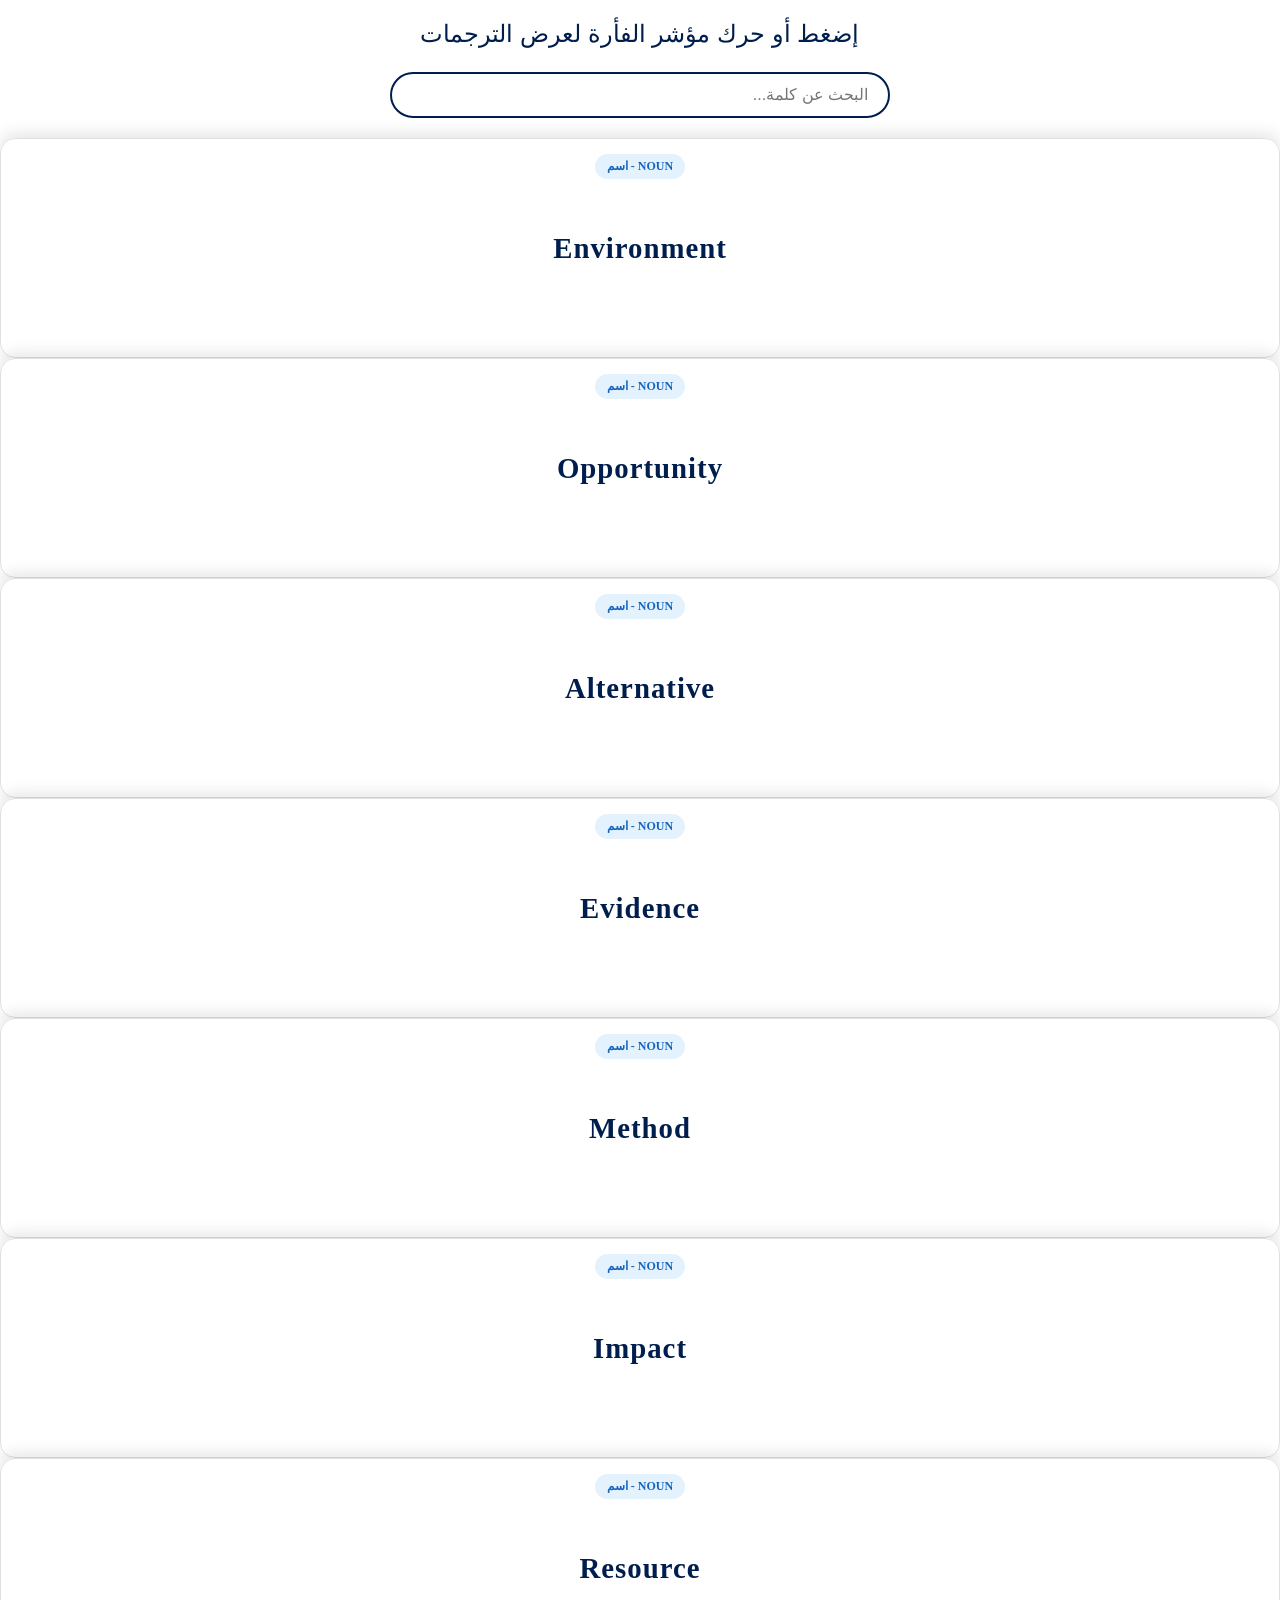
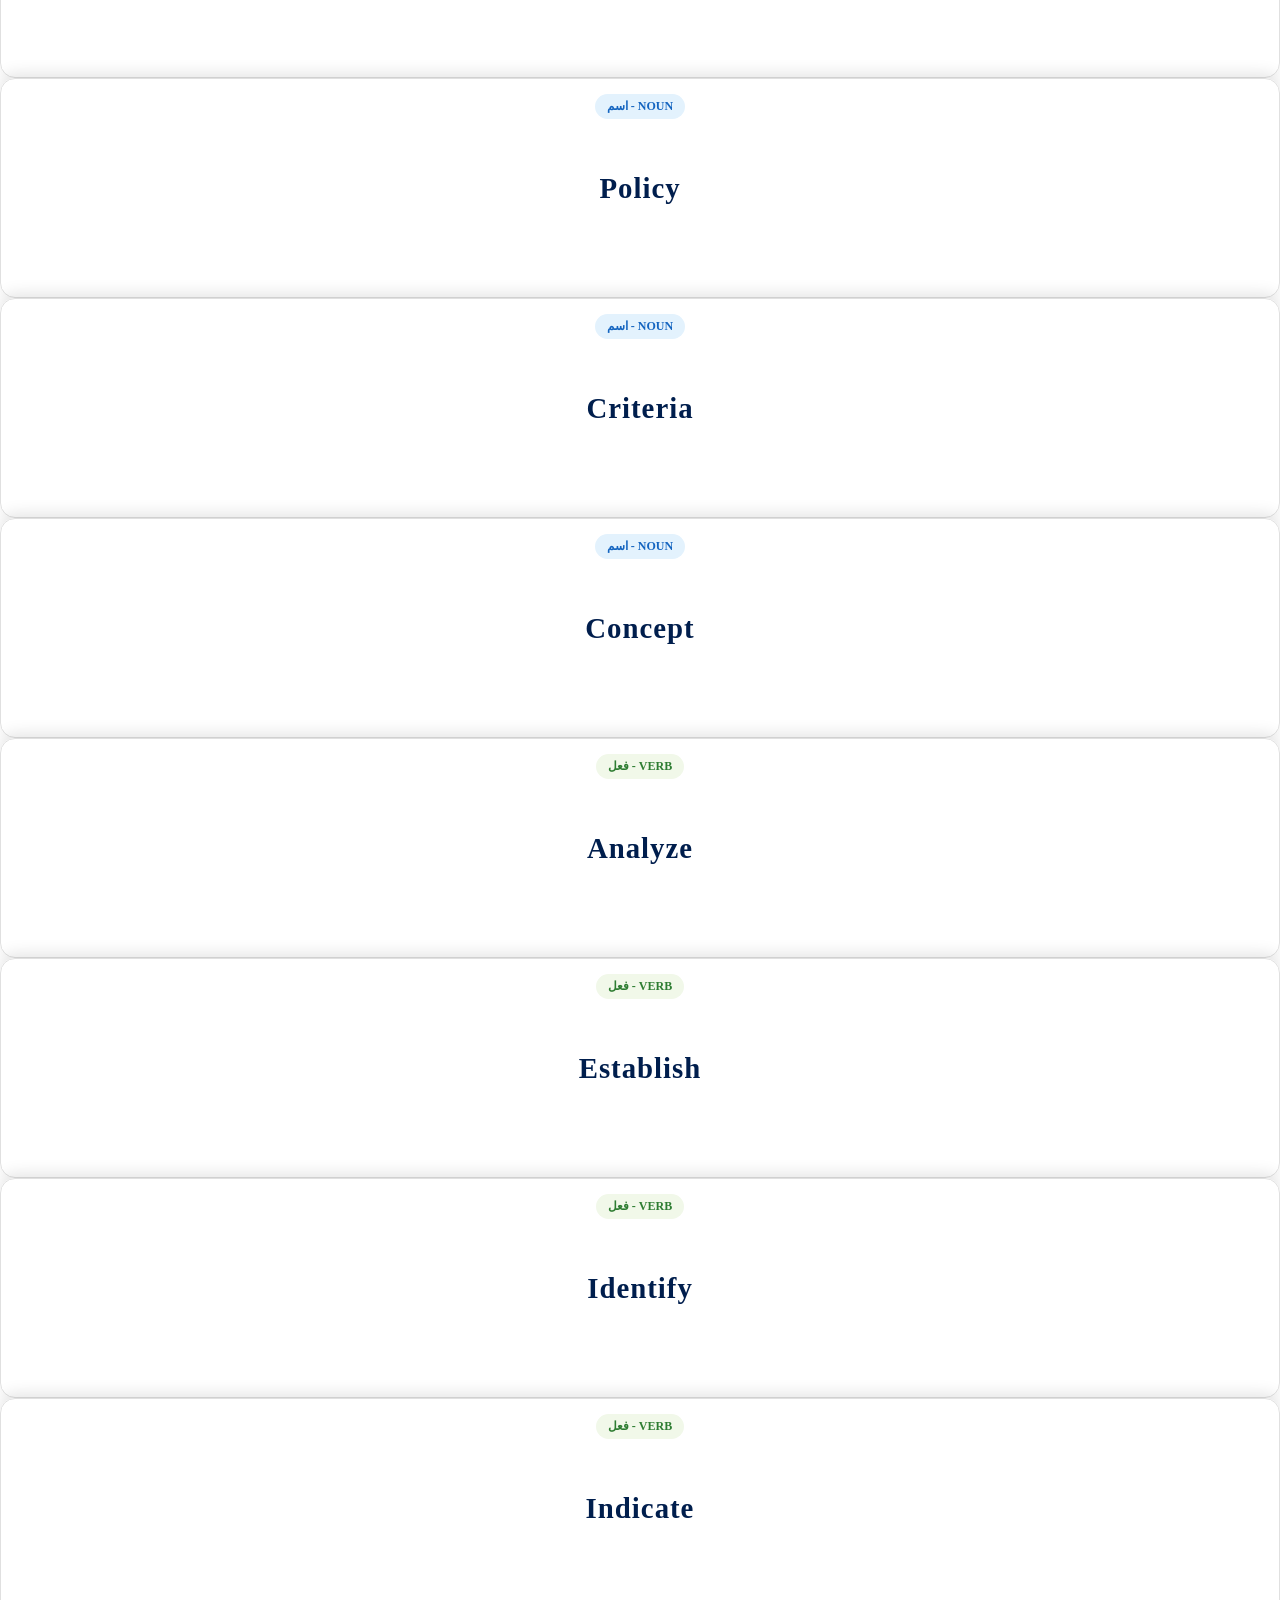
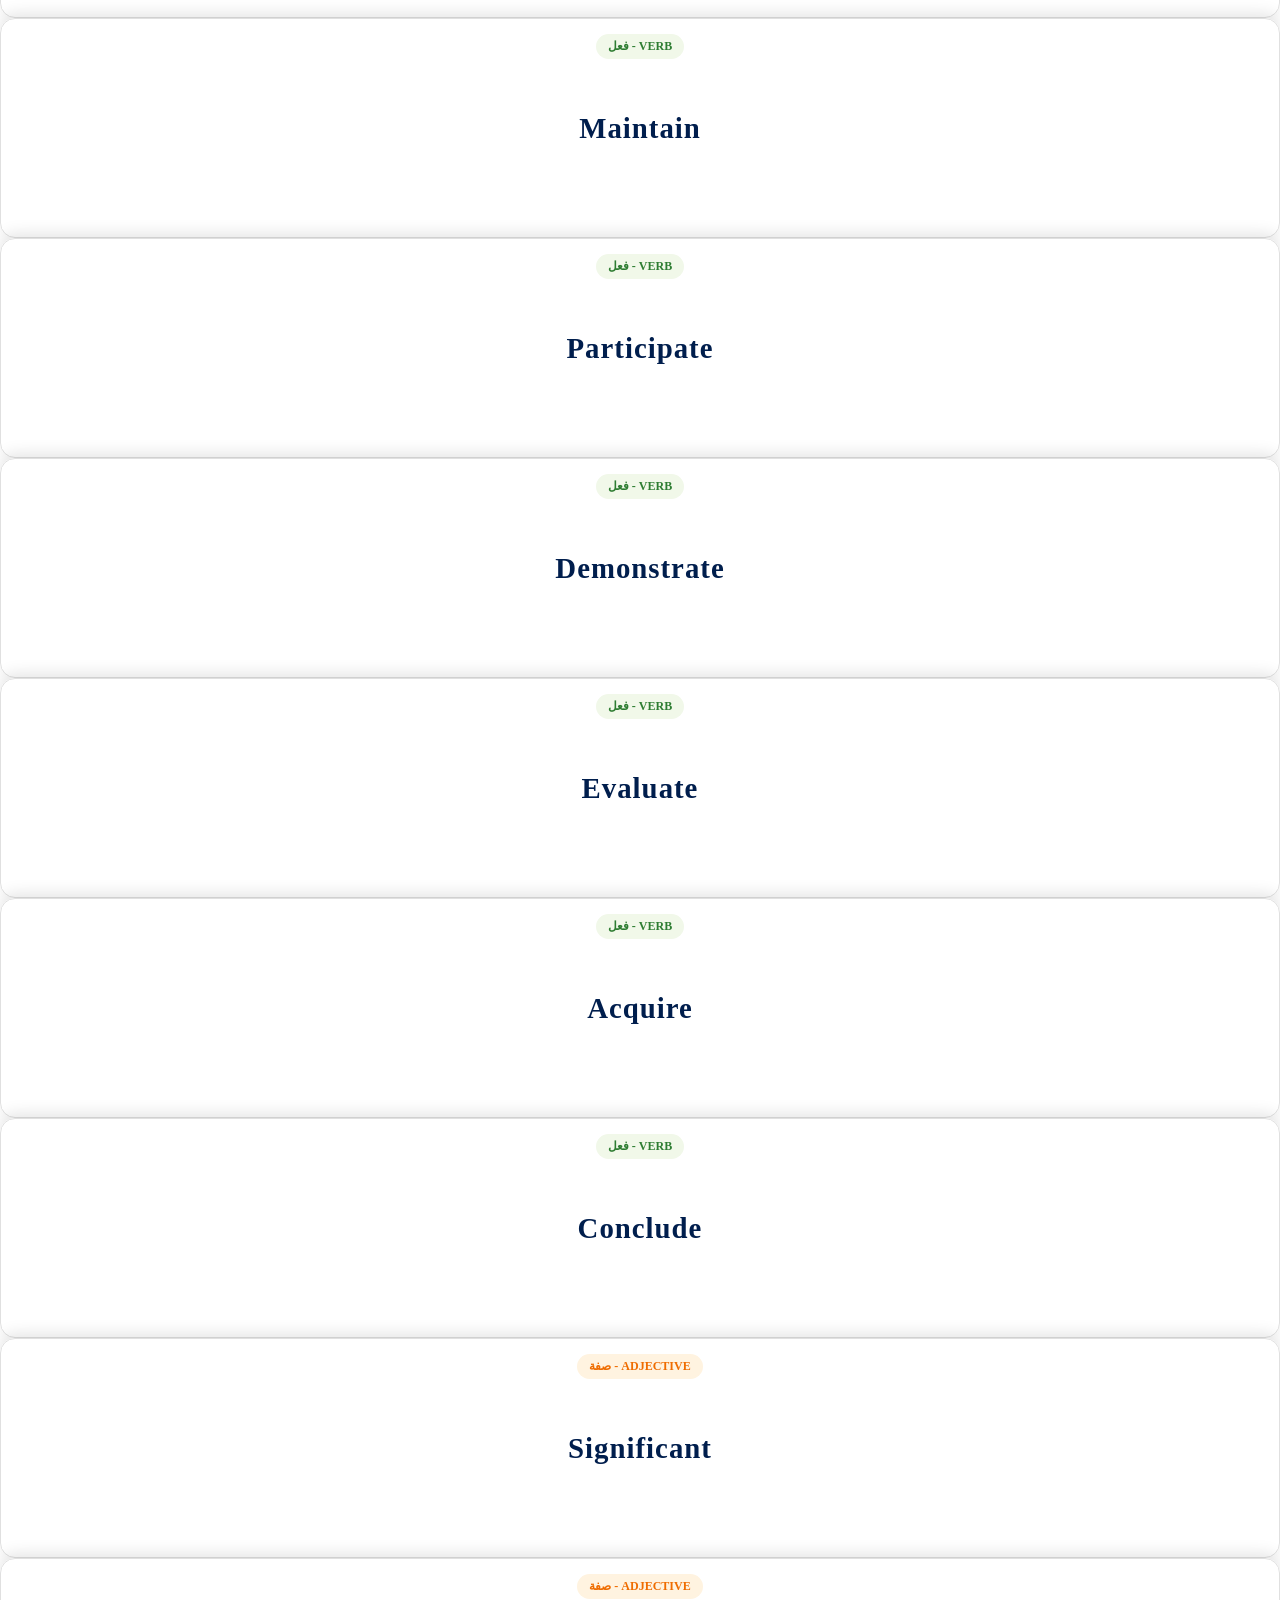
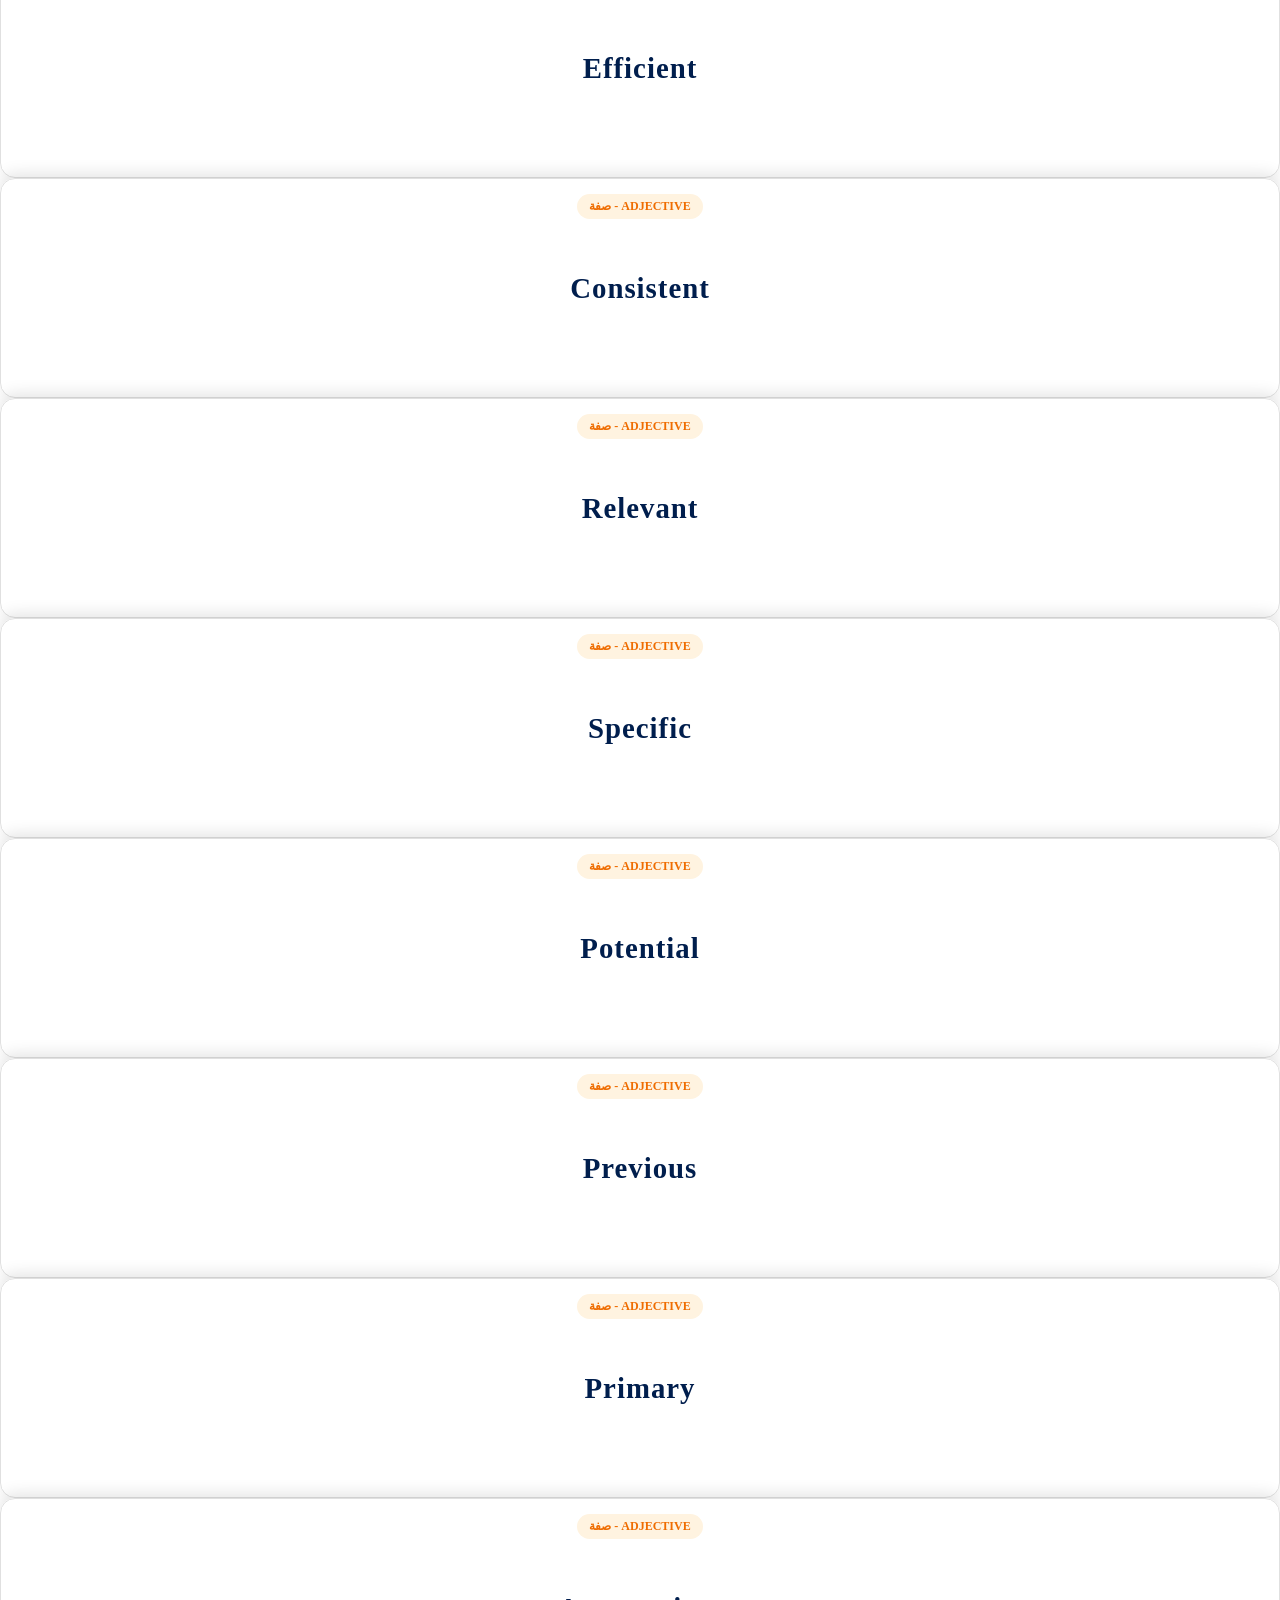
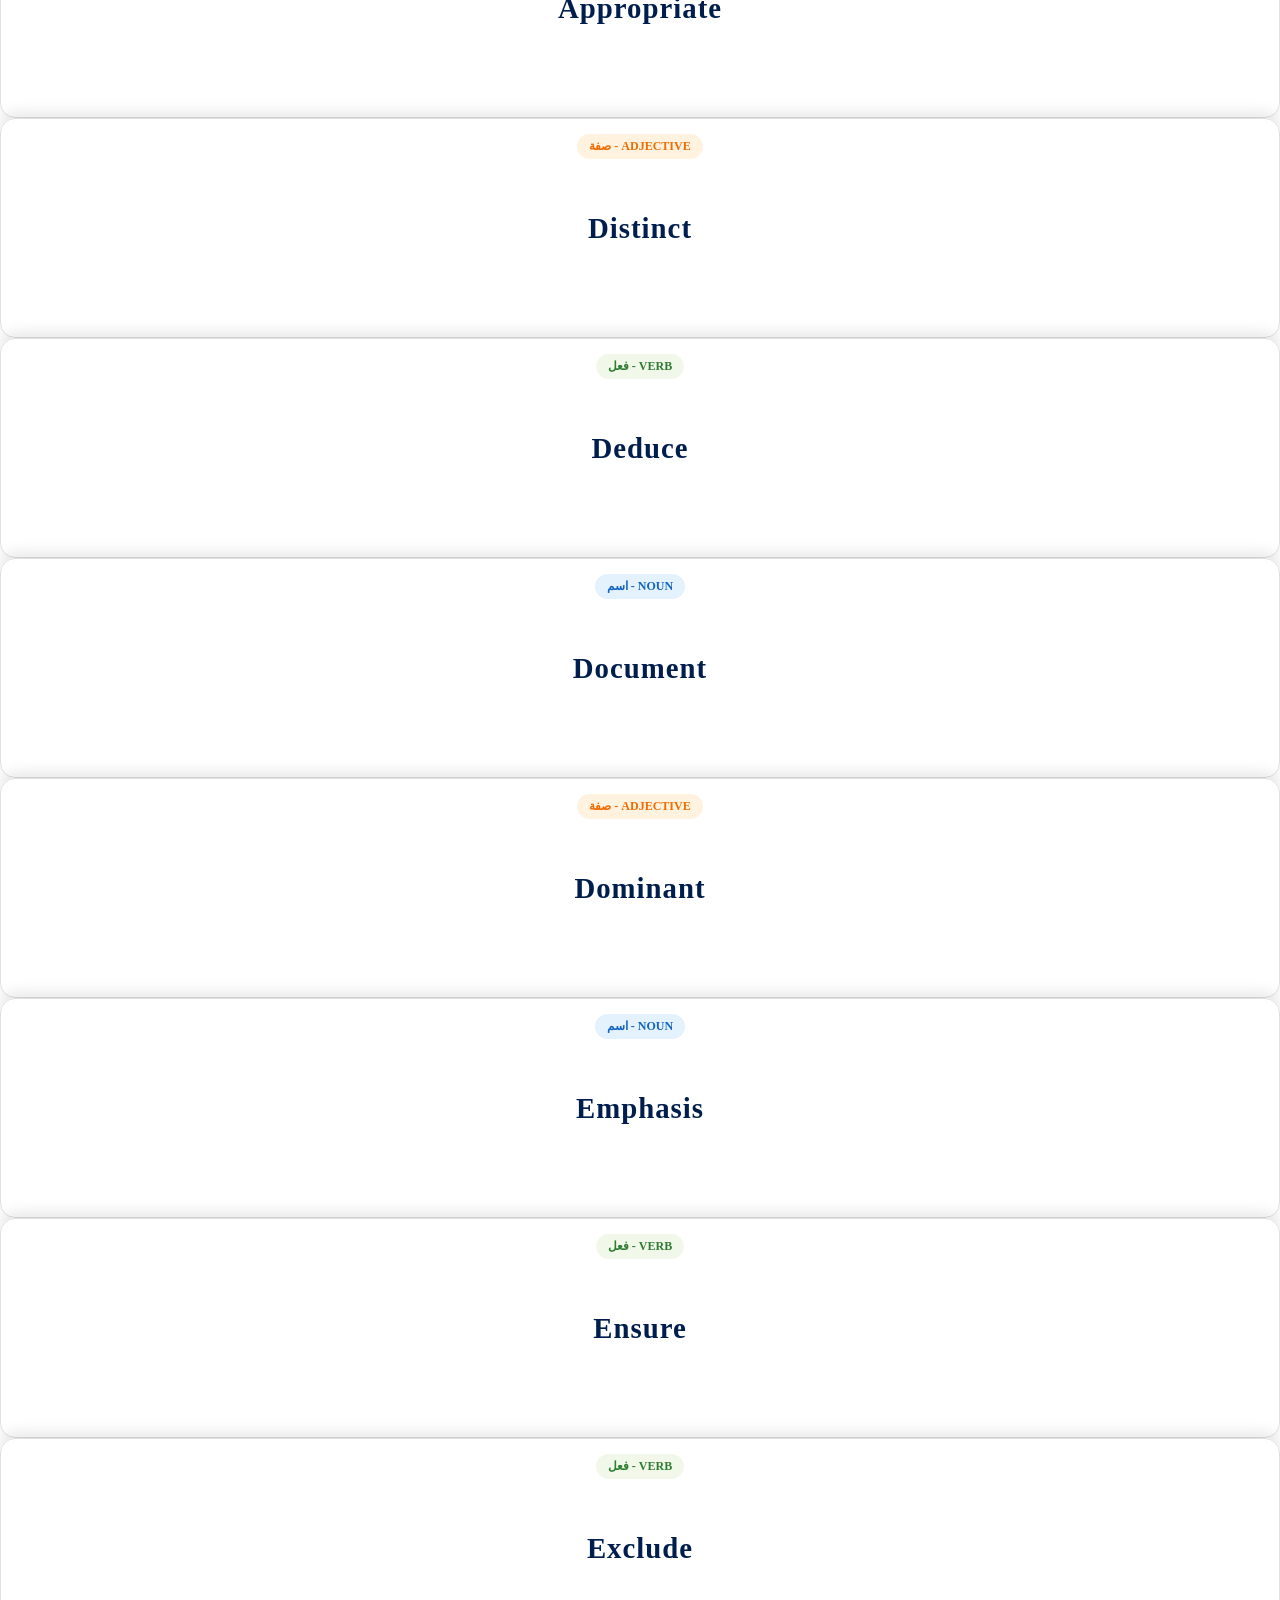
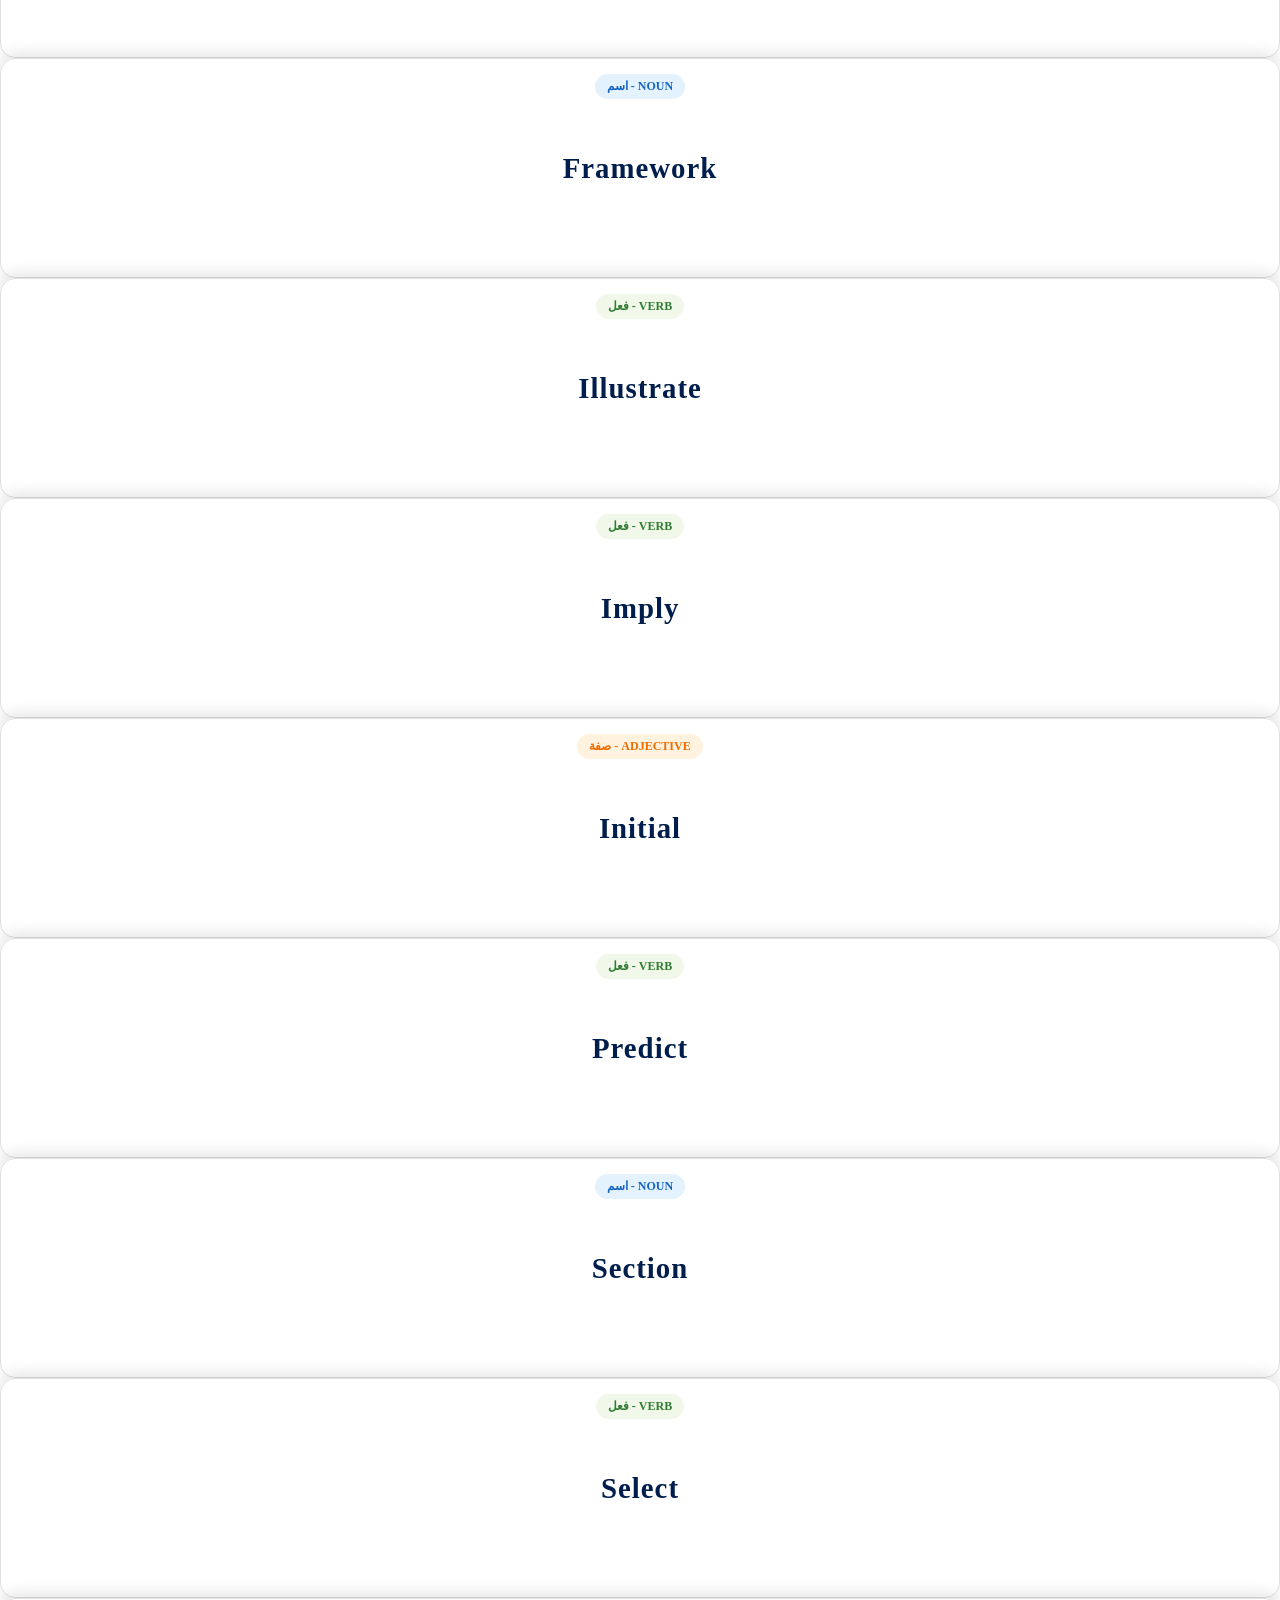
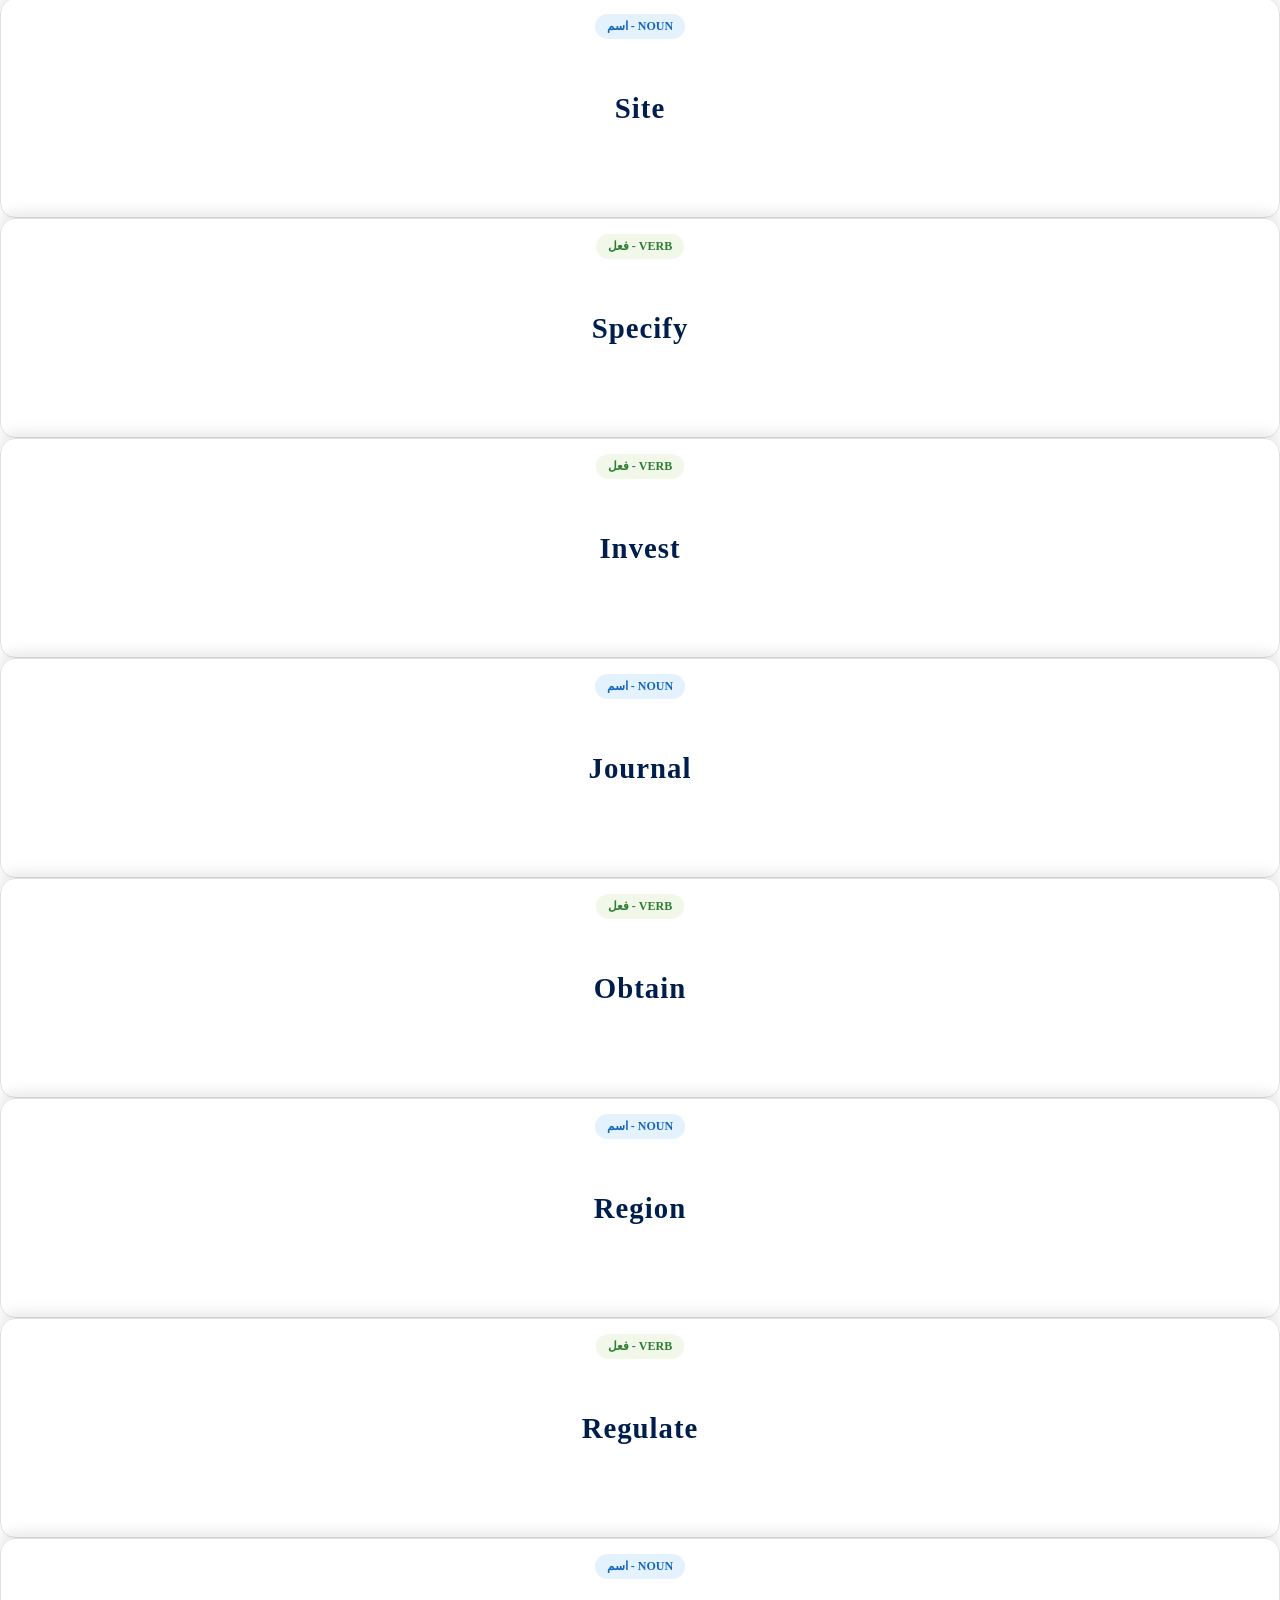
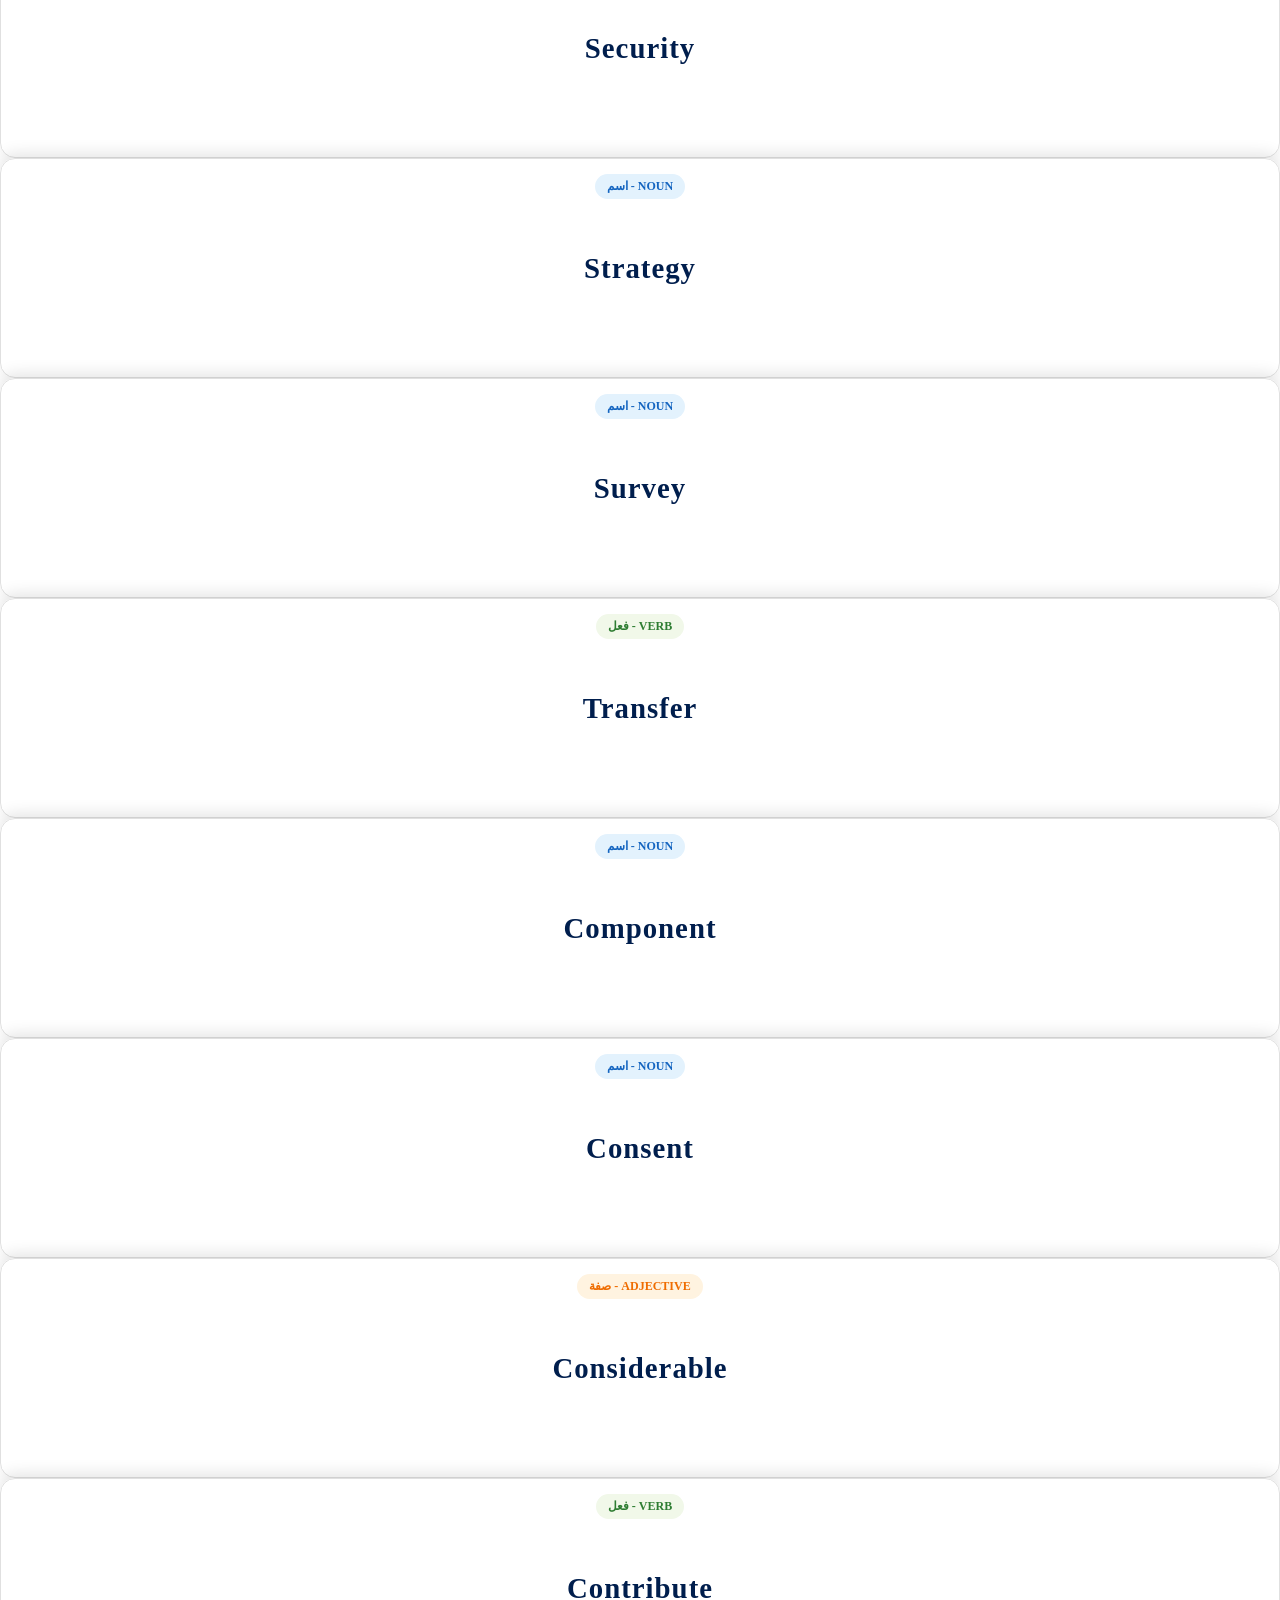
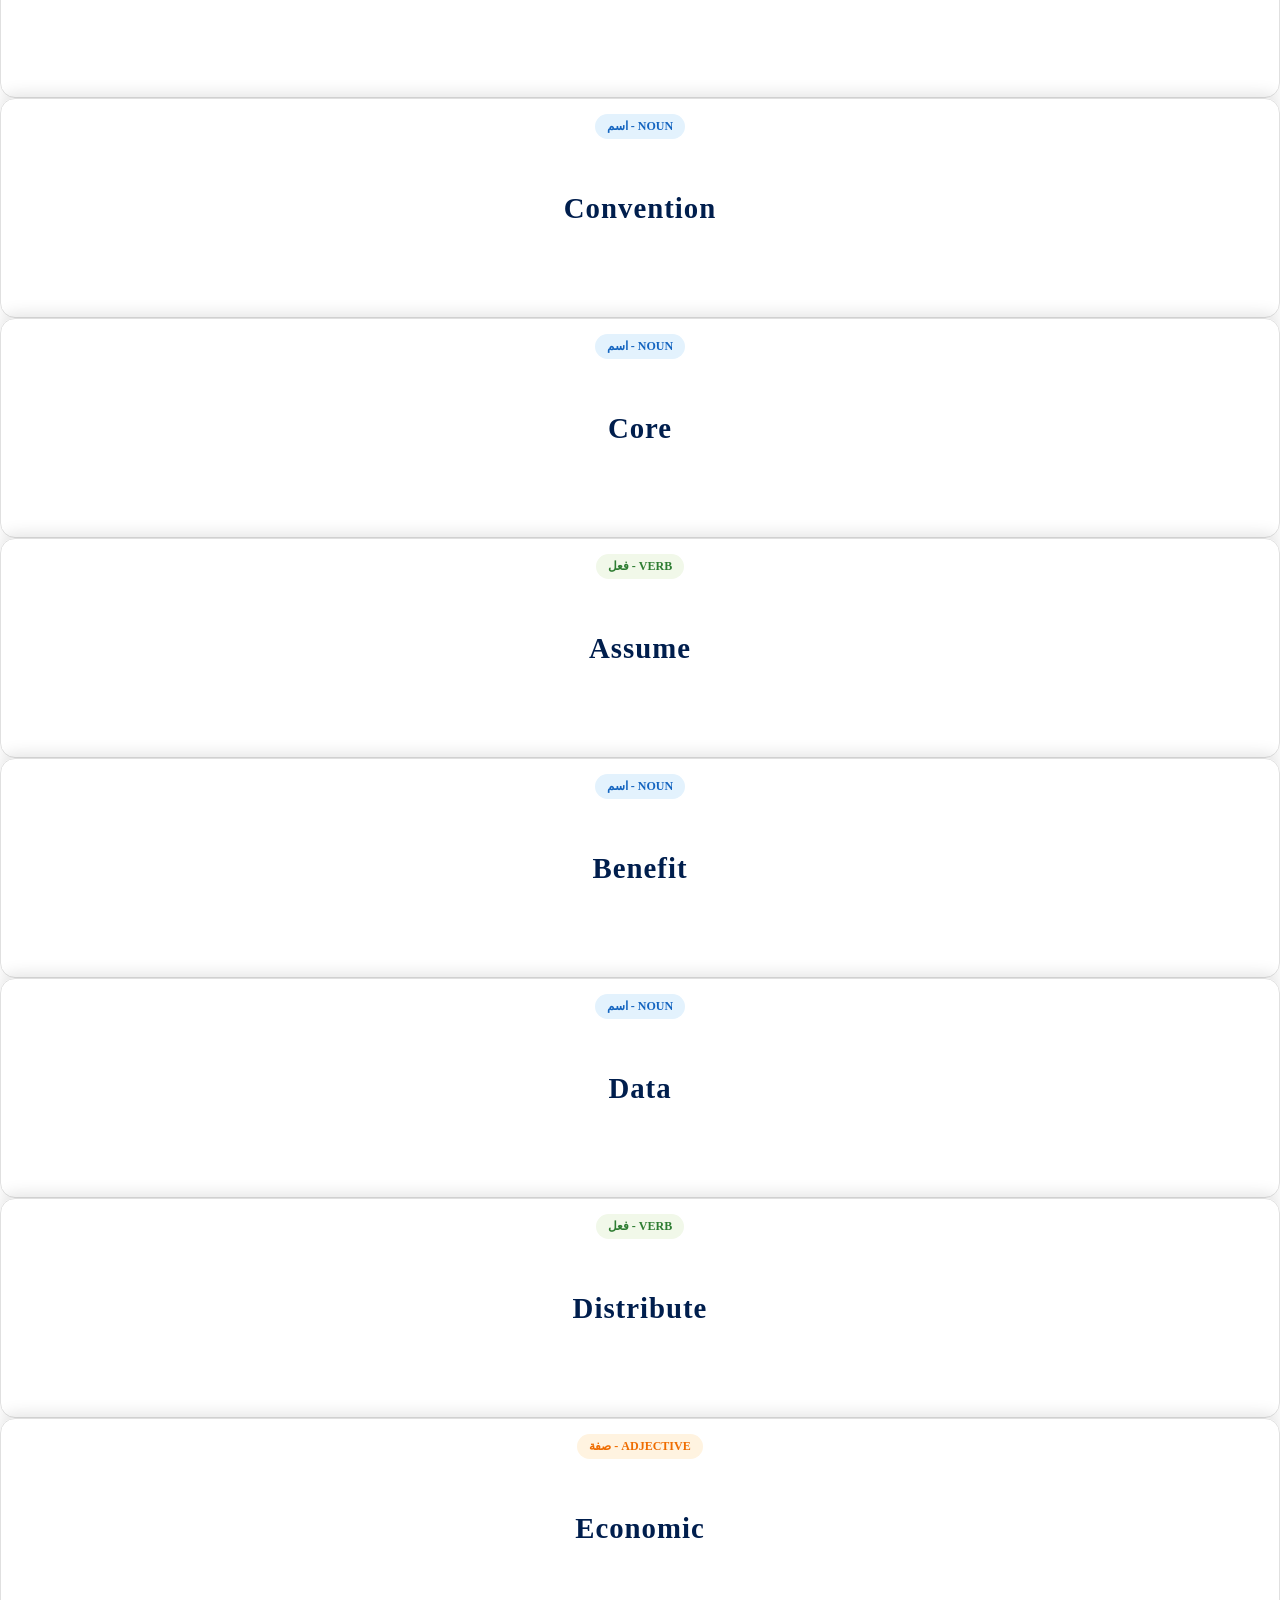
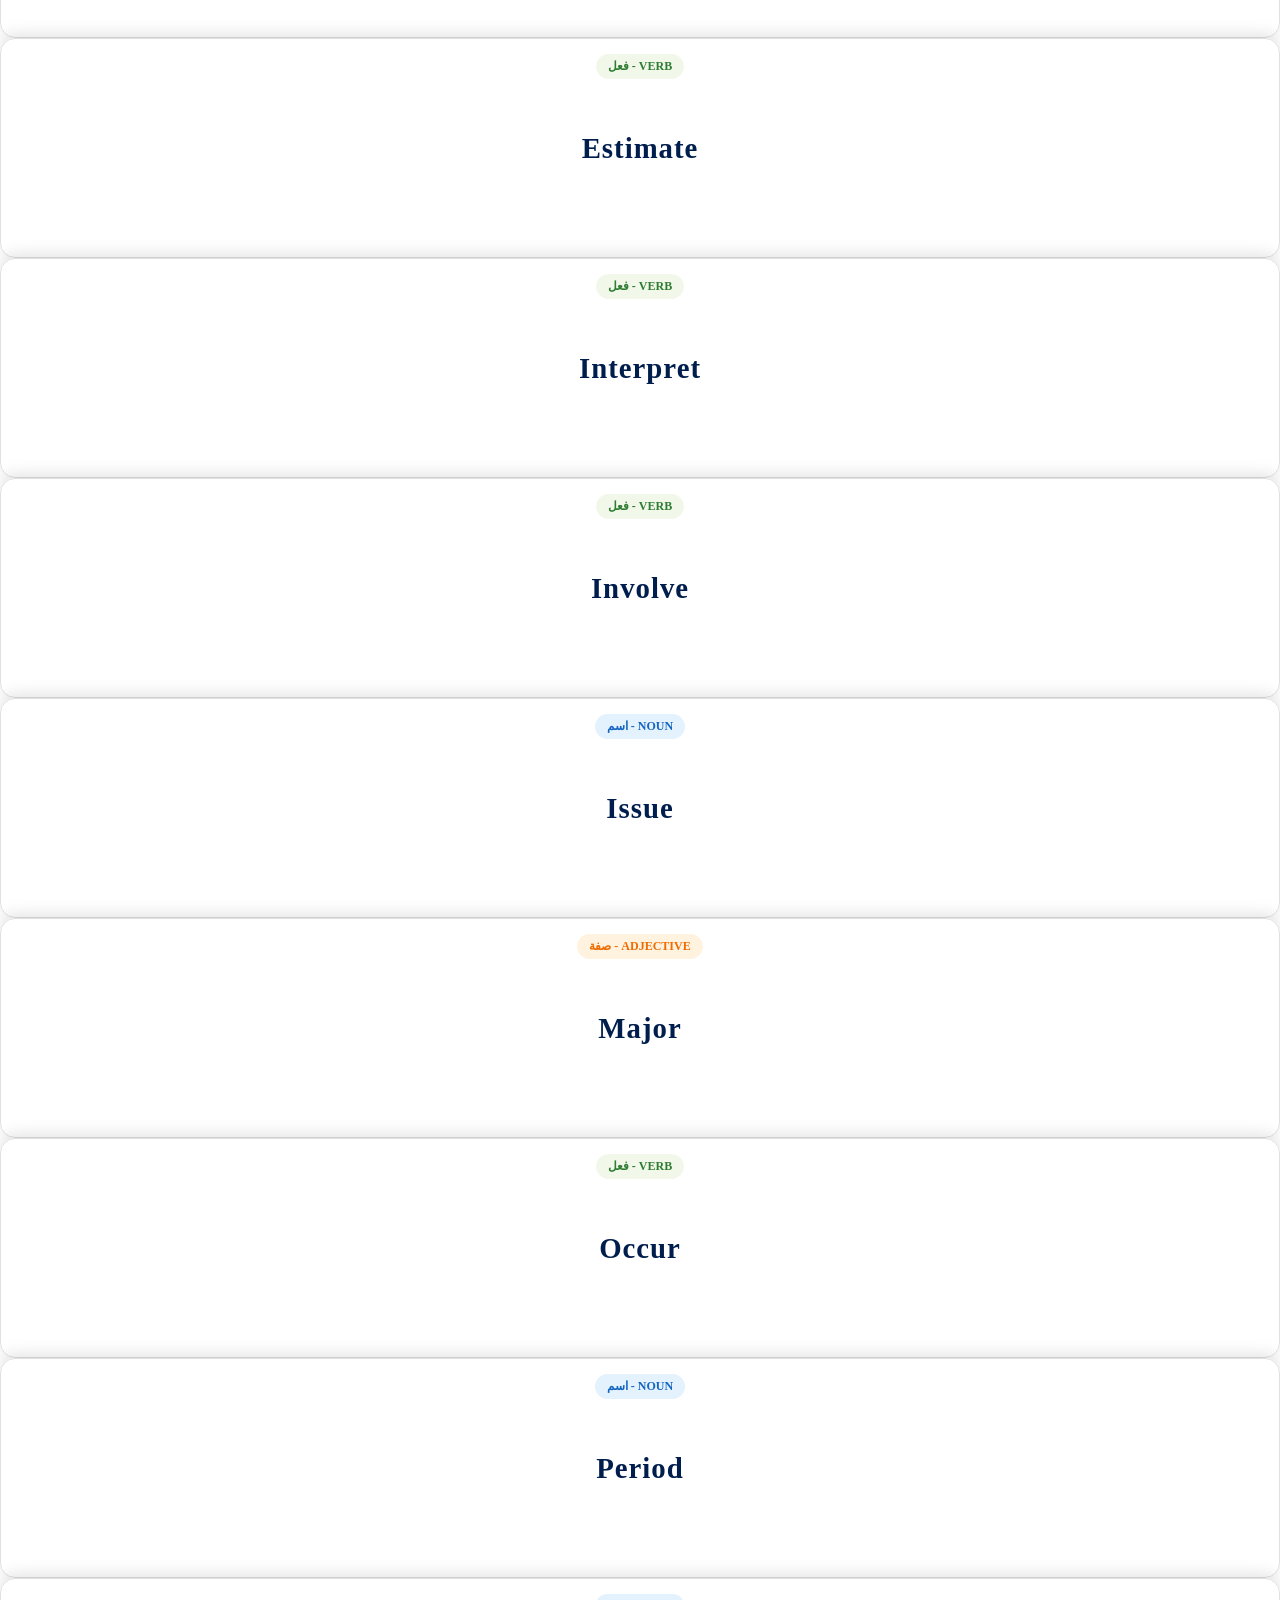
<file: voc.html>
<!doctype html>
<html lang="ar" dir="rtl">
  <head>
    <meta charset="UTF-8" />
    <meta name="viewport" content="width=device-width, initial-scale=1.0" />
    <title>مفردات STEP</title>
    <link rel="stylesheet" href="voc.css" />
    <link
      rel="icon"
      type="image/png"
      href="favicon.png"
      alt="The website icon, it is a circular image containing STEP English at the the top, a practice website at the bottom written in Arabic, and a middle orange image."
    />
  </head>
  <body>
    <p id="indicater">إضغط أو حرك مؤشر الفأرة لعرض الترجمات</p>
    <div class="search-container">
      <input
        type="text"
        id="vocabSearch"
        placeholder="البحث عن كلمة..."
        onkeyup="filterWords()"
      />
    </div>
    <article class="vocab-card" data-type="noun">
      <div class="card-inner">
        <div class="card-front">
          <span class="tag noun">Noun - اسم</span>
          <h2>Environment</h2>
        </div>
        <div class="card-back">
          <h3>البيئة</h3>
          <p>
            "We must protect the <strong>environment</strong> for our children."
          </p>
        </div>
      </div>
    </article>

    <article class="vocab-card" data-type="noun">
      <div class="card-inner">
        <div class="card-front">
          <span class="tag noun">Noun - اسم</span>
          <h2>Opportunity</h2>
        </div>
        <div class="card-back">
          <h3>فرصة</h3>
          <p>
            "Studying abroad is a great <strong>opportunity</strong> to learn."
          </p>
        </div>
      </div>
    </article>

    <article class="vocab-card" data-type="noun">
      <div class="card-inner">
        <div class="card-front">
          <span class="tag noun">Noun - اسم</span>
          <h2>Alternative</h2>
        </div>
        <div class="card-back">
          <h3>بديل</h3>
          <p>
            "We need to find an <strong>alternative</strong> energy source."
          </p>
        </div>
      </div>
    </article>

    <article class="vocab-card" data-type="noun">
      <div class="card-inner">
        <div class="card-front">
          <span class="tag noun">Noun - اسم</span>
          <h2>Evidence</h2>
        </div>
        <div class="card-back">
          <h3>دليل</h3>
          <p>"There is no <strong>evidence</strong> to support his claim."</p>
        </div>
      </div>
    </article>

    <article class="vocab-card" data-type="noun">
      <div class="card-inner">
        <div class="card-front">
          <span class="tag noun">Noun - اسم</span>
          <h2>Method</h2>
        </div>
        <div class="card-back">
          <h3>طريقة</h3>
          <p>"What is the best <strong>method</strong> to learn English?"</p>
        </div>
      </div>
    </article>

    <article class="vocab-card" data-type="noun">
      <div class="card-inner">
        <div class="card-front">
          <span class="tag noun">Noun - اسم</span>
          <h2>Impact</h2>
        </div>
        <div class="card-back">
          <h3>أثر / تأثير</h3>
          <p>"Technology has a huge <strong>impact</strong> on our lives."</p>
        </div>
      </div>
    </article>

    <article class="vocab-card" data-type="noun">
      <div class="card-inner">
        <div class="card-front">
          <span class="tag noun">Noun - اسم</span>
          <h2>Resource</h2>
        </div>
        <div class="card-back">
          <h3>مورد</h3>
          <p>"Water is a precious natural <strong>resource</strong>."</p>
        </div>
      </div>
    </article>

    <article class="vocab-card" data-type="noun">
      <div class="card-inner">
        <div class="card-front">
          <span class="tag noun">Noun - اسم</span>
          <h2>Policy</h2>
        </div>
        <div class="card-back">
          <h3>سياسة</h3>
          <p>"The school has a strict no-smoking <strong>policy</strong>."</p>
        </div>
      </div>
    </article>

    <article class="vocab-card" data-type="noun">
      <div class="card-inner">
        <div class="card-front">
          <span class="tag noun">Noun - اسم</span>
          <h2>Criteria</h2>
        </div>
        <div class="card-back">
          <h3>معايير</h3>
          <p>
            "What are the <strong>criteria</strong> for selecting the winner?"
          </p>
        </div>
      </div>
    </article>

    <article class="vocab-card" data-type="noun">
      <div class="card-inner">
        <div class="card-front">
          <span class="tag noun">Noun - اسم</span>
          <h2>Concept</h2>
        </div>
        <div class="card-back">
          <h3>مفهوم</h3>
          <p>"The <strong>concept</strong> of time is difficult to explain."</p>
        </div>
      </div>
    </article>
    <article class="vocab-card" data-type="verb">
      <div class="card-inner">
        <div class="card-front">
          <span class="tag verb">Verb - فعل</span>
          <h2>Analyze</h2>
        </div>
        <div class="card-back">
          <h3>يحلل</h3>
          <p>"Scientists <strong>analyze</strong> data to find answers."</p>
        </div>
      </div>
    </article>

    <article class="vocab-card" data-type="verb">
      <div class="card-inner">
        <div class="card-front">
          <span class="tag verb">Verb - فعل</span>
          <h2>Establish</h2>
        </div>
        <div class="card-back">
          <h3>يؤسس</h3>
          <p>"The company was <strong>established</strong> in 1990."</p>
        </div>
      </div>
    </article>

    <article class="vocab-card" data-type="verb">
      <div class="card-inner">
        <div class="card-front">
          <span class="tag verb">Verb - فعل</span>
          <h2>Identify</h2>
        </div>
        <div class="card-back">
          <h3>يحدد / يتعرف على</h3>
          <p>"Can you <strong>identify</strong> the man in the photo?"</p>
        </div>
      </div>
    </article>

    <article class="vocab-card" data-type="verb">
      <div class="card-inner">
        <div class="card-front">
          <span class="tag verb">Verb - فعل</span>
          <h2>Indicate</h2>
        </div>
        <div class="card-back">
          <h3>يشير إلى</h3>
          <p>"High fever can <strong>indicate</strong> an infection."</p>
        </div>
      </div>
    </article>

    <article class="vocab-card" data-type="verb">
      <div class="card-inner">
        <div class="card-front">
          <span class="tag verb">Verb - فعل</span>
          <h2>Maintain</h2>
        </div>
        <div class="card-back">
          <h3>يحافظ على</h3>
          <p>
            "It is important to <strong>maintain</strong> a healthy weight."
          </p>
        </div>
      </div>
    </article>

    <article class="vocab-card" data-type="verb">
      <div class="card-inner">
        <div class="card-front">
          <span class="tag verb">Verb - فعل</span>
          <h2>Participate</h2>
        </div>
        <div class="card-back">
          <h3>يشارك</h3>
          <p>
            "Everyone should <strong>participate</strong> in the discussion."
          </p>
        </div>
      </div>
    </article>

    <article class="vocab-card" data-type="verb">
      <div class="card-inner">
        <div class="card-front">
          <span class="tag verb">Verb - فعل</span>
          <h2>Demonstrate</h2>
        </div>
        <div class="card-back">
          <h3>يوضح / يبرهن</h3>
          <p>"I will <strong>demonstrate</strong> how to use the machine."</p>
        </div>
      </div>
    </article>

    <article class="vocab-card" data-type="verb">
      <div class="card-inner">
        <div class="card-front">
          <span class="tag verb">Verb - فعل</span>
          <h2>Evaluate</h2>
        </div>
        <div class="card-back">
          <h3>يقيم</h3>
          <p>"We need to <strong>evaluate</strong> the final results."</p>
        </div>
      </div>
    </article>

    <article class="vocab-card" data-type="verb">
      <div class="card-inner">
        <div class="card-front">
          <span class="tag verb">Verb - فعل</span>
          <h2>Acquire</h2>
        </div>
        <div class="card-back">
          <h3>يكتسب</h3>
          <p>"Children <strong>acquire</strong> language very quickly."</p>
        </div>
      </div>
    </article>

    <article class="vocab-card" data-type="verb">
      <div class="card-inner">
        <div class="card-front">
          <span class="tag verb">Verb - فعل</span>
          <h2>Conclude</h2>
        </div>
        <div class="card-back">
          <h3>يستنتج / ينهي</h3>
          <p>"The report <strong>concluded</strong> that the plan failed."</p>
        </div>
      </div>
    </article>
    <article class="vocab-card" data-type="adjective">
      <div class="card-inner">
        <div class="card-front">
          <span class="tag adjective">Adjective - صفة</span>
          <h2>Significant</h2>
        </div>
        <div class="card-back">
          <h3>هام / جوهري</h3>
          <p>
            "There is a <strong>significant</strong> difference between them."
          </p>
        </div>
      </div>
    </article>

    <article class="vocab-card" data-type="adjective">
      <div class="card-inner">
        <div class="card-front">
          <span class="tag adjective">Adjective - صفة</span>
          <h2>Efficient</h2>
        </div>
        <div class="card-back">
          <h3>فعّال / كفء</h3>
          <p>"The new engine is very <strong>efficient</strong>."</p>
        </div>
      </div>
    </article>

    <article class="vocab-card" data-type="adjective">
      <div class="card-inner">
        <div class="card-front">
          <span class="tag adjective">Adjective - صفة</span>
          <h2>Consistent</h2>
        </div>
        <div class="card-back">
          <h3>ثابت / متسق</h3>
          <p>"Your work needs to be more <strong>consistent</strong>."</p>
        </div>
      </div>
    </article>

    <article class="vocab-card" data-type="adjective">
      <div class="card-inner">
        <div class="card-front">
          <span class="tag adjective">Adjective - صفة</span>
          <h2>Relevant</h2>
        </div>
        <div class="card-back">
          <h3>ذو صلة</h3>
          <p>"Please keep your comments <strong>relevant</strong>."</p>
        </div>
      </div>
    </article>

    <article class="vocab-card" data-type="adjective">
      <div class="card-inner">
        <div class="card-front">
          <span class="tag adjective">Adjective - صفة</span>
          <h2>Specific</h2>
        </div>
        <div class="card-back">
          <h3>محدد</h3>
          <p>"Is there a <strong>specific</strong> reason for this?"</p>
        </div>
      </div>
    </article>

    <article class="vocab-card" data-type="adjective">
      <div class="card-inner">
        <div class="card-front">
          <span class="tag adjective">Adjective - صفة</span>
          <h2>Potential</h2>
        </div>
        <div class="card-back">
          <h3>محتمل</h3>
          <p>"He is a <strong>potential</strong> candidate for the job."</p>
        </div>
      </div>
    </article>

    <article class="vocab-card" data-type="adjective">
      <div class="card-inner">
        <div class="card-front">
          <span class="tag adjective">Adjective - صفة</span>
          <h2>Previous</h2>
        </div>
        <div class="card-back">
          <h3>سابق</h3>
          <p>"Do you have any <strong>previous</strong> experience?"</p>
        </div>
      </div>
    </article>

    <article class="vocab-card" data-type="adjective">
      <div class="card-inner">
        <div class="card-front">
          <span class="tag adjective">Adjective - صفة</span>
          <h2>Primary</h2>
        </div>
        <div class="card-back">
          <h3>أساسي</h3>
          <p>"Our <strong>primary</strong> goal is to improve safety."</p>
        </div>
      </div>
    </article>

    <article class="vocab-card" data-type="adjective">
      <div class="card-inner">
        <div class="card-front">
          <span class="tag adjective">Adjective - صفة</span>
          <h2>Appropriate</h2>
        </div>
        <div class="card-back">
          <h3>مناسب</h3>
          <p>"Is this dress <strong>appropriate</strong> for a wedding?"</p>
        </div>
      </div>
    </article>

    <article class="vocab-card" data-type="adjective">
      <div class="card-inner">
        <div class="card-front">
          <span class="tag adjective">Adjective - صفة</span>
          <h2>Distinct</h2>
        </div>
        <div class="card-back">
          <h3>متميز / واضح</h3>
          <p>"There is a <strong>distinct</strong> smell of gas here."</p>
        </div>
      </div>
    </article>
    <article class="vocab-card" data-type="verb">
      <div class="card-inner">
        <div class="card-front">
          <span class="tag verb">Verb - فعل</span>
          <h2>Deduce</h2>
        </div>
        <div class="card-back">
          <h3>يستنتج</h3>
          <p>"We can <strong>deduce</strong> that he is guilty."</p>
        </div>
      </div>
    </article>
    <article class="vocab-card" data-type="noun">
      <div class="card-inner">
        <div class="card-front">
          <span class="tag noun">Noun - اسم</span>
          <h2>Document</h2>
        </div>
        <div class="card-back">
          <h3>وثيقة</h3>
          <p>"Please sign this <strong>document</strong>."</p>
        </div>
      </div>
    </article>
    <article class="vocab-card" data-type="adjective">
      <div class="card-inner">
        <div class="card-front">
          <span class="tag adjective">Adjective - صفة</span>
          <h2>Dominant</h2>
        </div>
        <div class="card-back">
          <h3>سائد / مسيطر</h3>
          <p>"English is the <strong>dominant</strong> language."</p>
        </div>
      </div>
    </article>
    <article class="vocab-card" data-type="noun">
      <div class="card-inner">
        <div class="card-front">
          <span class="tag noun">Noun - اسم</span>
          <h2>Emphasis</h2>
        </div>
        <div class="card-back">
          <h3>تأكيد / تشديد</h3>
          <p>"The school puts <strong>emphasis</strong> on sports."</p>
        </div>
      </div>
    </article>
    <article class="vocab-card" data-type="verb">
      <div class="card-inner">
        <div class="card-front">
          <span class="tag verb">Verb - فعل</span>
          <h2>Ensure</h2>
        </div>
        <div class="card-back">
          <h3>يضمن</h3>
          <p>"Please <strong>ensure</strong> all doors are locked."</p>
        </div>
      </div>
    </article>
    <article class="vocab-card" data-type="verb">
      <div class="card-inner">
        <div class="card-front">
          <span class="tag verb">Verb - فعل</span>
          <h2>Exclude</h2>
        </div>
        <div class="card-back">
          <h3>يستثني</h3>
          <p>"The price <strong>excludes</strong> taxes."</p>
        </div>
      </div>
    </article>
    <article class="vocab-card" data-type="noun">
      <div class="card-inner">
        <div class="card-front">
          <span class="tag noun">Noun - اسم</span>
          <h2>Framework</h2>
        </div>
        <div class="card-back">
          <h3>إطار عمل</h3>
          <p>"We need a <strong>framework</strong> for the project."</p>
        </div>
      </div>
    </article>
    <article class="vocab-card" data-type="verb">
      <div class="card-inner">
        <div class="card-front">
          <span class="tag verb">Verb - فعل</span>
          <h2>Illustrate</h2>
        </div>
        <div class="card-back">
          <h3>يوضح</h3>
          <p>"This map <strong>illustrates</strong> the main roads."</p>
        </div>
      </div>
    </article>
    <article class="vocab-card" data-type="verb">
      <div class="card-inner">
        <div class="card-front">
          <span class="tag verb">Verb - فعل</span>
          <h2>Imply</h2>
        </div>
        <div class="card-back">
          <h3>يلمح / يعني</h3>
          <p>"Are you <strong>implying</strong> that I am lying?"</p>
        </div>
      </div>
    </article>
    <article class="vocab-card" data-type="adjective">
      <div class="card-inner">
        <div class="card-front">
          <span class="tag adjective">Adjective - صفة</span>
          <h2>Initial</h2>
        </div>
        <div class="card-back">
          <h3>أولي</h3>
          <p>"My <strong>initial</strong> reaction was surprise."</p>
        </div>
      </div>
    </article>
    <article class="vocab-card" data-type="verb">
      <div class="card-inner">
        <div class="card-front">
          <span class="tag verb">Verb - فعل</span>
          <h2>Predict</h2>
        </div>
        <div class="card-back">
          <h3>يتنبأ</h3>
          <p>"It is hard to <strong>predict</strong> the future."</p>
        </div>
      </div>
    </article>
    <article class="vocab-card" data-type="noun">
      <div class="card-inner">
        <div class="card-front">
          <span class="tag noun">Noun - اسم</span>
          <h2>Section</h2>
        </div>
        <div class="card-back">
          <h3>قسم</h3>
          <p>"Please fill out this <strong>section</strong>."</p>
        </div>
      </div>
    </article>
    <article class="vocab-card" data-type="verb">
      <div class="card-inner">
        <div class="card-front">
          <span class="tag verb">Verb - فعل</span>
          <h2>Select</h2>
        </div>
        <div class="card-back">
          <h3>يختار</h3>
          <p>"You can <strong>select</strong> any color."</p>
        </div>
      </div>
    </article>
    <article class="vocab-card" data-type="noun">
      <div class="card-inner">
        <div class="card-front">
          <span class="tag noun">Noun - اسم</span>
          <h2>Site</h2>
        </div>
        <div class="card-back">
          <h3>موقع</h3>
          <p>"This is the <strong>site</strong> of the new school."</p>
        </div>
      </div>
    </article>
    <article class="vocab-card" data-type="verb">
      <div class="card-inner">
        <div class="card-front">
          <span class="tag verb">Verb - فعل</span>
          <h2>Specify</h2>
        </div>
        <div class="card-back">
          <h3>يحدد</h3>
          <p>"Please <strong>specify</strong> which model you want."</p>
        </div>
      </div>
    </article>
    <article class="vocab-card" data-type="verb">
      <div class="card-inner">
        <div class="card-front">
          <span class="tag verb">Verb - فعل</span>
          <h2>Invest</h2>
        </div>
        <div class="card-back">
          <h3>يستثمر</h3>
          <p>"He wants to <strong>invest</strong> in a new business."</p>
        </div>
      </div>
    </article>
    <article class="vocab-card" data-type="noun">
      <div class="card-inner">
        <div class="card-front">
          <span class="tag noun">Noun - اسم</span>
          <h2>Journal</h2>
        </div>
        <div class="card-back">
          <h3>مجلة علمية</h3>
          <p>"The research was in a medical <strong>journal</strong>."</p>
        </div>
      </div>
    </article>
    <article class="vocab-card" data-type="verb">
      <div class="card-inner">
        <div class="card-front">
          <span class="tag verb">Verb - فعل</span>
          <h2>Obtain</h2>
        </div>
        <div class="card-back">
          <h3>يحصل على</h3>
          <p>"You can <strong>obtain</strong> a visa at the airport."</p>
        </div>
      </div>
    </article>
    <article class="vocab-card" data-type="noun">
      <div class="card-inner">
        <div class="card-front">
          <span class="tag noun">Noun - اسم</span>
          <h2>Region</h2>
        </div>
        <div class="card-back">
          <h3>منطقة</h3>
          <p>"It is very hot in this <strong>region</strong>."</p>
        </div>
      </div>
    </article>
    <article class="vocab-card" data-type="verb">
      <div class="card-inner">
        <div class="card-front">
          <span class="tag verb">Verb - فعل</span>
          <h2>Regulate</h2>
        </div>
        <div class="card-back">
          <h3>ينظم</h3>
          <p>"Governments <strong>regulate</strong> the price of bread."</p>
        </div>
      </div>
    </article>
    <article class="vocab-card" data-type="noun">
      <div class="card-inner">
        <div class="card-front">
          <span class="tag noun">Noun - اسم</span>
          <h2>Security</h2>
        </div>
        <div class="card-back">
          <h3>أمن</h3>
          <p>"<strong>Security</strong> is very tight at the airport."</p>
        </div>
      </div>
    </article>
    <article class="vocab-card" data-type="noun">
      <div class="card-inner">
        <div class="card-front">
          <span class="tag noun">Noun - اسم</span>
          <h2>Strategy</h2>
        </div>
        <div class="card-back">
          <h3>استراتيجية</h3>
          <p>"We need a new <strong>strategy</strong> to win."</p>
        </div>
      </div>
    </article>
    <article class="vocab-card" data-type="noun">
      <div class="card-inner">
        <div class="card-front">
          <span class="tag noun">Noun - اسم</span>
          <h2>Survey</h2>
        </div>
        <div class="card-back">
          <h3>استطلاع</h3>
          <p>"The <strong>survey</strong> shows people are happy."</p>
        </div>
      </div>
    </article>
    <article class="vocab-card" data-type="verb">
      <div class="card-inner">
        <div class="card-front">
          <span class="tag verb">Verb - فعل</span>
          <h2>Transfer</h2>
        </div>
        <div class="card-back">
          <h3>ينقل</h3>
          <p>"I need to <strong>transfer</strong> money to my account."</p>
        </div>
      </div>
    </article>
    <article class="vocab-card" data-type="noun">
      <div class="card-inner">
        <div class="card-front">
          <span class="tag noun">Noun - اسم</span>
          <h2>Component</h2>
        </div>
        <div class="card-back">
          <h3>مكون</h3>
          <p>"Trust is a vital <strong>component</strong> of love."</p>
        </div>
      </div>
    </article>
    <article class="vocab-card" data-type="noun">
      <div class="card-inner">
        <div class="card-front">
          <span class="tag noun">Noun - اسم</span>
          <h2>Consent</h2>
        </div>
        <div class="card-back">
          <h3>موافقة</h3>
          <p>"You need <strong>consent</strong> to go on the trip."</p>
        </div>
      </div>
    </article>
    <article class="vocab-card" data-type="adjective">
      <div class="card-inner">
        <div class="card-front">
          <span class="tag adjective">Adjective - صفة</span>
          <h2>Considerable</h2>
        </div>
        <div class="card-back">
          <h3>ملحوظ / كبير</h3>
          <p>"He spent a <strong>considerable</strong> amount of money."</p>
        </div>
      </div>
    </article>
    <article class="vocab-card" data-type="verb">
      <div class="card-inner">
        <div class="card-front">
          <span class="tag verb">Verb - فعل</span>
          <h2>Contribute</h2>
        </div>
        <div class="card-back">
          <h3>يساهم</h3>
          <p>"Smoking <strong>contributes</strong> to heart disease."</p>
        </div>
      </div>
    </article>
    <article class="vocab-card" data-type="noun">
      <div class="card-inner">
        <div class="card-front">
          <span class="tag noun">Noun - اسم</span>
          <h2>Convention</h2>
        </div>
        <div class="card-back">
          <h3>عرف / اتفاقية</h3>
          <p>"It is a <strong>convention</strong> to shake hands."</p>
        </div>
      </div>
    </article>
    <article class="vocab-card" data-type="noun">
      <div class="card-inner">
        <div class="card-front">
          <span class="tag noun">Noun - اسم</span>
          <h2>Core</h2>
        </div>
        <div class="card-back">
          <h3>لب / جوهر</h3>
          <p>"Communication is the <strong>core</strong> of a project."</p>
        </div>
      </div>
    </article>
    <article class="vocab-card" data-type="verb">
      <div class="card-inner">
        <div class="card-front">
          <span class="tag verb">Verb - فعل</span>
          <h2>Assume</h2>
        </div>
        <div class="card-back">
          <h3>يفترض</h3>
          <p>"Do not <strong>assume</strong> that the test is easy."</p>
        </div>
      </div>
    </article>
    <article class="vocab-card" data-type="noun">
      <div class="card-inner">
        <div class="card-front">
          <span class="tag noun">Noun - اسم</span>
          <h2>Benefit</h2>
        </div>
        <div class="card-back">
          <h3>فائدة</h3>
          <p>"Exercise has many <strong>benefits</strong> for your health."</p>
        </div>
      </div>
    </article>
    <article class="vocab-card" data-type="noun">
      <div class="card-inner">
        <div class="card-front">
          <span class="tag noun">Noun - اسم</span>
          <h2>Data</h2>
        </div>
        <div class="card-back">
          <h3>بيانات</h3>
          <p>"We collected <strong>data</strong> for the research project."</p>
        </div>
      </div>
    </article>
    <article class="vocab-card" data-type="verb">
      <div class="card-inner">
        <div class="card-front">
          <span class="tag verb">Verb - فعل</span>
          <h2>Distribute</h2>
        </div>
        <div class="card-back">
          <h3>يوزع</h3>
          <p>"The teacher will <strong>distribute</strong> the exam papers."</p>
        </div>
      </div>
    </article>
    <article class="vocab-card" data-type="adjective">
      <div class="card-inner">
        <div class="card-front">
          <span class="tag adjective">Adjective - صفة</span>
          <h2>Economic</h2>
        </div>
        <div class="card-back">
          <h3>اقتصادي</h3>
          <p>"The country is facing <strong>economic</strong> challenges."</p>
        </div>
      </div>
    </article>
    <article class="vocab-card" data-type="verb">
      <div class="card-inner">
        <div class="card-front">
          <span class="tag verb">Verb - فعل</span>
          <h2>Estimate</h2>
        </div>
        <div class="card-back">
          <h3>يقدر</h3>
          <p>
            "They <strong>estimate</strong> that the project will take a year."
          </p>
        </div>
      </div>
    </article>
    <article class="vocab-card" data-type="verb">
      <div class="card-inner">
        <div class="card-front">
          <span class="tag verb">Verb - فعل</span>
          <h2>Interpret</h2>
        </div>
        <div class="card-back">
          <h3>يفسر</h3>
          <p>"It is difficult to <strong>interpret</strong> this poem."</p>
        </div>
      </div>
    </article>
    <article class="vocab-card" data-type="verb">
      <div class="card-inner">
        <div class="card-front">
          <span class="tag verb">Verb - فعل</span>
          <h2>Involve</h2>
        </div>
        <div class="card-back">
          <h3>يتضمن</h3>
          <p>"The job <strong>involves</strong> a lot of traveling."</p>
        </div>
      </div>
    </article>
    <article class="vocab-card" data-type="noun">
      <div class="card-inner">
        <div class="card-front">
          <span class="tag noun">Noun - اسم</span>
          <h2>Issue</h2>
        </div>
        <div class="card-back">
          <h3>قضية / مسألة</h3>
          <p>"Global warming is a serious <strong>issue</strong>."</p>
        </div>
      </div>
    </article>
    <article class="vocab-card" data-type="adjective">
      <div class="card-inner">
        <div class="card-front">
          <span class="tag adjective">Adjective - صفة</span>
          <h2>Major</h2>
        </div>
        <div class="card-back">
          <h3>رئيسي</h3>
          <p>"Traffic is a <strong>major</strong> problem in big cities."</p>
        </div>
      </div>
    </article>

    <article class="vocab-card" data-type="verb">
      <div class="card-inner">
        <div class="card-front">
          <span class="tag verb">Verb - فعل</span>
          <h2>Occur</h2>
        </div>
        <div class="card-back">
          <h3>يحدث</h3>
          <p>"Earthquakes <strong>occur</strong> without warning."</p>
        </div>
      </div>
    </article>
    <article class="vocab-card" data-type="noun">
      <div class="card-inner">
        <div class="card-front">
          <span class="tag noun">Noun - اسم</span>
          <h2>Period</h2>
        </div>
        <div class="card-back">
          <h3>فترة</h3>
          <p>"The exam lasted for a <strong>period</strong> of two hours."</p>
        </div>
      </div>
    </article>
    <article class="vocab-card" data-type="noun">
      <div class="card-inner">
        <div class="card-front">
          <span class="tag noun">Noun - اسم</span>
          <h2>Process</h2>
        </div>
        <div class="card-back">
          <h3>عملية</h3>
          <p>"Learning a language is a long <strong>process</strong>."</p>
        </div>
      </div>
    </article>
    <article class="vocab-card" data-type="adjective">
      <div class="card-inner">
        <div class="card-front">
          <span class="tag adjective">Adjective - صفة</span>
          <h2>Required</h2>
        </div>
        <div class="card-back">
          <h3>مطلوب</h3>
          <p>"Uniforms are <strong>required</strong> for all students."</p>
        </div>
      </div>
    </article>
    <article class="vocab-card" data-type="noun">
      <div class="card-inner">
        <div class="card-front">
          <span class="tag noun">Noun - اسم</span>
          <h2>Research</h2>
        </div>
        <div class="card-back">
          <h3>بحث</h3>
          <p>"She is doing <strong>research</strong> on cancer."</p>
        </div>
      </div>
    </article>
    <article class="vocab-card" data-type="noun">
      <div class="card-inner">
        <div class="card-front">
          <span class="tag noun">Noun - اسم</span>
          <h2>Response</h2>
        </div>
        <div class="card-back">
          <h3>رد / استجابة</h3>
          <p>"I am waiting for a <strong>response</strong> to my email."</p>
        </div>
      </div>
    </article>
    <article class="vocab-card" data-type="noun">
      <div class="card-inner">
        <div class="card-front">
          <span class="tag noun">Noun - اسم</span>
          <h2>Source</h2>
        </div>
        <div class="card-back">
          <h3>مصدر</h3>
          <p>"The sun is a major <strong>source</strong> of energy."</p>
        </div>
      </div>
    </article>
    <article class="vocab-card" data-type="noun">
      <div class="card-inner">
        <div class="card-front">
          <span class="tag noun">Noun - اسم</span>
          <h2>Structure</h2>
        </div>
        <div class="card-back">
          <h3>بناء / هيكل</h3>
          <p>"We studied the <strong>structure</strong> of the brain."</p>
        </div>
      </div>
    </article>
    <article class="vocab-card" data-type="noun">
      <div class="card-inner">
        <div class="card-front">
          <span class="tag noun">Noun - اسم</span>
          <h2>Theory</h2>
        </div>
        <div class="card-back">
          <h3>نظرية</h3>
          <p>"The <strong>theory</strong> of evolution is well-known."</p>
        </div>
      </div>
    </article>
    <article class="vocab-card" data-type="verb">
      <div class="card-inner">
        <div class="card-front">
          <span class="tag verb">Verb - فعل</span>
          <h2>Vary</h2>
        </div>
        <div class="card-back">
          <h3>يتنوع</h3>
          <p>"Prices <strong>vary</strong> depending on the quality."</p>
        </div>
      </div>
    </article>

    <article class="vocab-card" data-type="verb">
      <div class="card-inner">
        <div class="card-front">
          <span class="tag verb">Verb - فعل</span>
          <h2>Achieve</h2>
        </div>
        <div class="card-back">
          <h3>يحقق</h3>
          <p>"You can <strong>achieve</strong> your goals with hard work."</p>
        </div>
      </div>
    </article>
    <article class="vocab-card" data-type="noun">
      <div class="card-inner">
        <div class="card-front">
          <span class="tag noun">Noun - اسم</span>
          <h2>Aspect</h2>
        </div>
        <div class="card-back">
          <h3>جانب</h3>
          <p>"Every <strong>aspect</strong> of the plan was considered."</p>
        </div>
      </div>
    </article>
    <article class="vocab-card" data-type="noun">
      <div class="card-inner">
        <div class="card-front">
          <span class="tag noun">Noun - اسم</span>
          <h2>Category</h2>
        </div>
        <div class="card-back">
          <h3>فئة</h3>
          <p>"Which <strong>category</strong> does this book belong to?"</p>
        </div>
      </div>
    </article>
    <article class="vocab-card" data-type="verb">
      <div class="card-inner">
        <div class="card-front">
          <span class="tag verb">Verb - فعل</span>
          <h2>Conduct</h2>
        </div>
        <div class="card-back">
          <h3>يجرى / يدير</h3>
          <p>"They will <strong>conduct</strong> a survey next week."</p>
        </div>
      </div>
    </article>
    <article class="vocab-card" data-type="noun">
      <div class="card-inner">
        <div class="card-front">
          <span class="tag noun">Noun - اسم</span>
          <h2>Consequence</h2>
        </div>
        <div class="card-back">
          <h3>نتيجة / عاقبة</h3>
          <p>"You must accept the <strong>consequences</strong>."</p>
        </div>
      </div>
    </article>
    <article class="vocab-card" data-type="verb">
      <div class="card-inner">
        <div class="card-front">
          <span class="tag verb">Verb - فعل</span>
          <h2>Construct</h2>
        </div>
        <div class="card-back">
          <h3>يبني</h3>
          <p>"They are <strong>constructing</strong> a new bridge."</p>
        </div>
      </div>
    </article>
    <article class="vocab-card" data-type="noun">
      <div class="card-inner">
        <div class="card-front">
          <span class="tag noun">Noun - اسم</span>
          <h2>Consumer</h2>
        </div>
        <div class="card-back">
          <h3>مستهلك</h3>
          <p>"<strong>Consumers</strong> are buying more online."</p>
        </div>
      </div>
    </article>
    <article class="vocab-card" data-type="noun">
      <div class="card-inner">
        <div class="card-front">
          <span class="tag noun">Noun - اسم</span>
          <h2>Culture</h2>
        </div>
        <div class="card-back">
          <h3>ثقافة</h3>
          <p>
            "It is important to learn about other <strong>cultures</strong>."
          </p>
        </div>
      </div>
    </article>
    <article class="vocab-card" data-type="verb">
      <div class="card-inner">
        <div class="card-front">
          <span class="tag verb">Verb - فعل</span>
          <h2>Design</h2>
        </div>
        <div class="card-back">
          <h3>يصمم</h3>
          <p>"She <strong>designs</strong> beautiful clothes."</p>
        </div>
      </div>
    </article>
    <article class="vocab-card" data-type="noun">
      <div class="card-inner">
        <div class="card-front">
          <span class="tag noun">Noun - اسم</span>
          <h2>Element</h2>
        </div>
        <div class="card-back">
          <h3>عنصر</h3>
          <p>"Trust is a key <strong>element</strong> of friendship."</p>
        </div>
      </div>
    </article>
    <script src="voc.js"></script>
  </body>
</html>
</file>
<file: homepage.css>
body,html{
    margin: 0;
    padding: 0;
    background-color: #f5f7fa;
    width: 100%;
    overflow-x: hidden;
    scroll-behavior: smooth;
   
}
#card-container {
    display: grid;
    grid-template-columns: repeat(auto-fit, minmax(220px, 1fr));
    min-height: 100vh;
    align-items: center;
    justify-items: center;
    gap: 80px;
    padding: 40px;
}
.card{
    background-color: white;
    width: 100%;
    max-width: 220px;
    height: 300px;
    margin-bottom: 300px;
    border-radius: 10px;
    box-shadow: 0 8px 15px rgba(0, 0, 0, 0.15);
    transition: transform 0.3s ease, box-shadow 0.3s ease;
    display: flex;
    flex-direction: column;
}
.card:hover{
    transform: translateY(-20px);
    box-shadow: -10px 8px 8px rgba(0, 0, 0, 0.15);
}

img{
    display: block;
    width: 100%;
    height: 115px;
    object-fit: cover;
    border-radius: 10px 10px 0 0;
}
.test-button{
    display: flex;
    justify-content: center;
    align-items: center;
    color: aliceblue;
    border-radius: 0 0 10px 10px;
    width: 100%;
    height: 30px;
    margin-top:auto;
    font-family: 'Franklin Gothic Medium', 'Arial Narrow', Arial, sans-serif;
    text-transform: uppercase;
    text-decoration: none;
    transition: 0.3s;
    position: relative;
    overflow: hidden;
}
.test-button::after {
    content: '';
    position: absolute;
    top: -50%;
    left: -60%;
    width: 20%;
    height: 200%;
    background: rgba(255, 255, 255, 0.2);
    transform: rotate(30deg);
    transition: all 0.5s;
    animation: shine 2s infinite;
}
@keyframes shine {
    0% { left: -60%; }
    20% { left: 120%; }
    100% { left: 120%; }
}
.test-button:hover {
    transform: translateY(5px);
    filter: brightness(1.5);
}
.test-button:active {
    transform: translateY(5px);
    filter: brightness(1.5);
}
.card-p{
    margin: 0px 5px 0 5px;
    display: -webkit-box;
    -webkit-line-clamp: 4;
    -webkit-box-orient: vertical;
    overflow:scroll;
}
p{
    font-family: "Bebas Neue", sans-serif;
}
b{
    font-family: 'Lucida Sans', Geneva, Verdana, sans-serif; 
    margin-right: 5px;
    margin-bottom: 4px;
    margin-top: 9px;
    font-size: 20px;
    display: block;
}
h2{
    font-family: 'Lucida Sans', Geneva, Verdana, sans-serif;
}


* {
    margin: 0;
    padding: 0;
    box-sizing: border-box;
}



.nav-btn {
    position: absolute;
    top: 50%;
    transform: translateY(-50%);
    z-index: 1000; 
    background: rgba(0, 0, 0, 0.4); 
    color: #ffffff;
    border: none;
    padding: 25px 15px; 
    cursor: pointer;
    font-size: 1.8rem;
    transition: all 0.3s ease;
    display: flex;
    align-items: center;
    justify-content: center;
    backdrop-filter: blur(4px);  
    -webkit-tap-highlight-color: transparent; 
}

.nav-btn:hover {
    background: rgba(0, 0, 0, 0.8);
    padding: 25px 20px; 
}

.prev {
    right: 0;
    border-radius: 12px 0 0 12px; /* زوايا أنعم */
}

.next {
    left: 0;
    border-radius: 0 12px 12px 0;
}
#footer {
    box-shadow: 0px -10px 5px rgba(0, 0, 0, 0.2);
    background-color: #00171f;
    color: whitesmoke;
    font-family: 'Lucida Sans', 'Lucida Sans Regular', 'Lucida Grande', 'Lucida Sans Unicode', Geneva, Verdana, sans-serif;
    width: 100%;
    padding: 30px 0;
    text-align: center;
    box-sizing: border-box;
    position: sticky;
    z-index: 10;
}
.footer-share-container {
    text-align: center;
    padding-top: 15px;    
    padding-bottom: 20px;   
}

.whatsapp-share-btn {
    display: inline-flex;
    align-items: center;
    background: linear-gradient(135deg, #25D366 0%, #128C7E 100%);
    color: white !important;
    padding: 10px 20px;    
    border-radius: 50px;
    text-decoration: none;
    font-weight: 600;
    font-size: 14px;       
    box-shadow: 0 4px 10px rgba(0, 0, 0, 0.1);
    transition: all 0.3s ease;
    border: none;
    direction: rtl;
}

.whatsapp-share-btn:hover {
    transform: translateY(-2px);
    filter: brightness(1.1);
}

.whatsapp-share-btn .icon-ws {
    margin-left: 8px;
    font-size: 18px;
}
</file>
<file: navbar.css>
body {
    margin: 0;
    font-family: 'Segoe UI', Tahoma, Geneva, Verdana, sans-serif;
    background-color: #f8f9fa;
}
#navbar {
    display: flex;
    justify-content: space-between;
    align-items: center;
    padding: 10px 5%;
    background-color: #ffffff;
    box-shadow: 0px 10px 5px rgba(0, 0, 0, 0.2);
    direction: rtl;
    z-index: 1000;
    top: 0;
    position: sticky;
}

#navbar-brand {
    font-size: 1.4rem;
    font-weight: bold;
    color: #2c3e50;
    text-decoration: none;
    white-space: nowrap;
    border-right: 7px double #3498db;
    padding-right: 15px;
    transition: color 0.3s;
}

.navbar-nav {
    display: flex;
    gap: 30px;
    align-items: center;
}
.links {
    text-decoration: none;
    color: #5a6c7d;
    font-weight: 500;
    font-size: 1rem;
    transition: all 0.3s ease;
    padding: 5px 10px;
    border-radius: 8px;
    border-bottom: 2px solid transparent;
}

.links:hover {
    color: #3498db;
    border-bottom: 2px solid #3498db;
    padding-bottom: 5px;
    background-color: rgba(52, 152, 219, 0.05);
}
.links.active {
    color: #3498db;
    border-bottom: 2px solid #3498db;
    padding-bottom: 5px;
    background-color: rgba(52, 152, 219, 0.05);
}

@media (max-width: 768px) {
    #navbar {
        padding: 15px;
        flex-direction: column;
        text-align: center;
        gap: 15px;
    }

    .navbar-nav {
        flex-wrap: wrap;
        justify-content: center;
        gap: 10px;
    }
    .links {
        font-size: 0.9rem;
        padding: 6px 8px;
    }
}
</file>
<file: rating.css>
h1{
    font-size:24px;
    font-family: 'Lucida Sans', Geneva, Verdana, sans-serif;
}
.rating-container {
  text-align: center;
  padding: 20px;
  border-radius: 10px;
  margin: 20px 0;
}

.stars {
  display: flex;
  flex-direction: row-reverse;  
  justify-content: center;
  gap: 10px;
  font-size: 40px;
  cursor: pointer;
}

.star {
  color: #ccc;  
  transition: color 0.2s;
}

.star:hover,
.star:hover ~ .star,
.star.selected,
.star.selected ~ .star {
  color: #ffca08;
}

#rating-message {
  margin-top: 10px;
  font-size: 1.1rem;
  color: #555;
}
</file>
<file: slide.css>
.slider {
    position: relative;
    width: 100%;
    height: 300px;
    overflow: hidden;
}

.slides-container {
    display: flex;
    width: 100%;
    height: 100%;
    overflow-x: auto;
    scroll-snap-type: x mandatory;
    scroll-behavior: smooth;
    scrollbar-width: none;
    -ms-overflow-style: none;
}

.slides-container::-webkit-scrollbar {
    display: none;
}

.slide {
    flex: 0 0 100%;
    width: 100%;
    height: 100%;
    scroll-snap-align: start;
    display: flex;
    justify-content: center;
    align-items: center;
    color: white;
    direction: rtl;
}

.content {
    display: flex;
    flex-direction: column;
    justify-content: center;
    align-items: center;
    text-align: center;
    gap: 15px;
    padding: 0 100px;
    box-sizing: border-box;
    width: 100%;
}

.content h1, .content h2 {
    font-size: clamp(2rem, 5vw, 3.5rem);
    font-weight: bold;
    margin: 0;
}

.content p {
    font-size: clamp(1.1rem, 2vw, 1.4rem);
    line-height: 1.6;
    max-width: 850px;
    margin: 0;
    opacity: 0.95;
}

.nav-btn {
    position: absolute;
    top: 50%;
    transform: translateY(-50%);
    background: rgba(0, 0, 0, 0.4);
    color: white;
    border: none;
    padding: 25px 15px;
    cursor: pointer;
    font-size: 2rem;
    z-index: 10;
    transition: background 0.3s ease;
}

.nav-btn:hover {
    background: rgba(0, 0, 0, 0.7);
}

.prev {
    right: 0;
    border-radius: 8px 0 0 8px;
}

.next {
    left: 0;
    border-radius: 0 8px 8px 0;
}

@media (max-width: 768px) {
    .slider {
        height: 350px;
    }
    .content {
        padding: 0 60px;
    }
}
</file>
<file: info-pages.css>
body {
    font-family: 'Tajawal', sans-serif;
    background-color: #f4f7f6;
    color: #333;
    line-height: 1.8;
    margin: 0;
    padding: 20px;
}

.info-container {
    max-width: 800px;
    margin: 40px auto;
    background: #ffffff;
    padding: 40px;
    border-radius: 15px;
    box-shadow: 0 10px 30px rgba(0, 0, 0, 0.05);
}

.info-header {
    border-bottom: 2px solid #eee;
    padding-bottom: 20px;
    margin-bottom: 30px;
}

.back-btn {
    text-decoration: none;
    color: #001e4d;
    font-weight: bold;
    font-size: 0.9rem;
    display: inline-block;
    margin-bottom: 10px;
    transition: transform 0.2s;
}

.back-btn:hover {
    transform: translateX(5px);
}

h1 {
    color: #001e4d;
    font-size: 2rem;
    margin: 0;
}

h2 {
    color: #001e4d;
    font-size: 1.4rem;
    margin-top: 30px;
}

p {
    margin-bottom: 20px;
    font-size: 1.1rem;
    color: #555;
}

@media (max-width: 600px) {
    .info-container {
        padding: 20px;
        margin: 10px auto;
    }

    h1 {
        font-size: 1.6rem;
    }
}
</file>
<file: explain.css>
:root {
    --bg-color: #f0f4f8;
    --text-dark: #1e293b;
    --text-light: #64748b;
    --present-clr: #0ea5e9;
    --past-clr: #6366f1;
    --future-clr: #f59e0b;
}

body {
    font-family: 'Segoe UI', Roboto, Helvetica, Arial, sans-serif;
    background-color: var(--bg-color);
    margin: 0;
    padding: 20px;
    direction: rtl;
}

.dashboard-container {
    max-width: 1200px;
    margin: 0 auto;
}

.main-header {
    text-align: center;
    margin-bottom: 70px;
}

.main-header h1 {
    color: var(--text-dark);
    font-size: 2.5rem;
    margin-bottom: 10px;
}

.tenses-grid {
    display: grid;
    grid-template-columns: repeat(auto-fit, minmax(320px, 1fr));
    gap: 25px;
}

.tense-card {
    background: #ffffff;
    border-radius: 16px;
    padding: 24px;
    box-shadow: 0 4px 6px -1px rgba(0, 0, 0, 0.1), 0 2px 4px -1px rgba(0, 0, 0, 0.06);
    display: flex;
    flex-direction: column;
    border-right: 8px solid #ddd;
    transition: transform 0.2s ease, box-shadow 0.2s ease;
}

.tense-card:hover {
    transform: translateY(-5px);
    box-shadow: 0 20px 25px -5px rgba(0, 0, 0, 0.1);
}

.present-card {
    border-right-color: var(--present-clr);
}

.past-card {
    border-right-color: var(--past-clr);
}

.future-card {
    border-right-color: var(--future-clr);
}

.card-header {
    display: flex;
    justify-content: space-between;
    align-items: flex-start;
    margin-bottom: 15px;
}

.en-name {
    font-size: 1.2rem;
    font-weight: 800;
    color: var(--text-dark);
    display: block;
    direction: ltr;
    text-align: right;
}

.ar-name {
    font-size: 0.9rem;
    color: var(--text-light);
    font-weight: 600;
}

.formula-tag {
    background: #f8fafc;
    border: 1px solid #e2e8f0;
    border-radius: 8px;
    padding: 8px 12px;
    font-family: 'Courier New', monospace;
    font-size: 0.9rem;
    color: var(--text-dark);
    margin-bottom: 15px;
    direction: ltr;
    text-align: left;
}

.examples-title {
    font-size: 0.85rem;
    font-weight: bold;
    color: var(--text-light);
    margin-bottom: 8px;
}

.example-item {
    background: #fdfdfd;
    padding: 8px;
    border-radius: 6px;
    margin-bottom: 5px;
    font-size: 0.95rem;
    direction: ltr;
    text-align: left;
}

.example-item b {
    color: var(--present-clr);
}
.tense-definition {
    font-size: 0.9rem;
    color: var(--text-main);
    background: #f1f5f9;
    padding: 10px;
    border-radius: 8px;
    margin-bottom: 15px;
    line-height: 1.5;
    border-right: 3px solid #cbd5e1;
}
:root {
    --passive-main: #8b5cf6;
    --active-sub: #94a3b8;
}

.section-divider {
    grid-column: 1 / -1;
    border-bottom: 2px solid var(--passive-main);
    margin: 40px 0 20px;
    padding-bottom: 10px;
    color: var(--passive-main);
}

.passive-transform-card {
    background: linear-gradient(to bottom left, #ffffff, #f5f3ff);
    border-radius: 16px;
    padding: 24px;
    box-shadow: 0 4px 15px rgba(139, 92, 246, 0.1);
    border: 1px solid #e9d5ff;
    position: relative;
    overflow: hidden;
}

.passive-transform-card::after {
    content: "⇆";
    position: absolute;
    top: 10px;
    left: 20px;
    font-size: 1.5rem;
    color: var(--passive-main);
    opacity: 0.3;
}

.active-row {
    color: var(--active-sub);
    font-size: 0.85rem;
    margin-bottom: 10px;
    direction: ltr;
    text-align: left;
}

.passive-row {
    background: #ffffff;
    border-left: 4px solid var(--passive-main);
    padding: 12px;
    border-radius: 8px;
    font-weight: bold;
    color: var(--text-dark);
    direction: ltr;
    text-align: left;
    box-shadow: inset 0 2px 4px rgba(0, 0, 0, 0.02);
}
:root {
    --if-clr: #e11d48;
    --then-clr: #475569;
}

.condition-card {
    background: white;
    border-radius: 16px;
    padding: 0;
    box-shadow: 0 4px 6px rgba(0, 0, 0, 0.05);
    border: 1px solid #fecdd3;
    overflow: hidden;
}

.condition-header {
    background: var(--if-clr);
    color: white;
    padding: 15px 20px;
    font-weight: bold;
    display: flex;
    justify-content: space-between;
}

.condition-body {
    padding: 20px;
}

.logic-split {
    display: flex;
    align-items: center;
    gap: 10px;
    margin-bottom: 15px;
    direction: ltr;
}

.part-if,
.part-then {
    flex: 1;
    padding: 10px;
    border-radius: 8px;
    text-align: center;
    font-family: monospace;
    font-weight: bold;
}

.part-if {
    background: #fff1f2;
    border: 1px solid #fda4af;
    color: var(--if-clr);
}

.part-then {
    background: #f8fafc;
    border: 1px solid #cbd5e1;
    color: var(--then-clr);
}

.arrow {
    color: #cbd5e1;
    font-weight: bold;
}

.example-box.if-ex {
    border-right: 4px solid var(--if-clr);
    background: #fffafa;
    padding: 12px;
    font-size: 0.95rem;
    direction: ltr;
    text-align: left;
}

.passive-row b {
    color: var(--passive-main);
    text-decoration: underline;
}
:root {
    --relative-clr: #0d9488;
}

.connector-card {
    background: white;
    border-radius: 16px;
    padding: 20px;
    box-shadow: 0 4px 6px rgba(0, 0, 0, 0.05);
    border-top: 6px solid var(--relative-clr);
    transition: all 0.3s ease;
}

.connector-card:hover {
    border-top-width: 12px;
}

.link-flow {
    display: flex;
    align-items: center;
    justify-content: center;
    gap: 15px;
    margin: 15px 0;
    font-weight: bold;
}

.noun-type {
    background: #f1f5f9;
    padding: 5px 12px;
    border-radius: 20px;
    color: #475569;
    font-size: 0.85rem;
}

.pronoun-badge {
    background: var(--relative-clr);
    color: white;
    padding: 8px 18px;
    border-radius: 8px;
    font-family: 'Courier New', monospace;
    font-size: 1.1rem;
}

.example-box.link-ex {
    border-left: 4px solid var(--relative-clr);
    background: #f0fdfa;
    padding: 12px;
    font-size: 0.95rem;
    direction: ltr;
    text-align: left;
}
:root {
    --whom-clr: #0d948d;
}

.object-focus {
    border: 2px dashed var(--whom-clr);
    padding: 5px;
    border-radius: 4px;
    color: var(--whom-clr);
    font-weight: bold;
}
:root {
    --compare-clr: #f97316;
}

.compare-card {
    background: white;
    border-radius: 16px;
    padding: 20px;
    box-shadow: 0 4px 6px rgba(0, 0, 0, 0.05);
    border-bottom: 6px solid var(--compare-clr);
}

.level-container {
    display: flex;
    align-items: flex-end;
    gap: 4px;
    margin: 15px 0;
    height: 40px;
}

.level-bar {
    background: #fed7aa;
    width: 20px;
    border-radius: 4px 4px 0 0;
}

.level-bar.active {
    background: var(--compare-clr);
}

.comparison-rule {
    font-weight: bold;
    color: var(--compare-clr);
    font-size: 1.1rem;
    margin-bottom: 10px;
    display: block;
}
:root {
    --prep-clr: #8b5cf6;
}

.prep-card {
    background: white;
    border-radius: 16px;
    padding: 20px;
    box-shadow: 0 4px 6px rgba(0, 0, 0, 0.05);
    border-left: 6px solid var(--prep-clr);
    position: relative;
}

.funnel-tag {
    font-size: 0.7rem;
    font-weight: bold;
    color: white;
    background: var(--prep-clr);
    padding: 2px 8px;
    border-radius: 4px;
    text-transform: uppercase;
    display: inline-block;
    margin-bottom: 10px;
}

.prep-main {
    font-size: 1.5rem;
    font-weight: 900;
    color: var(--prep-clr);
    margin: 5px 0;
}

.prep-scope {
    font-size: 0.9rem;
    font-weight: 600;
    color: #64748b;
    margin-bottom: 15px;
}
:root {
    --reported-clr: #1e293b;
}

.echo-card {
    background: white;
    border-radius: 16px;
    padding: 24px;
    box-shadow: 0 4px 6px rgba(0, 0, 0, 0.05);
    border-left: 6px solid var(--reported-clr);
}

.speech-bubble-container {
    display: flex;
    flex-direction: column;
    gap: 12px;
    margin-top: 15px;
}

.direct-quote {
    font-size: 0.85rem;
    color: #64748b;
    padding: 8px 12px;
    background: #f8fafc;
    border-radius: 8px;
    border: 1px dashed #cbd5e1;
    direction: ltr;
    text-align: left;
}

.reported-statement {
    font-size: 1rem;
    color: var(--reported-clr);
    padding: 12px;
    background: #eff6ff;
    border-radius: 8px;
    font-weight: bold;
    direction: ltr;
    text-align: left;
}

.reported-statement b {
    color: #2563eb;
    text-decoration: underline;
}
:root {
    --quant-clr: #10b981;
}

.quant-card {
    background: white;
    border-radius: 16px;
    padding: 24px;
    box-shadow: 0 4px 6px rgba(0, 0, 0, 0.05);
    border-bottom: 6px solid var(--quant-clr);
}

.quant-header {
    display: flex;
    justify-content: space-between;
    align-items: center;
    border-bottom: 1px solid #e2e8f0;
    padding-bottom: 10px;
    margin-bottom: 15px;
}

.noun-type-badge {
    font-size: 0.75rem;
    padding: 4px 10px;
    border-radius: 12px;
    font-weight: bold;
}

.bg-countable {
    background: #dcfce7;
    color: #166534;
}

.bg-uncountable {
    background: #fef3c7;
    color: #92400e;
}

.quant-main {
    font-size: 1.4rem;
    font-weight: 800;
    color: var(--quant-clr);
    direction: ltr;
    text-align: left;
}
:root {
    --modal-primary: #2563eb;
    --modal-warning: #dc2626;
    --modal-success: #059669;
    --modal-info: #0891b2;
}

.modal-spectrum-grid {
    display: grid;
    grid-template-columns: repeat(auto-fit, minmax(300px, 1fr));
    gap: 20px;
    margin-top: 20px;
}

.modal-master-card {
    background: #fff;
    border-radius: 12px;
    padding: 20px;
    border: 1px solid #e2e8f0;
    position: relative;
    transition: all 0.3s ease;
}

.m-ability {
    border-top: 5px solid var(--modal-success);
}

.m-permission {
    border-top: 5px solid var(--modal-info);
}

.m-obligation {
    border-top: 5px solid var(--modal-warning);
}

.m-future {
    border-top: 5px solid var(--modal-primary);
}

.modal-title-row {
    display: flex;
    justify-content: space-between;
    align-items: center;
    margin-bottom: 10px;
}

.modal-name {
    font-size: 1.5rem;
    font-weight: 800;
    color: #1e293b;
    font-family: 'Courier New', monospace;
}

.tone-label {
    font-size: 0.75rem;
    font-weight: bold;
    text-transform: uppercase;
    padding: 2px 8px;
    border-radius: 4px;
}

.tone-meter {
    height: 6px;
    background: #f1f5f9;
    border-radius: 3px;
    margin: 15px 0;
    overflow: hidden;
}

.tone-fill {
    height: 100%;
    border-radius: 3px;
}

.fill-high {
    background: var(--modal-warning);
}

.fill-mid {
    background: var(--modal-primary);
}

.fill-low {
    background: var(--modal-success);
}
@media (max-width: 600px) {
    .main-header h1 {
        font-size: 1.8rem;
    }

    .tenses-grid {
        grid-template-columns: 1fr;
    }
}
@media print {

    @page {
        size: A4;
        margin: 1.5cm;
    }

    nav,
    .download-button,
    .print-btn,
    .theme-toggle,
    header button,
    aside {
        display: none !important;
    }

    body {
        background: white !important;
        color: #000 !important;
        font-size: 11pt;
        line-height: 1.4;
    }

    .dashboard-container {
        width: 100% !important;
        margin: 0 !important;
        padding: 0 !important;
    }

    .grammar-grid,
    .tenses-grid,
    .modal-spectrum-grid {
        display: block !important;
    }

    .card,
    .modal-master-card,
    .echo-card,
    .prep-card,
    .quant-card {
        page-break-inside: avoid;
        border: 1px solid #ddd !important;
        margin-bottom: 20px !important;
        padding: 15px !important;
        background-color: transparent !important;
        box-shadow: none !important;
        border-radius: 8px !important;
    }

    h1 {
        font-size: 20pt !important;
        color: #000 !important;
        border-bottom: 2px solid #333;
        padding-bottom: 10px;
        margin-top: 30px;
    }

    .ar-name {
        display: block;
        font-size: 13pt !important;
        color: #222 !important;
        direction: rtl;
        margin-bottom: 5px;
    }

    .example-box,
    .example-item {
        background: #f9f9f9 !important;
        border: 1px solid #eee !important;
        border-left: 3px solid #333 !important;
        padding: 10px !important;
        direction: ltr !important;
    }

    header::before {
        content: "STEP Exam Study Guide | Official Prep Content";
        display: block;
        text-align: right;
        font-size: 9pt;
        color: #999;
        margin-bottom: 15px;
        font-style: italic;
    }

    footer {
        border-top: 1px solid #eee !important;
        margin-top: 30px !important;
        padding-top: 10px !important;
    }

    .copyright-text {
        font-size: 9pt !important;
        color: #666 !important;
    }
}
</file>
<file: fulltest.css>
* {
    box-sizing: border-box;
    margin: 0;
    padding: 0;
}

body {
    background-color: #001e4d;
    font-family: 'Segoe UI', Tahoma, sans-serif;
    min-height: 100vh;
}

.test-wrapper {
    display: flex;
    justify-content: center;
    align-items: center;
    padding: 60px 20px;
    width: 100%;
}

.quiz-card {
    background: #ffffff;
    width: 100%;
    max-width: 850px;
    border-radius: 20px;
    padding: 40px;
    margin-top: 65px;
    direction: rtl;
    color: #333;
    box-shadow: 10px 10px rgba(0, 0, 0, 0.5);}

.quiz-header {
    display: flex;
    justify-content: space-between;
    align-items: center;
    margin-bottom: 15px;
    font-weight: bold;
}

#timer {
    color: #d63031;
    background: #fab1a033;
    padding: 8px 15px;
    border-radius: 8px;
    font-family: monospace;
}

.progress-container {
    background: #eee;
    height: 10px;
    border-radius: 10px;
    margin-bottom: 30px;
    overflow: hidden;
}

#progress-bar {
    background: #3498db;
    height: 100%;
    width: 0%;
    transition: width 0.4s ease;
}

#reading-box {
    background: #f1f7ff;
    border-left: 5px solid #3498db;
    padding: 20px;
    margin-bottom: 25px;
    border-radius: 8px;
    text-align: left;
    direction: ltr;
}

.question-container {
    text-align: left;
    direction: ltr;
}

#question-text {
    font-size: 1.4rem;
    margin-bottom: 25px;
    color: #00171f;
    line-height: 1.5;
}

.options-grid {
    display: grid;
    grid-template-columns: 1fr 1fr;
    gap: 15px;
    margin-bottom: 35px;
}

.option {
    background: #ffffff;
    border: 2px solid #dfe6e9;
    padding: 18px;
    border-radius: 12px;
    font-size: 1.1rem;
    cursor: pointer;
    transition: all 0.2s ease;
    text-align: left;
    color: #2d3436;
}

.option:hover {
    border-color: #3498db;
    background-color: #f0f9ff;
    transform: translateY(-2px);
}

.option.selected {
    background-color: #00171f !important;
    color: white !important;
    border-color: #00171f !important;
}

.quiz-footer {
    display: flex;
    flex-direction: row;
    justify-content: space-between;
    border-top: 1px solid #eee;
    padding-top: 25px;
    margin-top: 20px;
    gap: 15px;
}

.nav-btn {
    padding: 14px 45px;
    border-radius: 10px;
    font-size: 1.1rem;
    font-weight: bold;
    cursor: pointer;
    transition: 0.3s;
    border: none;
    min-width: 140px;
}

#next-btn {
    background-color: #00171f;
    color: white;
}

#next-btn:hover {
    background-color: #3498db;
    box-shadow: 0 8px 15px rgba(52, 152, 219, 0.3);
    transform: translateY(-2px);
}

#prev-btn {
    background-color: #f1f2f6;
    color: #57606f;
    border: 1px solid #dfe4ea;
}

#prev-btn:hover {
    background-color: #dfe4ea;
    color: #2f3542;
}
.percentage-circle {
    width: 120px;
    height: 120px;
    border: 8px solid #00171f;
    border-radius: 50%;
    display: flex;
    align-items: center;
    justify-content: center;
    font-size: 2rem;
    font-weight: bold;
    color: #00171f;
    margin: 20px auto;
    background: #f8f9fa;
    box-shadow: 0 4px 10px rgba(0, 0, 0, 0.1);
}
.audio-box {
    background: #f1f7ff;
    border: 2px dashed #3498db;
    border-radius: 15px;
    padding: 25px;
    margin-bottom: 30px;
    text-align: center;
}

.audio-info {
    display: flex;
    justify-content: center;
    align-items: center;
    gap: 10px;
    margin-bottom: 15px;
    font-weight: bold;
    color: #00171f;
}

.audio-btn {
    background: #00171f;
    color: white;
    border: none;
    padding: 12px 30px;
    border-radius: 8px;
    font-size: 1rem;
    cursor: pointer;
    transition: 0.3s;
}

.audio-btn:hover {
    background: #3498db;
}

.audio-btn:disabled {
    background: #bdc3c7;
    cursor: not-allowed;
}

.status-badge {
    margin-top: 12px;
    font-size: 0.85rem;
    color: #e74c3c;
    font-weight: bold;
}

#quiz-audio {
    display: none;
}

@media (max-width: 700px) {
    .options-grid {
        grid-template-columns: 1fr;
    }

    .quiz-card {
        padding: 25px;
    }

    .quiz-footer {
        flex-direction: column-reverse;
    }

    .nav-btn {
        width: 100%;
    }
}
.test-container {
    display: flex;
    justify-content: center;
    padding: 50px 20px;
}

.test-card {
    background: #ffffff;
    border-radius: 15px;
    box-shadow: 0 10px 30px rgba(0, 0, 0, 0.1);
    padding: 40px;
    max-width: 600px;
    width: 100%;
    text-align: center;
    direction: rtl;
    box-shadow: 10px 10px rgba(0, 0, 0, 0.5);
    margin-top: 65px;
}

.test-notes {
    text-align: right;
    background-color: #fcfcfc;
    border: 1px solid #eee;
    padding: 20px;
    border-radius: 10px;
    margin: 25px 0;
}

.test-notes h3 {
    color: #2c3e50;
    font-size: 1.1rem;
    margin-bottom: 10px;
}

.test-notes ul {
    list-style-type: none;
    padding: 0;
}

.test-notes li {
    padding: 8px 0;
    color: #5a6c7d;
    font-size: 0.95rem;
    position: relative;
    padding-right: 25px;
}

.test-notes li::before {
    content: "•";
    color: #3498db;
    font-weight: bold;
    position: absolute;
    right: 0;
}

.start-btn {
    display: inline-block;
    background-color: #3498db;
    color: white;
    text-decoration: none;
    padding: 15px 40px;
    border-radius: 50px;
    font-weight: bold;
    font-size: 1.2rem;
    transition: transform 0.2s, background-color 0.2s;
    box-shadow: 0 4px 15px rgba(52, 152, 219, 0.3);
}

.start-btn:hover {
    background-color: #2980b9;
    transform: translateY(-3px);
}
@media (max-width: 600px) {
    .quiz-footer {
        flex-direction: column;
        gap: 10px;
    }

    .nav-btn {
        width: 100%;
    }
}
</file>
<file: teststyle.css>
body{
    background-color: #001e4d;
}
*{
    margin: 0;
    padding: 0;
    box-sizing: border-box;
    font-family:Arial, Helvetica, sans-serif;
}
.app{
    background-color: #fff;
    width: 90%;
    max-width: 600px;
    margin: 100px auto 0;
    border-radius: 10px;
    padding: 30px;
    box-shadow: 1px 10px 10px;
}
.app h1{
    font-size: 25px;
    color: #001e4d;
    font-weight: 600;
    border-bottom: 1px solid #333;
    padding-bottom: 30px;
}
.quiz{
    padding: 20px 0;
}
.quiz h3{
    font-size: 18px;
    font-weight: 600;
}
.btn{
    background-color: #fff;
    color: #222;
    font-weight: 500;
    width: 100%;
    border: 1px solid #222;
    padding: 10px;
    margin: 10px 0;
    text-align: left;
    border-radius: 4px;
    cursor:pointer;
    transition: all 0.3s;
}
.btn:hover:not([disabled]){
    color: #fff;
    background-color: #222;
}
.btn:disabled{
    cursor: no-drop;
}
#next-btn{
    background-color: #001e4d;
    color: #fff;
    font-weight: 500;
    width: 150px;
    border: 0;
    padding: 10px;
    margin: 20px auto 0;
    border-radius: 4px;
    cursor: pointer;
    display: none;
    transition: 0.4s;
}
.progress-container {
    width: 100%;
    height: 10px;
    background-color: #eee;
    border-radius: 5px;
    margin-bottom: 20px;
    overflow: hidden;
}

#progress-bar {
    height: 100%;
    width: 0%;
    background-color: #007ea7;
    transition: width 0.3s ease;
}
#timer {
    font-size: 1.2rem;
    font-weight: bold;
    color: #001e4d;
    text-align: right;
    margin-bottom: 10px;
    font-family: monospace;
}
.selected {
    background-color: #003459 !important;
    color: white !important;
    border: 2px solid #003459;
}
.mistakes-container {
    text-align: left;
    max-height: 350px;
    overflow-y: auto;
    margin-top: 20px;
    padding: 15px;
    background: #ffffff;
    border: 1px solid #ddd;
    border-radius: 8px;
}

.mistake-item {
    margin-bottom: 10px;
    padding: 5px;
}

.mistake-item hr {
    border: 0;
    border-top: 1px solid #eee;
    margin-top: 10px;
}
#audio-container {
    display: block !important;
    margin: 20px 0;
    width: 100%;
    text-align: center;
}

audio {
    width: 100%;
    height: 54px;
}
#reading-text {
    background-color: #f9f9f9;
    border-left: 5px solid #001e4d;
    padding: 20px;
    margin-bottom: 20px;
    border-radius: 8px;
    line-height: 1.6;
    font-size: 1.1rem;
    color: #333;
    max-height: 300px;
    overflow-y: auto;
}

#reading-text:empty {
    display: none;
}
</file>
<file: grammarCollection.css>
:root {
    --practice-clr: #6366f1;
}

.question-card {
    background: #ffffff;
    border-radius: 12px;
    padding: 25px;
    margin-bottom: 25px;
    box-shadow: 0 4px 6px -1px rgba(0, 0, 0, 0.1);
    border-left: 6px solid var(--practice-clr);
    position: relative;
    text-align: left;
    /* Keep English questions left-aligned */
}

.q-category {
    font-size: 0.85rem;
    color: var(--practice-clr);
    font-weight: bold;
    margin-bottom: 8px;
    display: block;
    direction: rtl;
    /* Arabic label right-aligned */
    text-align: right;
}

.question-text {
    font-size: 1.15rem;
    font-weight: 600;
    color: #1e293b;
    margin-bottom: 20px;
}

.options-list {
    display: grid;
    grid-template-columns: repeat(auto-fit, minmax(200px, 1fr));
    gap: 12px;
    padding: 0;
    margin-bottom: 15px;
}

.option-item {
    border: 1px solid #e2e8f0;
    padding: 10px 15px;
    border-radius: 8px;
    background: #f8fafc;
    font-family: sans-serif;
}

/* THE FIX: Reveal Answer Logic */
details summary {
    cursor: pointer;
    color: #4f46e5;
    font-weight: bold;
    outline: none;
    list-style: none;
    padding: 8px 15px;
    background: #f1f5f9;
    border-radius: 5px;
    display: inline-block;
    direction: rtl;
}

details[open] summary {
    background: #e2e8f0;
    margin-bottom: 10px;
}

.answer-text {
    background: #ecfdf5;
    color: #065f46;
    padding: 12px;
    border-radius: 6px;
    border: 1px solid #10b981;
    font-weight: bold;
    direction: rtl;
    text-align: right;
}
</file>
<file: readingCollection.css>
body {
    font-family: 'Segoe UI', Tahoma, Geneva, Verdana, sans-serif;
    background-color: #f0f2f5;
    line-height: 1.6;
}

.reading-container {
    max-width: 900px;
    margin: 20px auto;
    padding: 10px;
}

.passage-card {
    background: white;
    border-radius: 12px;
    box-shadow: 0 4px 15px rgba(0, 0, 0, 0.1);
    margin-bottom: 40px;
    padding: 25px;
    border-top: 6px solid #2c3e50;
}

.passage-header {
    color: #2c3e50;
    border-bottom: 2px solid #eee;
    padding-bottom: 10px;
    margin-bottom: 20px;
    font-weight: bold;
}

.passage-content {
    font-size: 1.1rem;
    color: #444;
    background: #fdfdfd;
    padding: 20px;
    border-radius: 8px;
    border: 1px solid #eee;
    margin-bottom: 25px;
    text-align: justify;
}

.question-block {
    margin-top: 20px;
    padding: 15px;
    border-bottom: 1px dashed #ccc;
}

.question-text {
    font-weight: 600;
    margin-bottom: 12px;
    display: block;
}

.options-grid {
    display: grid;
    grid-template-columns: 1fr 1fr;
    gap: 10px;
}

.option {
    padding: 10px;
    background: #f8f9fa;
    border: 1px solid #ddd;
    border-radius: 5px;
    cursor: pointer;
}

details {
    margin-top: 10px;
    color: #28a745;
    font-weight: bold;
}
</file>
<file: voc.css>
* {
    box-sizing: border-box;
}

html,
body {
    max-width: 100%;
    overflow-x: hidden;
    margin: 0;
    padding: 0;
}

.vocab-grid {
    display: grid;
    grid-template-columns: repeat(auto-fill, minmax(280px, 1fr));
    gap: 25px;
    padding: 20px;
    perspective: 1000px;
}

.vocab-card {
    height: 220px;
    cursor: pointer;
}

.card-inner {
    position: relative;
    width: 100%;
    height: 100%;
    transition: transform 0.6s cubic-bezier(0.4, 0, 0.2, 1);
    transform-style: preserve-3d;
    box-shadow: 0 -5px 15px rgba(0, 0, 0, 0.1);
    border-radius: 15px;
}

.vocab-card:hover .card-inner {
    transform: rotateY(180deg);
}

.card-front,
.card-back {
    position: absolute;
    width: 100%;
    height: 100%;
    backface-visibility: hidden;
    display: flex;
    flex-direction: column;
    justify-content: center;
    align-items: center;
    padding: 20px;
    border-radius: 15px;
    border: 1px solid #e0e0e0;
    overflow: hidden;
}

.card-front {
    background-color: #ffffff;
    color: #001e4d;
}

.card-back {
    background-color: #001e4d;
    color: #ffffff;
    transform: rotateY(180deg);
    direction: rtl;
    text-align: center;
}

.tag {
    position: absolute;
    top: 15px;
    font-size: 0.75rem;
    font-weight: bold;
    padding: 5px 12px;
    border-radius: 50px;
    text-transform: uppercase;
}

.noun {
    background: #e3f2fd;
    color: #1565c0;
}

.verb {
    background: #f1f8e9;
    color: #2e7d32;
}

.adjective {
    background: #fff3e0;
    color: #ef6c00;
}

.card-front h2 {
    font-size: 1.8rem;
    margin: 0;
    letter-spacing: 1px;
}

.card-back h3 {
    font-size: 1.5rem;
    margin-bottom: 10px;
}

.card-back p {
    font-size: 0.95rem;
    line-height: 1.4;
    color: #d1d1d1;
}

.card-back strong {
    color: #ffeb3b;
    font-size: 1.1rem;
}

#indicater {
    color: #001e4d;
    font-family: Arial, Helvetica, sans-serif;
    font-size: 1.5rem;
    text-align: center;
    margin-top: 20px;
}

@media (max-width: 600px) {
    .vocab-grid {
        grid-template-columns: 1fr;
        gap: 15px;
    }

    .vocab-card {
        height: 200px;
    }
}
.search-container {
    text-align: center;
    margin: 20px 0;
}

#vocabSearch {
    width: 80%;
    max-width: 500px;
    padding: 12px 20px;
    font-size: 1rem;
    border: 2px solid #001e4d;
    border-radius: 50px;
    outline: none;
    transition: 0.3s;
}

#vocabSearch:focus {
    box-shadow: 0 0 10px rgba(0, 30, 77, 0.2);
    width: 85%;
}
.vocab-card {
    -webkit-tap-highlight-color: transparent;
    user-select: none;
}
.vocab-card.is-flipped .card-inner {
    transform: rotateY(180deg);
}
</file>
